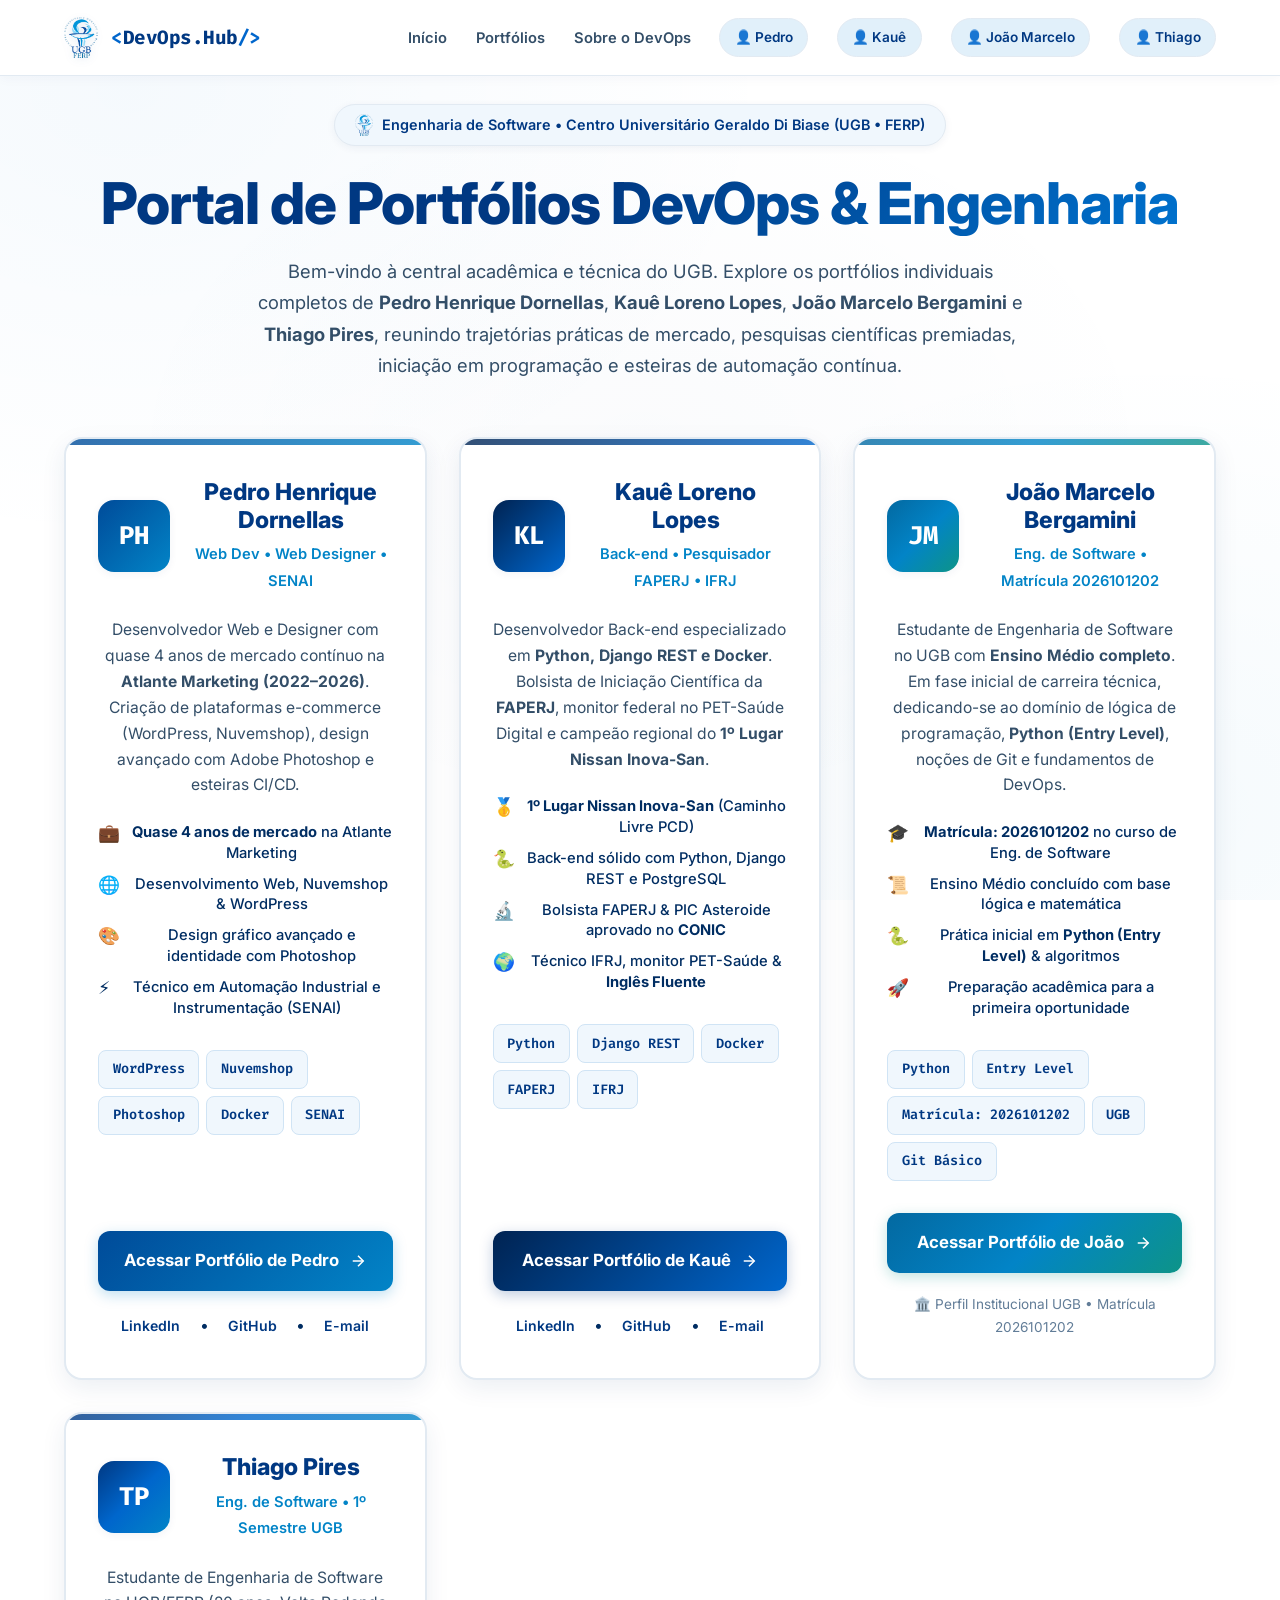
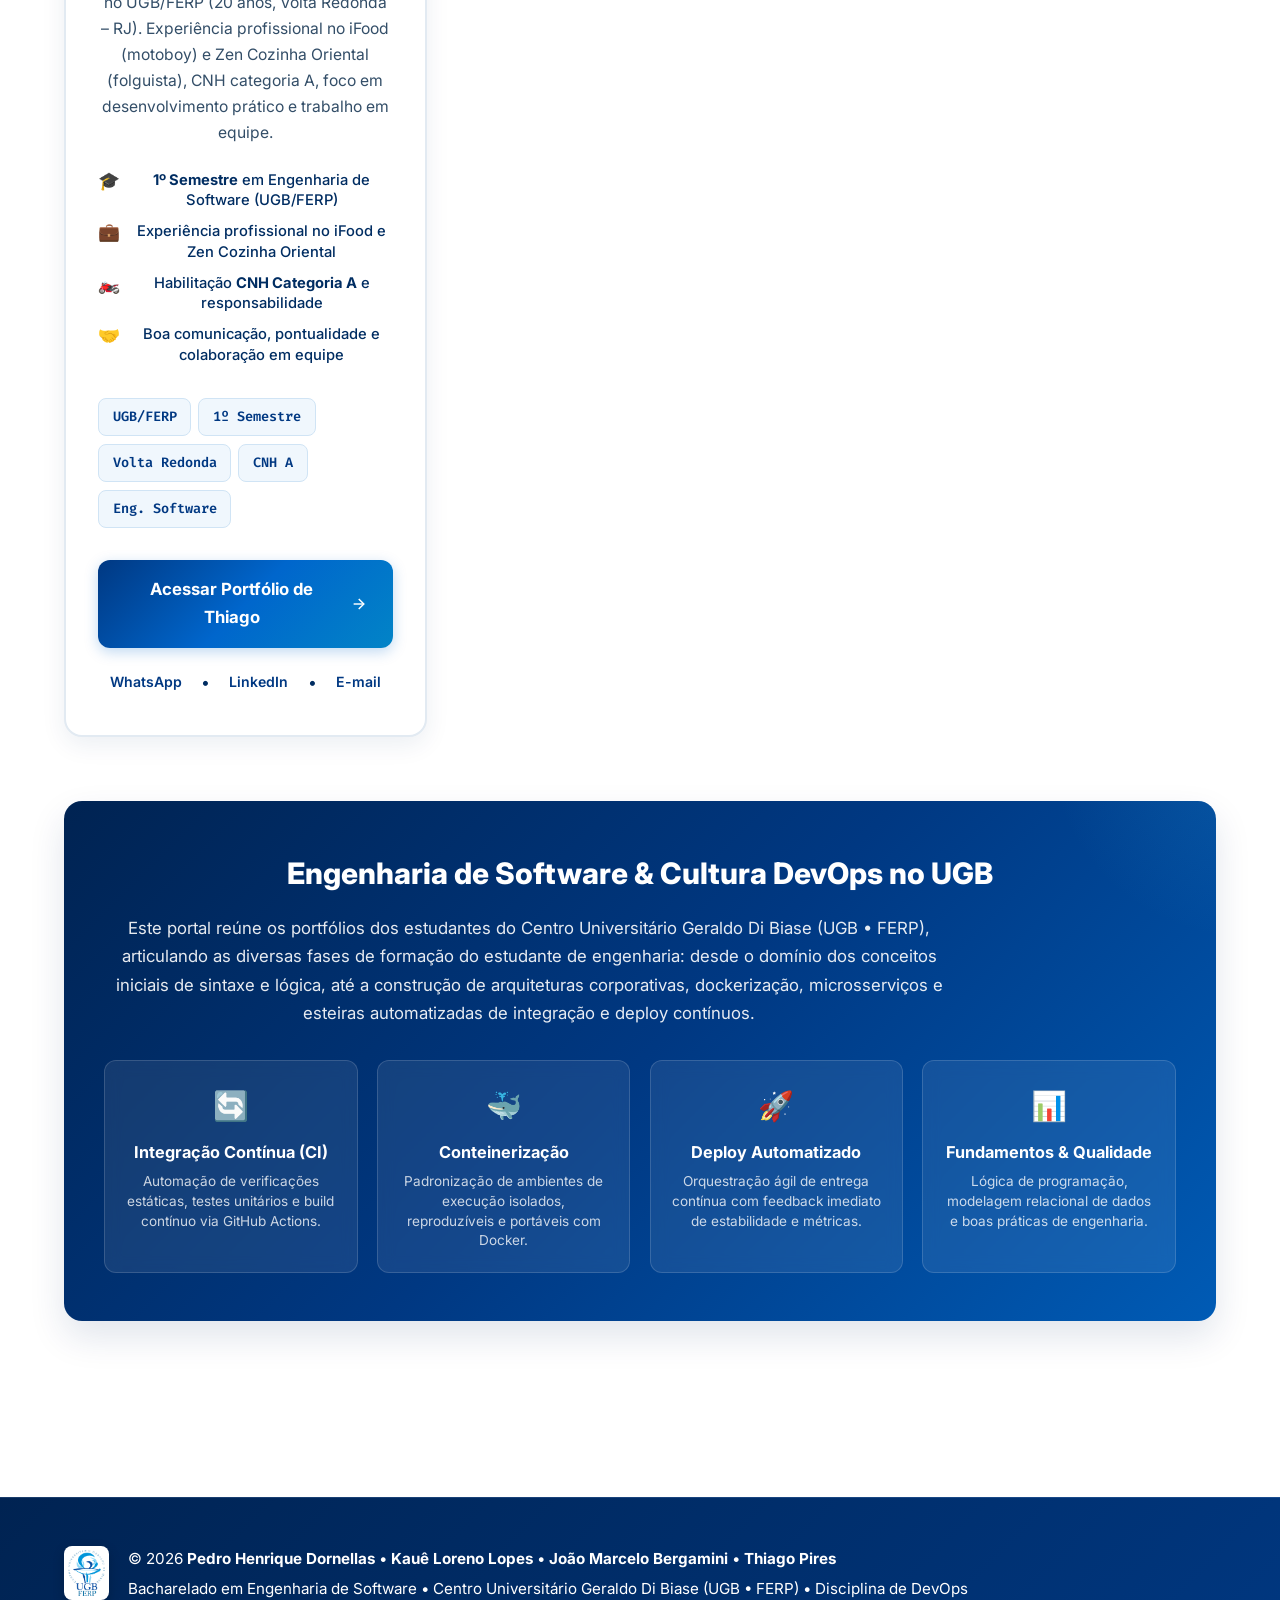
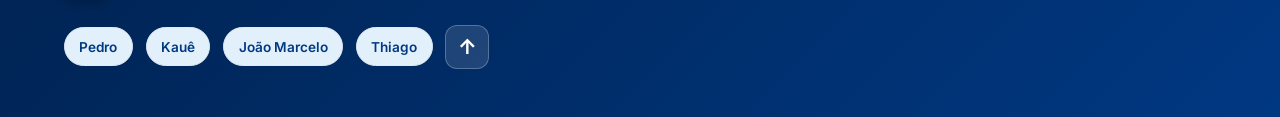
<file: index.html>
<!DOCTYPE html>
<html lang="pt-BR">

<head>
    <meta charset="UTF-8">
    <meta name="viewport" content="width=device-width, initial-scale=1.0">
    <meta name="description"
        content="Portal de Portfólios Acadêmicos e Técnicos de Engenharia de Software & DevOps - Pedro Henrique, Kauê Loreno, João Marcelo e Thiago Pires | UGB FERP">
    <title>Portal de Portfólios • Pedro, Kauê, João Marcelo &amp; Thiago | Eng. Software UGB</title>
    <!-- Google Fonts -->
    <link rel="preconnect" href="https://fonts.googleapis.com">
    <link rel="preconnect" href="https://fonts.gstatic.com" crossorigin>
    <link
        href="https://fonts.googleapis.com/css2?family=Fira+Code:wght@400;500;600;700&family=Inter:wght@300;400;500;600;700;800&display=swap"
        rel="stylesheet">
    <!-- Favicon com Logo UGB -->
    <link rel="icon" type="image/png" href="logo_ugb.png">
    <!-- Folha de Estilos Exclusiva em CSS -->
    <link rel="stylesheet" href="style.css">
</head>

<body>

    <!-- ================= NAVBAR ================= -->
    <header class="header" id="header">
        <nav class="nav container">
            <a href="#portal" class="nav-logo">
                <img src="logo_ugb.png" alt="Logo UGB FERP" class="nav-logo-img">
                <span class="nav-logo-text"><span class="logo-bracket">&lt;</span>DevOps<span class="logo-accent">.Hub</span><span
                        class="logo-bracket">/&gt;</span></span>
            </a>

            <!-- Toggle de Menu Mobile (CSS Puro com Checkbox) -->
            <input type="checkbox" id="nav-toggle" class="nav-toggle-checkbox">
            <label for="nav-toggle" class="nav-toggle-label" aria-label="Abrir Menu">
                <span class="hamburger"></span>
            </label>

            <div class="nav-menu">
                <ul class="nav-list">
                    <li class="nav-item"><a href="#portal" class="nav-link">Início</a></li>
                    <li class="nav-item"><a href="#portfolios" class="nav-link">Portfólios</a></li>
                    <li class="nav-item"><a href="#devops" class="nav-link">Sobre o DevOps</a></li>
                    <li class="nav-item"><a href="http://phdornellas.ugbio.com.br" class="nav-link-switch" title="Acessar portfólio de Pedro Henrique">👤 Pedro</a></li>
                    <li class="nav-item"><a href="http://kaueloreno.ugbio.com.br" class="nav-link-switch" title="Acessar portfólio de Kauê Loreno">👤 Kauê</a></li>
                    <li class="nav-item"><a href="http://joao-marcelo.ugbio.com.br" class="nav-link-switch" title="Acessar portfólio de João Marcelo">👤 João Marcelo</a></li>
                    <li class="nav-item"><a href="http://thiago-pires.ugbio.com.br" class="nav-link-switch" title="Acessar portfólio de Thiago Pires">👤 Thiago</a></li>
                </ul>
            </div>
        </nav>
    </header>

    <main id="portal">
        <!-- ================= PORTAL HERO ================= -->
        <section class="portal-hero">
            <div class="container">
                <div class="portal-header-badge">
                    <img src="logo_ugb.png" alt="Logo UGB" class="badge-logo-img">
                    <span>Engenharia de Software • Centro Universitário Geraldo Di Biase (UGB • FERP)</span>
                </div>
                <h1 class="portal-title">
                    Portal de Portfólios <span class="gradient-text">DevOps &amp; Engenharia</span>
                </h1>
                <p class="portal-subtitle">
                    Bem-vindo à central acadêmica e técnica do UGB. Explore os portfólios individuais completos de
                    <strong>Pedro Henrique Dornellas</strong>, <strong>Kauê Loreno Lopes</strong>, <strong>João Marcelo Bergamini</strong>
                    e <strong>Thiago Pires</strong>, reunindo trajetórias práticas de mercado, pesquisas científicas premiadas,
                    iniciação em programação e esteiras de automação contínua.
                </p>

                <!-- Cards de Seleção dos 4 Alunos -->
                <div class="portal-grid-4" id="portfolios">
                    <!-- Card 1: Pedro Henrique -->
                    <div class="portal-card ph-card">
                        <div>
                            <div class="portal-card-top">
                                <div class="portal-avatar ph-gradient">PH</div>
                                <div class="portal-info">
                                    <h3>Pedro Henrique Dornellas</h3>
                                    <span class="portal-role">Web Dev • Web Designer • SENAI</span>
                                </div>
                            </div>

                            <p class="portal-bio">
                                Desenvolvedor Web e Designer com quase 4 anos de mercado contínuo na <strong>Atlante Marketing (2022–2026)</strong>.
                                Criação de plataformas e-commerce (WordPress, Nuvemshop), design avançado com Adobe Photoshop e esteiras CI/CD.
                            </p>

                            <div class="portal-features-list">
                                <div class="portal-feature-item">
                                    <span class="portal-feature-icon">💼</span>
                                    <span><strong>Quase 4 anos de mercado</strong> na Atlante Marketing</span>
                                </div>
                                <div class="portal-feature-item">
                                    <span class="portal-feature-icon">🌐</span>
                                    <span>Desenvolvimento Web, Nuvemshop &amp; WordPress</span>
                                </div>
                                <div class="portal-feature-item">
                                    <span class="portal-feature-icon">🎨</span>
                                    <span>Design gráfico avançado e identidade com Photoshop</span>
                                </div>
                                <div class="portal-feature-item">
                                    <span class="portal-feature-icon">⚡</span>
                                    <span>Técnico em Automação Industrial e Instrumentação (SENAI)</span>
                                </div>
                            </div>

                            <div class="portal-card-tags">
                                <span class="badge">WordPress</span>
                                <span class="badge">Nuvemshop</span>
                                <span class="badge">Photoshop</span>
                                <span class="badge">Docker</span>
                                <span class="badge">SENAI</span>
                            </div>
                        </div>

                        <div class="portal-actions">
                            <a href="http://phdornellas.ugbio.com.br" class="portal-btn-primary ph-btn">
                                Acessar Portfólio de Pedro
                                <svg class="btn-icon" viewBox="0 0 24 24" fill="none" stroke="currentColor" stroke-width="2">
                                    <line x1="5" y1="12" x2="19" y2="12"></line>
                                    <polyline points="12 5 19 12 12 19"></polyline>
                                </svg>
                            </a>
                            <div class="portal-quick-socials">
                                <a href="https://www.linkedin.com/in/pedro-henrique-dornellas/" target="_blank" rel="noopener noreferrer">LinkedIn</a>
                                <span>•</span>
                                <a href="https://github.com/dornellasz93" target="_blank" rel="noopener noreferrer">GitHub</a>
                                <span>•</span>
                                <a href="mailto:dornellas.profissional@gmail.com">E-mail</a>
                            </div>
                        </div>
                    </div>

                    <!-- Card 2: Kauê Loreno -->
                    <div class="portal-card kl-card">
                        <div>
                            <div class="portal-card-top">
                                <div class="portal-avatar kl-gradient">KL</div>
                                <div class="portal-info">
                                    <h3>Kauê Loreno Lopes</h3>
                                    <span class="portal-role">Back-end • Pesquisador FAPERJ • IFRJ</span>
                                </div>
                            </div>

                            <p class="portal-bio">
                                Desenvolvedor Back-end especializado em <strong>Python, Django REST e Docker</strong>.
                                Bolsista de Iniciação Científica da <strong>FAPERJ</strong>, monitor federal no PET-Saúde Digital e
                                campeão regional do <strong>1º Lugar Nissan Inova-San</strong>.
                            </p>

                            <div class="portal-features-list">
                                <div class="portal-feature-item">
                                    <span class="portal-feature-icon">🥇</span>
                                    <span><strong>1º Lugar Nissan Inova-San</strong> (Caminho Livre PCD)</span>
                                </div>
                                <div class="portal-feature-item">
                                    <span class="portal-feature-icon">🐍</span>
                                    <span>Back-end sólido com Python, Django REST e PostgreSQL</span>
                                </div>
                                <div class="portal-feature-item">
                                    <span class="portal-feature-icon">🔬</span>
                                    <span>Bolsista FAPERJ &amp; PIC Asteroide aprovado no <strong>CONIC</strong></span>
                                </div>
                                <div class="portal-feature-item">
                                    <span class="portal-feature-icon">🌍</span>
                                    <span>Técnico IFRJ, monitor PET-Saúde &amp; <strong>Inglês Fluente</strong></span>
                                </div>
                            </div>

                            <div class="portal-card-tags">
                                <span class="badge">Python</span>
                                <span class="badge">Django REST</span>
                                <span class="badge">Docker</span>
                                <span class="badge">FAPERJ</span>
                                <span class="badge">IFRJ</span>
                            </div>
                        </div>

                        <div class="portal-actions">
                            <a href="http://kaueloreno.ugbio.com.br" class="portal-btn-primary kl-btn">
                                Acessar Portfólio de Kauê
                                <svg class="btn-icon" viewBox="0 0 24 24" fill="none" stroke="currentColor" stroke-width="2">
                                    <line x1="5" y1="12" x2="19" y2="12"></line>
                                    <polyline points="12 5 19 12 12 19"></polyline>
                                </svg>
                            </a>
                            <div class="portal-quick-socials">
                                <a href="https://linkedin.com/in/kaueloreno" target="_blank" rel="noopener noreferrer">LinkedIn</a>
                                <span>•</span>
                                <a href="https://github.com/ArchKeyor" target="_blank" rel="noopener noreferrer">GitHub</a>
                                <span>•</span>
                                <a href="mailto:lorenokaue3p@gmail.com">E-mail</a>
                            </div>
                        </div>
                    </div>

                    <!-- Card 3: João Marcelo Bergamini -->
                    <div class="portal-card jm-card">
                        <div>
                            <div class="portal-card-top">
                                <div class="portal-avatar jm-gradient">JM</div>
                                <div class="portal-info">
                                    <h3>João Marcelo Bergamini</h3>
                                    <span class="portal-role">Eng. de Software • Matrícula 2026101202</span>
                                </div>
                            </div>

                            <p class="portal-bio">
                                Estudante de Engenharia de Software no UGB com <strong>Ensino Médio completo</strong>.
                                Em fase inicial de carreira técnica, dedicando-se ao domínio de lógica de programação,
                                <strong>Python (Entry Level)</strong>, noções de Git e fundamentos de DevOps.
                            </p>

                            <div class="portal-features-list">
                                <div class="portal-feature-item">
                                    <span class="portal-feature-icon">🎓</span>
                                    <span><strong>Matrícula: 2026101202</strong> no curso de Eng. de Software</span>
                                </div>
                                <div class="portal-feature-item">
                                    <span class="portal-feature-icon">📜</span>
                                    <span>Ensino Médio concluído com base lógica e matemática</span>
                                </div>
                                <div class="portal-feature-item">
                                    <span class="portal-feature-icon">🐍</span>
                                    <span>Prática inicial em <strong>Python (Entry Level)</strong> &amp; algoritmos</span>
                                </div>
                                <div class="portal-feature-item">
                                    <span class="portal-feature-icon">🚀</span>
                                    <span>Preparação acadêmica para a primeira oportunidade</span>
                                </div>
                            </div>

                            <div class="portal-card-tags">
                                <span class="badge">Python</span>
                                <span class="badge">Entry Level</span>
                                <span class="badge">Matrícula: 2026101202</span>
                                <span class="badge">UGB</span>
                                <span class="badge">Git Básico</span>
                            </div>
                        </div>

                        <div class="portal-actions">
                            <a href="http://joao-marcelo.ugbio.com.br" class="portal-btn-primary jm-btn">
                                Acessar Portfólio de João
                                <svg class="btn-icon" viewBox="0 0 24 24" fill="none" stroke="currentColor" stroke-width="2">
                                    <line x1="5" y1="12" x2="19" y2="12"></line>
                                    <polyline points="12 5 19 12 12 19"></polyline>
                                </svg>
                            </a>
                            <div class="portal-quick-socials">
                                <span style="font-size: 0.85rem; color: var(--text-muted);">
                                    🏛️ Perfil Institucional UGB • Matrícula 2026101202
                                </span>
                            </div>
                        </div>
                    </div>

                    <!-- Card 4: Thiago Pires -->
                    <div class="portal-card tp-card">
                        <div>
                            <div class="portal-card-top">
                                <div class="portal-avatar tp-gradient">TP</div>
                                <div class="portal-info">
                                    <h3>Thiago Pires</h3>
                                    <span class="portal-role">Eng. de Software • 1º Semestre UGB</span>
                                </div>
                            </div>

                            <p class="portal-bio">
                                Estudante de Engenharia de Software no UGB/FERP (20 anos, Volta Redonda – RJ).
                                Experiência profissional no iFood (motoboy) e Zen Cozinha Oriental (folguista),
                                CNH categoria A, foco em desenvolvimento prático e trabalho em equipe.
                            </p>

                            <div class="portal-features-list">
                                <div class="portal-feature-item">
                                    <span class="portal-feature-icon">🎓</span>
                                    <span><strong>1º Semestre</strong> em Engenharia de Software (UGB/FERP)</span>
                                </div>
                                <div class="portal-feature-item">
                                    <span class="portal-feature-icon">💼</span>
                                    <span>Experiência profissional no iFood e Zen Cozinha Oriental</span>
                                </div>
                                <div class="portal-feature-item">
                                    <span class="portal-feature-icon">🏍️</span>
                                    <span>Habilitação <strong>CNH Categoria A</strong> e responsabilidade</span>
                                </div>
                                <div class="portal-feature-item">
                                    <span class="portal-feature-icon">🤝</span>
                                    <span>Boa comunicação, pontualidade e colaboração em equipe</span>
                                </div>
                            </div>

                            <div class="portal-card-tags">
                                <span class="badge">UGB/FERP</span>
                                <span class="badge">1º Semestre</span>
                                <span class="badge">Volta Redonda</span>
                                <span class="badge">CNH A</span>
                                <span class="badge">Eng. Software</span>
                            </div>
                        </div>

                        <div class="portal-actions">
                            <a href="http://thiago-pires.ugbio.com.br" class="portal-btn-primary tp-btn">
                                Acessar Portfólio de Thiago
                                <svg class="btn-icon" viewBox="0 0 24 24" fill="none" stroke="currentColor" stroke-width="2">
                                    <line x1="5" y1="12" x2="19" y2="12"></line>
                                    <polyline points="12 5 19 12 12 19"></polyline>
                                </svg>
                            </a>
                            <div class="portal-quick-socials">
                                <a href="https://wa.me/5524993180240" target="_blank" rel="noopener noreferrer">WhatsApp</a>
                                <span>•</span>
                                <a href="https://www.linkedin.com/in/thiago-pires" target="_blank" rel="noopener noreferrer">LinkedIn</a>
                                <span>•</span>
                                <a href="mailto:thiagopires1605@gmail.com">E-mail</a>
                            </div>
                        </div>
                    </div>
                </div>

                <!-- Banner de Contexto da Disciplina de DevOps -->
                <div class="portal-devops-overview" id="devops">
                    <div class="portal-devops-content">
                        <h2>Engenharia de Software &amp; Cultura DevOps no UGB</h2>
                        <p>
                            Este portal reúne os portfólios dos estudantes do Centro Universitário Geraldo Di Biase (UGB • FERP),
                            articulando as diversas fases de formação do estudante de engenharia: desde o domínio dos conceitos
                            iniciais de sintaxe e lógica, até a construção de arquiteturas corporativas, dockerização,
                            microsserviços e esteiras automatizadas de integração e deploy contínuos.
                        </p>

                        <div class="portal-devops-pillars">
                            <div class="portal-pillar-card">
                                <div class="portal-pillar-icon">🔄</div>
                                <h4>Integração Contínua (CI)</h4>
                                <p>Automação de verificações estáticas, testes unitários e build contínuo via GitHub Actions.</p>
                            </div>
                            <div class="portal-pillar-card">
                                <div class="portal-pillar-icon">🐳</div>
                                <h4>Conteinerização</h4>
                                <p>Padronização de ambientes de execução isolados, reproduzíveis e portáveis com Docker.</p>
                            </div>
                            <div class="portal-pillar-card">
                                <div class="portal-pillar-icon">🚀</div>
                                <h4>Deploy Automatizado</h4>
                                <p>Orquestração ágil de entrega contínua com feedback imediato de estabilidade e métricas.</p>
                            </div>
                            <div class="portal-pillar-card">
                                <div class="portal-pillar-icon">📊</div>
                                <h4>Fundamentos &amp; Qualidade</h4>
                                <p>Lógica de programação, modelagem relacional de dados e boas práticas de engenharia.</p>
                            </div>
                        </div>
                    </div>
                </div>
            </div>
        </section>
    </main>

    <!-- ================= FOOTER ================= -->
    <footer class="footer">
        <div class="container footer-content">
            <div class="footer-brand">
                <img src="logo_ugb.png" alt="Logo UGB FERP" class="footer-ugb-logo">
                <div class="footer-text">
                    <p>&copy; 2026 <strong>Pedro Henrique Dornellas</strong> • <strong>Kauê Loreno Lopes</strong> • <strong>João Marcelo Bergamini</strong> • <strong>Thiago Pires</strong></p>
                    <p class="footer-sub">Bacharelado em Engenharia de Software • Centro Universitário Geraldo Di Biase (UGB • FERP)
                        • Disciplina de DevOps</p>
                </div>
            </div>
            <div style="display: flex; gap: 0.8rem; align-items: center; flex-wrap: wrap;">
                <a href="http://phdornellas.ugbio.com.br" class="nav-link-switch">Pedro</a>
                <a href="http://kaueloreno.ugbio.com.br" class="nav-link-switch">Kauê</a>
                <a href="http://joao-marcelo.ugbio.com.br" class="nav-link-switch">João Marcelo</a>
                <a href="http://thiago-pires.ugbio.com.br" class="nav-link-switch">Thiago</a>
                <a href="#portal" class="back-to-top" title="Voltar ao Topo" aria-label="Voltar ao Topo">↑</a>
            </div>
        </div>
    </footer>

</body>

</html>
</file>
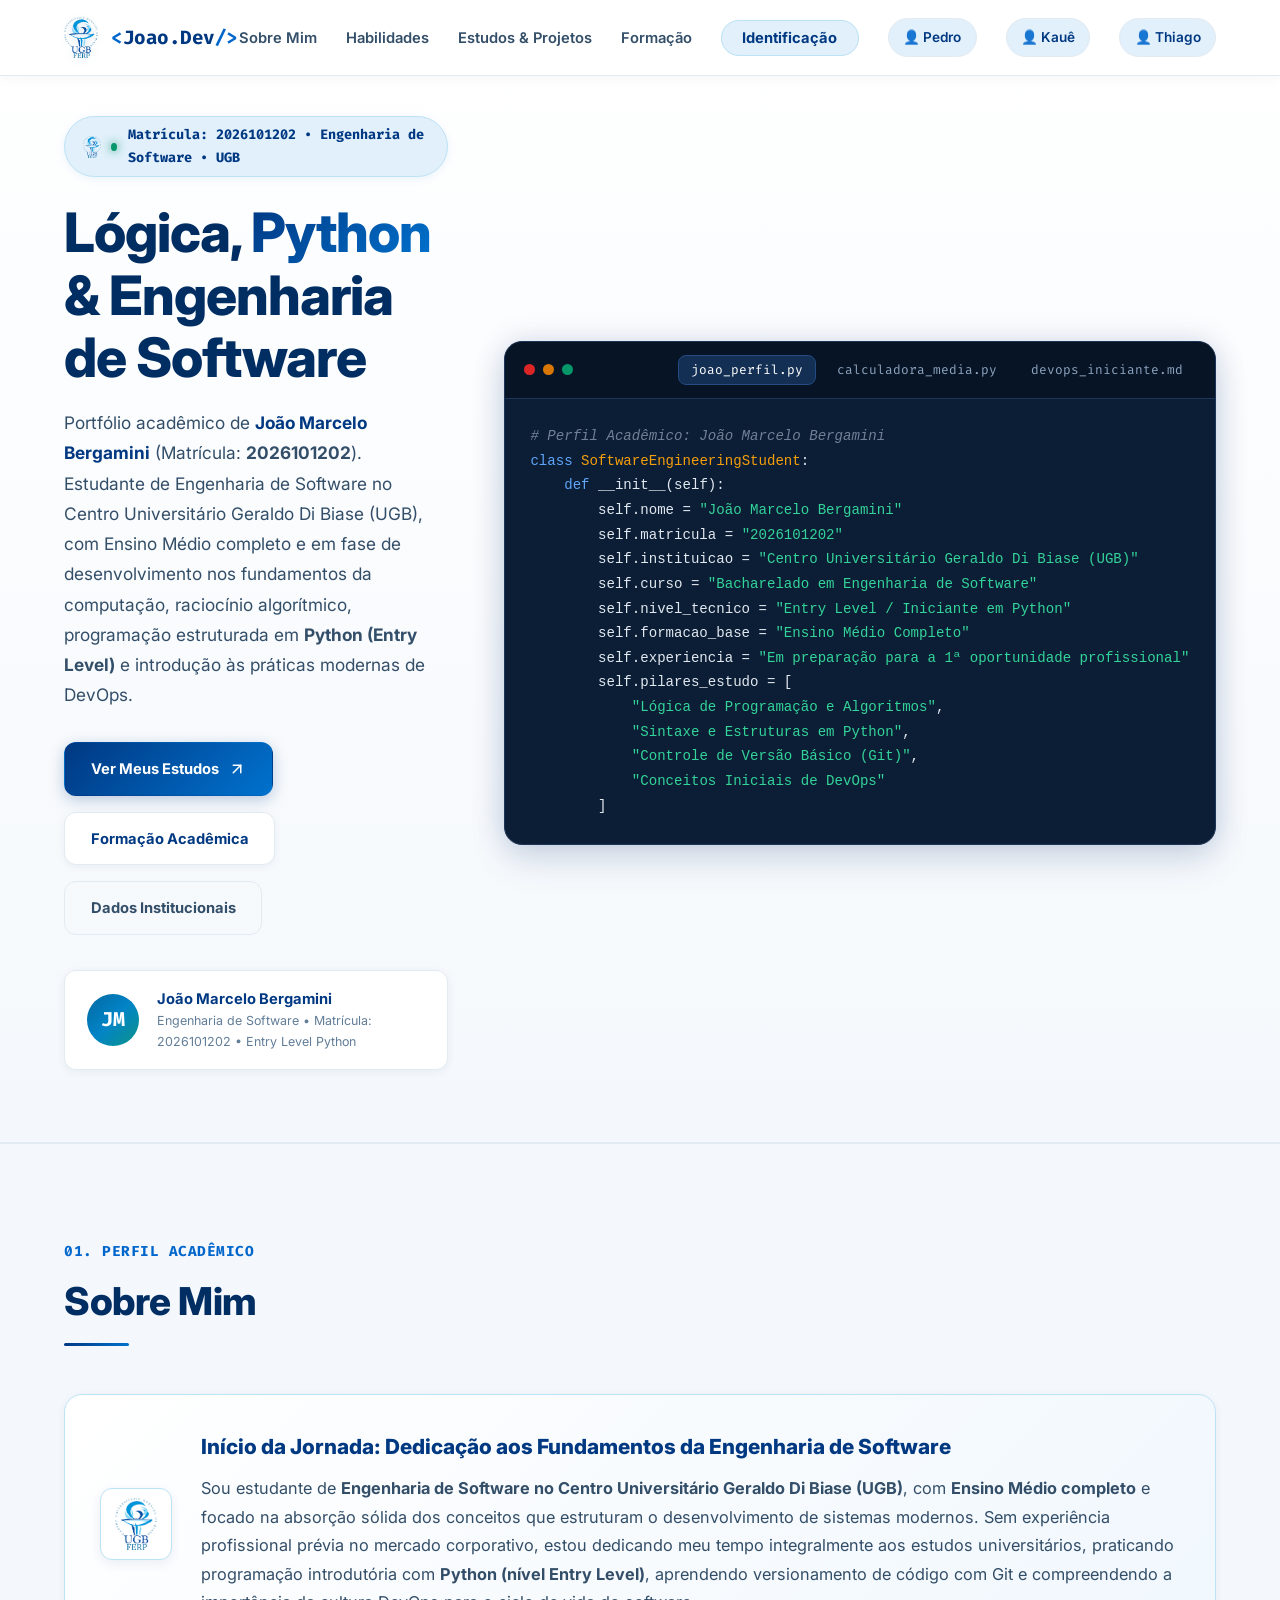
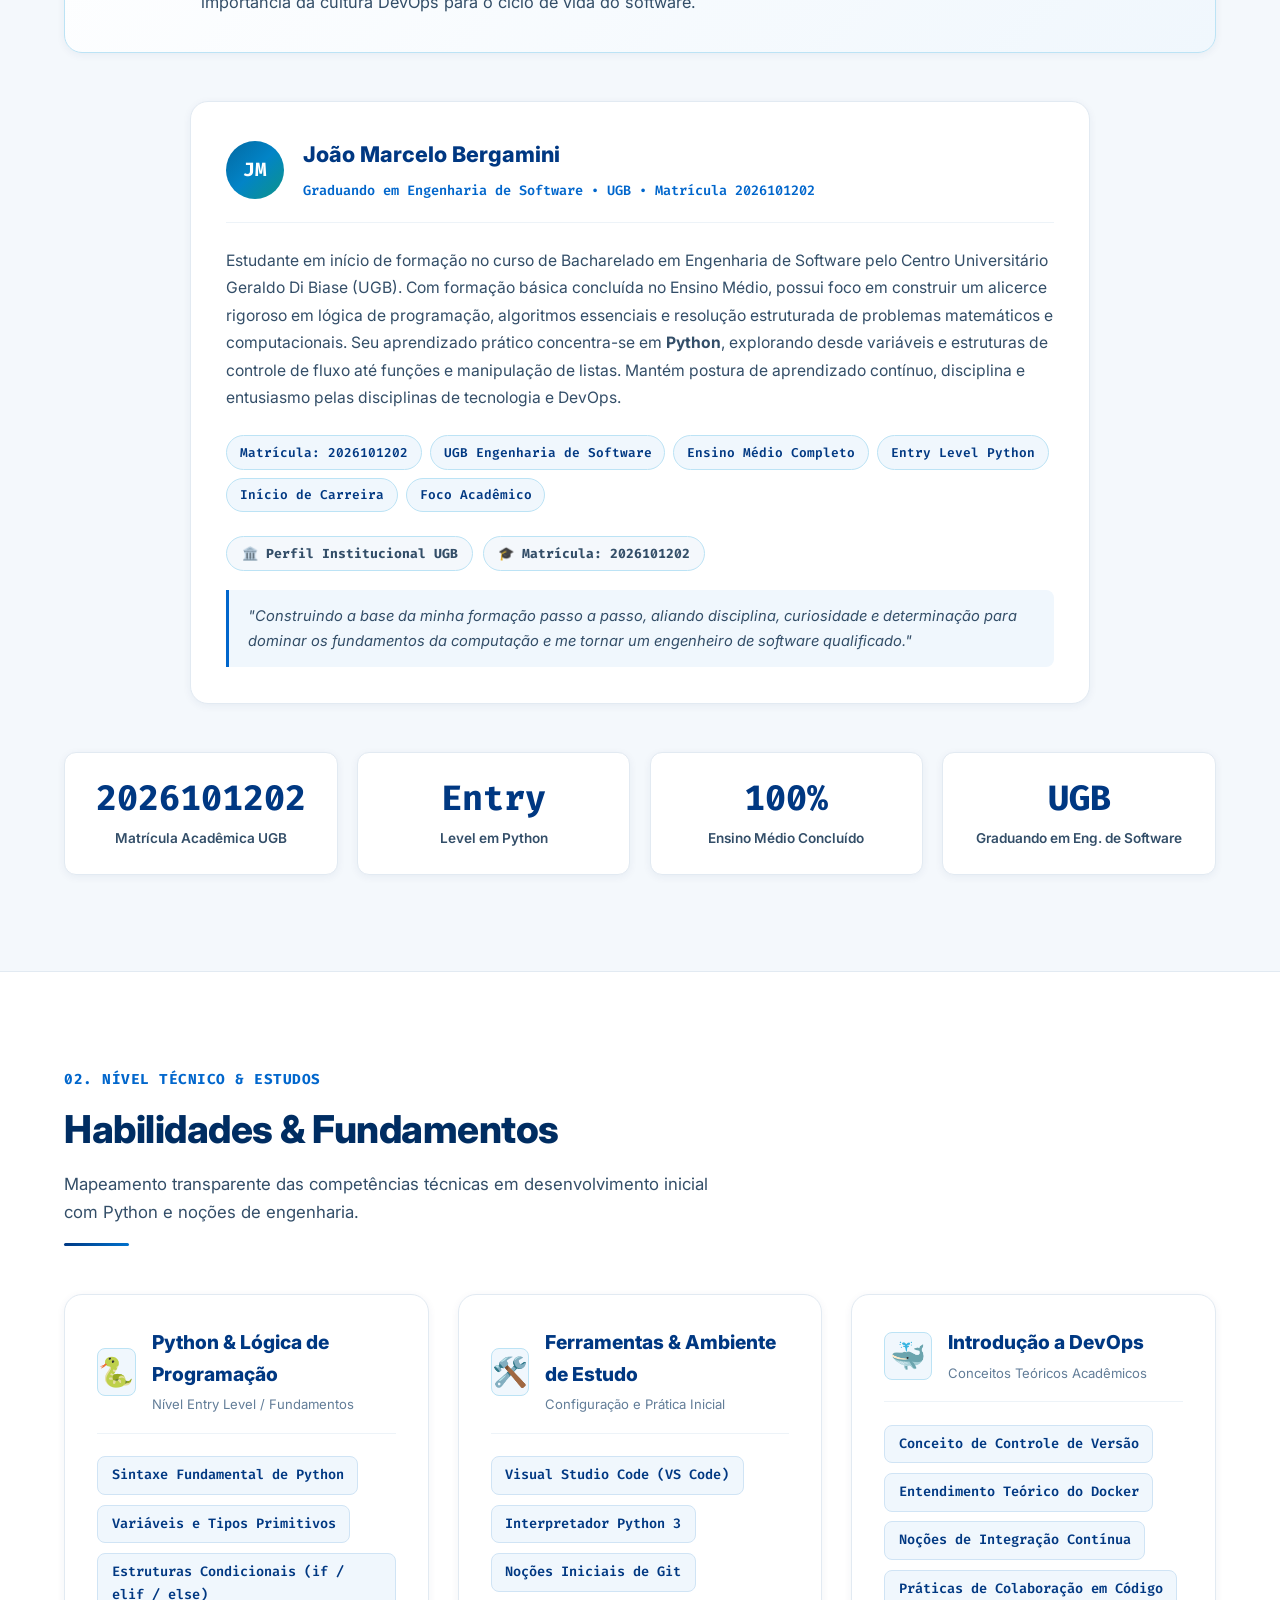
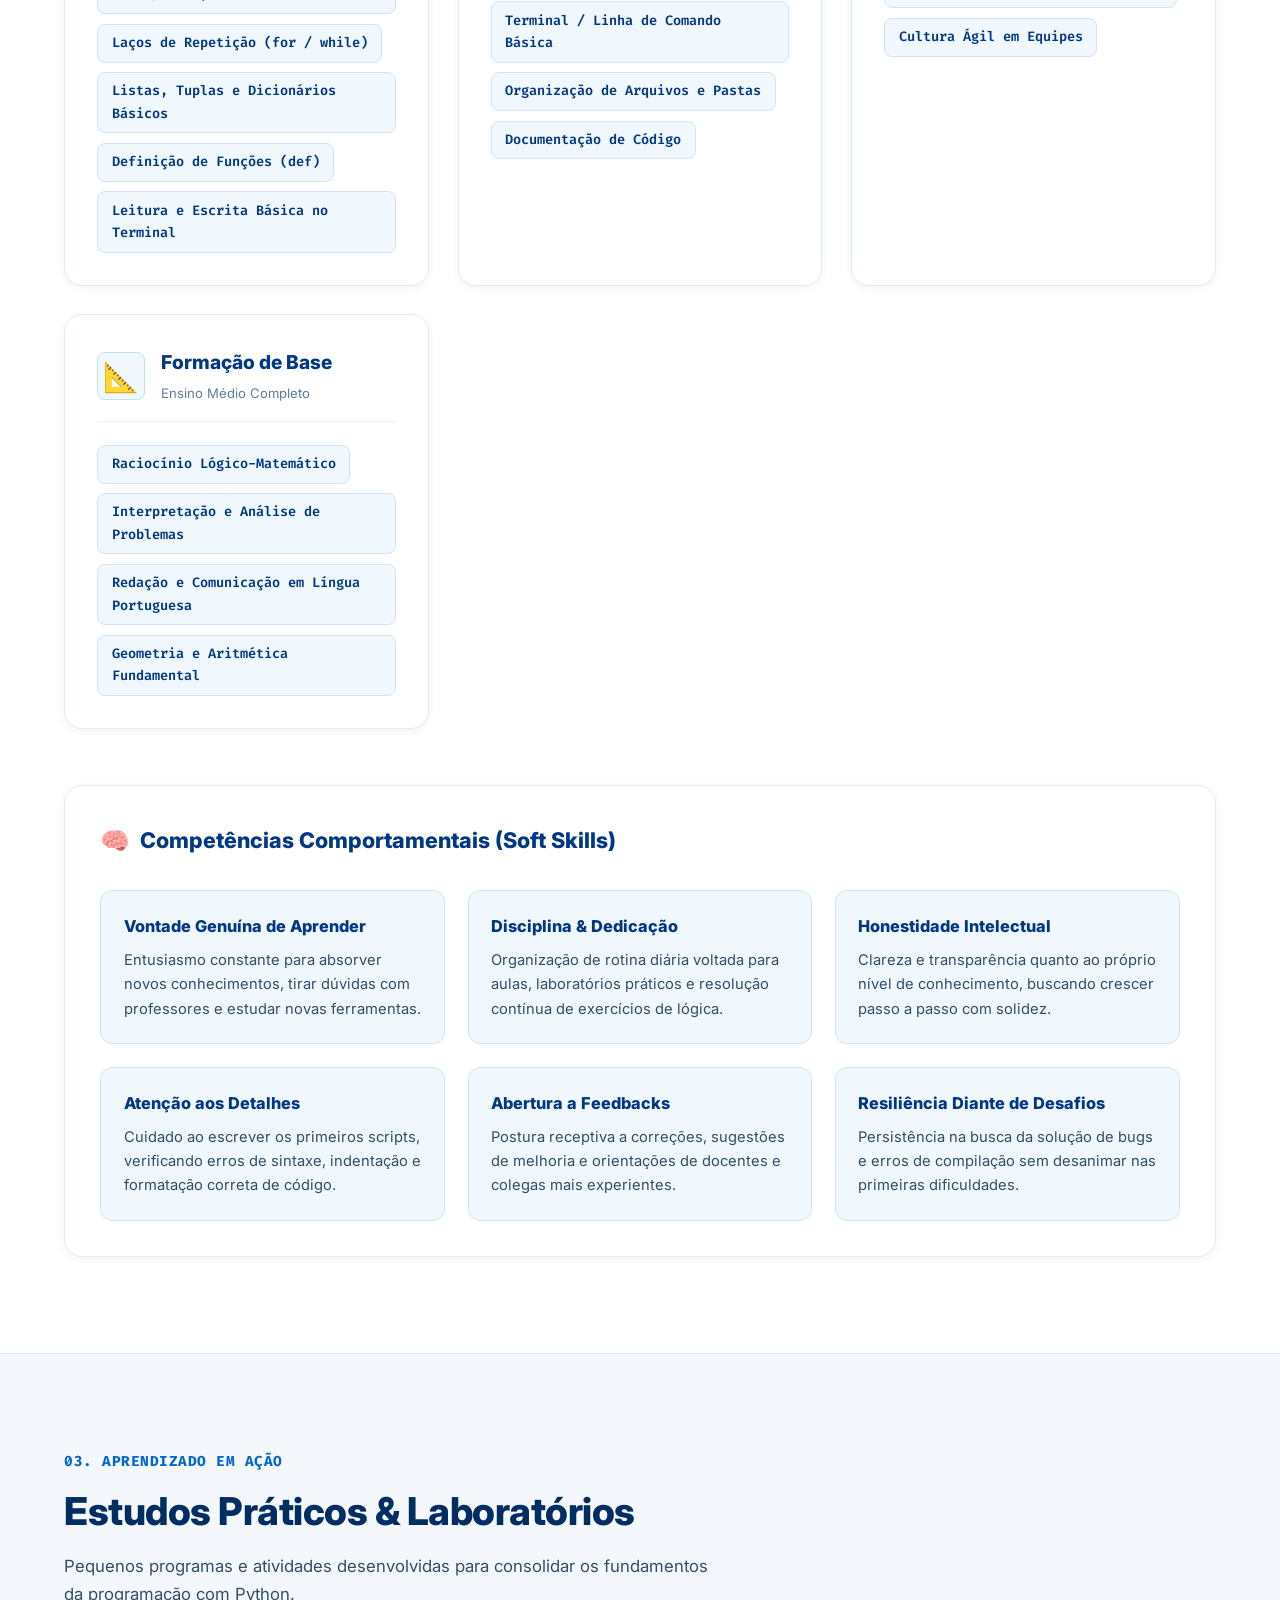
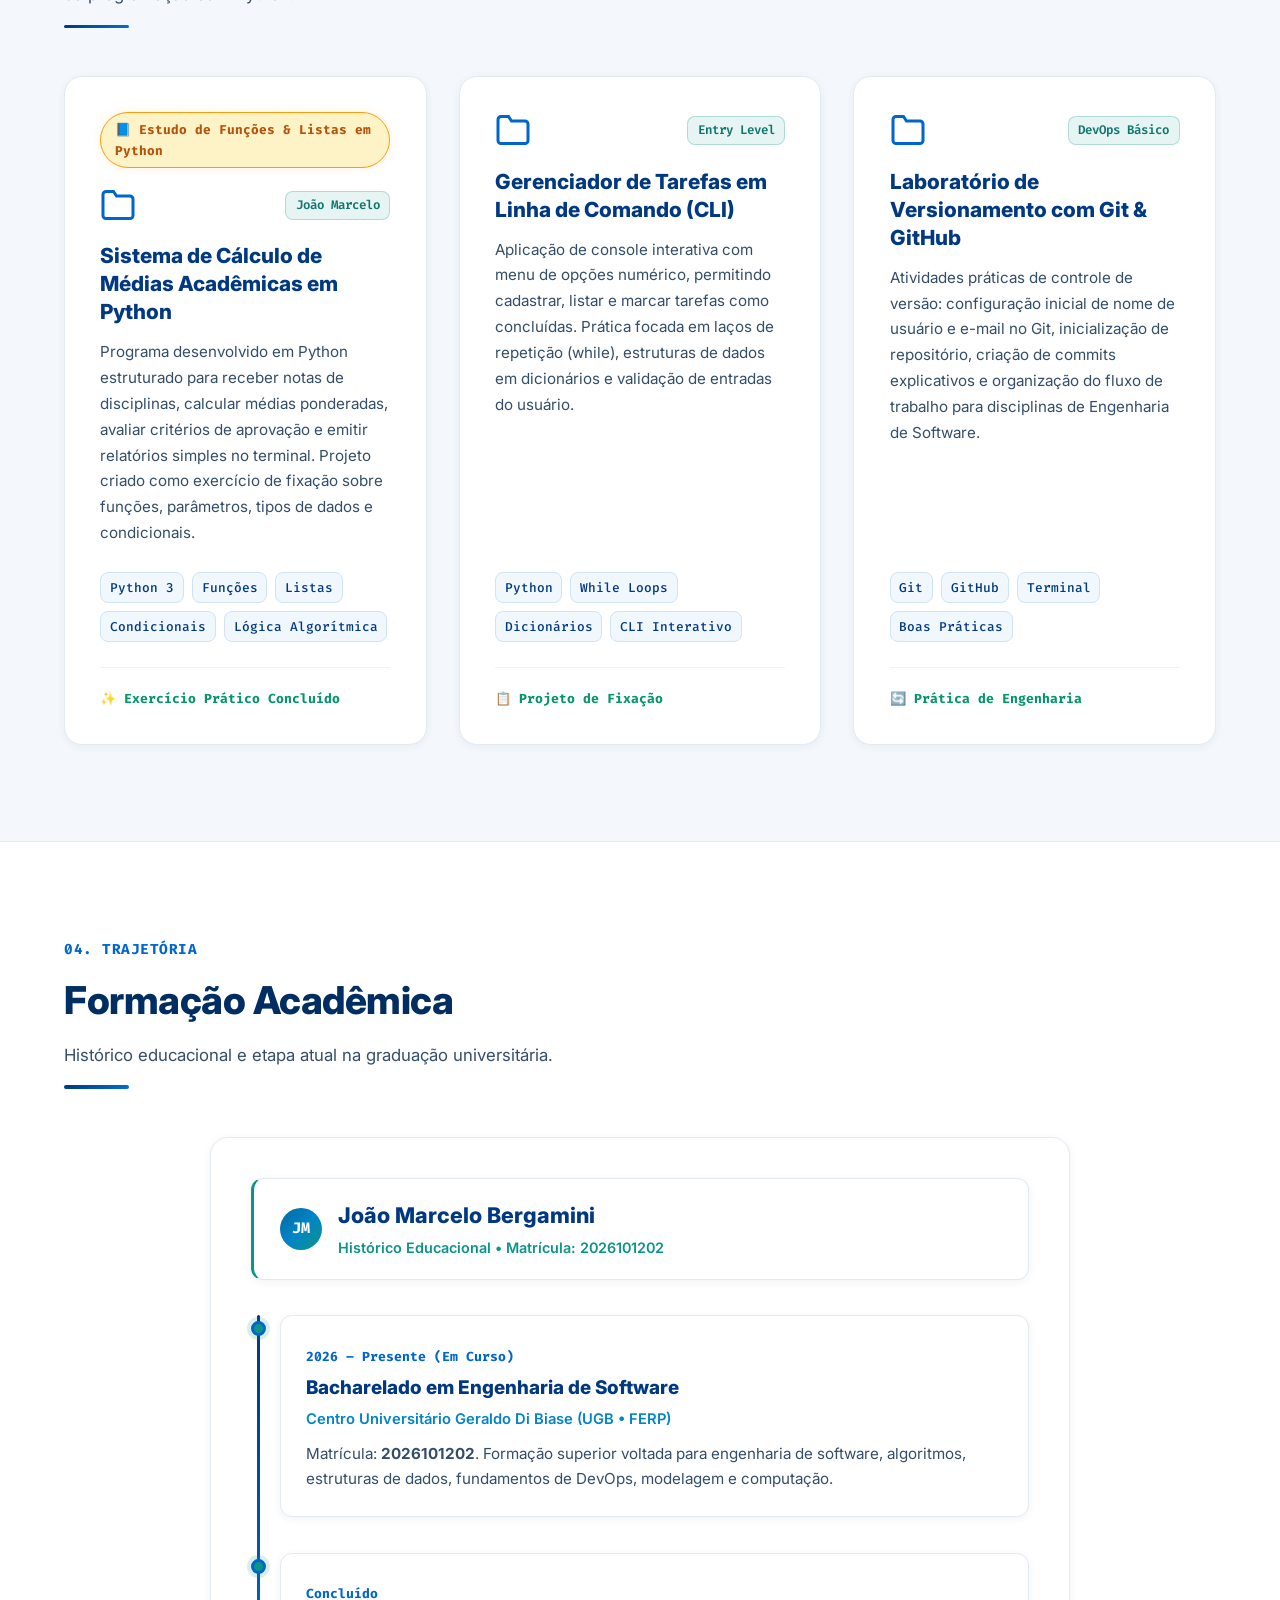
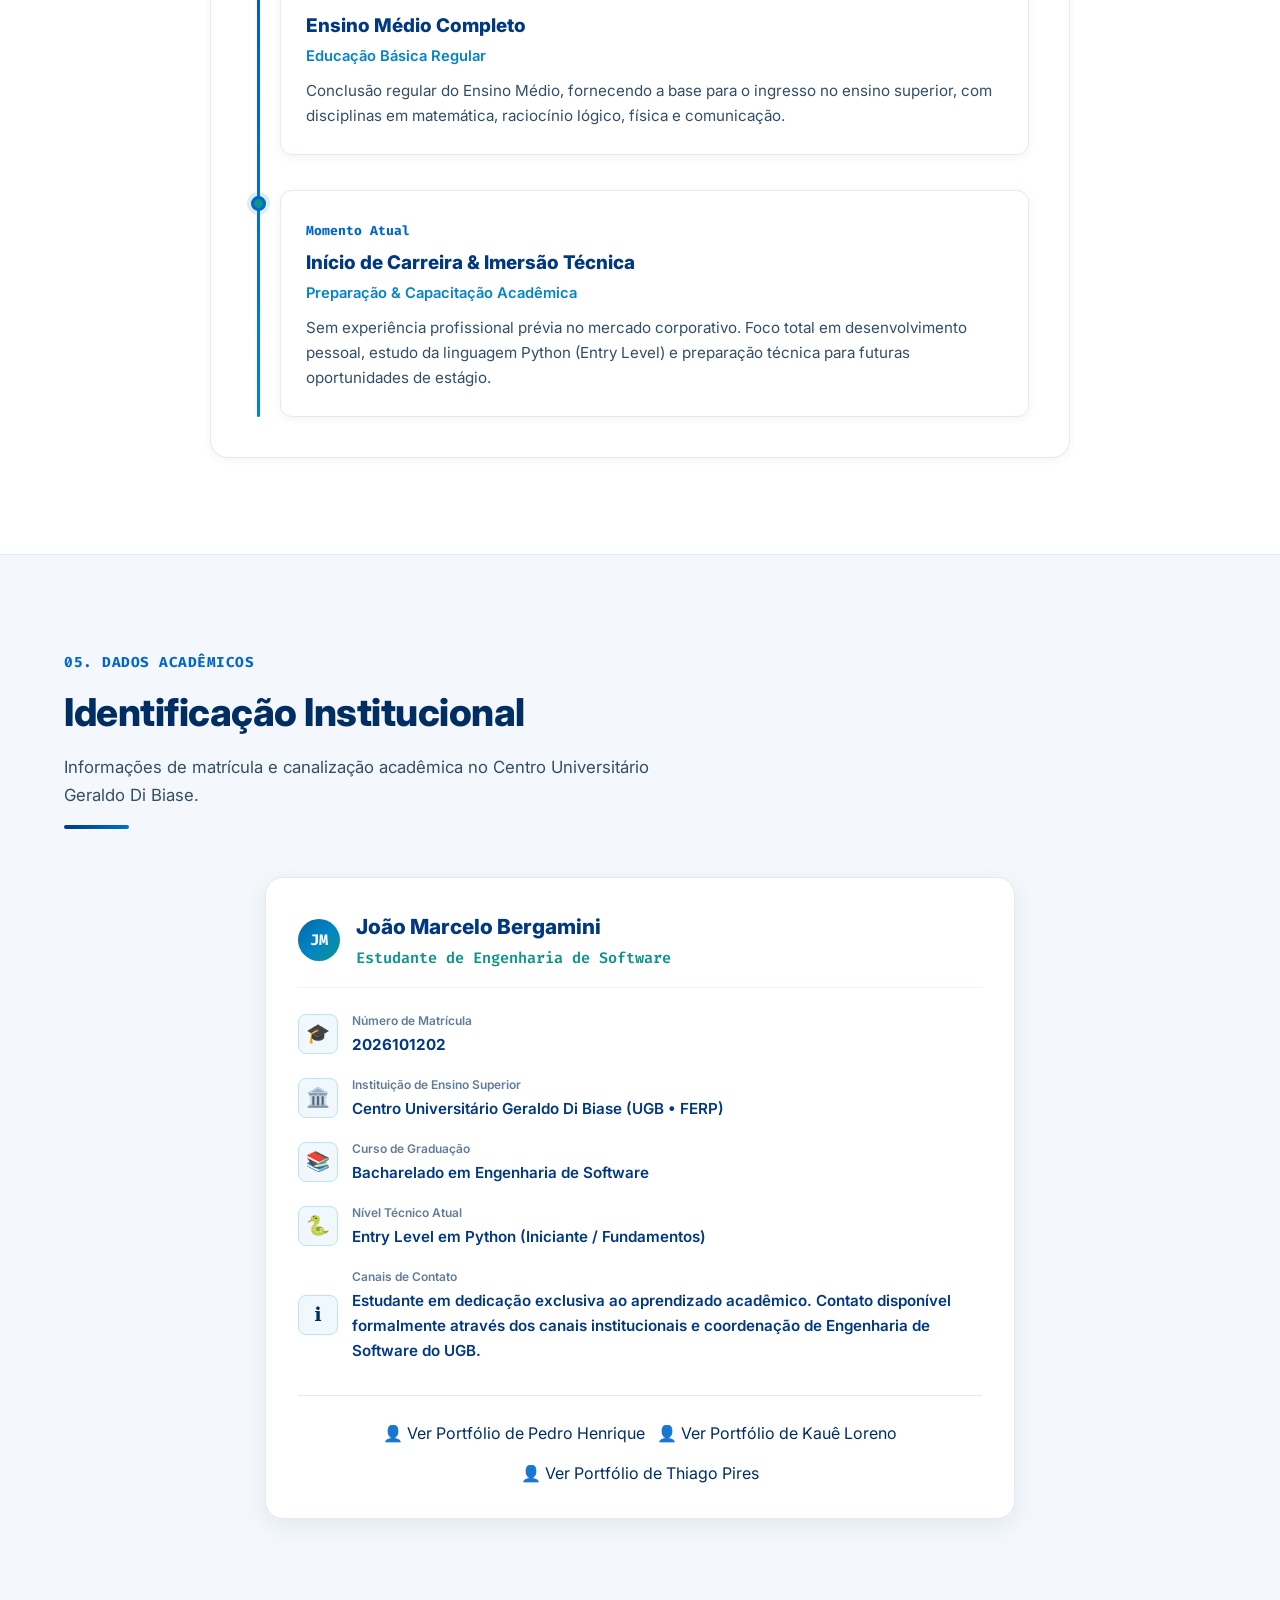
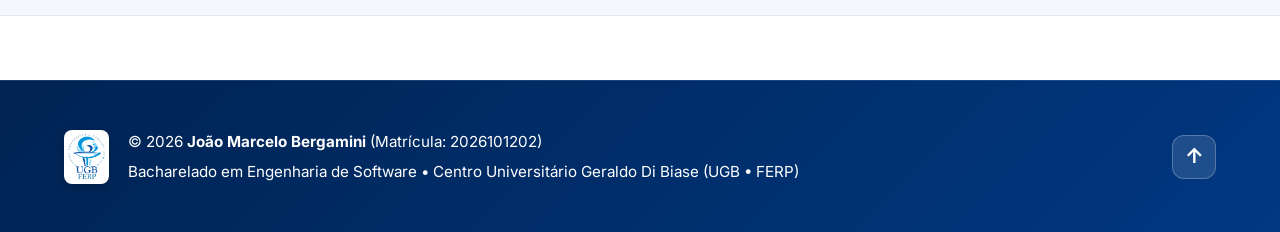
<file: joao/index.html>
<!DOCTYPE html>
<html lang="pt-BR">

<head>
    <meta charset="UTF-8">
    <meta name="viewport" content="width=device-width, initial-scale=1.0">
    <meta name="description"
        content="Portfólio Acadêmico de João Marcelo Bergamini - Matrícula 2026101202 • Estudante de Engenharia de Software | UGB">
    <title>João Marcelo Bergamini • Portfólio de Engenharia de Software | UGB</title>
    <!-- Google Fonts -->
    <link rel="preconnect" href="https://fonts.googleapis.com">
    <link rel="preconnect" href="https://fonts.gstatic.com" crossorigin>
    <link
        href="https://fonts.googleapis.com/css2?family=Fira+Code:wght@400;500;600;700&family=Inter:wght@300;400;500;600;700;800&display=swap"
        rel="stylesheet">
    <!-- Favicon com Logo UGB -->
    <link rel="icon" type="image/png" href="logo_ugb.png">
    <!-- Folha de Estilos Exclusiva em CSS -->
    <link rel="stylesheet" href="style.css">
</head>

<body>

    <!-- ================= NAVBAR ================= -->
    <header class="header" id="header">
        <nav class="nav container">
            <a href="#hero" class="nav-logo">
                <img src="logo_ugb.png" alt="Logo UGB FERP" class="nav-logo-img">
                <span class="nav-logo-text"><span class="logo-bracket">&lt;</span>Joao<span class="logo-accent">.Dev</span><span
                        class="logo-bracket">/&gt;</span></span>
            </a>

            <!-- Toggle de Menu Mobile (CSS Puro com Checkbox) -->
            <input type="checkbox" id="nav-toggle" class="nav-toggle-checkbox">
            <label for="nav-toggle" class="nav-toggle-label" aria-label="Abrir Menu">
                <span class="hamburger"></span>
            </label>

            <div class="nav-menu">
                <ul class="nav-list">
                    <li class="nav-item"><a href="#sobre" class="nav-link">Sobre Mim</a></li>
                    <li class="nav-item"><a href="#habilidades" class="nav-link">Habilidades</a></li>
                    <li class="nav-item"><a href="#projetos" class="nav-link">Estudos &amp; Projetos</a></li>
                    <li class="nav-item"><a href="#formacao" class="nav-link">Formação</a></li>
                    <li class="nav-item"><a href="#identificacao" class="nav-link nav-link-btn">Identificação</a></li>
                    <li class="nav-item"><a href="http://phdornellas.ugbio.com.br" class="nav-link-switch" title="Ver portfólio de Pedro Henrique">👤 Pedro</a></li>
                    <li class="nav-item"><a href="http://kaueloreno.ugbio.com.br" class="nav-link-switch" title="Ver portfólio de Kauê Loreno">👤 Kauê</a></li>
                    <li class="nav-item"><a href="http://thiago-pires.ugbio.com.br" class="nav-link-switch" title="Ver portfólio de Thiago Pires">👤 Thiago</a></li>
                    
                </ul>
            </div>
        </nav>
    </header>

    <main>
        <!-- ================= HERO SECTION ================= -->
        <section class="hero" id="hero">
            <div class="hero-container container">
                <div class="hero-content">
                    <div class="hero-badge">
                        <img src="logo_ugb.png" alt="Logo UGB" class="badge-logo-img">
                        <span class="pulse-dot"></span> Matrícula: 2026101202 • Engenharia de Software • UGB
                    </div>
                    <h1 class="hero-title">
                        Lógica, <span class="gradient-text">Python</span> &amp; Engenharia de Software
                    </h1>
                    <p class="hero-subtitle">
                        Portfólio acadêmico de <strong class="text-highlight">João Marcelo Bergamini</strong> (Matrícula: <strong>2026101202</strong>).
                        Estudante de Engenharia de Software no Centro Universitário Geraldo Di Biase (UGB), com Ensino Médio completo
                        e em fase de desenvolvimento nos fundamentos da computação, raciocínio algorítmico,
                        programação estruturada em <strong>Python (Entry Level)</strong> e introdução às práticas modernas de DevOps.
                    </p>
                    <div class="hero-actions">
                        <a href="#projetos" class="btn btn-primary">
                            Ver Meus Estudos
                            <svg class="btn-icon" viewBox="0 0 24 24" fill="none" stroke="currentColor" stroke-width="2"
                                stroke-linecap="round" stroke-linejoin="round">
                                <line x1="7" y1="17" x2="17" y2="7"></line>
                                <polyline points="7 7 17 7 17 17"></polyline>
                            </svg>
                        </a>
                        <a href="#formacao" class="btn btn-secondary">Formação Acadêmica</a>
                        <a href="#identificacao" class="btn btn-outline">Dados Institucionais</a>
                    </div>

                    <!-- Quick Dev Avatar & Info -->
                    <div class="hero-individual-quick">
                        <div class="duo-avatar jm-avatar">JM</div>
                        <div class="duo-meta">
                            <strong>João Marcelo Bergamini</strong>
                            <span>Engenharia de Software • Matrícula: 2026101202 • Entry Level Python</span>
                        </div>
                    </div>
                </div>

                <div class="hero-visual">
                    <!-- Interactive Terminal with Tabs -->
                    <div class="code-card">
                        <div class="code-card-header">
                            <span class="dot dot-red"></span>
                            <span class="dot dot-yellow"></span>
                            <span class="dot dot-green"></span>
                            <div class="code-tabs">
                                <button type="button" class="code-tab active"
                                    onclick="switchTab(this, 'perfil')">joao_perfil.py</button>
                                <button type="button" class="code-tab"
                                    onclick="switchTab(this, 'algoritmo')">calculadora_media.py</button>
                                <button type="button" class="code-tab"
                                    onclick="switchTab(this, 'estudos')">devops_iniciante.md</button>
                            </div>
                        </div>

                        <!-- Tab 1: Perfil João Marcelo -->
                        <div id="tab-perfil" class="code-tab-content active">
                            <pre class="code-body"><code><span class="token-comment"># Perfil Acadêmico: João Marcelo Bergamini</span>
<span class="token-keyword">class</span> <span class="token-class">SoftwareEngineeringStudent</span>:
    <span class="token-keyword">def</span> <span class="token-function">__init__</span>(self):
        self.nome = <span class="token-string">"João Marcelo Bergamini"</span>
        self.matricula = <span class="token-string">"2026101202"</span>
        self.instituicao = <span class="token-string">"Centro Universitário Geraldo Di Biase (UGB)"</span>
        self.curso = <span class="token-string">"Bacharelado em Engenharia de Software"</span>
        self.nivel_tecnico = <span class="token-string">"Entry Level / Iniciante em Python"</span>
        self.formacao_base = <span class="token-string">"Ensino Médio Completo"</span>
        self.experiencia = <span class="token-string">"Em preparação para a 1ª oportunidade profissional"</span>
        self.pilares_estudo = [
            <span class="token-string">"Lógica de Programação e Algoritmos"</span>,
            <span class="token-string">"Sintaxe e Estruturas em Python"</span>,
            <span class="token-string">"Controle de Versão Básico (Git)"</span>,
            <span class="token-string">"Conceitos Iniciais de DevOps"</span>
        ]</code></pre>
                        </div>

                        <!-- Tab 2: Algoritmo Python -->
                        <div id="tab-algoritmo" class="code-tab-content">
                            <pre class="code-body"><code><span class="token-comment"># Prática de Algoritmos & Funções em Python (Entry Level)</span>
<span class="token-keyword">def</span> <span class="token-function">calcular_situacao_academica</span>(notas):
    <span class="token-string">"""Calcula a média e determina a situação do estudante"""</span>
    <span class="token-keyword">if</span> <span class="token-keyword">not</span> notas:
        <span class="token-keyword">return</span> <span class="token-string">"Sem notas registradas"</span>
    
    media = sum(notas) / len(notas)
    situacao = <span class="token-string">"Aprovado"</span> <span class="token-keyword">if</span> media >= <span class="token-number">6.0</span> <span class="token-keyword">else</span> <span class="token-string">"Exame Final"</span>
    
    <span class="token-keyword">return</span> {
        <span class="token-string">"aluno"</span>: <span class="token-string">"João Marcelo Bergamini"</span>,
        <span class="token-string">"matricula"</span>: <span class="token-string">"2026101202"</span>,
        <span class="token-string">"media"</span>: round(media, <span class="token-number">2</span>),
        <span class="token-string">"status"</span>: situacao
    }

resultado = calcular_situacao_academica([<span class="token-number">8.0</span>, <span class="token-number">7.5</span>, <span class="token-number">9.0</span>])
print(resultado)</code></pre>
                        </div>

                        <!-- Tab 3: Notas de Estudo DevOps -->
                        <div id="tab-estudos" class="code-tab-content">
                            <pre class="code-body"><code><span class="token-comment"># Anotações de Aprendizado: DevOps & Engenharia</span>
<span class="token-keyword">Objetivo</span>: Construção da base técnica inicial
<span class="token-keyword">Conceitos em Aprendizado</span>:
  - Git Básico: clone, status, add, commit, push
  - GitHub: criação e organização de repositórios
  - Docker: entendimento do conceito de containers e imagens
  - Lógica Estruturada: variáveis, condicionais e repetições
  - Boa prática: código limpo, legível e comentado</code></pre>
                        </div>
                    </div>
                </div>
            </div>
        </section>

        <!-- ================= SOBRE MIM ================= -->
        <section class="section sobre" id="sobre">
            <div class="container">
                <div class="section-header">
                    <span class="section-tag">01. Perfil Acadêmico</span>
                    <h2 class="section-title">Sobre Mim</h2>
                    <div class="section-line"></div>
                </div>

                <!-- Resumo & Propósito -->
                <div class="duo-synergy-banner">
                    <div class="synergy-logo-box">
                        <img src="logo_ugb.png" alt="Logo UGB FERP" class="synergy-ugb-logo">
                    </div>
                    <div class="synergy-text">
                        <h3>Início da Jornada: Dedicação aos Fundamentos da Engenharia de Software</h3>
                        <p>
                            Sou estudante de <strong>Engenharia de Software no Centro Universitário Geraldo Di Biase (UGB)</strong>,
                            com <strong>Ensino Médio completo</strong> e focado na absorção sólida dos conceitos que estruturam
                            o desenvolvimento de sistemas modernos. Sem experiência profissional prévia no mercado corporativo,
                            estou dedicando meu tempo integralmente aos estudos universitários, praticando programação introdutória com
                            <strong>Python (nível Entry Level)</strong>, aprendendo versionamento de código com Git e compreendendo a importância
                            da cultura DevOps para o ciclo de vida do software.
                        </p>
                    </div>
                </div>

                <!-- Card de Perfil Detalhado -->
                <div class="individual-profile-showcase">
                    <div class="student-profile-card">
                        <div class="student-card-header">
                            <div class="student-avatar-badge jm-gradient">JM</div>
                            <div>
                                <h3 class="student-name">João Marcelo Bergamini</h3>
                                <span class="student-role">Graduando em Engenharia de Software • UGB • Matrícula 2026101202</span>
                            </div>
                        </div>
                        <div class="student-body">
                            <p class="student-bio">
                                Estudante em início de formação no curso de Bacharelado em Engenharia de Software pelo Centro Universitário Geraldo Di Biase (UGB).
                                Com formação básica concluída no Ensino Médio, possui foco em construir um alicerce rigoroso em lógica de programação,
                                algoritmos essenciais e resolução estruturada de problemas matemáticos e computacionais. Seu aprendizado prático concentra-se
                                em <strong>Python</strong>, explorando desde variáveis e estruturas de controle de fluxo até funções e manipulação de listas.
                                Mantém postura de aprendizado contínuo, disciplina e entusiasmo pelas disciplinas de tecnologia e DevOps.
                            </p>
                            <div class="student-tags">
                                <span class="student-tag">Matrícula: 2026101202</span>
                                <span class="student-tag">UGB Engenharia de Software</span>
                                <span class="student-tag">Ensino Médio Completo</span>
                                <span class="student-tag">Entry Level Python</span>
                                <span class="student-tag">Início de Carreira</span>
                                <span class="student-tag">Foco Acadêmico</span>
                            </div>
                            <div class="student-social-links">
                                <span class="student-social-btn" style="background: var(--bg-secondary); color: var(--text-secondary); cursor: default;">
                                    🏛️ Perfil Institucional UGB
                                </span>
                                <span class="student-social-btn" style="background: var(--bg-secondary); color: var(--text-secondary); cursor: default;">
                                    🎓 Matrícula: 2026101202
                                </span>
                            </div>
                            <div class="student-quote">
                                <em>"Construindo a base da minha formação passo a passo, aliando disciplina, curiosidade e determinação para dominar os fundamentos da computação e me tornar um engenheiro de software qualificado."</em>
                            </div>
                        </div>
                    </div>
                </div>

                <!-- Métricas de Destaque -->
                <div class="sobre-highlights">
                    <div class="highlight-item">
                        <span class="highlight-num">2026101202</span>
                        <span class="highlight-label">Matrícula Acadêmica UGB</span>
                    </div>
                    <div class="highlight-item">
                        <span class="highlight-num">Entry</span>
                        <span class="highlight-label">Level em Python</span>
                    </div>
                    <div class="highlight-item">
                        <span class="highlight-num">100%</span>
                        <span class="highlight-label">Ensino Médio Concluído</span>
                    </div>
                    <div class="highlight-item">
                        <span class="highlight-num">UGB</span>
                        <span class="highlight-label">Graduando em Eng. de Software</span>
                    </div>
                </div>
            </div>
        </section>

        <!-- ================= HABILIDADES & COMPETÊNCIAS ================= -->
        <section class="section habilidades" id="habilidades">
            <div class="container">
                <div class="section-header">
                    <span class="section-tag">02. Nível Técnico &amp; Estudos</span>
                    <h2 class="section-title">Habilidades &amp; Fundamentos</h2>
                    <p class="section-desc">Mapeamento transparente das competências técnicas em desenvolvimento inicial com Python e noções de engenharia.</p>
                    <div class="section-line"></div>
                </div>

                <div class="skills-grid">
                    <!-- Categoria 1: Lógica & Programação Python -->
                    <div class="skill-category">
                        <div class="skill-cat-header">
                            <div class="cat-icon">🐍</div>
                            <div>
                                <h3>Python &amp; Lógica de Programação</h3>
                                <span class="cat-sub">Nível Entry Level / Fundamentos</span>
                            </div>
                        </div>
                        <div class="skill-badges">
                            <span class="badge">Sintaxe Fundamental de Python</span>
                            <span class="badge">Variáveis e Tipos Primitivos</span>
                            <span class="badge">Estruturas Condicionais (if / elif / else)</span>
                            <span class="badge">Laços de Repetição (for / while)</span>
                            <span class="badge">Listas, Tuplas e Dicionários Básicos</span>
                            <span class="badge">Definição de Funções (def)</span>
                            <span class="badge">Leitura e Escrita Básica no Terminal</span>
                        </div>
                    </div>

                    <!-- Categoria 2: Noções de Engenharia & Ferramentas -->
                    <div class="skill-category">
                        <div class="skill-cat-header">
                            <div class="cat-icon">🛠️</div>
                            <div>
                                <h3>Ferramentas &amp; Ambiente de Estudo</h3>
                                <span class="cat-sub">Configuração e Prática Inicial</span>
                            </div>
                        </div>
                        <div class="skill-badges">
                            <span class="badge">Visual Studio Code (VS Code)</span>
                            <span class="badge">Interpretador Python 3</span>
                            <span class="badge">Noções Iniciais de Git</span>
                            <span class="badge">Terminal / Linha de Comando Básica</span>
                            <span class="badge">Organização de Arquivos e Pastas</span>
                            <span class="badge">Documentação de Código</span>
                        </div>
                    </div>

                    <!-- Categoria 3: Fundamentos DevOps -->
                    <div class="skill-category">
                        <div class="skill-cat-header">
                            <div class="cat-icon">🐳</div>
                            <div>
                                <h3>Introdução a DevOps</h3>
                                <span class="cat-sub">Conceitos Teóricos Acadêmicos</span>
                            </div>
                        </div>
                        <div class="skill-badges">
                            <span class="badge">Conceito de Controle de Versão</span>
                            <span class="badge">Entendimento Teórico do Docker</span>
                            <span class="badge">Noções de Integração Contínua</span>
                            <span class="badge">Práticas de Colaboração em Código</span>
                            <span class="badge">Cultura Ágil em Equipes</span>
                        </div>
                    </div>

                    <!-- Categoria 4: Formação Base -->
                    <div class="skill-category">
                        <div class="skill-cat-header">
                            <div class="cat-icon">📐</div>
                            <div>
                                <h3>Formação de Base</h3>
                                <span class="cat-sub">Ensino Médio Completo</span>
                            </div>
                        </div>
                        <div class="skill-badges">
                            <span class="badge">Raciocínio Lógico-Matemático</span>
                            <span class="badge">Interpretação e Análise de Problemas</span>
                            <span class="badge">Redação e Comunicação em Língua Portuguesa</span>
                            <span class="badge">Geometria e Aritmética Fundamental</span>
                        </div>
                    </div>
                </div>

                <!-- Soft Skills Section -->
                <div class="soft-skills-container">
                    <h3 class="soft-skills-title">
                        <span class="soft-icon">🧠</span> Competências Comportamentais (Soft Skills)
                    </h3>
                    <div class="soft-skills-grid">
                        <div class="soft-card">
                            <span class="soft-name">Vontade Genuína de Aprender</span>
                            <p>Entusiasmo constante para absorver novos conhecimentos, tirar dúvidas com professores e estudar novas ferramentas.</p>
                        </div>
                        <div class="soft-card">
                            <span class="soft-name">Disciplina &amp; Dedicação</span>
                            <p>Organização de rotina diária voltada para aulas, laboratórios práticos e resolução contínua de exercícios de lógica.</p>
                        </div>
                        <div class="soft-card">
                            <span class="soft-name">Honestidade Intelectual</span>
                            <p>Clareza e transparência quanto ao próprio nível de conhecimento, buscando crescer passo a passo com solidez.</p>
                        </div>
                        <div class="soft-card">
                            <span class="soft-name">Atenção aos Detalhes</span>
                            <p>Cuidado ao escrever os primeiros scripts, verificando erros de sintaxe, indentação e formatação correta de código.</p>
                        </div>
                        <div class="soft-card">
                            <span class="soft-name">Abertura a Feedbacks</span>
                            <p>Postura receptiva a correções, sugestões de melhoria e orientações de docentes e colegas mais experientes.</p>
                        </div>
                        <div class="soft-card">
                            <span class="soft-name">Resiliência Diante de Desafios</span>
                            <p>Persistência na busca da solução de bugs e erros de compilação sem desanimar nas primeiras dificuldades.</p>
                        </div>
                    </div>
                </div>
            </div>
        </section>

        <!-- ================= PROJETOS ACADÊMICOS & EXERCÍCIOS ================= -->
        <section class="section projetos" id="projetos">
            <div class="container">
                <div class="section-header">
                    <span class="section-tag">03. Aprendizado em Ação</span>
                    <h2 class="section-title">Estudos Práticos &amp; Laboratórios</h2>
                    <p class="section-desc">Pequenos programas e atividades desenvolvidas para consolidar os fundamentos da programação com Python.</p>
                    <div class="section-line"></div>
                </div>

                <div class="projetos-grid">
                    <!-- Projeto 1: Calculadora de Médias Acadêmicas -->
                    <article class="project-card featured-project">
                        <div class="project-badge-award award-gold">📘 Estudo de Funções &amp; Listas em Python</div>
                        <div class="project-header">
                            <div class="project-folder-icon">
                                <svg viewBox="0 0 24 24" fill="none" stroke="currentColor" stroke-width="2">
                                    <path
                                        d="M22 19a2 2 0 0 1-2 2H4a2 2 0 0 1-2-2V5a2 2 0 0 1 2-2h5l2 3h9a2 2 0 0 1 2 2z">
                                    </path>
                                </svg>
                            </div>
                            <span class="project-author-badge jm-tag">João Marcelo</span>
                        </div>
                        <h3 class="project-title">Sistema de Cálculo de Médias Acadêmicas em Python</h3>
                        <p class="project-description">
                            Programa desenvolvido em Python estruturado para receber notas de disciplinas, calcular médias ponderadas,
                            avaliar critérios de aprovação e emitir relatórios simples no terminal. Projeto criado como exercício de fixação
                            sobre funções, parâmetros, tipos de dados e condicionais.
                        </p>
                        <div class="project-techs">
                            <span>Python 3</span>
                            <span>Funções</span>
                            <span>Listas</span>
                            <span>Condicionais</span>
                            <span>Lógica Algorítmica</span>
                        </div>
                        <div class="project-links">
                            <span class="project-status-tag">✨ Exercício Prático Concluído</span>
                        </div>
                    </article>

                    <!-- Projeto 2: Gerenciador de Tarefas no Terminal -->
                    <article class="project-card">
                        <div class="project-header">
                            <div class="project-folder-icon">
                                <svg viewBox="0 0 24 24" fill="none" stroke="currentColor" stroke-width="2">
                                    <path
                                        d="M22 19a2 2 0 0 1-2 2H4a2 2 0 0 1-2-2V5a2 2 0 0 1 2-2h5l2 3h9a2 2 0 0 1 2 2z">
                                    </path>
                                </svg>
                            </div>
                            <span class="project-author-badge jm-tag">Entry Level</span>
                        </div>
                        <h3 class="project-title">Gerenciador de Tarefas em Linha de Comando (CLI)</h3>
                        <p class="project-description">
                            Aplicação de console interativa com menu de opções numérico, permitindo cadastrar, listar e marcar
                            tarefas como concluídas. Prática focada em laços de repetição (while), estruturas de dados em dicionários
                            e validação de entradas do usuário.
                        </p>
                        <div class="project-techs">
                            <span>Python</span>
                            <span>While Loops</span>
                            <span>Dicionários</span>
                            <span>CLI Interativo</span>
                        </div>
                        <div class="project-links">
                            <span class="project-status-tag">📋 Projeto de Fixação</span>
                        </div>
                    </article>

                    <!-- Projeto 3: Práticas de Versionamento Git -->
                    <article class="project-card">
                        <div class="project-header">
                            <div class="project-folder-icon">
                                <svg viewBox="0 0 24 24" fill="none" stroke="currentColor" stroke-width="2">
                                    <path
                                        d="M22 19a2 2 0 0 1-2 2H4a2 2 0 0 1-2-2V5a2 2 0 0 1 2-2h5l2 3h9a2 2 0 0 1 2 2z">
                                    </path>
                                </svg>
                            </div>
                            <span class="project-author-badge jm-tag">DevOps Básico</span>
                        </div>
                        <h3 class="project-title">Laboratório de Versionamento com Git &amp; GitHub</h3>
                        <p class="project-description">
                            Atividades práticas de controle de versão: configuração inicial de nome de usuário e e-mail no Git,
                            inicialização de repositório, criação de commits explicativos e organização do fluxo de trabalho
                            para disciplinas de Engenharia de Software.
                        </p>
                        <div class="project-techs">
                            <span>Git</span>
                            <span>GitHub</span>
                            <span>Terminal</span>
                            <span>Boas Práticas</span>
                        </div>
                        <div class="project-links">
                            <span class="project-status-tag">🔄 Prática de Engenharia</span>
                        </div>
                    </article>
                </div>
            </div>
        </section>

        <!-- ================= FORMAÇÃO ACADÊMICA ================= -->
        <section class="section formacao" id="formacao">
            <div class="container">
                <div class="section-header">
                    <span class="section-tag">04. Trajetória</span>
                    <h2 class="section-title">Formação Acadêmica</h2>
                    <p class="section-desc">Histórico educacional e etapa atual na graduação universitária.</p>
                    <div class="section-line"></div>
                </div>

                <div class="single-timeline-container">
                    <div class="single-timeline-card">
                        <div class="timeline-col-header jm-border">
                            <span class="duo-avatar jm-avatar">JM</span>
                            <div>
                                <h3 style="font-size: 1.35rem; font-weight: 800; color: var(--ugb-navy);">João Marcelo Bergamini</h3>
                                <span style="font-size: 0.9rem; color: #0d9488; font-weight: 600;">Histórico Educacional • Matrícula: 2026101202</span>
                            </div>
                        </div>

                        <div class="timeline">
                            <!-- Item 1: Graduação UGB -->
                            <div class="timeline-item">
                                <div class="timeline-dot jm-dot"></div>
                                <div class="timeline-content">
                                    <span class="timeline-date">2026 – Presente (Em Curso)</span>
                                    <h4 class="timeline-title">Bacharelado em Engenharia de Software</h4>
                                    <h5 class="timeline-institution">Centro Universitário Geraldo Di Biase (UGB • FERP)</h5>
                                    <p class="timeline-desc">
                                        Matrícula: <strong>2026101202</strong>. Formação superior voltada para engenharia de software,
                                        algoritmos, estruturas de dados, fundamentos de DevOps, modelagem e computação.
                                    </p>
                                </div>
                            </div>

                            <!-- Item 2: Ensino Médio -->
                            <div class="timeline-item">
                                <div class="timeline-dot jm-dot"></div>
                                <div class="timeline-content">
                                    <span class="timeline-date">Concluído</span>
                                    <h4 class="timeline-title">Ensino Médio Completo</h4>
                                    <h5 class="timeline-institution">Educação Básica Regular</h5>
                                    <p class="timeline-desc">
                                        Conclusão regular do Ensino Médio, fornecendo a base para o ingresso no ensino superior,
                                        com disciplinas em matemática, raciocínio lógico, física e comunicação.
                                    </p>
                                </div>
                            </div>

                            <!-- Item 3: Estágio da Carreira -->
                            <div class="timeline-item">
                                <div class="timeline-dot jm-dot"></div>
                                <div class="timeline-content">
                                    <span class="timeline-date">Momento Atual</span>
                                    <h4 class="timeline-title">Início de Carreira &amp; Imersão Técnica</h4>
                                    <h5 class="timeline-institution">Preparação &amp; Capacitação Acadêmica</h5>
                                    <p class="timeline-desc">
                                        Sem experiência profissional prévia no mercado corporativo. Foco total em desenvolvimento pessoal,
                                        estudo da linguagem Python (Entry Level) e preparação técnica para futuras oportunidades de estágio.
                                    </p>
                                </div>
                            </div>
                        </div>
                    </div>
                </div>
            </div>
        </section>

        <!-- ================= IDENTIFICAÇÃO INSTITUCIONAL ================= -->
        <section class="section contato" id="identificacao">
            <div class="container">
                <div class="section-header">
                    <span class="section-tag">05. Dados Acadêmicos</span>
                    <h2 class="section-title">Identificação Institucional</h2>
                    <p class="section-desc">Informações de matrícula e canalização acadêmica no Centro Universitário Geraldo Di Biase.</p>
                    <div class="section-line"></div>
                </div>

                <div class="single-timeline-container">
                    <div class="contact-card" style="max-width: 750px; margin: 0 auto; box-shadow: var(--shadow-md);">
                        <div class="contact-card-top">
                            <div class="duo-avatar jm-avatar">JM</div>
                            <div>
                                <h4 style="font-size: 1.3rem;">João Marcelo Bergamini</h4>
                                <span style="font-size: 0.95rem; color: #0d9488; font-weight: 600;">Estudante de Engenharia de Software</span>
                            </div>
                        </div>

                        <div class="contact-items">
                            <div class="contact-item">
                                <span class="c-icon">🎓</span>
                                <div>
                                    <small>Número de Matrícula</small>
                                    <p><strong>2026101202</strong></p>
                                </div>
                            </div>

                            <div class="contact-item">
                                <span class="c-icon">🏛️</span>
                                <div>
                                    <small>Instituição de Ensino Superior</small>
                                    <p>Centro Universitário Geraldo Di Biase (UGB • FERP)</p>
                                </div>
                            </div>

                            <div class="contact-item">
                                <span class="c-icon">📚</span>
                                <div>
                                    <small>Curso de Graduação</small>
                                    <p>Bacharelado em Engenharia de Software</p>
                                </div>
                            </div>

                            <div class="contact-item">
                                <span class="c-icon">🐍</span>
                                <div>
                                    <small>Nível Técnico Atual</small>
                                    <p>Entry Level em Python (Iniciante / Fundamentos)</p>
                                </div>
                            </div>

                            <div class="contact-item">
                                <span class="c-icon">ℹ️</span>
                                <div>
                                    <small>Canais de Contato</small>
                                    <p>Estudante em dedicação exclusiva ao aprendizado acadêmico. Contato disponível formalmente através dos canais institucionais e coordenação de Engenharia de Software do UGB.</p>
                                </div>
                            </div>
                        </div>

                        <!-- Botões de Navegação entre Colegas -->
                        <div style="margin-top: 2rem; padding-top: 1.5rem; border-top: 1px solid var(--border-color); display: flex; flex-wrap: wrap; gap: 0.8rem; justify-content: center;">
                            <a href="http://phdornellas.ugbio.com.br" class="portal-btn-secondary">
                                👤 Ver Portfólio de Pedro Henrique
                            </a>
                            <a href="http://kaueloreno.ugbio.com.br" class="portal-btn-secondary">
                                👤 Ver Portfólio de Kauê Loreno
                            </a>
                            <a href="http://thiago-pires.ugbio.com.br" class="portal-btn-secondary">
                                👤 Ver Portfólio de Thiago Pires
                            </a>
                            
                        </div>
                    </div>
                </div>
            </div>
        </section>
    </main>

    <!-- ================= FOOTER ================= -->
    <footer class="footer">
        <div class="container footer-content">
            <div class="footer-brand">
                <img src="logo_ugb.png" alt="Logo UGB FERP" class="footer-ugb-logo">
                <div class="footer-text">
                    <p>&copy; 2026 <strong>João Marcelo Bergamini</strong> (Matrícula: 2026101202)</p>
                    <p class="footer-sub">Bacharelado em Engenharia de Software • Centro Universitário Geraldo Di Biase (UGB • FERP)</p>
                </div>
            </div>
            <div style="display: flex; align-items: center; gap: 0.8rem;">
                
                <a href="#hero" class="back-to-top" title="Voltar ao Topo" aria-label="Voltar ao Topo">↑</a>
            </div>
        </div>
    </footer>

    <!-- Scripts de Interatividade -->
    <script>
        // Terminal Tab Switcher
        function switchTab(btn, tabId) {
            document.querySelectorAll('.code-tab').forEach(tab => tab.classList.remove('active'));
            document.querySelectorAll('.code-tab-content').forEach(content => content.classList.remove('active'));

            const selectedContent = document.getElementById('tab-' + tabId);
            if (selectedContent) {
                selectedContent.classList.add('active');
            }
            if (btn) {
                btn.classList.add('active');
            }
        }
    </script>

</body>

</html>
</file>
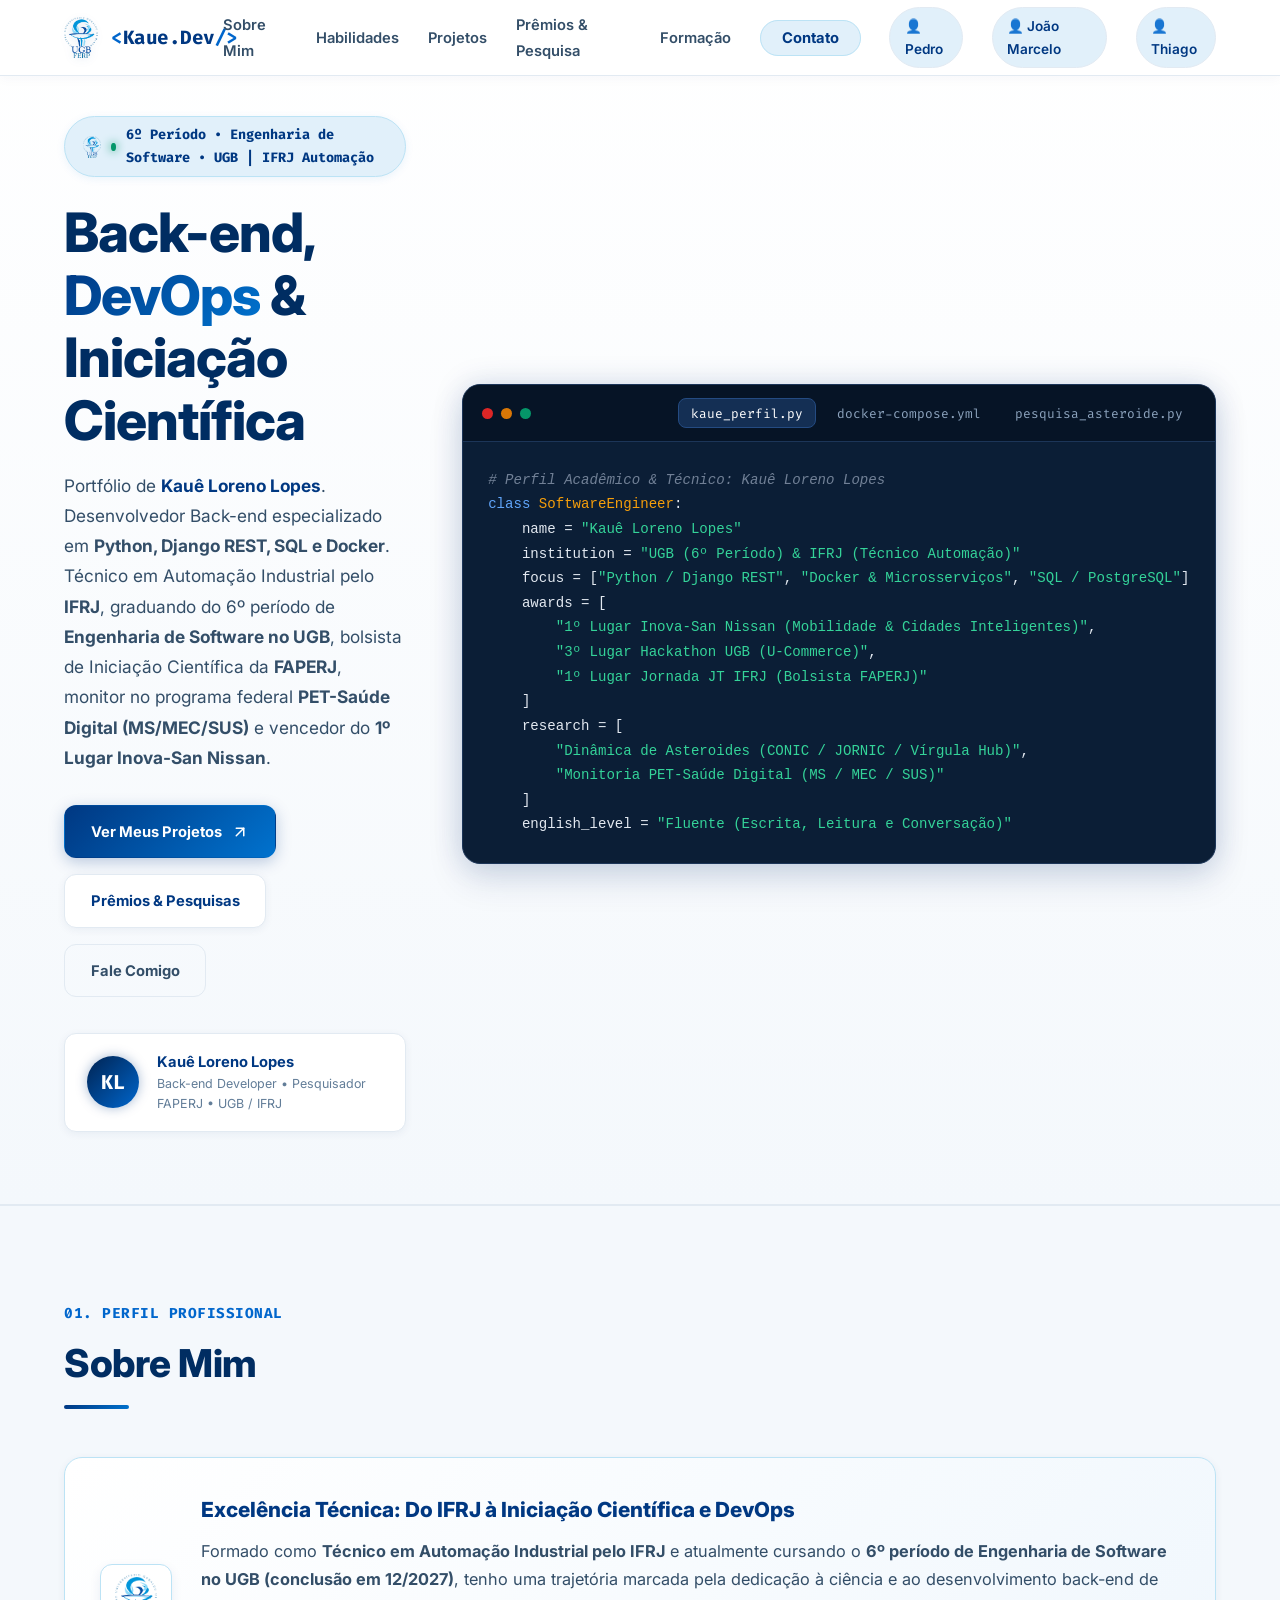
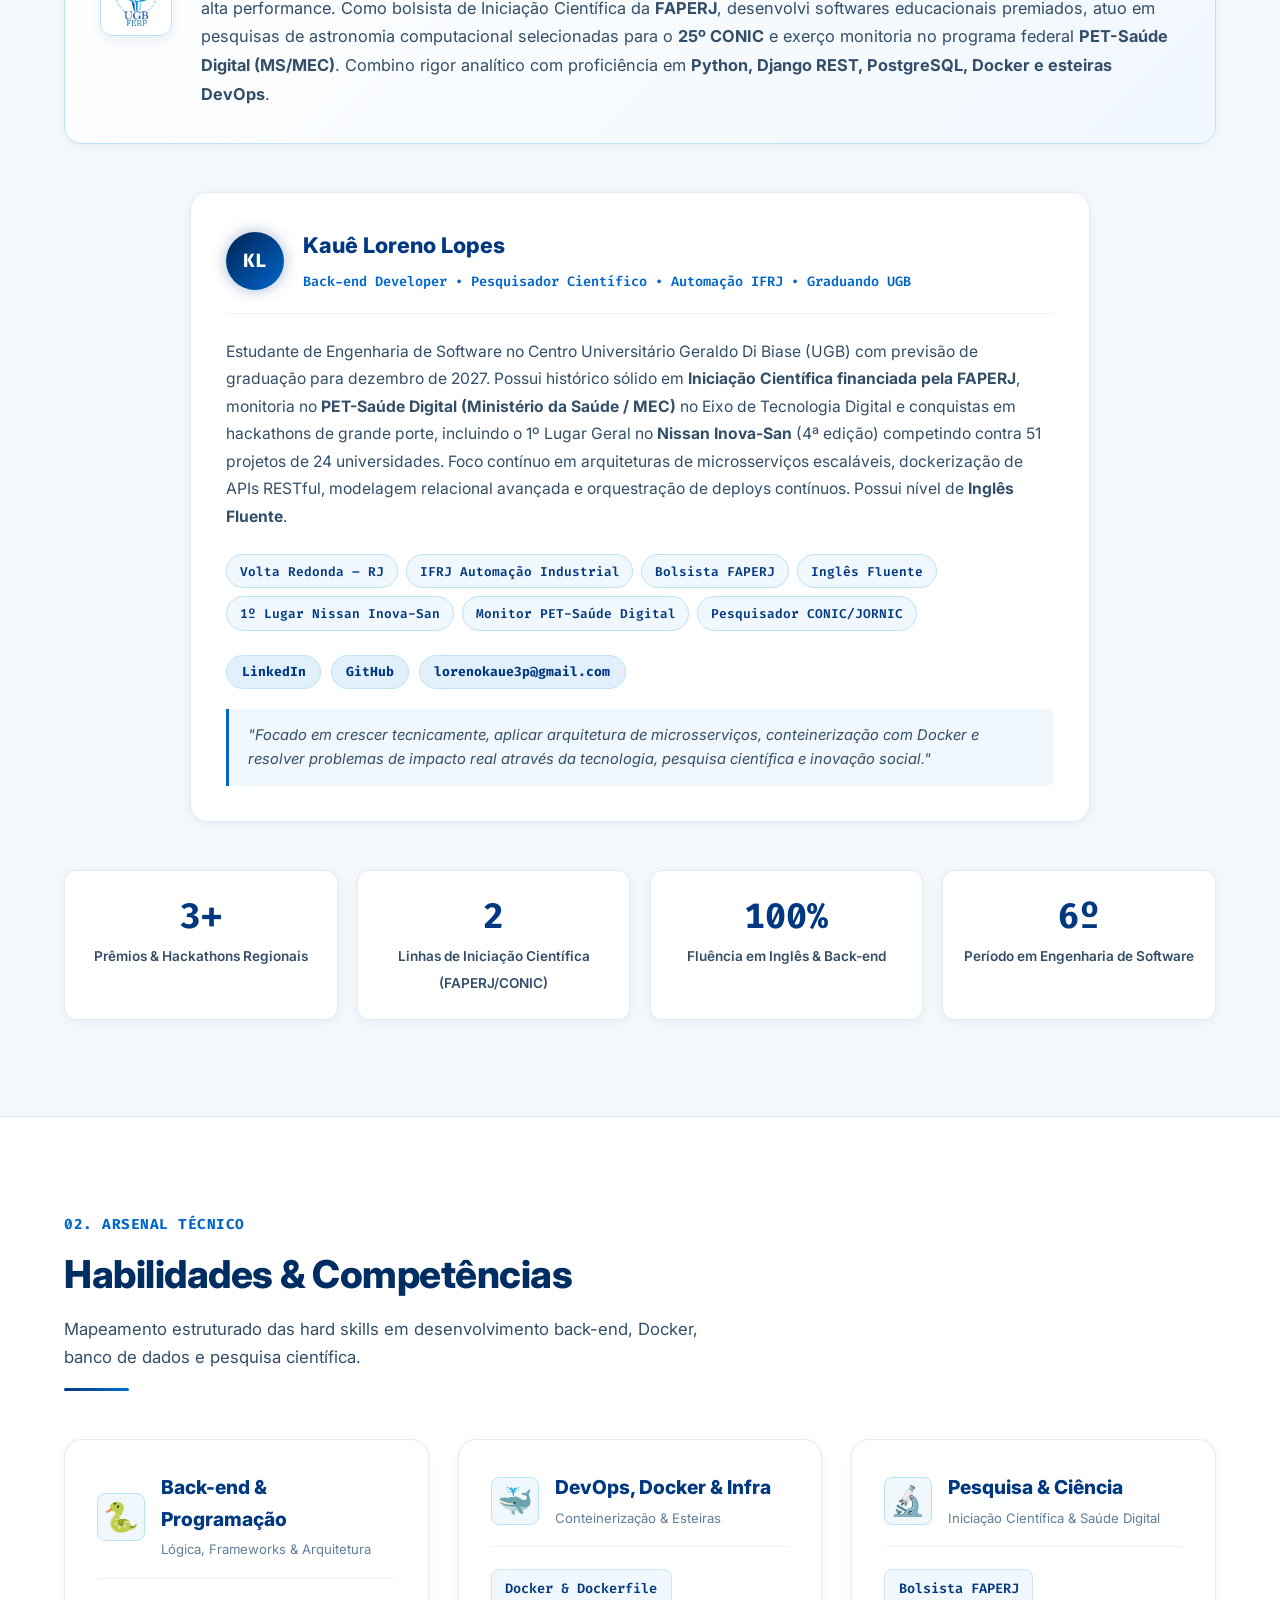
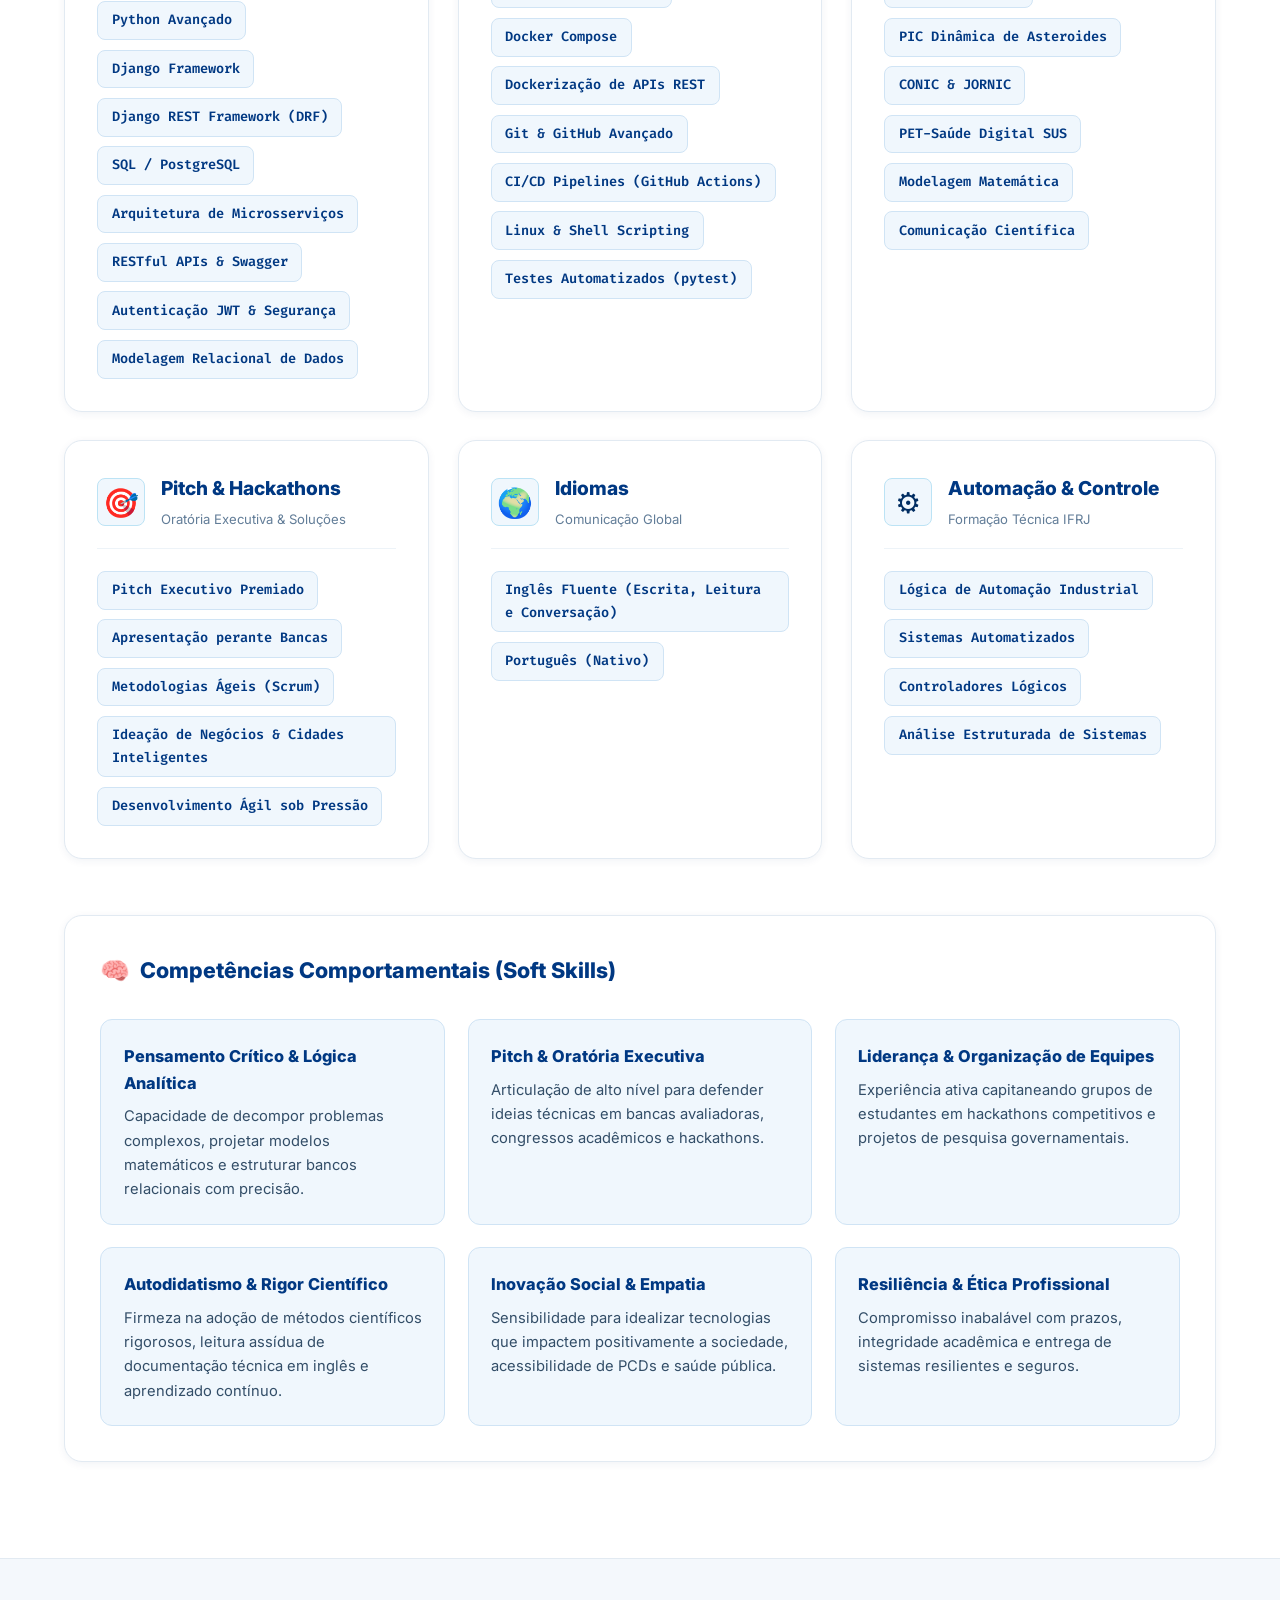
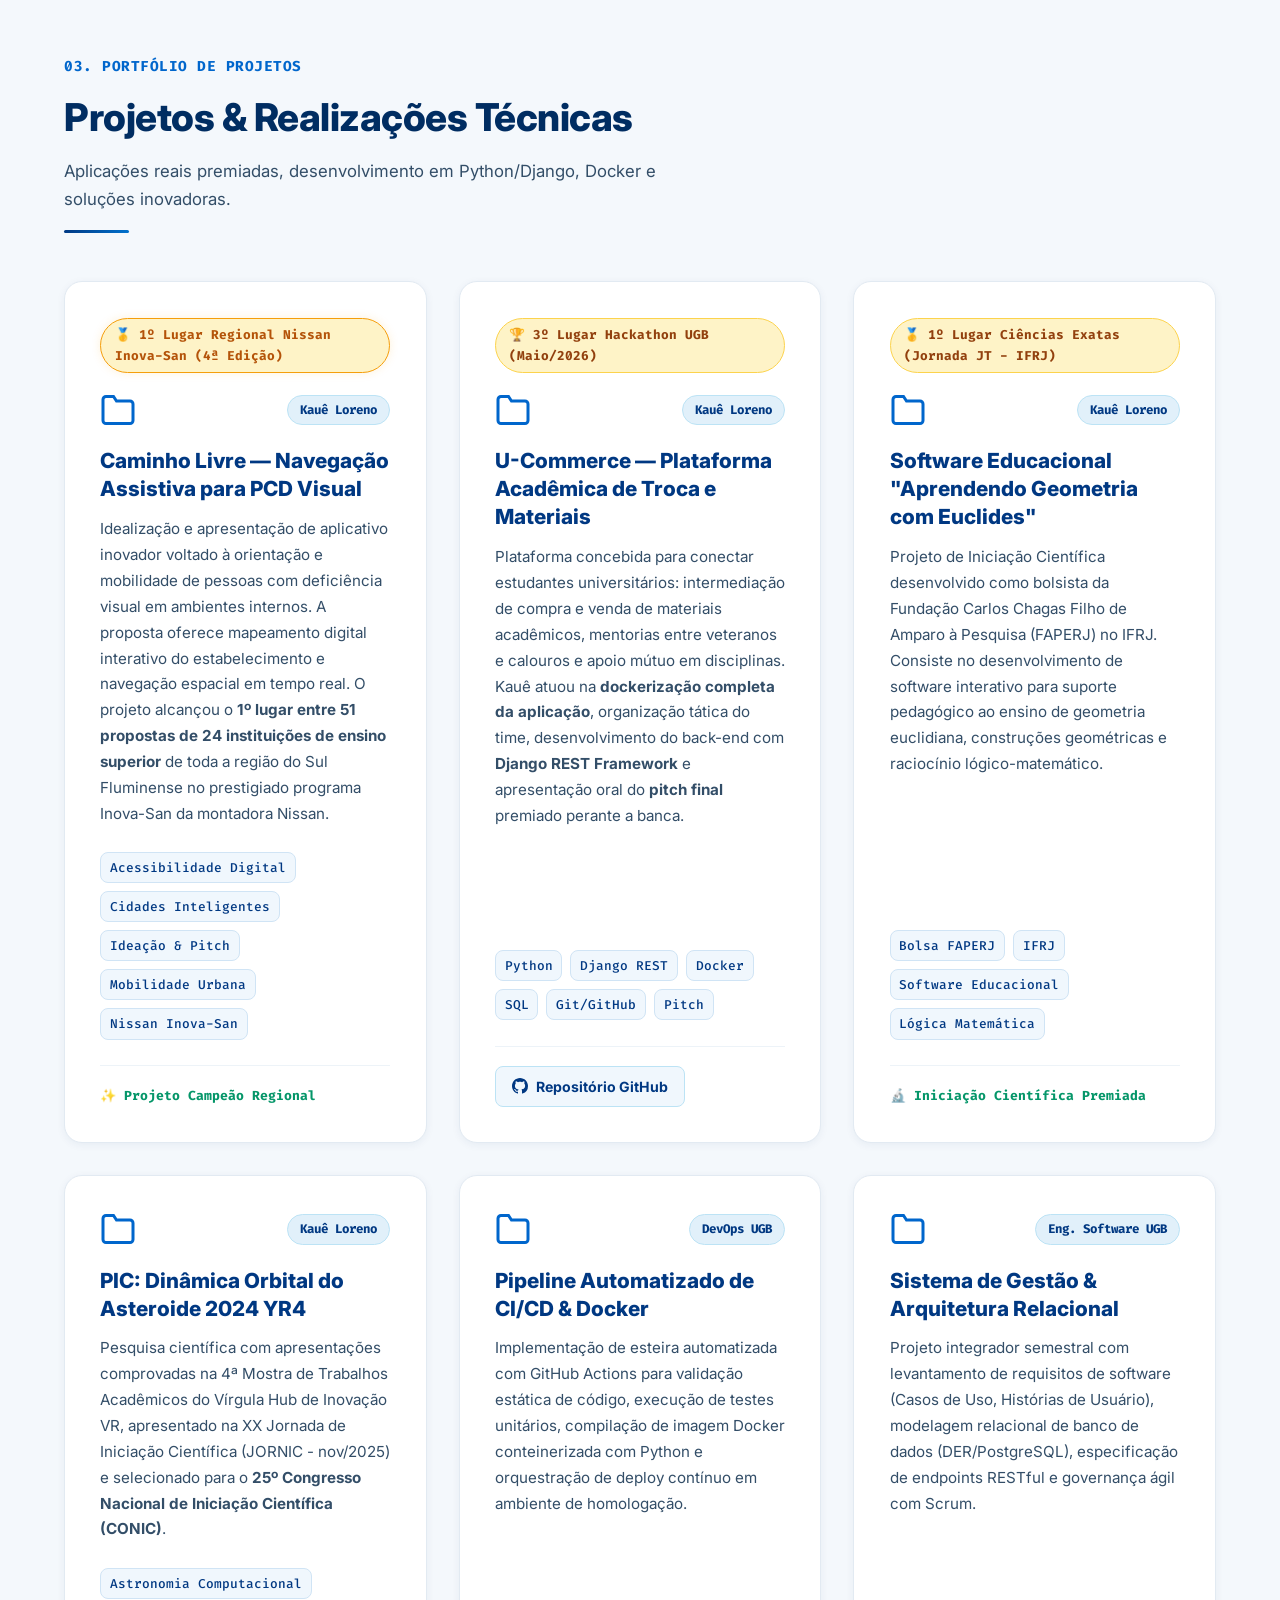
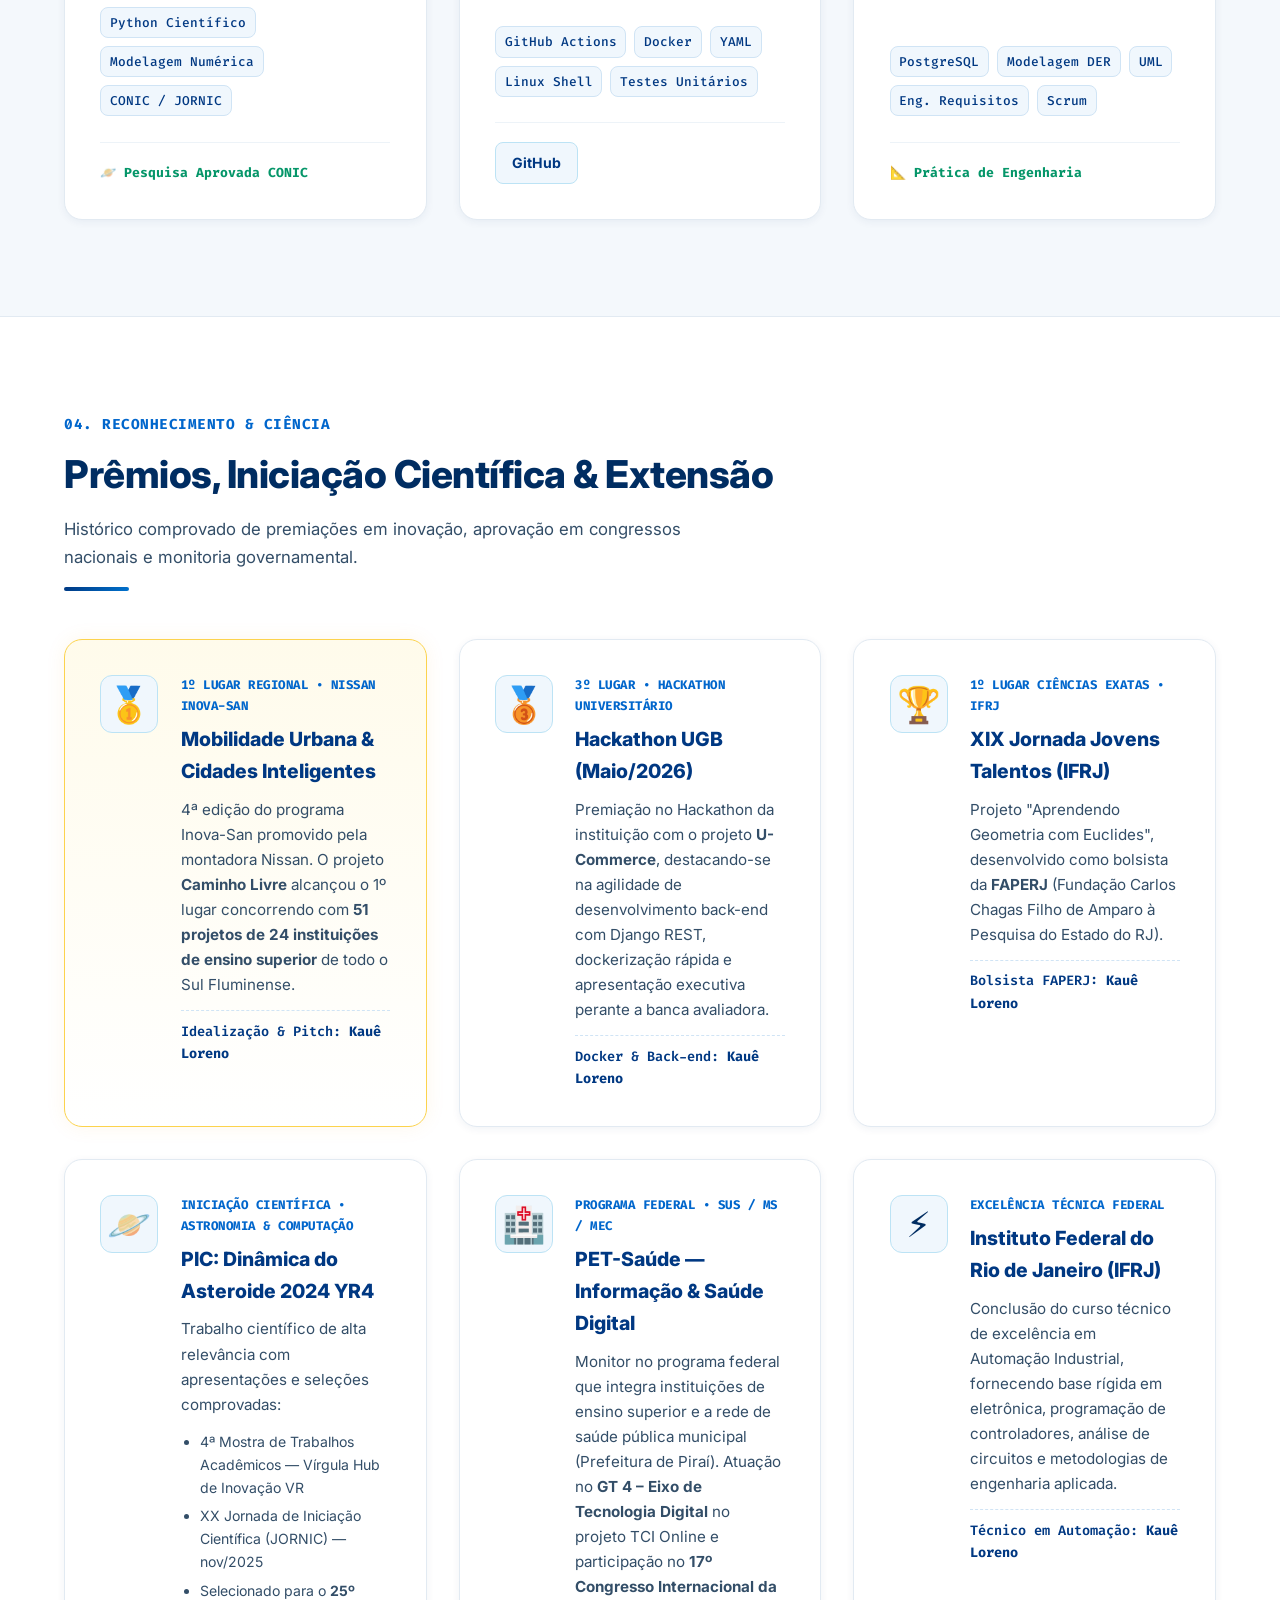
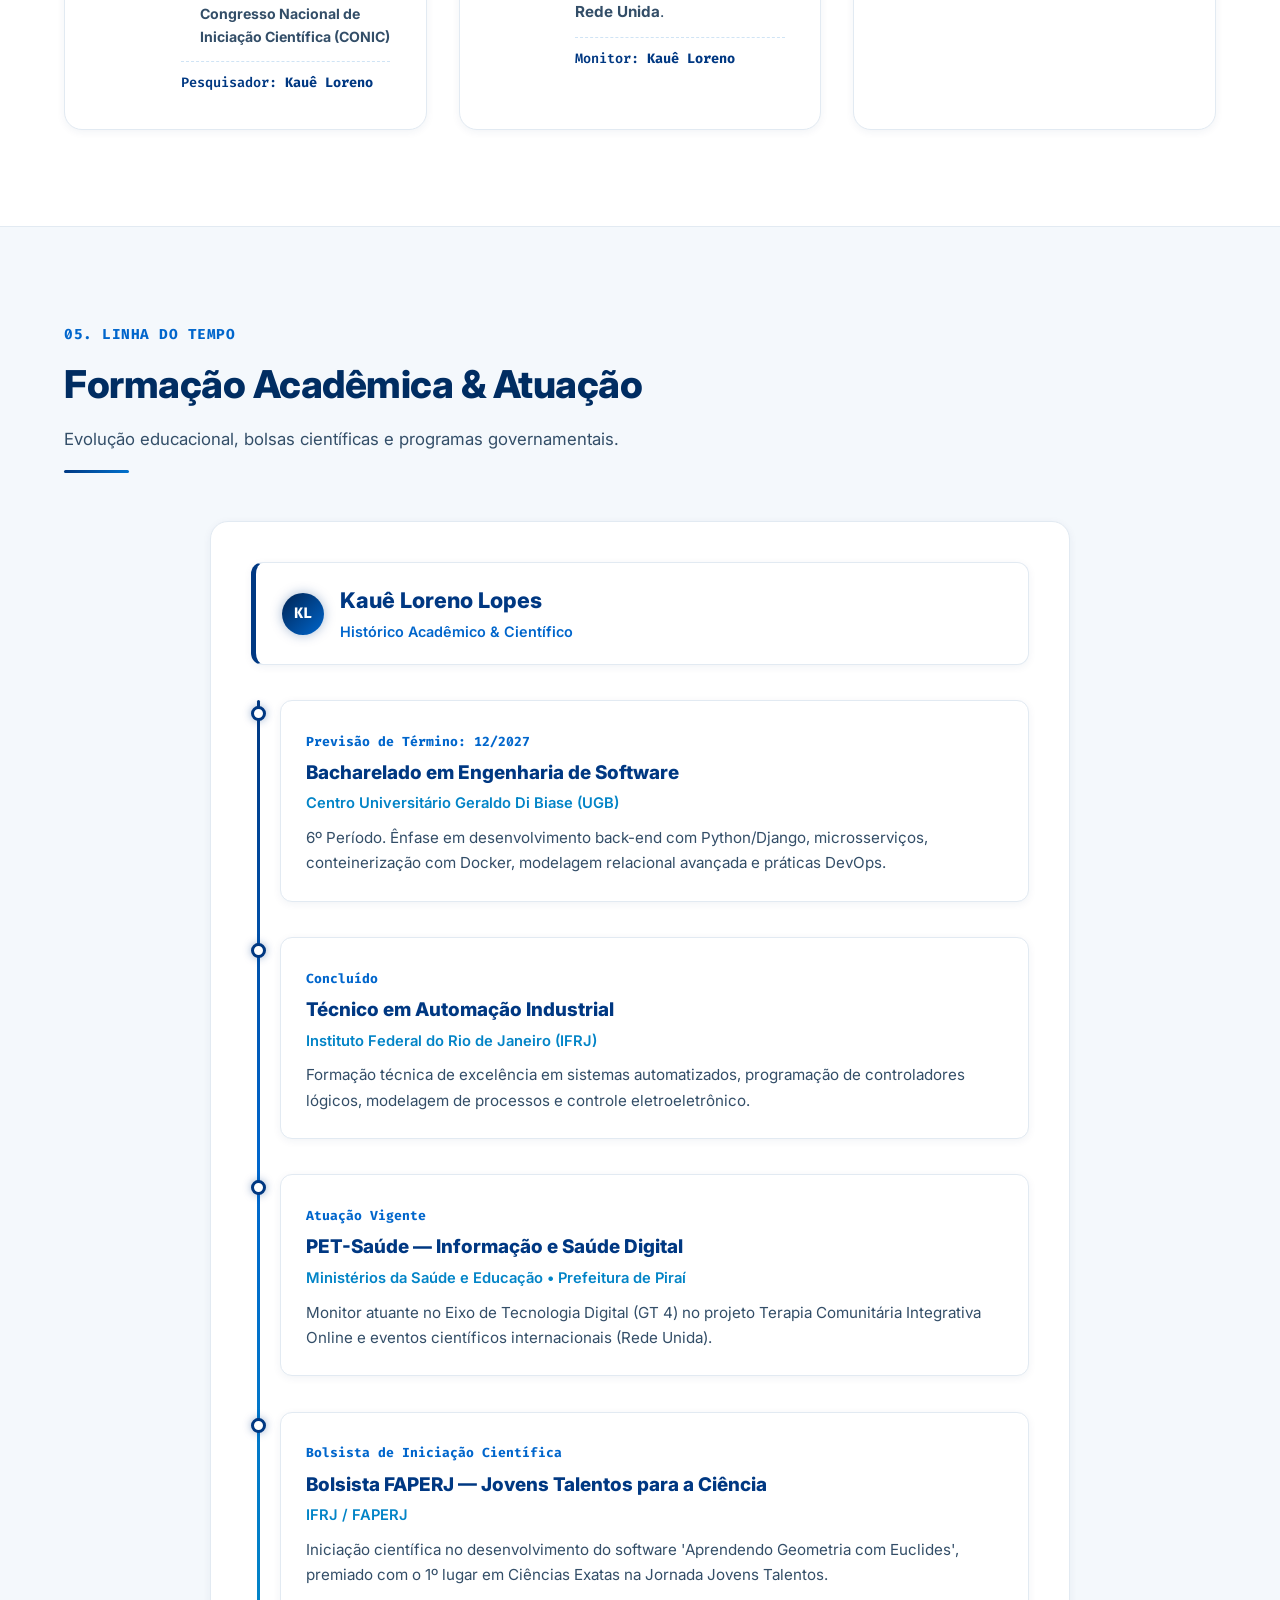
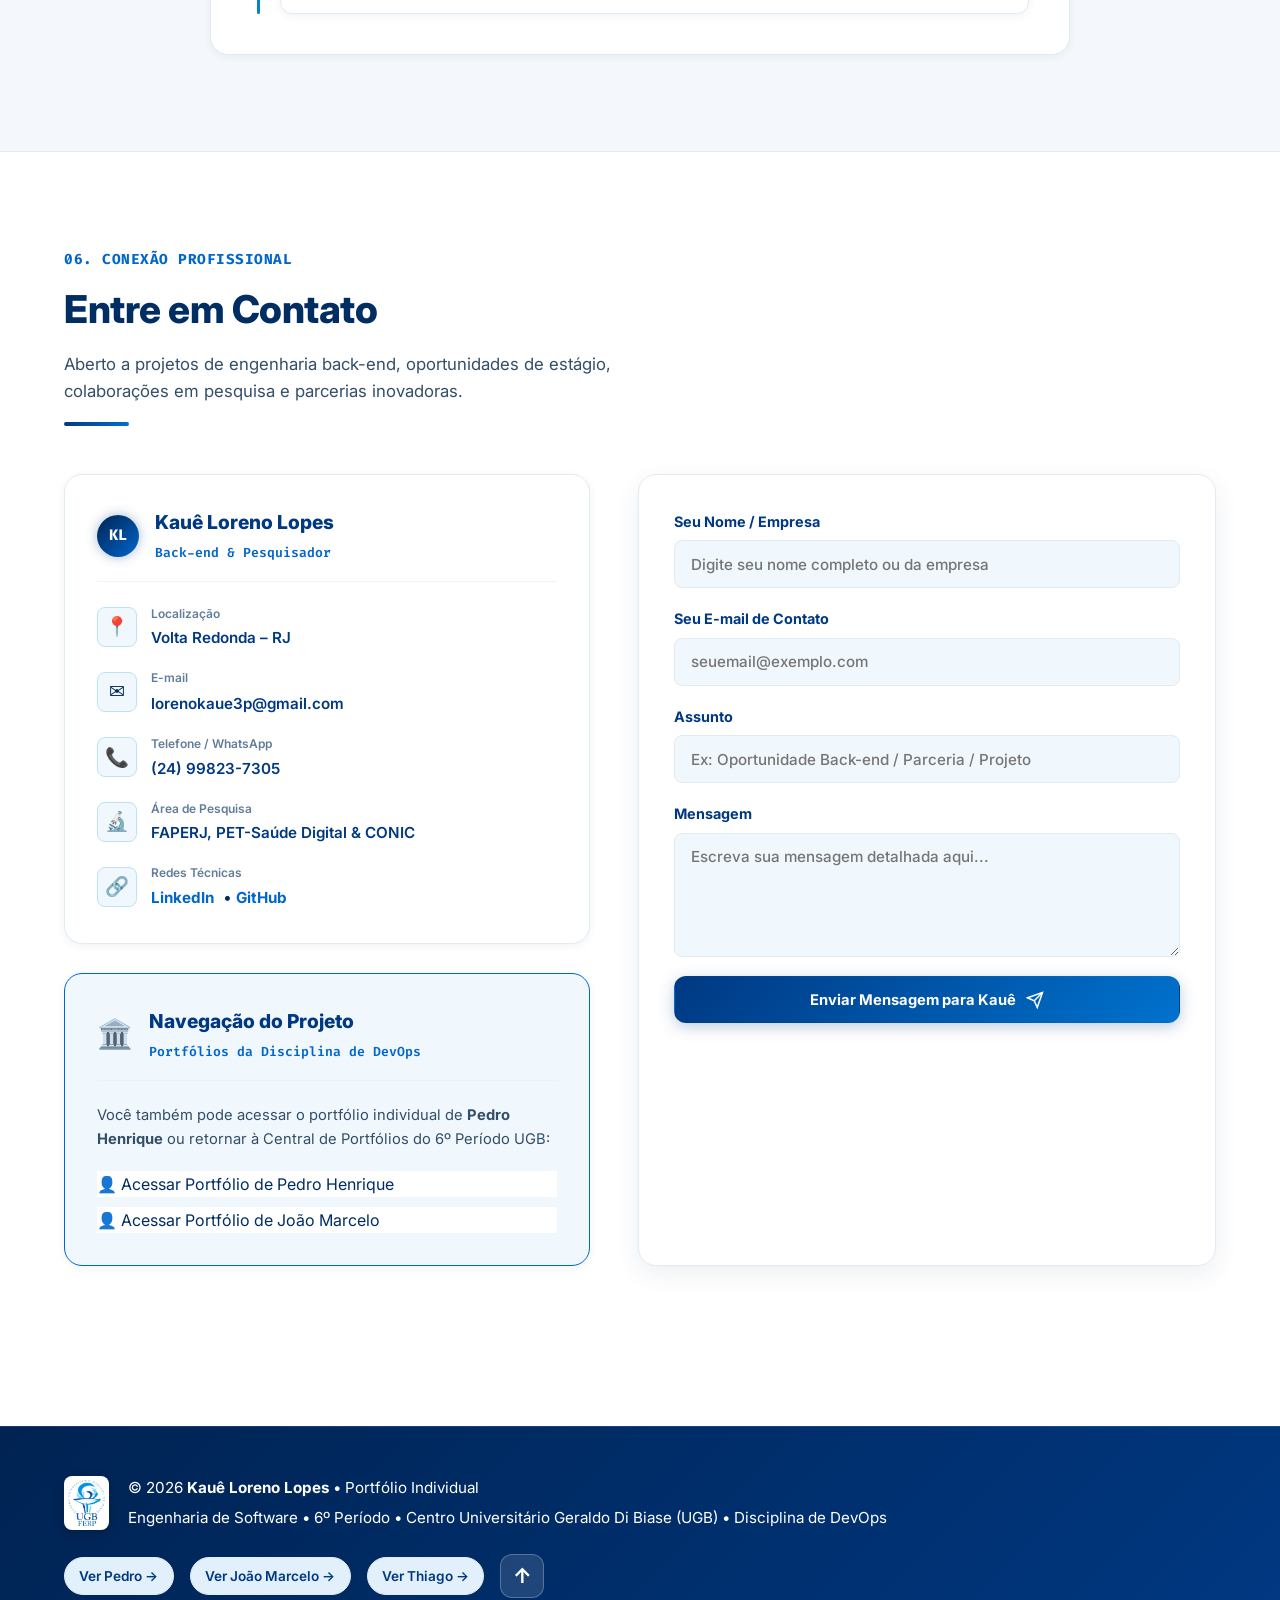
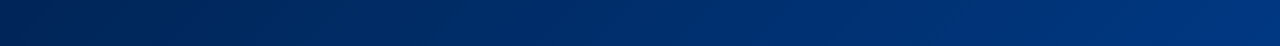
<file: kaue/index.html>
<!DOCTYPE html>
<html lang="pt-BR">

<head>
    <meta charset="UTF-8">
    <meta name="viewport" content="width=device-width, initial-scale=1.0">
    <meta name="description"
        content="Portfólio Acadêmico e Técnico de Kauê Loreno Lopes - Engenharia de Software, Back-end, Docker & Iniciação Científica | 6º Período UGB">
    <title>Kauê Loreno Lopes • Portfólio de Eng. Software, Back-end & DevOps</title>
    <!-- Google Fonts -->
    <link rel="preconnect" href="https://fonts.googleapis.com">
    <link rel="preconnect" href="https://fonts.gstatic.com" crossorigin>
    <link
        href="https://fonts.googleapis.com/css2?family=Fira+Code:wght@400;500;600;700&family=Inter:wght@300;400;500;600;700;800&display=swap"
        rel="stylesheet">
    <!-- Favicon com Logo UGB -->
    <link rel="icon" type="image/png" href="logo_ugb.png">
    <!-- Folha de Estilos Exclusiva em CSS -->
    <link rel="stylesheet" href="style.css">
</head>

<body>

    <!-- ================= NAVBAR ================= -->
    <header class="header" id="header">
        <nav class="nav container">
            <a href="#hero" class="nav-logo">
                <img src="logo_ugb.png" alt="Logo UGB FERP" class="nav-logo-img">
                <span class="nav-logo-text"><span class="logo-bracket">&lt;</span>Kaue<span class="logo-accent">.Dev</span><span
                        class="logo-bracket">/&gt;</span></span>
            </a>

            <!-- Toggle de Menu Mobile (CSS Puro com Checkbox) -->
            <input type="checkbox" id="nav-toggle" class="nav-toggle-checkbox">
            <label for="nav-toggle" class="nav-toggle-label" aria-label="Abrir Menu">
                <span class="hamburger"></span>
            </label>

            <div class="nav-menu">
                <ul class="nav-list">
                    <li class="nav-item"><a href="#sobre" class="nav-link">Sobre Mim</a></li>
                    <li class="nav-item"><a href="#habilidades" class="nav-link">Habilidades</a></li>
                    <li class="nav-item"><a href="#projetos" class="nav-link">Projetos</a></li>
                    <li class="nav-item"><a href="#destaques" class="nav-link">Prêmios &amp; Pesquisa</a></li>
                    <li class="nav-item"><a href="#formacao" class="nav-link">Formação</a></li>
                    <li class="nav-item"><a href="#contato" class="nav-link nav-link-btn">Contato</a></li>
                    <li class="nav-item"><a href="http://phdornellas.ugbio.com.br" class="nav-link-switch" title="Ver portfólio de Pedro Henrique">👤 Pedro</a></li>
                    <li class="nav-item"><a href="http://joao-marcelo.ugbio.com.br" class="nav-link-switch" title="Ver portfólio de João Marcelo">👤 João Marcelo</a></li>
                    <li class="nav-item"><a href="http://thiago-pires.ugbio.com.br" class="nav-link-switch" title="Ver portfólio de Thiago Pires">👤 Thiago</a></li>
                    
                </ul>
            </div>
        </nav>
    </header>

    <main>
        <!-- ================= HERO SECTION ================= -->
        <section class="hero" id="hero">
            <div class="hero-container container">
                <div class="hero-content">
                    <div class="hero-badge">
                        <img src="logo_ugb.png" alt="Logo UGB" class="badge-logo-img">
                        <span class="pulse-dot"></span> 6º Período • Engenharia de Software • UGB | IFRJ Automação
                    </div>
                    <h1 class="hero-title">
                        Back-end, <span class="gradient-text">DevOps</span> &amp; Iniciação Científica
                    </h1>
                    <p class="hero-subtitle">
                        Portfólio de <strong class="text-highlight">Kauê Loreno Lopes</strong>. Desenvolvedor Back-end especializado
                        em <strong>Python, Django REST, SQL e Docker</strong>. Técnico em Automação Industrial pelo <strong>IFRJ</strong>,
                        graduando do 6º período de <strong>Engenharia de Software no UGB</strong>, bolsista de Iniciação Científica da
                        <strong>FAPERJ</strong>, monitor no programa federal <strong>PET-Saúde Digital (MS/MEC/SUS)</strong> e vencedor do
                        <strong>1º Lugar Inova-San Nissan</strong>.
                    </p>
                    <div class="hero-actions">
                        <a href="#projetos" class="btn btn-primary">
                            Ver Meus Projetos
                            <svg class="btn-icon" viewBox="0 0 24 24" fill="none" stroke="currentColor" stroke-width="2"
                                stroke-linecap="round" stroke-linejoin="round">
                                <line x1="7" y1="17" x2="17" y2="7"></line>
                                <polyline points="7 7 17 7 17 17"></polyline>
                            </svg>
                        </a>
                        <a href="#destaques" class="btn btn-secondary">Prêmios &amp; Pesquisas</a>
                        <a href="#contato" class="btn btn-outline">Fale Comigo</a>
                    </div>

                    <!-- Quick Dev Avatar & Info -->
                    <div class="hero-individual-quick">
                        <div class="duo-avatar kl-avatar">KL</div>
                        <div class="duo-meta">
                            <strong>Kauê Loreno Lopes</strong>
                            <span>Back-end Developer • Pesquisador FAPERJ • UGB / IFRJ</span>
                        </div>
                    </div>
                </div>

                <div class="hero-visual">
                    <!-- Interactive Terminal with Tabs -->
                    <div class="code-card">
                        <div class="code-card-header">
                            <span class="dot dot-red"></span>
                            <span class="dot dot-yellow"></span>
                            <span class="dot dot-green"></span>
                            <div class="code-tabs">
                                <button type="button" class="code-tab active"
                                    onclick="switchTab(this, 'perfil')">kaue_perfil.py</button>
                                <button type="button" class="code-tab"
                                    onclick="switchTab(this, 'docker')">docker-compose.yml</button>
                                <button type="button" class="code-tab"
                                    onclick="switchTab(this, 'pesquisa')">pesquisa_asteroide.py</button>
                            </div>
                        </div>

                        <!-- Tab 1: Perfil Kaue -->
                        <div id="tab-perfil" class="code-tab-content active">
                            <pre class="code-body"><code><span class="token-comment"># Perfil Acadêmico & Técnico: Kauê Loreno Lopes</span>
<span class="token-keyword">class</span> <span class="token-class">SoftwareEngineer</span>:
    name = <span class="token-string">"Kauê Loreno Lopes"</span>
    institution = <span class="token-string">"UGB (6º Período) & IFRJ (Técnico Automação)"</span>
    focus = [<span class="token-string">"Python / Django REST"</span>, <span class="token-string">"Docker & Microsserviços"</span>, <span class="token-string">"SQL / PostgreSQL"</span>]
    awards = [
        <span class="token-string">"1º Lugar Inova-San Nissan (Mobilidade & Cidades Inteligentes)"</span>,
        <span class="token-string">"3º Lugar Hackathon UGB (U-Commerce)"</span>,
        <span class="token-string">"1º Lugar Jornada JT IFRJ (Bolsista FAPERJ)"</span>
    ]
    research = [
        <span class="token-string">"Dinâmica de Asteroides (CONIC / JORNIC / Vírgula Hub)"</span>,
        <span class="token-string">"Monitoria PET-Saúde Digital (MS / MEC / SUS)"</span>
    ]
    english_level = <span class="token-string">"Fluente (Escrita, Leitura e Conversação)"</span></code></pre>
                        </div>

                        <!-- Tab 2: Docker Compose -->
                        <div id="tab-docker" class="code-tab-content">
                            <pre class="code-body"><code><span class="token-comment"># Conteinerização & Microsserviços - Kauê Loreno</span>
<span class="token-key">version</span>: <span class="token-string">"3.8"</span>
<span class="token-key">services</span>:
  <span class="token-key">api_backend</span>:
    <span class="token-key">build</span>: <span class="token-string">"."</span>
    <span class="token-key">command</span>: <span class="token-string">"gunicorn config.wsgi:application --bind 0.0.0.0:8000"</span>
    <span class="token-key">ports</span>:
      - <span class="token-string">"8000:8000"</span>
    <span class="token-key">environment</span>:
      - <span class="token-string">DJANGO_SETTINGS_MODULE=config.production</span>
      - <span class="token-string">DB_ENGINE=django.db.backends.postgresql</span>
    <span class="token-key">depends_on</span>:
      - <span class="token-string">postgres_db</span>
  <span class="token-key">postgres_db</span>:
    <span class="token-key">image</span>: <span class="token-string">"postgres:15-alpine"</span>
    <span class="token-key">environment</span>:
      <span class="token-key">POSTGRES_DB</span>: <span class="token-string">"kaue_devops"</span></code></pre>
                        </div>

                        <!-- Tab 3: Pesquisa Asteroide -->
                        <div id="tab-pesquisa" class="code-tab-content">
                            <pre class="code-body"><code><span class="token-comment"># PIC: Dinâmica Orbital do Asteroide 2024 YR4</span>
<span class="token-comment"># Selecionado para o 25º Congresso Nacional (CONIC)</span>
<span class="token-keyword">import</span> numpy <span class="token-keyword">as</span> np

<span class="token-keyword">def</span> <span class="token-function">model_orbital_trajectory</span>(semi_major_axis, eccentricity):
    perihelion = semi_major_axis * (<span class="token-number">1.0</span> - eccentricity)
    aphelion = semi_major_axis * (<span class="token-number">1.0</span> + eccentricity)
    <span class="token-keyword">return</span> {
        <span class="token-string">"congresso"</span>: <span class="token-string">"25º CONIC & JORNIC 2025"</span>,
        <span class="token-string">"evento"</span>: <span class="token-string">"Vírgula Hub de Inovação VR"</span>,
        <span class="token-string">"status"</span>: <span class="token-string">"Pesquisa em Astronomia Computacional Aprovada"</span>
    }</code></pre>
                        </div>
                    </div>
                </div>
            </div>
        </section>

        <!-- ================= SOBRE MIM ================= -->
        <section class="section sobre" id="sobre">
            <div class="container">
                <div class="section-header">
                    <span class="section-tag">01. Perfil Profissional</span>
                    <h2 class="section-title">Sobre Mim</h2>
                    <div class="section-line"></div>
                </div>

                <!-- Resumo & Base Científica -->
                <div class="duo-synergy-banner">
                    <div class="synergy-logo-box">
                        <img src="logo_ugb.png" alt="Logo UGB FERP" class="synergy-ugb-logo">
                    </div>
                    <div class="synergy-text">
                        <h3>Excelência Técnica: Do IFRJ à Iniciação Científica e DevOps</h3>
                        <p>
                            Formado como <strong>Técnico em Automação Industrial pelo IFRJ</strong> e atualmente cursando o
                            <strong>6º período de Engenharia de Software no UGB (conclusão em 12/2027)</strong>, tenho uma trajetória marcada
                            pela dedicação à ciência e ao desenvolvimento back-end de alta performance. Como bolsista de Iniciação Científica da
                            <strong>FAPERJ</strong>, desenvolvi softwares educacionais premiados, atuo em pesquisas de astronomia computacional
                            selecionadas para o <strong>25º CONIC</strong> e exerço monitoria no programa federal <strong>PET-Saúde Digital (MS/MEC)</strong>.
                            Combino rigor analítico com proficiência em <strong>Python, Django REST, PostgreSQL, Docker e esteiras DevOps</strong>.
                        </p>
                    </div>
                </div>

                <!-- Card de Perfil Detalhado -->
                <div class="individual-profile-showcase">
                    <div class="student-profile-card">
                        <div class="student-card-header">
                            <div class="student-avatar-badge kl-gradient">KL</div>
                            <div>
                                <h3 class="student-name">Kauê Loreno Lopes</h3>
                                <span class="student-role">Back-end Developer • Pesquisador Científico • Automação IFRJ • Graduando UGB</span>
                            </div>
                        </div>
                        <div class="student-body">
                            <p class="student-bio">
                                Estudante de Engenharia de Software no Centro Universitário Geraldo Di Biase (UGB) com previsão de graduação para
                                dezembro de 2027. Possui histórico sólido em <strong>Iniciação Científica financiada pela FAPERJ</strong>, monitoria
                                no <strong>PET-Saúde Digital (Ministério da Saúde / MEC)</strong> no Eixo de Tecnologia Digital e conquistas em hackathons
                                de grande porte, incluindo o 1º Lugar Geral no <strong>Nissan Inova-San</strong> (4ª edição) competindo contra 51 projetos
                                de 24 universidades. Foco contínuo em arquiteturas de microsserviços escaláveis, dockerização de APIs RESTful,
                                modelagem relacional avançada e orquestração de deploys contínuos. Possui nível de <strong>Inglês Fluente</strong>.
                            </p>
                            <div class="student-tags">
                                <span class="student-tag">Volta Redonda – RJ</span>
                                <span class="student-tag">IFRJ Automação Industrial</span>
                                <span class="student-tag">Bolsista FAPERJ</span>
                                <span class="student-tag">Inglês Fluente</span>
                                <span class="student-tag">1º Lugar Nissan Inova-San</span>
                                <span class="student-tag">Monitor PET-Saúde Digital</span>
                                <span class="student-tag">Pesquisador CONIC/JORNIC</span>
                            </div>
                            <div class="student-social-links">
                                <a href="https://linkedin.com/in/kaueloreno" target="_blank" rel="noopener noreferrer"
                                    class="student-social-btn" title="LinkedIn de Kauê Loreno">
                                    LinkedIn
                                </a>
                                <a href="https://github.com/ArchKeyor" target="_blank" rel="noopener noreferrer"
                                    class="student-social-btn" title="GitHub de Kauê Loreno">
                                    GitHub
                                </a>
                                <a href="mailto:lorenokaue3p@gmail.com" class="student-social-btn"
                                    title="E-mail de Kauê Loreno">
                                    lorenokaue3p@gmail.com
                                </a>
                            </div>
                            <div class="student-quote">
                                <em>"Focado em crescer tecnicamente, aplicar arquitetura de microsserviços, conteinerização com Docker e resolver
                                    problemas de impacto real através da tecnologia, pesquisa científica e inovação social."</em>
                            </div>
                        </div>
                    </div>
                </div>

                <!-- Métricas de Destaque -->
                <div class="sobre-highlights">
                    <div class="highlight-item">
                        <span class="highlight-num">3+</span>
                        <span class="highlight-label">Prêmios &amp; Hackathons Regionais</span>
                    </div>
                    <div class="highlight-item">
                        <span class="highlight-num">2</span>
                        <span class="highlight-label">Linhas de Iniciação Científica (FAPERJ/CONIC)</span>
                    </div>
                    <div class="highlight-item">
                        <span class="highlight-num">100%</span>
                        <span class="highlight-label">Fluência em Inglês &amp; Back-end</span>
                    </div>
                    <div class="highlight-item">
                        <span class="highlight-num">6º</span>
                        <span class="highlight-label">Período em Engenharia de Software</span>
                    </div>
                </div>
            </div>
        </section>

        <!-- ================= HABILIDADES & TECNOLOGIAS ================= -->
        <section class="section habilidades" id="habilidades">
            <div class="container">
                <div class="section-header">
                    <span class="section-tag">02. Arsenal Técnico</span>
                    <h2 class="section-title">Habilidades &amp; Competências</h2>
                    <p class="section-desc">Mapeamento estruturado das hard skills em desenvolvimento back-end, Docker, banco de dados e pesquisa científica.</p>
                    <div class="section-line"></div>
                </div>

                <div class="skills-grid">
                    <!-- Categoria 1: Back-end & Linguagens -->
                    <div class="skill-category">
                        <div class="skill-cat-header">
                            <div class="cat-icon">🐍</div>
                            <div>
                                <h3>Back-end &amp; Programação</h3>
                                <span class="cat-sub">Lógica, Frameworks &amp; Arquitetura</span>
                            </div>
                        </div>
                        <div class="skill-badges">
                            <span class="badge">Python Avançado</span>
                            <span class="badge">Django Framework</span>
                            <span class="badge">Django REST Framework (DRF)</span>
                            <span class="badge">SQL / PostgreSQL</span>
                            <span class="badge">Arquitetura de Microsserviços</span>
                            <span class="badge">RESTful APIs &amp; Swagger</span>
                            <span class="badge">Autenticação JWT &amp; Segurança</span>
                            <span class="badge">Modelagem Relacional de Dados</span>
                        </div>
                    </div>

                    <!-- Categoria 2: DevOps, Docker & Infraestrutura -->
                    <div class="skill-category">
                        <div class="skill-cat-header">
                            <div class="cat-icon">🐳</div>
                            <div>
                                <h3>DevOps, Docker &amp; Infra</h3>
                                <span class="cat-sub">Conteinerização &amp; Esteiras</span>
                            </div>
                        </div>
                        <div class="skill-badges">
                            <span class="badge">Docker &amp; Dockerfile</span>
                            <span class="badge">Docker Compose</span>
                            <span class="badge">Dockerização de APIs REST</span>
                            <span class="badge">Git &amp; GitHub Avançado</span>
                            <span class="badge">CI/CD Pipelines (GitHub Actions)</span>
                            <span class="badge">Linux &amp; Shell Scripting</span>
                            <span class="badge">Testes Automatizados (pytest)</span>
                        </div>
                    </div>

                    <!-- Categoria 3: Pesquisa & Computação Científica -->
                    <div class="skill-category">
                        <div class="skill-cat-header">
                            <div class="cat-icon">🔬</div>
                            <div>
                                <h3>Pesquisa &amp; Ciência</h3>
                                <span class="cat-sub">Iniciação Científica &amp; Saúde Digital</span>
                            </div>
                        </div>
                        <div class="skill-badges">
                            <span class="badge">Bolsista FAPERJ</span>
                            <span class="badge">PIC Dinâmica de Asteroides</span>
                            <span class="badge">CONIC &amp; JORNIC</span>
                            <span class="badge">PET-Saúde Digital SUS</span>
                            <span class="badge">Modelagem Matemática</span>
                            <span class="badge">Comunicação Científica</span>
                        </div>
                    </div>

                    <!-- Categoria 4: Apresentação & Pitch -->
                    <div class="skill-category">
                        <div class="skill-cat-header">
                            <div class="cat-icon">🎯</div>
                            <div>
                                <h3>Pitch &amp; Hackathons</h3>
                                <span class="cat-sub">Oratória Executiva &amp; Soluções</span>
                            </div>
                        </div>
                        <div class="skill-badges">
                            <span class="badge">Pitch Executivo Premiado</span>
                            <span class="badge">Apresentação perante Bancas</span>
                            <span class="badge">Metodologias Ágeis (Scrum)</span>
                            <span class="badge">Ideação de Negócios &amp; Cidades Inteligentes</span>
                            <span class="badge">Desenvolvimento Ágil sob Pressão</span>
                        </div>
                    </div>

                    <!-- Categoria 5: Idiomas -->
                    <div class="skill-category">
                        <div class="skill-cat-header">
                            <div class="cat-icon">🌍</div>
                            <div>
                                <h3>Idiomas</h3>
                                <span class="cat-sub">Comunicação Global</span>
                            </div>
                        </div>
                        <div class="skill-badges">
                            <span class="badge">Inglês Fluente (Escrita, Leitura e Conversação)</span>
                            <span class="badge">Português (Nativo)</span>
                        </div>
                    </div>

                    <!-- Categoria 6: Automação & Sistemas -->
                    <div class="skill-category">
                        <div class="skill-cat-header">
                            <div class="cat-icon">⚙️</div>
                            <div>
                                <h3>Automação &amp; Controle</h3>
                                <span class="cat-sub">Formação Técnica IFRJ</span>
                            </div>
                        </div>
                        <div class="skill-badges">
                            <span class="badge">Lógica de Automação Industrial</span>
                            <span class="badge">Sistemas Automatizados</span>
                            <span class="badge">Controladores Lógicos</span>
                            <span class="badge">Análise Estruturada de Sistemas</span>
                        </div>
                    </div>
                </div>

                <!-- Soft Skills Section -->
                <div class="soft-skills-container">
                    <h3 class="soft-skills-title">
                        <span class="soft-icon">🧠</span> Competências Comportamentais (Soft Skills)
                    </h3>
                    <div class="soft-skills-grid">
                        <div class="soft-card">
                            <span class="soft-name">Pensamento Crítico &amp; Lógica Analítica</span>
                            <p>Capacidade de decompor problemas complexos, projetar modelos matemáticos e estruturar bancos relacionais com precisão.</p>
                        </div>
                        <div class="soft-card">
                            <span class="soft-name">Pitch &amp; Oratória Executiva</span>
                            <p>Articulação de alto nível para defender ideias técnicas em bancas avaliadoras, congressos acadêmicos e hackathons.</p>
                        </div>
                        <div class="soft-card">
                            <span class="soft-name">Liderança &amp; Organização de Equipes</span>
                            <p>Experiência ativa capitaneando grupos de estudantes em hackathons competitivos e projetos de pesquisa governamentais.</p>
                        </div>
                        <div class="soft-card">
                            <span class="soft-name">Autodidatismo &amp; Rigor Científico</span>
                            <p>Firmeza na adoção de métodos científicos rigorosos, leitura assídua de documentação técnica em inglês e aprendizado contínuo.</p>
                        </div>
                        <div class="soft-card">
                            <span class="soft-name">Inovação Social &amp; Empatia</span>
                            <p>Sensibilidade para idealizar tecnologias que impactem positivamente a sociedade, acessibilidade de PCDs e saúde pública.</p>
                        </div>
                        <div class="soft-card">
                            <span class="soft-name">Resiliência &amp; Ética Profissional</span>
                            <p>Compromisso inabalável com prazos, integridade acadêmica e entrega de sistemas resilientes e seguros.</p>
                        </div>
                    </div>
                </div>
            </div>
        </section>

        <!-- ================= PROJETOS ACADÊMICOS & PRÁTICOS ================= -->
        <section class="section projetos" id="projetos">
            <div class="container">
                <div class="section-header">
                    <span class="section-tag">03. Portfólio de Projetos</span>
                    <h2 class="section-title">Projetos &amp; Realizações Técnicas</h2>
                    <p class="section-desc">Aplicações reais premiadas, desenvolvimento em Python/Django, Docker e soluções inovadoras.</p>
                    <div class="section-line"></div>
                </div>

                <div class="projetos-grid">
                    <!-- Projeto 1: Caminho Livre (Nissan Inova-San) -->
                    <article class="project-card featured-project">
                        <div class="project-badge-award award-gold">🥇 1º Lugar Regional Nissan Inova-San (4ª Edição)</div>
                        <div class="project-header">
                            <div class="project-folder-icon">
                                <svg viewBox="0 0 24 24" fill="none" stroke="currentColor" stroke-width="2">
                                    <path
                                        d="M22 19a2 2 0 0 1-2 2H4a2 2 0 0 1-2-2V5a2 2 0 0 1 2-2h5l2 3h9a2 2 0 0 1 2 2z">
                                    </path>
                                </svg>
                            </div>
                            <span class="project-author-badge kl-tag">Kauê Loreno</span>
                        </div>
                        <h3 class="project-title">Caminho Livre — Navegação Assistiva para PCD Visual</h3>
                        <p class="project-description">
                            Idealização e apresentação de aplicativo inovador voltado à orientação e mobilidade de pessoas com deficiência
                            visual em ambientes internos. A proposta oferece mapeamento digital interativo do estabelecimento e navegação
                            espacial em tempo real. O projeto alcançou o <strong>1º lugar entre 51 propostas de 24 instituições de ensino superior</strong>
                            de toda a região do Sul Fluminense no prestigiado programa Inova-San da montadora Nissan.
                        </p>
                        <div class="project-techs">
                            <span>Acessibilidade Digital</span>
                            <span>Cidades Inteligentes</span>
                            <span>Ideação &amp; Pitch</span>
                            <span>Mobilidade Urbana</span>
                            <span>Nissan Inova-San</span>
                        </div>
                        <div class="project-links">
                            <span class="project-status-tag">✨ Projeto Campeão Regional</span>
                        </div>
                    </article>

                    <!-- Projeto 2: U-Commerce (Hackathon UGB) -->
                    <article class="project-card featured-project">
                        <div class="project-badge-award">🏆 3º Lugar Hackathon UGB (Maio/2026)</div>
                        <div class="project-header">
                            <div class="project-folder-icon">
                                <svg viewBox="0 0 24 24" fill="none" stroke="currentColor" stroke-width="2">
                                    <path
                                        d="M22 19a2 2 0 0 1-2 2H4a2 2 0 0 1-2-2V5a2 2 0 0 1 2-2h5l2 3h9a2 2 0 0 1 2 2z">
                                    </path>
                                </svg>
                            </div>
                            <span class="project-author-badge kl-tag">Kauê Loreno</span>
                        </div>
                        <h3 class="project-title">U-Commerce — Plataforma Acadêmica de Troca e Materiais</h3>
                        <p class="project-description">
                            Plataforma concebida para conectar estudantes universitários: intermediação de compra e venda de materiais
                            acadêmicos, mentorias entre veteranos e calouros e apoio mútuo em disciplinas. Kauê atuou na
                            <strong>dockerização completa da aplicação</strong>, organização tática do time, desenvolvimento do back-end com
                            <strong>Django REST Framework</strong> e apresentação oral do <strong>pitch final</strong> premiado perante a banca.
                        </p>
                        <div class="project-techs">
                            <span>Python</span>
                            <span>Django REST</span>
                            <span>Docker</span>
                            <span>SQL</span>
                            <span>Git/GitHub</span>
                            <span>Pitch</span>
                        </div>
                        <div class="project-links">
                            <a href="https://github.com/ArchKeyor" target="_blank" rel="noopener noreferrer"
                                class="project-btn">
                                <svg viewBox="0 0 24 24" fill="currentColor">
                                    <path
                                        d="M12 0C5.37 0 0 5.37 0 12c0 5.31 3.435 9.795 8.205 11.385.6.105.825-.255.825-.57 0-.285-.015-1.23-.015-2.235-3.015.555-3.795-.735-4.035-1.41-.135-.345-.72-1.41-1.23-1.695-.42-.225-1.02-.78-.015-.795.945-.015 1.62.87 1.845 1.23 1.08 1.815 2.805 1.305 3.495.99.105-.78.42-1.305.765-1.605-2.67-.3-5.46-1.335-5.46-5.925 0-1.305.465-2.385 1.23-3.225-.12-.3-.54-1.53.12-3.18 0 0 1.005-.315 3.3 1.23.96-.27 1.98-.405 3-.405s2.04.135 3 .405c2.295-1.56 3.3-1.23 3.3-1.23.66 1.65.24 2.88.12 3.18.765.84 1.23 1.905 1.23 3.225 0 4.605-2.805 5.625-5.475 5.925.435.375.81 1.095.81 2.22 0 1.605-.015 2.895-.015 3.3 0 .315.225.69.825.57A12.02 12.02 0 0024 12c0-6.63-5.37-12-12-12z" />
                                </svg>
                                Repositório GitHub
                            </a>
                        </div>
                    </article>

                    <!-- Projeto 3: Geometria com Euclides (IFRJ - FAPERJ) -->
                    <article class="project-card">
                        <div class="project-badge-award">🥇 1º Lugar Ciências Exatas (Jornada JT - IFRJ)</div>
                        <div class="project-header">
                            <div class="project-folder-icon">
                                <svg viewBox="0 0 24 24" fill="none" stroke="currentColor" stroke-width="2">
                                    <path
                                        d="M22 19a2 2 0 0 1-2 2H4a2 2 0 0 1-2-2V5a2 2 0 0 1 2-2h5l2 3h9a2 2 0 0 1 2 2z">
                                    </path>
                                </svg>
                            </div>
                            <span class="project-author-badge kl-tag">Kauê Loreno</span>
                        </div>
                        <h3 class="project-title">Software Educacional "Aprendendo Geometria com Euclides"</h3>
                        <p class="project-description">
                            Projeto de Iniciação Científica desenvolvido como bolsista da Fundação Carlos Chagas Filho de Amparo à Pesquisa (FAPERJ)
                            no IFRJ. Consiste no desenvolvimento de software interativo para suporte pedagógico ao ensino de geometria euclidiana,
                            construções geométricas e raciocínio lógico-matemático.
                        </p>
                        <div class="project-techs">
                            <span>Bolsa FAPERJ</span>
                            <span>IFRJ</span>
                            <span>Software Educacional</span>
                            <span>Lógica Matemática</span>
                        </div>
                        <div class="project-links">
                            <span class="project-status-tag">🔬 Iniciação Científica Premiada</span>
                        </div>
                    </article>

                    <!-- Projeto 4: PIC Dinâmica do Asteroide 2024 YR4 -->
                    <article class="project-card">
                        <div class="project-header">
                            <div class="project-folder-icon">
                                <svg viewBox="0 0 24 24" fill="none" stroke="currentColor" stroke-width="2">
                                    <path
                                        d="M22 19a2 2 0 0 1-2 2H4a2 2 0 0 1-2-2V5a2 2 0 0 1 2-2h5l2 3h9a2 2 0 0 1 2 2z">
                                    </path>
                                </svg>
                            </div>
                            <span class="project-author-badge kl-tag">Kauê Loreno</span>
                        </div>
                        <h3 class="project-title">PIC: Dinâmica Orbital do Asteroide 2024 YR4</h3>
                        <p class="project-description">
                            Pesquisa científica com apresentações comprovadas na 4ª Mostra de Trabalhos Acadêmicos do Vírgula Hub de Inovação VR,
                            apresentado na XX Jornada de Iniciação Científica (JORNIC - nov/2025) e selecionado para o <strong>25º Congresso Nacional
                            de Iniciação Científica (CONIC)</strong>.
                        </p>
                        <div class="project-techs">
                            <span>Astronomia Computacional</span>
                            <span>Python Científico</span>
                            <span>Modelagem Numérica</span>
                            <span>CONIC / JORNIC</span>
                        </div>
                        <div class="project-links">
                            <span class="project-status-tag">🪐 Pesquisa Aprovada CONIC</span>
                        </div>
                    </article>

                    <!-- Projeto 5: Pipeline Automatizado DevOps CI/CD -->
                    <article class="project-card">
                        <div class="project-header">
                            <div class="project-folder-icon">
                                <svg viewBox="0 0 24 24" fill="none" stroke="currentColor" stroke-width="2">
                                    <path
                                        d="M22 19a2 2 0 0 1-2 2H4a2 2 0 0 1-2-2V5a2 2 0 0 1 2-2h5l2 3h9a2 2 0 0 1 2 2z">
                                    </path>
                                </svg>
                            </div>
                            <span class="project-author-badge kl-tag">DevOps UGB</span>
                        </div>
                        <h3 class="project-title">Pipeline Automatizado de CI/CD &amp; Docker</h3>
                        <p class="project-description">
                            Implementação de esteira automatizada com GitHub Actions para validação estática de código, execução de testes unitários,
                            compilação de imagem Docker conteinerizada com Python e orquestração de deploy contínuo em ambiente de homologação.
                        </p>
                        <div class="project-techs">
                            <span>GitHub Actions</span>
                            <span>Docker</span>
                            <span>YAML</span>
                            <span>Linux Shell</span>
                            <span>Testes Unitários</span>
                        </div>
                        <div class="project-links">
                            <a href="https://github.com/ArchKeyor" target="_blank" rel="noopener noreferrer"
                                class="project-btn">
                                GitHub
                            </a>
                        </div>
                    </article>

                    <!-- Projeto 6: Sistema de Gestão & Arquitetura Relacional -->
                    <article class="project-card">
                        <div class="project-header">
                            <div class="project-folder-icon">
                                <svg viewBox="0 0 24 24" fill="none" stroke="currentColor" stroke-width="2">
                                    <path
                                        d="M22 19a2 2 0 0 1-2 2H4a2 2 0 0 1-2-2V5a2 2 0 0 1 2-2h5l2 3h9a2 2 0 0 1 2 2z">
                                    </path>
                                </svg>
                            </div>
                            <span class="project-author-badge kl-tag">Eng. Software UGB</span>
                        </div>
                        <h3 class="project-title">Sistema de Gestão &amp; Arquitetura Relacional</h3>
                        <p class="project-description">
                            Projeto integrador semestral com levantamento de requisitos de software (Casos de Uso, Histórias de Usuário),
                            modelagem relacional de banco de dados (DER/PostgreSQL), especificação de endpoints RESTful e governança ágil com Scrum.
                        </p>
                        <div class="project-techs">
                            <span>PostgreSQL</span>
                            <span>Modelagem DER</span>
                            <span>UML</span>
                            <span>Eng. Requisitos</span>
                            <span>Scrum</span>
                        </div>
                        <div class="project-links">
                            <span class="project-status-tag">📐 Prática de Engenharia</span>
                        </div>
                    </article>
                </div>
            </div>
        </section>

        <!-- ================= PRÊMIOS, PESQUISA & DESTAQUES ================= -->
        <section class="section destaques" id="destaques">
            <div class="container">
                <div class="section-header">
                    <span class="section-tag">04. Reconhecimento &amp; Ciência</span>
                    <h2 class="section-title">Prêmios, Iniciação Científica &amp; Extensão</h2>
                    <p class="section-desc">Histórico comprovado de premiações em inovação, aprovação em congressos nacionais e monitoria governamental.</p>
                    <div class="section-line"></div>
                </div>

                <div class="destaques-grid">
                    <!-- Destaque 1: Inova-San Nissan -->
                    <div class="destaque-card highlight-glow">
                        <div class="destaque-trophy">🥇</div>
                        <div class="destaque-content">
                            <span class="destaque-tag">1º Lugar Regional • Nissan Inova-San</span>
                            <h3 class="destaque-title">Mobilidade Urbana &amp; Cidades Inteligentes</h3>
                            <p class="destaque-desc">
                                4ª edição do programa Inova-San promovido pela montadora Nissan. O projeto
                                <strong>Caminho Livre</strong> alcançou o 1º lugar concorrendo com <strong>51 projetos
                                    de 24 instituições de ensino superior</strong> de todo o Sul Fluminense.
                            </p>
                            <span class="destaque-author">Idealização &amp; Pitch: <strong>Kauê Loreno</strong></span>
                        </div>
                    </div>

                    <!-- Destaque 2: Hackathon UGB -->
                    <div class="destaque-card">
                        <div class="destaque-trophy">🥉</div>
                        <div class="destaque-content">
                            <span class="destaque-tag">3º Lugar • Hackathon Universitário</span>
                            <h3 class="destaque-title">Hackathon UGB (Maio/2026)</h3>
                            <p class="destaque-desc">
                                Premiação no Hackathon da instituição com o projeto <strong>U-Commerce</strong>,
                                destacando-se na agilidade de desenvolvimento back-end com Django REST, dockerização rápida e
                                apresentação executiva perante a banca avaliadora.
                            </p>
                            <span class="destaque-author">Docker &amp; Back-end: <strong>Kauê Loreno</strong></span>
                        </div>
                    </div>

                    <!-- Destaque 3: XIX Jornada JT IFRJ -->
                    <div class="destaque-card">
                        <div class="destaque-trophy">🏆</div>
                        <div class="destaque-content">
                            <span class="destaque-tag">1º Lugar Ciências Exatas • IFRJ</span>
                            <h3 class="destaque-title">XIX Jornada Jovens Talentos (IFRJ)</h3>
                            <p class="destaque-desc">
                                Projeto "Aprendendo Geometria com Euclides", desenvolvido como bolsista da
                                <strong>FAPERJ</strong> (Fundação Carlos Chagas Filho de Amparo à Pesquisa do Estado do RJ).
                            </p>
                            <span class="destaque-author">Bolsista FAPERJ: <strong>Kauê Loreno</strong></span>
                        </div>
                    </div>

                    <!-- Destaque 4: PIC Dinâmica do Asteroide 2024 YR4 -->
                    <div class="destaque-card">
                        <div class="destaque-trophy">🪐</div>
                        <div class="destaque-content">
                            <span class="destaque-tag">Iniciação Científica • Astronomia &amp; Computação</span>
                            <h3 class="destaque-title">PIC: Dinâmica do Asteroide 2024 YR4</h3>
                            <p class="destaque-desc">
                                Trabalho científico de alta relevância com apresentações e seleções comprovadas:
                            </p>
                            <ul class="destaque-sublist">
                                <li>4ª Mostra de Trabalhos Acadêmicos — Vírgula Hub de Inovação VR</li>
                                <li>XX Jornada de Iniciação Científica (JORNIC) — nov/2025</li>
                                <li>Selecionado para o <strong>25º Congresso Nacional de Iniciação Científica (CONIC)</strong></li>
                            </ul>
                            <span class="destaque-author">Pesquisador: <strong>Kauê Loreno</strong></span>
                        </div>
                    </div>

                    <!-- Destaque 5: PET-Saúde Digital -->
                    <div class="destaque-card">
                        <div class="destaque-trophy">🏥</div>
                        <div class="destaque-content">
                            <span class="destaque-tag">Programa Federal • SUS / MS / MEC</span>
                            <h3 class="destaque-title">PET-Saúde — Informação &amp; Saúde Digital</h3>
                            <p class="destaque-desc">
                                Monitor no programa federal que integra instituições de ensino superior e a rede de
                                saúde pública municipal (Prefeitura de Piraí). Atuação no <strong>GT 4 – Eixo de
                                    Tecnologia Digital</strong> no projeto TCI Online e participação no <strong>17º
                                    Congresso Internacional da Rede Unida</strong>.
                            </p>
                            <span class="destaque-author">Monitor: <strong>Kauê Loreno</strong></span>
                        </div>
                    </div>

                    <!-- Destaque 6: Formação IFRJ Automação -->
                    <div class="destaque-card">
                        <div class="destaque-trophy">⚡</div>
                        <div class="destaque-content">
                            <span class="destaque-tag">Excelência Técnica Federal</span>
                            <h3 class="destaque-title">Instituto Federal do Rio de Janeiro (IFRJ)</h3>
                            <p class="destaque-desc">
                                Conclusão do curso técnico de excelência em Automação Industrial, fornecendo base rígida em eletrônica,
                                programação de controladores, análise de circuitos e metodologias de engenharia aplicada.
                            </p>
                            <span class="destaque-author">Técnico em Automação: <strong>Kauê Loreno</strong></span>
                        </div>
                    </div>
                </div>
            </div>
        </section>

        <!-- ================= FORMAÇÃO ACADÊMICA & TRAJETÓRIA ================= -->
        <section class="section formacao" id="formacao">
            <div class="container">
                <div class="section-header">
                    <span class="section-tag">05. Linha do Tempo</span>
                    <h2 class="section-title">Formação Acadêmica &amp; Atuação</h2>
                    <p class="section-desc">Evolução educacional, bolsas científicas e programas governamentais.</p>
                    <div class="section-line"></div>
                </div>

                <div class="single-timeline-container">
                    <div class="single-timeline-card">
                        <div class="timeline-col-header kl-border">
                            <span class="duo-avatar kl-avatar">KL</span>
                            <div>
                                <h3 style="font-size: 1.35rem; font-weight: 800; color: var(--ugb-navy);">Kauê Loreno Lopes</h3>
                                <span style="font-size: 0.9rem; color: var(--ugb-royal); font-weight: 600;">Histórico Acadêmico &amp; Científico</span>
                            </div>
                        </div>

                        <div class="timeline">
                            <!-- Item 1: Graduação UGB -->
                            <div class="timeline-item">
                                <div class="timeline-dot kl-dot"></div>
                                <div class="timeline-content">
                                    <span class="timeline-date">Previsão de Término: 12/2027</span>
                                    <h4 class="timeline-title">Bacharelado em Engenharia de Software</h4>
                                    <h5 class="timeline-institution">Centro Universitário Geraldo Di Biase (UGB)</h5>
                                    <p class="timeline-desc">
                                        6º Período. Ênfase em desenvolvimento back-end com Python/Django, microsserviços,
                                        conteinerização com Docker, modelagem relacional avançada e práticas DevOps.
                                    </p>
                                </div>
                            </div>

                            <!-- Item 2: IFRJ Automação -->
                            <div class="timeline-item">
                                <div class="timeline-dot kl-dot"></div>
                                <div class="timeline-content">
                                    <span class="timeline-date">Concluído</span>
                                    <h4 class="timeline-title">Técnico em Automação Industrial</h4>
                                    <h5 class="timeline-institution">Instituto Federal do Rio de Janeiro (IFRJ)</h5>
                                    <p class="timeline-desc">
                                        Formação técnica de excelência em sistemas automatizados, programação de controladores lógicos,
                                        modelagem de processos e controle eletroeletrônico.
                                    </p>
                                </div>
                            </div>

                            <!-- Item 3: PET-Saúde Digital -->
                            <div class="timeline-item">
                                <div class="timeline-dot kl-dot"></div>
                                <div class="timeline-content">
                                    <span class="timeline-date">Atuação Vigente</span>
                                    <h4 class="timeline-title">PET-Saúde — Informação e Saúde Digital</h4>
                                    <h5 class="timeline-institution">Ministérios da Saúde e Educação • Prefeitura de Piraí</h5>
                                    <p class="timeline-desc">
                                        Monitor atuante no Eixo de Tecnologia Digital (GT 4) no projeto Terapia Comunitária Integrativa Online
                                        e eventos científicos internacionais (Rede Unida).
                                    </p>
                                </div>
                            </div>

                            <!-- Item 4: Bolsista FAPERJ -->
                            <div class="timeline-item">
                                <div class="timeline-dot kl-dot"></div>
                                <div class="timeline-content">
                                    <span class="timeline-date">Bolsista de Iniciação Científica</span>
                                    <h4 class="timeline-title">Bolsista FAPERJ — Jovens Talentos para a Ciência</h4>
                                    <h5 class="timeline-institution">IFRJ / FAPERJ</h5>
                                    <p class="timeline-desc">
                                        Iniciação científica no desenvolvimento do software 'Aprendendo Geometria com Euclides', premiado com o
                                        1º lugar em Ciências Exatas na Jornada Jovens Talentos.
                                    </p>
                                </div>
                            </div>
                        </div>
                    </div>
                </div>
            </div>
        </section>

        <!-- ================= CONTATO ================= -->
        <section class="section contato" id="contato">
            <div class="container">
                <div class="section-header">
                    <span class="section-tag">06. Conexão Profissional</span>
                    <h2 class="section-title">Entre em Contato</h2>
                    <p class="section-desc">Aberto a projetos de engenharia back-end, oportunidades de estágio, colaborações em pesquisa e parcerias inovadoras.</p>
                    <div class="section-line"></div>
                </div>

                <div class="contato-grid">
                    <!-- Card de Contato de Kaue -->
                    <div class="contato-cards-container">
                        <div class="contact-card">
                            <div class="contact-card-top">
                                <div class="duo-avatar kl-avatar">KL</div>
                                <div>
                                    <h4>Kauê Loreno Lopes</h4>
                                    <span>Back-end &amp; Pesquisador</span>
                                </div>
                            </div>
                            <div class="contact-items">
                                <div class="contact-item">
                                    <span class="c-icon">📍</span>
                                    <div>
                                        <small>Localização</small>
                                        <p>Volta Redonda – RJ</p>
                                    </div>
                                </div>
                                <div class="contact-item">
                                    <span class="c-icon">✉️</span>
                                    <div>
                                        <small>E-mail</small>
                                        <a href="mailto:lorenokaue3p@gmail.com">lorenokaue3p@gmail.com</a>
                                    </div>
                                </div>
                                <div class="contact-item">
                                    <span class="c-icon">📞</span>
                                    <div>
                                        <small>Telefone / WhatsApp</small>
                                        <a href="tel:+5524998237305">(24) 99823-7305</a>
                                    </div>
                                </div>
                                <div class="contact-item">
                                    <span class="c-icon">🔬</span>
                                    <div>
                                        <small>Área de Pesquisa</small>
                                        <p>FAPERJ, PET-Saúde Digital &amp; CONIC</p>
                                    </div>
                                </div>
                                <div class="contact-item">
                                    <span class="c-icon">🔗</span>
                                    <div>
                                        <small>Redes Técnicas</small>
                                        <div class="contact-links-inline">
                                            <a href="https://linkedin.com/in/kaueloreno" target="_blank"
                                                rel="noopener noreferrer">LinkedIn</a> •
                                            <a href="https://github.com/ArchKeyor" target="_blank"
                                                rel="noopener noreferrer">GitHub</a>
                                        </div>
                                    </div>
                                </div>
                            </div>
                        </div>

                        <!-- Card de Navegação Rápida -->
                        <div class="contact-card" style="background: var(--ugb-ice-light); border-color: var(--ugb-royal);">
                            <div class="contact-card-top">
                                <span style="font-size: 1.8rem;">🏛️</span>
                                <div>
                                    <h4 style="color: var(--ugb-navy);">Navegação do Projeto</h4>
                                    <span>Portfólios da Disciplina de DevOps</span>
                                </div>
                            </div>
                            <p style="font-size: 0.92rem; color: var(--text-secondary); margin-bottom: 1.2rem;">
                                Você também pode acessar o portfólio individual de <strong>Pedro Henrique</strong> ou retornar à Central de Portfólios do 6º Período UGB:
                            </p>
                            <div style="display: flex; flex-direction: column; gap: 0.6rem;">
                                <a href="http://phdornellas.ugbio.com.br" class="portal-btn-secondary" style="background: #ffffff;">
                                    👤 Acessar Portfólio de Pedro Henrique
                                </a>
                                <a href="http://joao-marcelo.ugbio.com.br" class="portal-btn-secondary" style="background: #ffffff;">
                                    👤 Acessar Portfólio de João Marcelo
                                </a>
                                
                            </div>
                        </div>
                    </div>

                    <!-- Formulário de Contato -->
                    <div class="contato-form-container">
                        <form class="contato-form" action="mailto:lorenokaue3p@gmail.com" method="POST"
                            enctype="text/plain">
                            <div class="form-group">
                                <label for="nome">Seu Nome / Empresa</label>
                                <input type="text" id="nome" name="nome"
                                    placeholder="Digite seu nome completo ou da empresa" required>
                            </div>
                            <div class="form-group">
                                <label for="email">Seu E-mail de Contato</label>
                                <input type="email" id="email" name="email" placeholder="seuemail@exemplo.com" required>
                            </div>
                            <div class="form-group">
                                <label for="assunto">Assunto</label>
                                <input type="text" id="assunto" name="assunto"
                                    placeholder="Ex: Oportunidade Back-end / Parceria / Projeto" required>
                            </div>
                            <div class="form-group">
                                <label for="mensagem">Mensagem</label>
                                <textarea id="mensagem" name="mensagem" rows="5"
                                    placeholder="Escreva sua mensagem detalhada aqui..." required></textarea>
                            </div>
                            <button type="submit" class="btn btn-primary btn-block">
                                Enviar Mensagem para Kauê
                                <svg class="btn-icon" viewBox="0 0 24 24" fill="none" stroke="currentColor"
                                    stroke-width="2">
                                    <line x1="22" y1="2" x2="11" y2="13"></line>
                                    <polygon points="22 2 15 22 11 13 2 9 22 2"></polygon>
                                </svg>
                            </button>
                        </form>
                    </div>
                </div>
            </div>
        </section>
    </main>

    <!-- ================= FOOTER ================= -->
    <footer class="footer">
        <div class="container footer-content">
            <div class="footer-brand">
                <img src="logo_ugb.png" alt="Logo UGB FERP" class="footer-ugb-logo">
                <div class="footer-text">
                    <p>&copy; 2026 <strong>Kauê Loreno Lopes</strong> • Portfólio Individual</p>
                    <p class="footer-sub">Engenharia de Software • 6º Período • Centro Universitário Geraldo Di Biase (UGB)
                        • Disciplina de DevOps</p>
                </div>
            </div>
            <div style="display: flex; align-items: center; gap: 1rem;">
                <a href="http://phdornellas.ugbio.com.br" class="nav-link-switch" title="Ver portfólio de Pedro">Ver Pedro →</a>
                <a href="http://joao-marcelo.ugbio.com.br" class="nav-link-switch" title="Ver portfólio de João Marcelo">Ver João Marcelo →</a>
                <a href="http://thiago-pires.ugbio.com.br" class="nav-link-switch" title="Ver portfólio de Thiago Pires">Ver Thiago →</a>
                <a href="#hero" class="back-to-top" title="Voltar ao Topo" aria-label="Voltar ao Topo">↑</a>
            </div>
        </div>
    </footer>

    <!-- Scripts de Interatividade -->
    <script>
        // Terminal Tab Switcher
        function switchTab(btn, tabId) {
            document.querySelectorAll('.code-tab').forEach(tab => tab.classList.remove('active'));
            document.querySelectorAll('.code-tab-content').forEach(content => content.classList.remove('active'));

            const selectedContent = document.getElementById('tab-' + tabId);
            if (selectedContent) {
                selectedContent.classList.add('active');
            }
            if (btn) {
                btn.classList.add('active');
            }
        }
    </script>

</body>

</html>
</file>
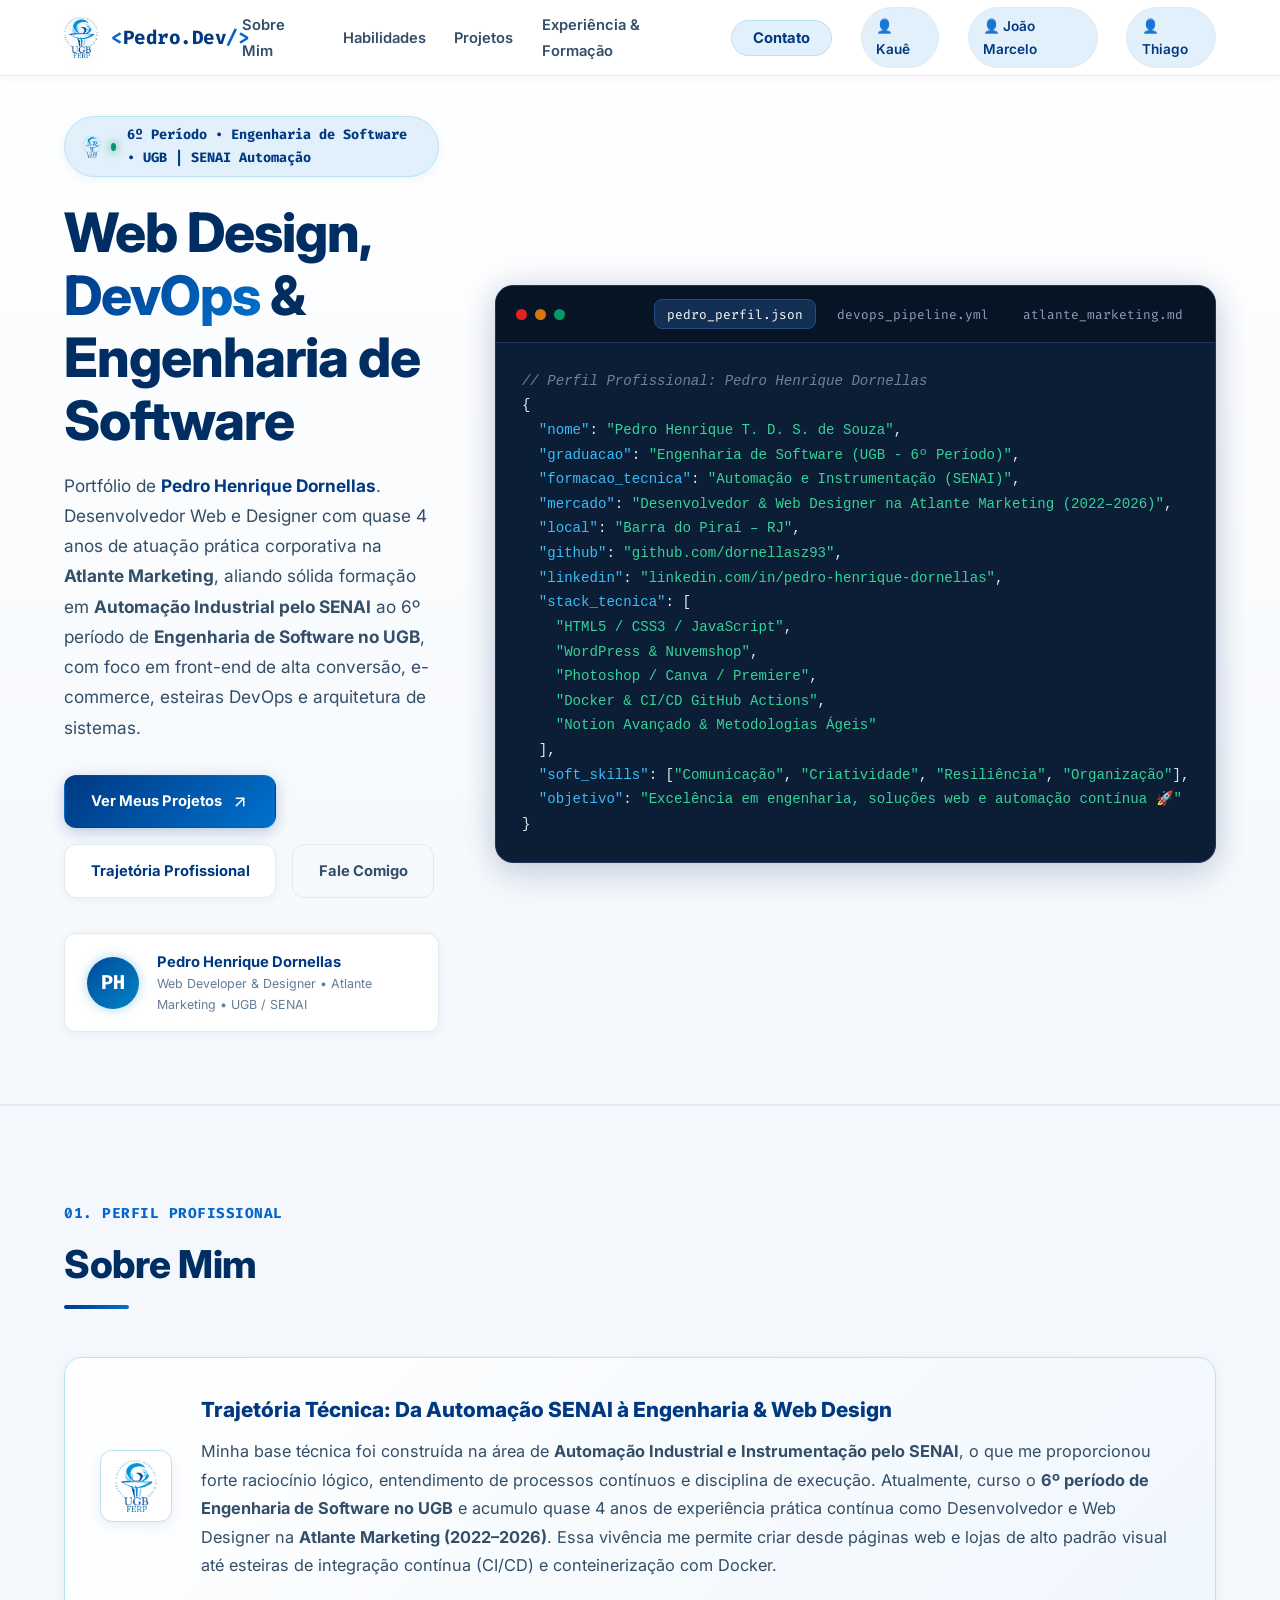
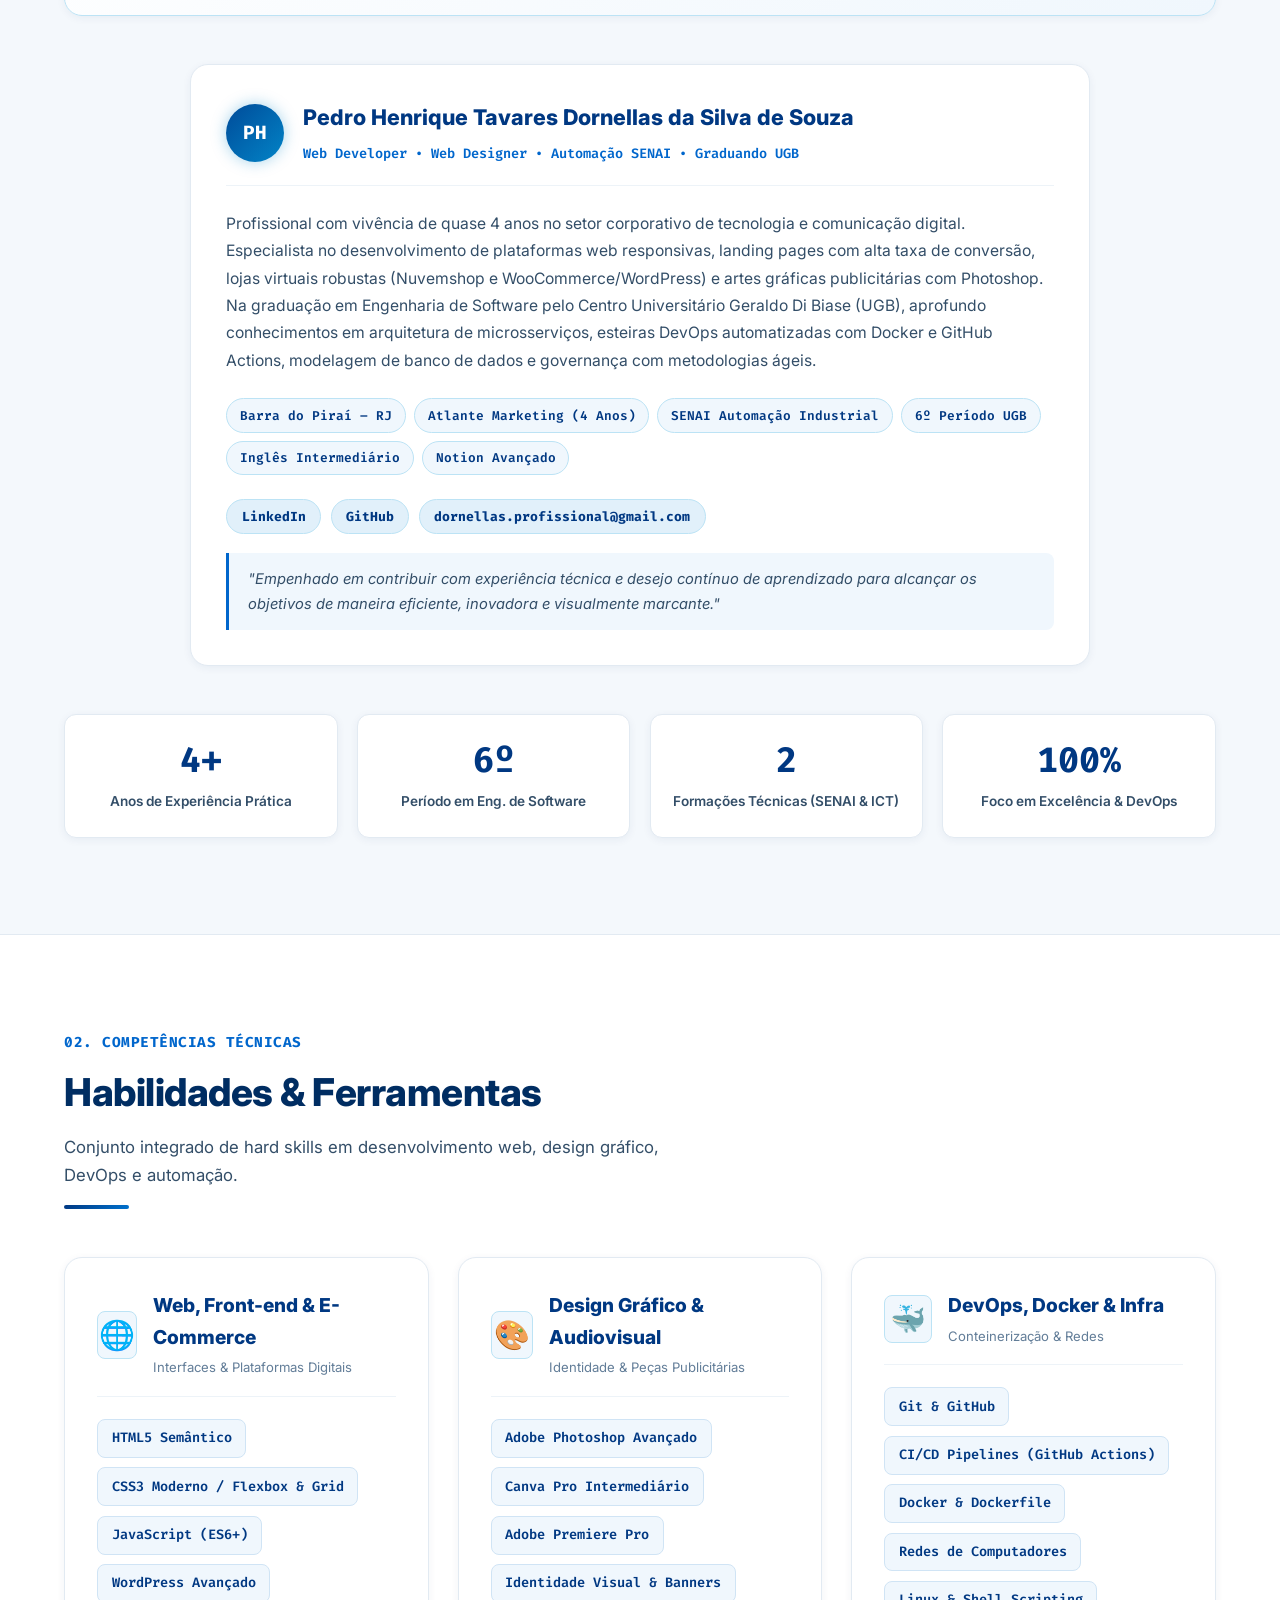
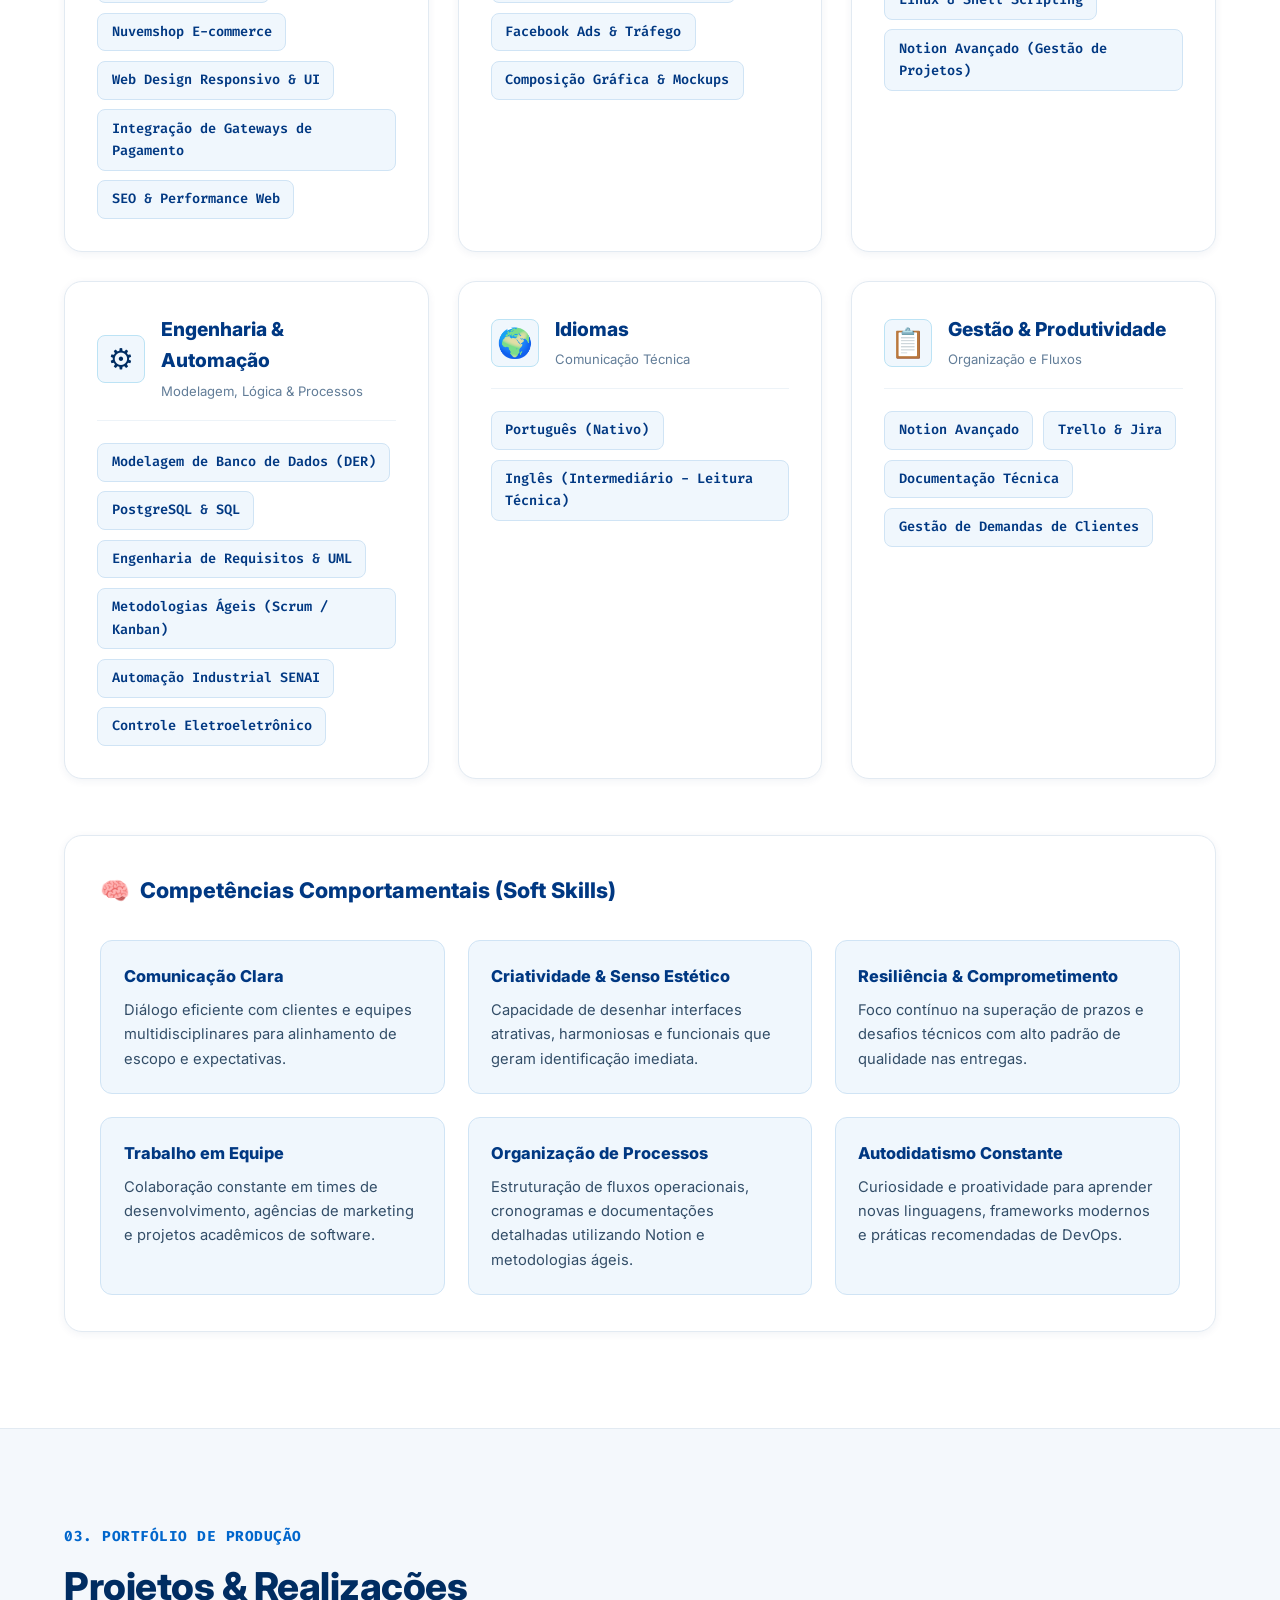
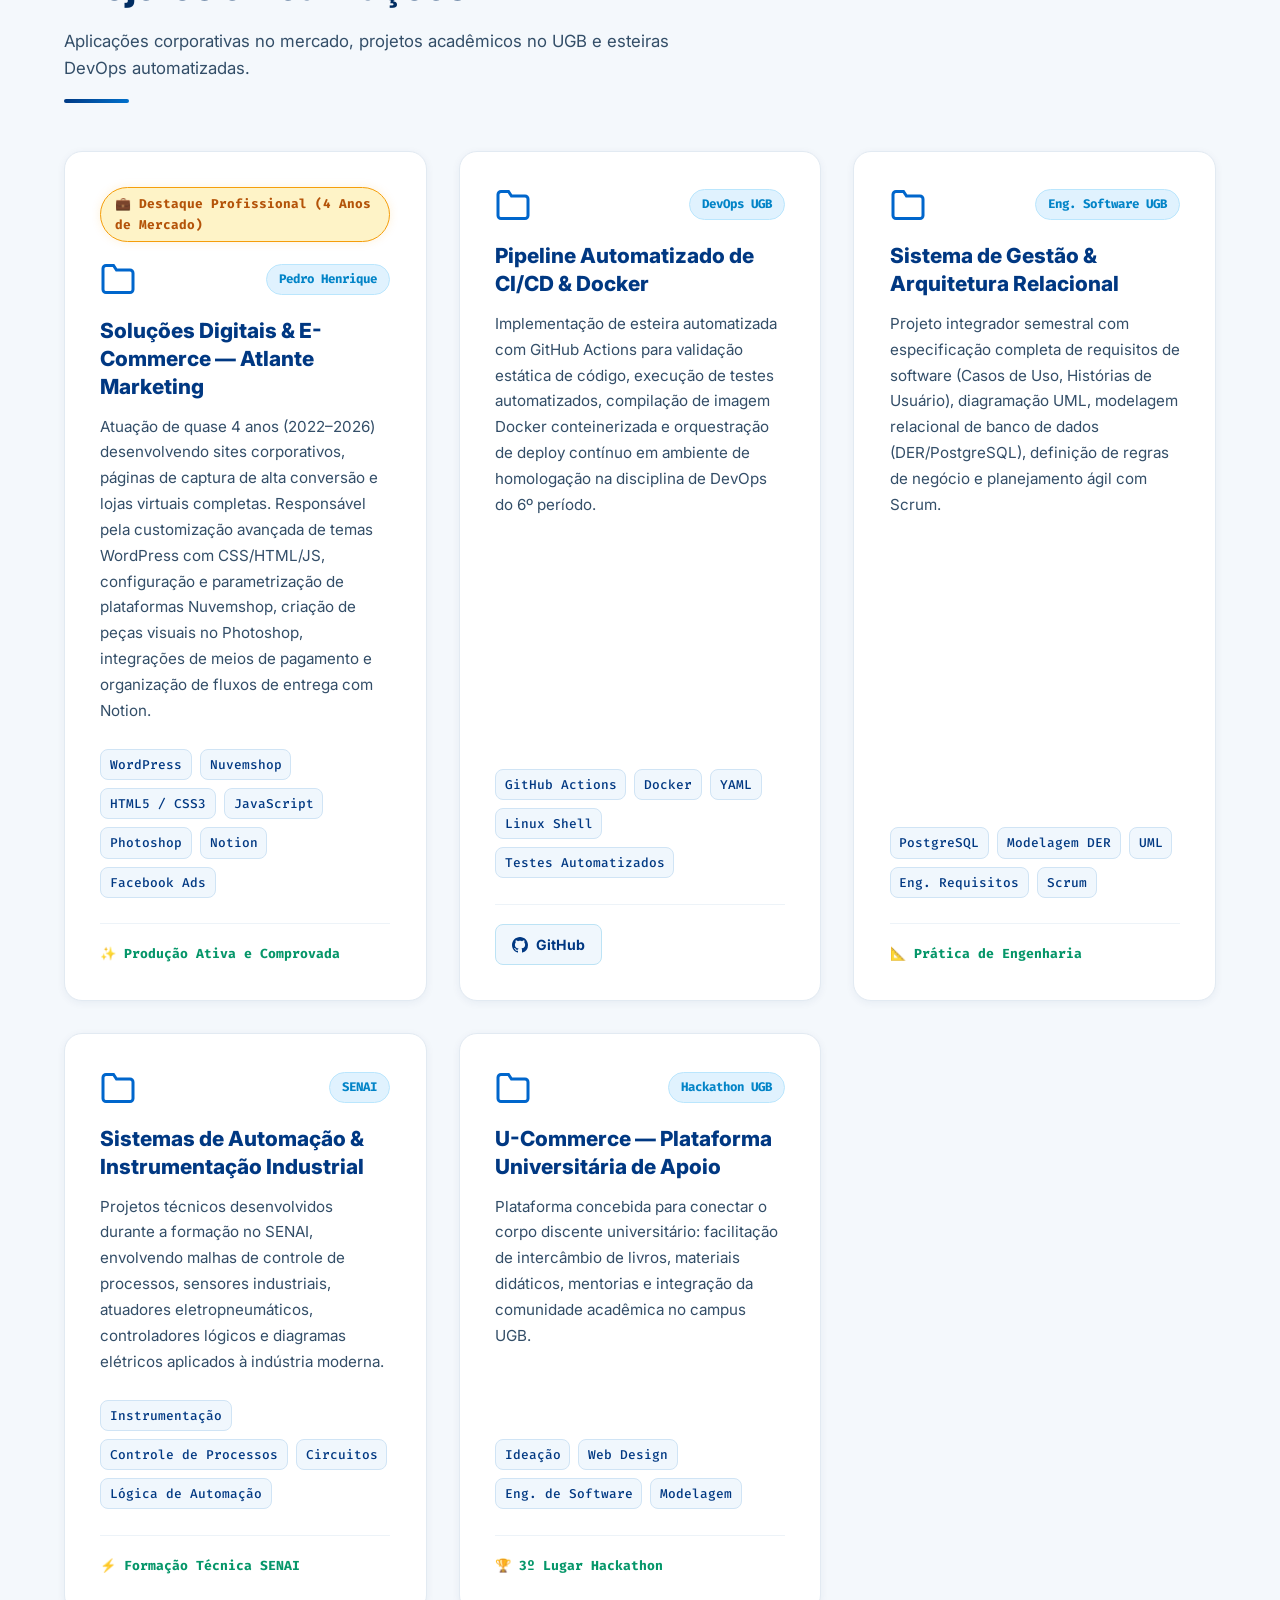
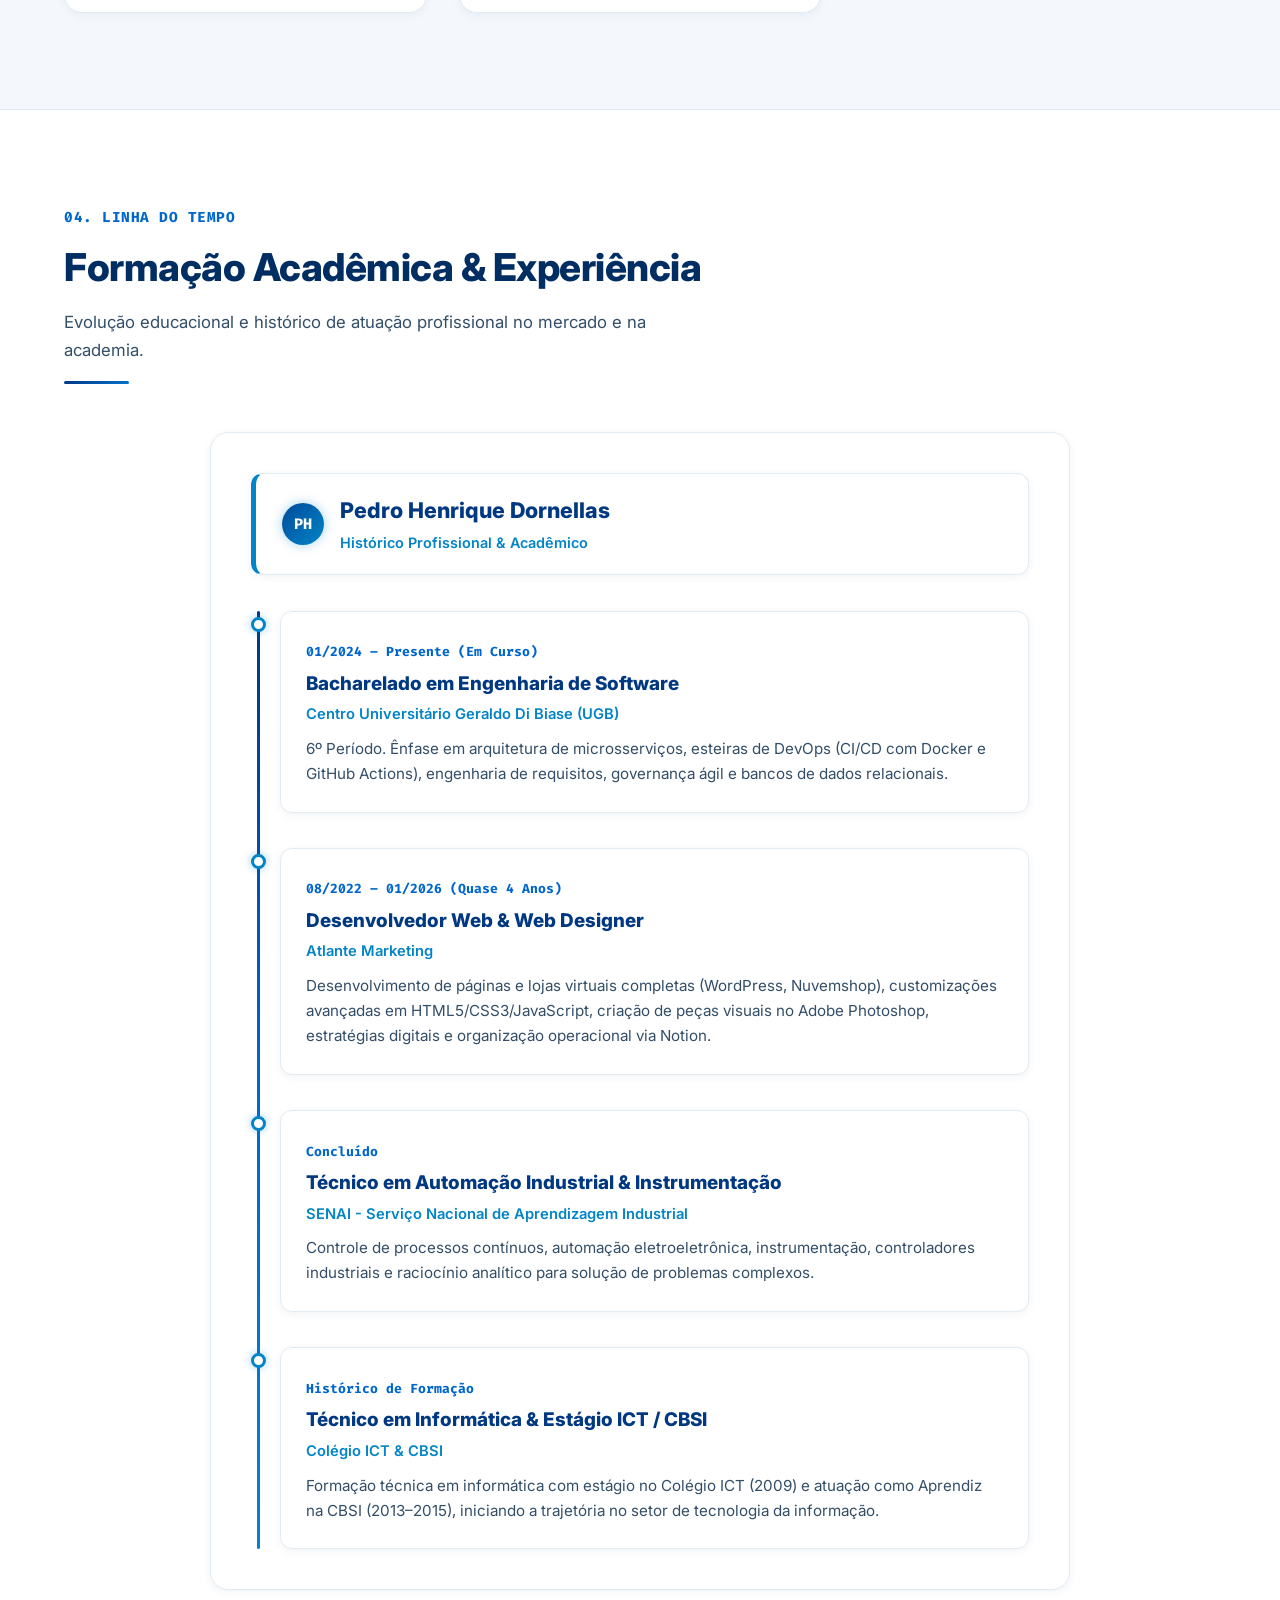
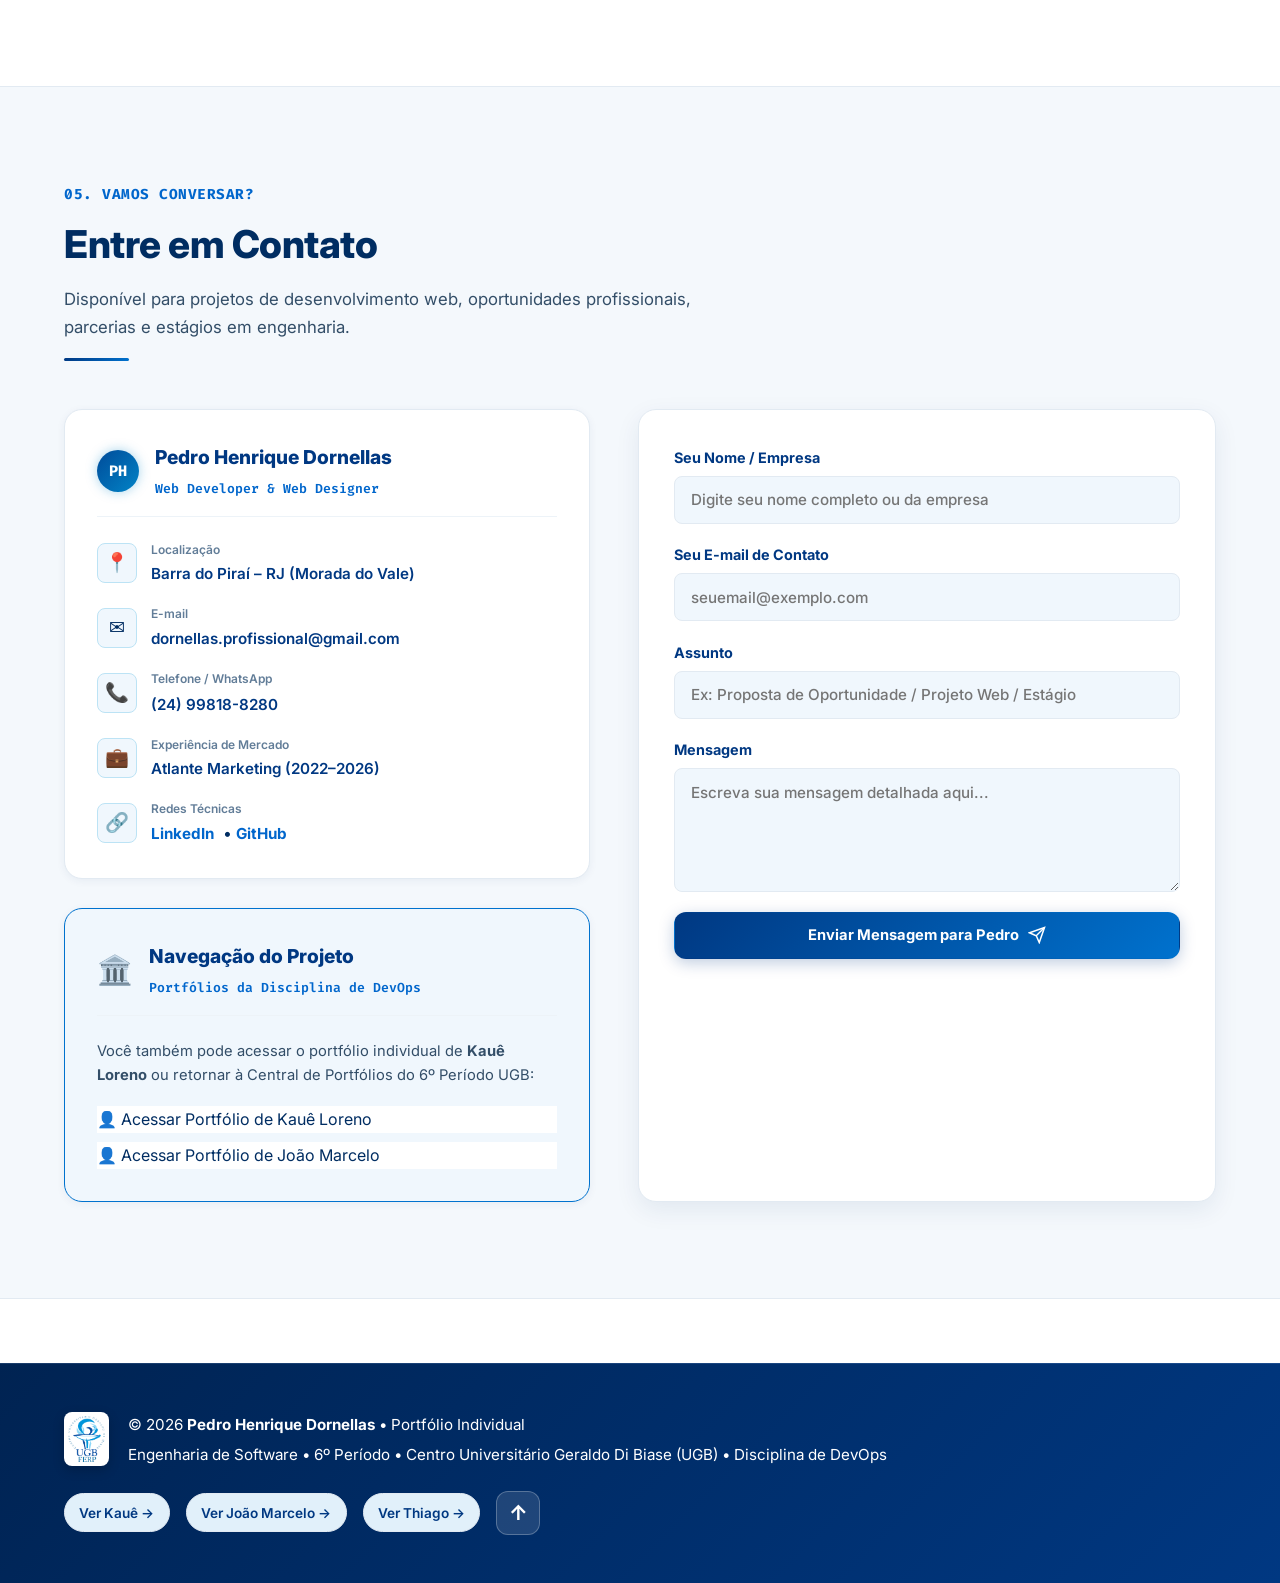
<file: pedro/index.html>
<!DOCTYPE html>
<html lang="pt-BR">

<head>
    <meta charset="UTF-8">
    <meta name="viewport" content="width=device-width, initial-scale=1.0">
    <meta name="description"
        content="Portfólio Profissional e Acadêmico de Pedro Henrique Dornellas - Engenharia de Software, Web Design & DevOps | 6º Período UGB">
    <title>Pedro Henrique Dornellas • Portfólio de Eng. Software, Web Design & DevOps</title>
    <!-- Google Fonts -->
    <link rel="preconnect" href="https://fonts.googleapis.com">
    <link rel="preconnect" href="https://fonts.gstatic.com" crossorigin>
    <link
        href="https://fonts.googleapis.com/css2?family=Fira+Code:wght@400;500;600;700&family=Inter:wght@300;400;500;600;700;800&display=swap"
        rel="stylesheet">
    <!-- Favicon com Logo UGB -->
    <link rel="icon" type="image/png" href="logo_ugb.png">
    <!-- Folha de Estilos Exclusiva em CSS -->
    <link rel="stylesheet" href="style.css">
</head>

<body>

    <!-- ================= NAVBAR ================= -->
    <header class="header" id="header">
        <nav class="nav container">
            <a href="#hero" class="nav-logo">
                <img src="logo_ugb.png" alt="Logo UGB FERP" class="nav-logo-img">
                <span class="nav-logo-text"><span class="logo-bracket">&lt;</span>Pedro<span class="logo-accent">.Dev</span><span
                        class="logo-bracket">/&gt;</span></span>
            </a>

            <!-- Toggle de Menu Mobile (CSS Puro com Checkbox) -->
            <input type="checkbox" id="nav-toggle" class="nav-toggle-checkbox">
            <label for="nav-toggle" class="nav-toggle-label" aria-label="Abrir Menu">
                <span class="hamburger"></span>
            </label>

            <div class="nav-menu">
                <ul class="nav-list">
                    <li class="nav-item"><a href="#sobre" class="nav-link">Sobre Mim</a></li>
                    <li class="nav-item"><a href="#habilidades" class="nav-link">Habilidades</a></li>
                    <li class="nav-item"><a href="#projetos" class="nav-link">Projetos</a></li>
                    <li class="nav-item"><a href="#formacao" class="nav-link">Experiência &amp; Formação</a></li>
                    <li class="nav-item"><a href="#contato" class="nav-link nav-link-btn">Contato</a></li>
                    <li class="nav-item"><a href="http://kaueloreno.ugbio.com.br" class="nav-link-switch" title="Ver portfólio de Kauê Loreno">👤 Kauê</a></li>
                    <li class="nav-item"><a href="http://joao-marcelo.ugbio.com.br" class="nav-link-switch" title="Ver portfólio de João Marcelo">👤 João Marcelo</a></li>
                    <li class="nav-item"><a href="http://thiago-pires.ugbio.com.br" class="nav-link-switch" title="Ver portfólio de Thiago Pires">👤 Thiago</a></li>
                    
                </ul>
            </div>
        </nav>
    </header>

    <main>
        <!-- ================= HERO SECTION ================= -->
        <section class="hero" id="hero">
            <div class="hero-container container">
                <div class="hero-content">
                    <div class="hero-badge">
                        <img src="logo_ugb.png" alt="Logo UGB" class="badge-logo-img">
                        <span class="pulse-dot"></span> 6º Período • Engenharia de Software • UGB | SENAI Automação
                    </div>
                    <h1 class="hero-title">
                        Web Design, <span class="gradient-text">DevOps</span> &amp; Engenharia de Software
                    </h1>
                    <p class="hero-subtitle">
                        Portfólio de <strong class="text-highlight">Pedro Henrique Dornellas</strong>. Desenvolvedor Web e Designer
                        com quase 4 anos de atuação prática corporativa na <strong>Atlante Marketing</strong>, aliando sólida formação em
                        <strong>Automação Industrial pelo SENAI</strong> ao 6º período de <strong>Engenharia de Software no UGB</strong>,
                        com foco em front-end de alta conversão, e-commerce, esteiras DevOps e arquitetura de sistemas.
                    </p>
                    <div class="hero-actions">
                        <a href="#projetos" class="btn btn-primary">
                            Ver Meus Projetos
                            <svg class="btn-icon" viewBox="0 0 24 24" fill="none" stroke="currentColor" stroke-width="2"
                                stroke-linecap="round" stroke-linejoin="round">
                                <line x1="7" y1="17" x2="17" y2="7"></line>
                                <polyline points="7 7 17 7 17 17"></polyline>
                            </svg>
                        </a>
                        <a href="#formacao" class="btn btn-secondary">Trajetória Profissional</a>
                        <a href="#contato" class="btn btn-outline">Fale Comigo</a>
                    </div>

                    <!-- Quick Dev Avatar & Info -->
                    <div class="hero-individual-quick">
                        <div class="duo-avatar ph-avatar">PH</div>
                        <div class="duo-meta">
                            <strong>Pedro Henrique Dornellas</strong>
                            <span>Web Developer &amp; Designer • Atlante Marketing • UGB / SENAI</span>
                        </div>
                    </div>
                </div>

                <div class="hero-visual">
                    <!-- Interactive Terminal with Tabs -->
                    <div class="code-card">
                        <div class="code-card-header">
                            <span class="dot dot-red"></span>
                            <span class="dot dot-yellow"></span>
                            <span class="dot dot-green"></span>
                            <div class="code-tabs">
                                <button type="button" class="code-tab active"
                                    onclick="switchTab(this, 'perfil')">pedro_perfil.json</button>
                                <button type="button" class="code-tab"
                                    onclick="switchTab(this, 'devops')">devops_pipeline.yml</button>
                                <button type="button" class="code-tab"
                                    onclick="switchTab(this, 'atlante')">atlante_marketing.md</button>
                            </div>
                        </div>

                        <!-- Tab 1: Perfil Pedro -->
                        <div id="tab-perfil" class="code-tab-content active">
                            <pre class="code-body"><code><span class="token-comment">// Perfil Profissional: Pedro Henrique Dornellas</span>
{
  <span class="token-key">"nome"</span>: <span class="token-string">"Pedro Henrique T. D. S. de Souza"</span>,
  <span class="token-key">"graduacao"</span>: <span class="token-string">"Engenharia de Software (UGB - 6º Período)"</span>,
  <span class="token-key">"formacao_tecnica"</span>: <span class="token-string">"Automação e Instrumentação (SENAI)"</span>,
  <span class="token-key">"mercado"</span>: <span class="token-string">"Desenvolvedor & Web Designer na Atlante Marketing (2022–2026)"</span>,
  <span class="token-key">"local"</span>: <span class="token-string">"Barra do Piraí – RJ"</span>,
  <span class="token-key">"github"</span>: <span class="token-string">"github.com/dornellasz93"</span>,
  <span class="token-key">"linkedin"</span>: <span class="token-string">"linkedin.com/in/pedro-henrique-dornellas"</span>,
  <span class="token-key">"stack_tecnica"</span>: [
    <span class="token-string">"HTML5 / CSS3 / JavaScript"</span>,
    <span class="token-string">"WordPress & Nuvemshop"</span>,
    <span class="token-string">"Photoshop / Canva / Premiere"</span>,
    <span class="token-string">"Docker & CI/CD GitHub Actions"</span>,
    <span class="token-string">"Notion Avançado & Metodologias Ágeis"</span>
  ],
  <span class="token-key">"soft_skills"</span>: [<span class="token-string">"Comunicação"</span>, <span class="token-string">"Criatividade"</span>, <span class="token-string">"Resiliência"</span>, <span class="token-string">"Organização"</span>],
  <span class="token-key">"objetivo"</span>: <span class="token-string">"Excelência em engenharia, soluções web e automação contínua 🚀"</span>
}</code></pre>
                        </div>

                        <!-- Tab 2: DevOps Pipeline -->
                        <div id="tab-devops" class="code-tab-content">
                            <pre class="code-body"><code><span class="token-comment"># Pipeline de CI/CD - Pedro Henrique DevOps</span>
<span class="token-key">name</span>: <span class="token-string">"Pedro Henrique CI/CD Workflow"</span>
<span class="token-key">on</span>:
  <span class="token-key">push</span>:
    <span class="token-key">branches</span>: [<span class="token-string">"main"</span>]
<span class="token-key">jobs</span>:
  <span class="token-key">build_and_deploy</span>:
    <span class="token-key">runs-on</span>: <span class="token-string">ubuntu-latest</span>
    <span class="token-key">steps</span>:
      - <span class="token-key">name</span>: <span class="token-string">"Checkout do Código"</span>
        <span class="token-key">uses</span>: <span class="token-string">actions/checkout@v4</span>
      - <span class="token-key">name</span>: <span class="token-string">"Validação de Sintaxe & Qualidade"</span>
        <span class="token-key">run</span>: <span class="token-string">npm test --if-present</span>
      - <span class="token-key">name</span>: <span class="token-string">"Compilar Container Docker"</span>
        <span class="token-key">run</span>: <span class="token-string">docker build -t ph-portfolio:latest .</span>
      - <span class="token-key">name</span>: <span class="token-string">"Deploy Homologado"</span>
        <span class="token-key">run</span>: <span class="token-string">echo "Deploy com Docker finalizado com 100% de sucesso!"</span></code></pre>
                        </div>

                        <!-- Tab 3: Atlante Marketing -->
                        <div id="tab-atlante" class="code-tab-content">
                            <pre class="code-body"><code><span class="token-comment"># Atuação Profissional: Atlante Marketing</span>
<span class="token-keyword">Empresa</span>: Atlante Marketing
<span class="token-keyword">Período</span>: 08/2022 a 01/2026 (~4 anos de mercado)
<span class="token-keyword">Cargo</span>: Desenvolvedor Web & Designer
<span class="token-keyword">Entregas</span>:
  - Desenvolvimento e manutenção de sites institucionais WordPress
  - Configuração de lojas virtuais completas em Nuvemshop
  - Criação de banners publicitários e identidade visual no Photoshop
  - Gestão de demandas e documentação de processos no Notion
  - Otimização de layouts responsivos para mobile e desktop</code></pre>
                        </div>
                    </div>
                </div>
            </div>
        </section>

        <!-- ================= SOBRE MIM ================= -->
        <section class="section sobre" id="sobre">
            <div class="container">
                <div class="section-header">
                    <span class="section-tag">01. Perfil Profissional</span>
                    <h2 class="section-title">Sobre Mim</h2>
                    <div class="section-line"></div>
                </div>

                <!-- Resumo & Trajetória -->
                <div class="duo-synergy-banner">
                    <div class="synergy-logo-box">
                        <img src="logo_ugb.png" alt="Logo UGB FERP" class="synergy-ugb-logo">
                    </div>
                    <div class="synergy-text">
                        <h3>Trajetória Técnica: Da Automação SENAI à Engenharia &amp; Web Design</h3>
                        <p>
                            Minha base técnica foi construída na área de <strong>Automação Industrial e Instrumentação pelo SENAI</strong>,
                            o que me proporcionou forte raciocínio lógico, entendimento de processos contínuos e disciplina de execução.
                            Atualmente, curso o <strong>6º período de Engenharia de Software no UGB</strong> e acumulo quase 4 anos de experiência
                            prática contínua como Desenvolvedor e Web Designer na <strong>Atlante Marketing (2022–2026)</strong>.
                            Essa vivência me permite criar desde páginas web e lojas de alto padrão visual até esteiras de integração contínua (CI/CD)
                            e conteinerização com Docker.
                        </p>
                    </div>
                </div>

                <!-- Card de Perfil Detalhado -->
                <div class="individual-profile-showcase">
                    <div class="student-profile-card">
                        <div class="student-card-header">
                            <div class="student-avatar-badge ph-gradient">PH</div>
                            <div>
                                <h3 class="student-name">Pedro Henrique Tavares Dornellas da Silva de Souza</h3>
                                <span class="student-role">Web Developer • Web Designer • Automação SENAI • Graduando UGB</span>
                            </div>
                        </div>
                        <div class="student-body">
                            <p class="student-bio">
                                Profissional com vivência de quase 4 anos no setor corporativo de tecnologia e comunicação digital.
                                Especialista no desenvolvimento de plataformas web responsivas, landing pages com alta taxa de conversão,
                                lojas virtuais robustas (Nuvemshop e WooCommerce/WordPress) e artes gráficas publicitárias com Photoshop.
                                Na graduação em Engenharia de Software pelo Centro Universitário Geraldo Di Biase (UGB), aprofundo conhecimentos
                                em arquitetura de microsserviços, esteiras DevOps automatizadas com Docker e GitHub Actions, modelagem de banco de dados
                                e governança com metodologias ágeis.
                            </p>
                            <div class="student-tags">
                                <span class="student-tag">Barra do Piraí – RJ</span>
                                <span class="student-tag">Atlante Marketing (4 Anos)</span>
                                <span class="student-tag">SENAI Automação Industrial</span>
                                <span class="student-tag">6º Período UGB</span>
                                <span class="student-tag">Inglês Intermediário</span>
                                <span class="student-tag">Notion Avançado</span>
                            </div>
                            <div class="student-social-links">
                                <a href="https://www.linkedin.com/in/pedro-henrique-dornellas/" target="_blank"
                                    rel="noopener noreferrer" class="student-social-btn"
                                    title="LinkedIn de Pedro Henrique">
                                    LinkedIn
                                </a>
                                <a href="https://github.com/dornellasz93" target="_blank" rel="noopener noreferrer"
                                    class="student-social-btn" title="GitHub de Pedro Henrique">
                                    GitHub
                                </a>
                                <a href="mailto:dornellas.profissional@gmail.com" class="student-social-btn"
                                    title="E-mail de Pedro Henrique">
                                    dornellas.profissional@gmail.com
                                </a>
                            </div>
                            <div class="student-quote">
                                <em>"Empenhado em contribuir com experiência técnica e desejo contínuo de aprendizado
                                    para alcançar os objetivos de maneira eficiente, inovadora e visualmente marcante."</em>
                            </div>
                        </div>
                    </div>
                </div>

                <!-- Métricas de Destaque -->
                <div class="sobre-highlights">
                    <div class="highlight-item">
                        <span class="highlight-num">4+</span>
                        <span class="highlight-label">Anos de Experiência Prática</span>
                    </div>
                    <div class="highlight-item">
                        <span class="highlight-num">6º</span>
                        <span class="highlight-label">Período em Eng. de Software</span>
                    </div>
                    <div class="highlight-item">
                        <span class="highlight-num">2</span>
                        <span class="highlight-label">Formações Técnicas (SENAI &amp; ICT)</span>
                    </div>
                    <div class="highlight-item">
                        <span class="highlight-num">100%</span>
                        <span class="highlight-label">Foco em Excelência &amp; DevOps</span>
                    </div>
                </div>
            </div>
        </section>

        <!-- ================= HABILIDADES & TECNOLOGIAS ================= -->
        <section class="section habilidades" id="habilidades">
            <div class="container">
                <div class="section-header">
                    <span class="section-tag">02. Competências Técnicas</span>
                    <h2 class="section-title">Habilidades &amp; Ferramentas</h2>
                    <p class="section-desc">Conjunto integrado de hard skills em desenvolvimento web, design gráfico, DevOps e automação.</p>
                    <div class="section-line"></div>
                </div>

                <div class="skills-grid">
                    <!-- Categoria 1: Web, Front-end & E-Commerce -->
                    <div class="skill-category">
                        <div class="skill-cat-header">
                            <div class="cat-icon">🌐</div>
                            <div>
                                <h3>Web, Front-end &amp; E-Commerce</h3>
                                <span class="cat-sub">Interfaces &amp; Plataformas Digitais</span>
                            </div>
                        </div>
                        <div class="skill-badges">
                            <span class="badge">HTML5 Semântico</span>
                            <span class="badge">CSS3 Moderno / Flexbox &amp; Grid</span>
                            <span class="badge">JavaScript (ES6+)</span>
                            <span class="badge">WordPress Avançado</span>
                            <span class="badge">Nuvemshop E-commerce</span>
                            <span class="badge">Web Design Responsivo &amp; UI</span>
                            <span class="badge">Integração de Gateways de Pagamento</span>
                            <span class="badge">SEO &amp; Performance Web</span>
                        </div>
                    </div>

                    <!-- Categoria 2: Design Gráfico & Criação Visual -->
                    <div class="skill-category">
                        <div class="skill-cat-header">
                            <div class="cat-icon">🎨</div>
                            <div>
                                <h3>Design Gráfico &amp; Audiovisual</h3>
                                <span class="cat-sub">Identidade &amp; Peças Publicitárias</span>
                            </div>
                        </div>
                        <div class="skill-badges">
                            <span class="badge">Adobe Photoshop Avançado</span>
                            <span class="badge">Canva Pro Intermediário</span>
                            <span class="badge">Adobe Premiere Pro</span>
                            <span class="badge">Identidade Visual &amp; Banners</span>
                            <span class="badge">Facebook Ads &amp; Tráfego</span>
                            <span class="badge">Composição Gráfica &amp; Mockups</span>
                        </div>
                    </div>

                    <!-- Categoria 3: DevOps, Docker & Infraestrutura -->
                    <div class="skill-category">
                        <div class="skill-cat-header">
                            <div class="cat-icon">🐳</div>
                            <div>
                                <h3>DevOps, Docker &amp; Infra</h3>
                                <span class="cat-sub">Conteinerização &amp; Redes</span>
                            </div>
                        </div>
                        <div class="skill-badges">
                            <span class="badge">Git &amp; GitHub</span>
                            <span class="badge">CI/CD Pipelines (GitHub Actions)</span>
                            <span class="badge">Docker &amp; Dockerfile</span>
                            <span class="badge">Redes de Computadores</span>
                            <span class="badge">Linux &amp; Shell Scripting</span>
                            <span class="badge">Notion Avançado (Gestão de Projetos)</span>
                        </div>
                    </div>

                    <!-- Categoria 4: Engenharia & Banco de Dados -->
                    <div class="skill-category">
                        <div class="skill-cat-header">
                            <div class="cat-icon">⚙️</div>
                            <div>
                                <h3>Engenharia &amp; Automação</h3>
                                <span class="cat-sub">Modelagem, Lógica &amp; Processos</span>
                            </div>
                        </div>
                        <div class="skill-badges">
                            <span class="badge">Modelagem de Banco de Dados (DER)</span>
                            <span class="badge">PostgreSQL &amp; SQL</span>
                            <span class="badge">Engenharia de Requisitos &amp; UML</span>
                            <span class="badge">Metodologias Ágeis (Scrum / Kanban)</span>
                            <span class="badge">Automação Industrial SENAI</span>
                            <span class="badge">Controle Eletroeletrônico</span>
                        </div>
                    </div>

                    <!-- Categoria 5: Idiomas -->
                    <div class="skill-category">
                        <div class="skill-cat-header">
                            <div class="cat-icon">🌍</div>
                            <div>
                                <h3>Idiomas</h3>
                                <span class="cat-sub">Comunicação Técnica</span>
                            </div>
                        </div>
                        <div class="skill-badges">
                            <span class="badge">Português (Nativo)</span>
                            <span class="badge">Inglês (Intermediário - Leitura Técnica)</span>
                        </div>
                    </div>

                    <!-- Categoria 6: Ferramentas de Gestão -->
                    <div class="skill-category">
                        <div class="skill-cat-header">
                            <div class="cat-icon">📋</div>
                            <div>
                                <h3>Gestão &amp; Produtividade</h3>
                                <span class="cat-sub">Organização e Fluxos</span>
                            </div>
                        </div>
                        <div class="skill-badges">
                            <span class="badge">Notion Avançado</span>
                            <span class="badge">Trello &amp; Jira</span>
                            <span class="badge">Documentação Técnica</span>
                            <span class="badge">Gestão de Demandas de Clientes</span>
                        </div>
                    </div>
                </div>

                <!-- Soft Skills Section -->
                <div class="soft-skills-container">
                    <h3 class="soft-skills-title">
                        <span class="soft-icon">🧠</span> Competências Comportamentais (Soft Skills)
                    </h3>
                    <div class="soft-skills-grid">
                        <div class="soft-card">
                            <span class="soft-name">Comunicação Clara</span>
                            <p>Diálogo eficiente com clientes e equipes multidisciplinares para alinhamento de escopo e expectativas.</p>
                        </div>
                        <div class="soft-card">
                            <span class="soft-name">Criatividade &amp; Senso Estético</span>
                            <p>Capacidade de desenhar interfaces atrativas, harmoniosas e funcionais que geram identificação imediata.</p>
                        </div>
                        <div class="soft-card">
                            <span class="soft-name">Resiliência &amp; Comprometimento</span>
                            <p>Foco contínuo na superação de prazos e desafios técnicos com alto padrão de qualidade nas entregas.</p>
                        </div>
                        <div class="soft-card">
                            <span class="soft-name">Trabalho em Equipe</span>
                            <p>Colaboração constante em times de desenvolvimento, agências de marketing e projetos acadêmicos de software.</p>
                        </div>
                        <div class="soft-card">
                            <span class="soft-name">Organização de Processos</span>
                            <p>Estruturação de fluxos operacionais, cronogramas e documentações detalhadas utilizando Notion e metodologias ágeis.</p>
                        </div>
                        <div class="soft-card">
                            <span class="soft-name">Autodidatismo Constante</span>
                            <p>Curiosidade e proatividade para aprender novas linguagens, frameworks modernos e práticas recomendadas de DevOps.</p>
                        </div>
                    </div>
                </div>
            </div>
        </section>

        <!-- ================= PROJETOS ACADÊMICOS & PROFISSIONAIS ================= -->
        <section class="section projetos" id="projetos">
            <div class="container">
                <div class="section-header">
                    <span class="section-tag">03. Portfólio de Produção</span>
                    <h2 class="section-title">Projetos &amp; Realizações</h2>
                    <p class="section-desc">Aplicações corporativas no mercado, projetos acadêmicos no UGB e esteiras DevOps automatizadas.</p>
                    <div class="section-line"></div>
                </div>

                <div class="projetos-grid">
                    <!-- Projeto 1: Desenvolvimento Web & E-Commerce (Atlante Marketing) -->
                    <article class="project-card featured-project">
                        <div class="project-badge-award award-gold">💼 Destaque Profissional (4 Anos de Mercado)</div>
                        <div class="project-header">
                            <div class="project-folder-icon">
                                <svg viewBox="0 0 24 24" fill="none" stroke="currentColor" stroke-width="2">
                                    <path
                                        d="M22 19a2 2 0 0 1-2 2H4a2 2 0 0 1-2-2V5a2 2 0 0 1 2-2h5l2 3h9a2 2 0 0 1 2 2z">
                                    </path>
                                </svg>
                            </div>
                            <span class="project-author-badge ph-tag">Pedro Henrique</span>
                        </div>
                        <h3 class="project-title">Soluções Digitais &amp; E-Commerce — Atlante Marketing</h3>
                        <p class="project-description">
                            Atuação de quase 4 anos (2022–2026) desenvolvendo sites corporativos, páginas de captura de alta conversão
                            e lojas virtuais completas. Responsável pela customização avançada de temas WordPress com CSS/HTML/JS,
                            configuração e parametrização de plataformas Nuvemshop, criação de peças visuais no Photoshop,
                            integrações de meios de pagamento e organização de fluxos de entrega com Notion.
                        </p>
                        <div class="project-techs">
                            <span>WordPress</span>
                            <span>Nuvemshop</span>
                            <span>HTML5 / CSS3</span>
                            <span>JavaScript</span>
                            <span>Photoshop</span>
                            <span>Notion</span>
                            <span>Facebook Ads</span>
                        </div>
                        <div class="project-links">
                            <span class="project-status-tag">✨ Produção Ativa e Comprovada</span>
                        </div>
                    </article>

                    <!-- Projeto 2: Pipeline Automatizado DevOps CI/CD -->
                    <article class="project-card">
                        <div class="project-header">
                            <div class="project-folder-icon">
                                <svg viewBox="0 0 24 24" fill="none" stroke="currentColor" stroke-width="2">
                                    <path
                                        d="M22 19a2 2 0 0 1-2 2H4a2 2 0 0 1-2-2V5a2 2 0 0 1 2-2h5l2 3h9a2 2 0 0 1 2 2z">
                                    </path>
                                </svg>
                            </div>
                            <span class="project-author-badge ph-tag">DevOps UGB</span>
                        </div>
                        <h3 class="project-title">Pipeline Automatizado de CI/CD &amp; Docker</h3>
                        <p class="project-description">
                            Implementação de esteira automatizada com GitHub Actions para validação estática de código,
                            execução de testes automatizados, compilação de imagem Docker conteinerizada e orquestração
                            de deploy contínuo em ambiente de homologação na disciplina de DevOps do 6º período.
                        </p>
                        <div class="project-techs">
                            <span>GitHub Actions</span>
                            <span>Docker</span>
                            <span>YAML</span>
                            <span>Linux Shell</span>
                            <span>Testes Automatizados</span>
                        </div>
                        <div class="project-links">
                            <a href="https://github.com/dornellasz93" target="_blank" rel="noopener noreferrer"
                                class="project-btn">
                                <svg viewBox="0 0 24 24" fill="currentColor">
                                    <path
                                        d="M12 0C5.37 0 0 5.37 0 12c0 5.31 3.435 9.795 8.205 11.385.6.105.825-.255.825-.57 0-.285-.015-1.23-.015-2.235-3.015.555-3.795-.735-4.035-1.41-.135-.345-.72-1.41-1.23-1.695-.42-.225-1.02-.78-.015-.795.945-.015 1.62.87 1.845 1.23 1.08 1.815 2.805 1.305 3.495.99.105-.78.42-1.305.765-1.605-2.67-.3-5.46-1.335-5.46-5.925 0-1.305.465-2.385 1.23-3.225-.12-.3-.54-1.53.12-3.18 0 0 1.005-.315 3.3 1.23.96-.27 1.98-.405 3-.405s2.04.135 3 .405c2.295-1.56 3.3-1.23 3.3-1.23.66 1.65.24 2.88.12 3.18.765.84 1.23 1.905 1.23 3.225 0 4.605-2.805 5.625-5.475 5.925.435.375.81 1.095.81 2.22 0 1.605-.015 2.895-.015 3.3 0 .315.225.69.825.57A12.02 12.02 0 0024 12c0-6.63-5.37-12-12-12z" />
                                </svg>
                                GitHub
                            </a>
                        </div>
                    </article>

                    <!-- Projeto 3: Sistema de Gestão & Modelagem Relacional -->
                    <article class="project-card">
                        <div class="project-header">
                            <div class="project-folder-icon">
                                <svg viewBox="0 0 24 24" fill="none" stroke="currentColor" stroke-width="2">
                                    <path
                                        d="M22 19a2 2 0 0 1-2 2H4a2 2 0 0 1-2-2V5a2 2 0 0 1 2-2h5l2 3h9a2 2 0 0 1 2 2z">
                                    </path>
                                </svg>
                            </div>
                            <span class="project-author-badge ph-tag">Eng. Software UGB</span>
                        </div>
                        <h3 class="project-title">Sistema de Gestão &amp; Arquitetura Relacional</h3>
                        <p class="project-description">
                            Projeto integrador semestral com especificação completa de requisitos de software (Casos de Uso,
                            Histórias de Usuário), diagramação UML, modelagem relacional de banco de dados (DER/PostgreSQL),
                            definição de regras de negócio e planejamento ágil com Scrum.
                        </p>
                        <div class="project-techs">
                            <span>PostgreSQL</span>
                            <span>Modelagem DER</span>
                            <span>UML</span>
                            <span>Eng. Requisitos</span>
                            <span>Scrum</span>
                        </div>
                        <div class="project-links">
                            <span class="project-status-tag">📐 Prática de Engenharia</span>
                        </div>
                    </article>

                    <!-- Projeto 4: Automação Industrial SENAI -->
                    <article class="project-card">
                        <div class="project-header">
                            <div class="project-folder-icon">
                                <svg viewBox="0 0 24 24" fill="none" stroke="currentColor" stroke-width="2">
                                    <path
                                        d="M22 19a2 2 0 0 1-2 2H4a2 2 0 0 1-2-2V5a2 2 0 0 1 2-2h5l2 3h9a2 2 0 0 1 2 2z">
                                    </path>
                                </svg>
                            </div>
                            <span class="project-author-badge ph-tag">SENAI</span>
                        </div>
                        <h3 class="project-title">Sistemas de Automação &amp; Instrumentação Industrial</h3>
                        <p class="project-description">
                            Projetos técnicos desenvolvidos durante a formação no SENAI, envolvendo malhas de controle de processos,
                            sensores industriais, atuadores eletropneumáticos, controladores lógicos e diagramas elétricos aplicados à indústria moderna.
                        </p>
                        <div class="project-techs">
                            <span>Instrumentação</span>
                            <span>Controle de Processos</span>
                            <span>Circuitos</span>
                            <span>Lógica de Automação</span>
                        </div>
                        <div class="project-links">
                            <span class="project-status-tag">⚡ Formação Técnica SENAI</span>
                        </div>
                    </article>

                    <!-- Projeto 5: U-Commerce -->
                    <article class="project-card">
                        <div class="project-header">
                            <div class="project-folder-icon">
                                <svg viewBox="0 0 24 24" fill="none" stroke="currentColor" stroke-width="2">
                                    <path
                                        d="M22 19a2 2 0 0 1-2 2H4a2 2 0 0 1-2-2V5a2 2 0 0 1 2-2h5l2 3h9a2 2 0 0 1 2 2z">
                                    </path>
                                </svg>
                            </div>
                            <span class="project-author-badge ph-tag">Hackathon UGB</span>
                        </div>
                        <h3 class="project-title">U-Commerce — Plataforma Universitária de Apoio</h3>
                        <p class="project-description">
                            Plataforma concebida para conectar o corpo discente universitário: facilitação de intercâmbio de livros,
                            materiais didáticos, mentorias e integração da comunidade acadêmica no campus UGB.
                        </p>
                        <div class="project-techs">
                            <span>Ideação</span>
                            <span>Web Design</span>
                            <span>Eng. de Software</span>
                            <span>Modelagem</span>
                        </div>
                        <div class="project-links">
                            <span class="project-status-tag">🏆 3º Lugar Hackathon</span>
                        </div>
                    </article>
                </div>
            </div>
        </section>

        <!-- ================= FORMAÇÃO ACADÊMICA & TRAJETÓRIA ================= -->
        <section class="section formacao" id="formacao">
            <div class="container">
                <div class="section-header">
                    <span class="section-tag">04. Linha do Tempo</span>
                    <h2 class="section-title">Formação Acadêmica &amp; Experiência</h2>
                    <p class="section-desc">Evolução educacional e histórico de atuação profissional no mercado e na academia.</p>
                    <div class="section-line"></div>
                </div>

                <div class="single-timeline-container">
                    <div class="single-timeline-card">
                        <div class="timeline-col-header ph-border">
                            <span class="duo-avatar ph-avatar">PH</span>
                            <div>
                                <h3 style="font-size: 1.35rem; font-weight: 800; color: var(--ugb-navy);">Pedro Henrique Dornellas</h3>
                                <span style="font-size: 0.9rem; color: var(--ugb-sky); font-weight: 600;">Histórico Profissional &amp; Acadêmico</span>
                            </div>
                        </div>

                        <div class="timeline">
                            <!-- Item 1: Graduação UGB -->
                            <div class="timeline-item">
                                <div class="timeline-dot ph-dot"></div>
                                <div class="timeline-content">
                                    <span class="timeline-date">01/2024 – Presente (Em Curso)</span>
                                    <h4 class="timeline-title">Bacharelado em Engenharia de Software</h4>
                                    <h5 class="timeline-institution">Centro Universitário Geraldo Di Biase (UGB)</h5>
                                    <p class="timeline-desc">
                                        6º Período. Ênfase em arquitetura de microsserviços, esteiras de DevOps (CI/CD com Docker e GitHub Actions),
                                        engenharia de requisitos, governança ágil e bancos de dados relacionais.
                                    </p>
                                </div>
                            </div>

                            <!-- Item 2: Atlante Marketing -->
                            <div class="timeline-item">
                                <div class="timeline-dot ph-dot"></div>
                                <div class="timeline-content">
                                    <span class="timeline-date">08/2022 – 01/2026 (Quase 4 Anos)</span>
                                    <h4 class="timeline-title">Desenvolvedor Web &amp; Web Designer</h4>
                                    <h5 class="timeline-institution">Atlante Marketing</h5>
                                    <p class="timeline-desc">
                                        Desenvolvimento de páginas e lojas virtuais completas (WordPress, Nuvemshop), customizações avançadas em HTML5/CSS3/JavaScript,
                                        criação de peças visuais no Adobe Photoshop, estratégias digitais e organização operacional via Notion.
                                    </p>
                                </div>
                            </div>

                            <!-- Item 3: SENAI Automação -->
                            <div class="timeline-item">
                                <div class="timeline-dot ph-dot"></div>
                                <div class="timeline-content">
                                    <span class="timeline-date">Concluído</span>
                                    <h4 class="timeline-title">Técnico em Automação Industrial &amp; Instrumentação</h4>
                                    <h5 class="timeline-institution">SENAI - Serviço Nacional de Aprendizagem Industrial</h5>
                                    <p class="timeline-desc">
                                        Controle de processos contínuos, automação eletroeletrônica, instrumentação, controladores industriais
                                        e raciocínio analítico para solução de problemas complexos.
                                    </p>
                                </div>
                            </div>

                            <!-- Item 4: Histórico Anterior -->
                            <div class="timeline-item">
                                <div class="timeline-dot ph-dot"></div>
                                <div class="timeline-content">
                                    <span class="timeline-date">Histórico de Formação</span>
                                    <h4 class="timeline-title">Técnico em Informática &amp; Estágio ICT / CBSI</h4>
                                    <h5 class="timeline-institution">Colégio ICT &amp; CBSI</h5>
                                    <p class="timeline-desc">
                                        Formação técnica em informática com estágio no Colégio ICT (2009) e atuação como Aprendiz na CBSI (2013–2015),
                                        iniciando a trajetória no setor de tecnologia da informação.
                                    </p>
                                </div>
                            </div>
                        </div>
                    </div>
                </div>
            </div>
        </section>

        <!-- ================= CONTATO ================= -->
        <section class="section contato" id="contato">
            <div class="container">
                <div class="section-header">
                    <span class="section-tag">05. Vamos Conversar?</span>
                    <h2 class="section-title">Entre em Contato</h2>
                    <p class="section-desc">Disponível para projetos de desenvolvimento web, oportunidades profissionais, parcerias e estágios em engenharia.</p>
                    <div class="section-line"></div>
                </div>

                <div class="contato-grid">
                    <!-- Card de Contato de Pedro -->
                    <div class="contato-cards-container">
                        <div class="contact-card">
                            <div class="contact-card-top">
                                <div class="duo-avatar ph-avatar">PH</div>
                                <div>
                                    <h4>Pedro Henrique Dornellas</h4>
                                    <span>Web Developer &amp; Web Designer</span>
                                </div>
                            </div>
                            <div class="contact-items">
                                <div class="contact-item">
                                    <span class="c-icon">📍</span>
                                    <div>
                                        <small>Localização</small>
                                        <p>Barra do Piraí – RJ (Morada do Vale)</p>
                                    </div>
                                </div>
                                <div class="contact-item">
                                    <span class="c-icon">✉️</span>
                                    <div>
                                        <small>E-mail</small>
                                        <a href="mailto:dornellas.profissional@gmail.com">dornellas.profissional@gmail.com</a>
                                    </div>
                                </div>
                                <div class="contact-item">
                                    <span class="c-icon">📞</span>
                                    <div>
                                        <small>Telefone / WhatsApp</small>
                                        <a href="tel:+5524998188280">(24) 99818-8280</a>
                                    </div>
                                </div>
                                <div class="contact-item">
                                    <span class="c-icon">💼</span>
                                    <div>
                                        <small>Experiência de Mercado</small>
                                        <p>Atlante Marketing (2022–2026)</p>
                                    </div>
                                </div>
                                <div class="contact-item">
                                    <span class="c-icon">🔗</span>
                                    <div>
                                        <small>Redes Técnicas</small>
                                        <div class="contact-links-inline">
                                            <a href="https://www.linkedin.com/in/pedro-henrique-dornellas/"
                                                target="_blank" rel="noopener noreferrer">LinkedIn</a> •
                                            <a href="https://github.com/dornellasz93" target="_blank"
                                                rel="noopener noreferrer">GitHub</a>
                                        </div>
                                    </div>
                                </div>
                            </div>
                        </div>

                        <!-- Card de Navegação Rápida -->
                        <div class="contact-card" style="background: var(--ugb-ice-light); border-color: var(--ugb-cyan);">
                            <div class="contact-card-top">
                                <span style="font-size: 1.8rem;">🏛️</span>
                                <div>
                                    <h4 style="color: var(--ugb-navy);">Navegação do Projeto</h4>
                                    <span>Portfólios da Disciplina de DevOps</span>
                                </div>
                            </div>
                            <p style="font-size: 0.92rem; color: var(--text-secondary); margin-bottom: 1.2rem;">
                                Você também pode acessar o portfólio individual de <strong>Kauê Loreno</strong> ou retornar à Central de Portfólios do 6º Período UGB:
                            </p>
                            <div style="display: flex; flex-direction: column; gap: 0.6rem;">
                                <a href="http://kaueloreno.ugbio.com.br" class="portal-btn-secondary" style="background: #ffffff;">
                                    👤 Acessar Portfólio de Kauê Loreno
                                </a>
                                <a href="http://joao-marcelo.ugbio.com.br" class="portal-btn-secondary" style="background: #ffffff;">
                                    👤 Acessar Portfólio de João Marcelo
                                </a>
                                
                            </div>
                        </div>
                    </div>

                    <!-- Formulário de Contato -->
                    <div class="contato-form-container">
                        <form class="contato-form" action="mailto:dornellas.profissional@gmail.com" method="POST"
                            enctype="text/plain">
                            <div class="form-group">
                                <label for="nome">Seu Nome / Empresa</label>
                                <input type="text" id="nome" name="nome"
                                    placeholder="Digite seu nome completo ou da empresa" required>
                            </div>
                            <div class="form-group">
                                <label for="email">Seu E-mail de Contato</label>
                                <input type="email" id="email" name="email" placeholder="seuemail@exemplo.com" required>
                            </div>
                            <div class="form-group">
                                <label for="assunto">Assunto</label>
                                <input type="text" id="assunto" name="assunto"
                                    placeholder="Ex: Proposta de Oportunidade / Projeto Web / Estágio" required>
                            </div>
                            <div class="form-group">
                                <label for="mensagem">Mensagem</label>
                                <textarea id="mensagem" name="mensagem" rows="5"
                                    placeholder="Escreva sua mensagem detalhada aqui..." required></textarea>
                            </div>
                            <button type="submit" class="btn btn-primary btn-block">
                                Enviar Mensagem para Pedro
                                <svg class="btn-icon" viewBox="0 0 24 24" fill="none" stroke="currentColor"
                                    stroke-width="2">
                                    <line x1="22" y1="2" x2="11" y2="13"></line>
                                    <polygon points="22 2 15 22 11 13 2 9 22 2"></polygon>
                                </svg>
                            </button>
                        </form>
                    </div>
                </div>
            </div>
        </section>
    </main>

    <!-- ================= FOOTER ================= -->
    <footer class="footer">
        <div class="container footer-content">
            <div class="footer-brand">
                <img src="logo_ugb.png" alt="Logo UGB FERP" class="footer-ugb-logo">
                <div class="footer-text">
                    <p>&copy; 2026 <strong>Pedro Henrique Dornellas</strong> • Portfólio Individual</p>
                    <p class="footer-sub">Engenharia de Software • 6º Período • Centro Universitário Geraldo Di Biase (UGB)
                        • Disciplina de DevOps</p>
                </div>
            </div>
            <div style="display: flex; align-items: center; gap: 1rem;">
                <a href="http://kaueloreno.ugbio.com.br" class="nav-link-switch" title="Ver portfólio de Kauê">Ver Kauê →</a>
                <a href="http://joao-marcelo.ugbio.com.br" class="nav-link-switch" title="Ver portfólio de João Marcelo">Ver João Marcelo →</a>
                <a href="http://thiago-pires.ugbio.com.br" class="nav-link-switch" title="Ver portfólio de Thiago Pires">Ver Thiago →</a>
                <a href="#hero" class="back-to-top" title="Voltar ao Topo" aria-label="Voltar ao Topo">↑</a>
            </div>
        </div>
    </footer>

    <!-- Scripts de Interatividade -->
    <script>
        // Terminal Tab Switcher
        function switchTab(btn, tabId) {
            document.querySelectorAll('.code-tab').forEach(tab => tab.classList.remove('active'));
            document.querySelectorAll('.code-tab-content').forEach(content => content.classList.remove('active'));

            const selectedContent = document.getElementById('tab-' + tabId);
            if (selectedContent) {
                selectedContent.classList.add('active');
            }
            if (btn) {
                btn.classList.add('active');
            }
        }
    </script>

</body>

</html>
</file>
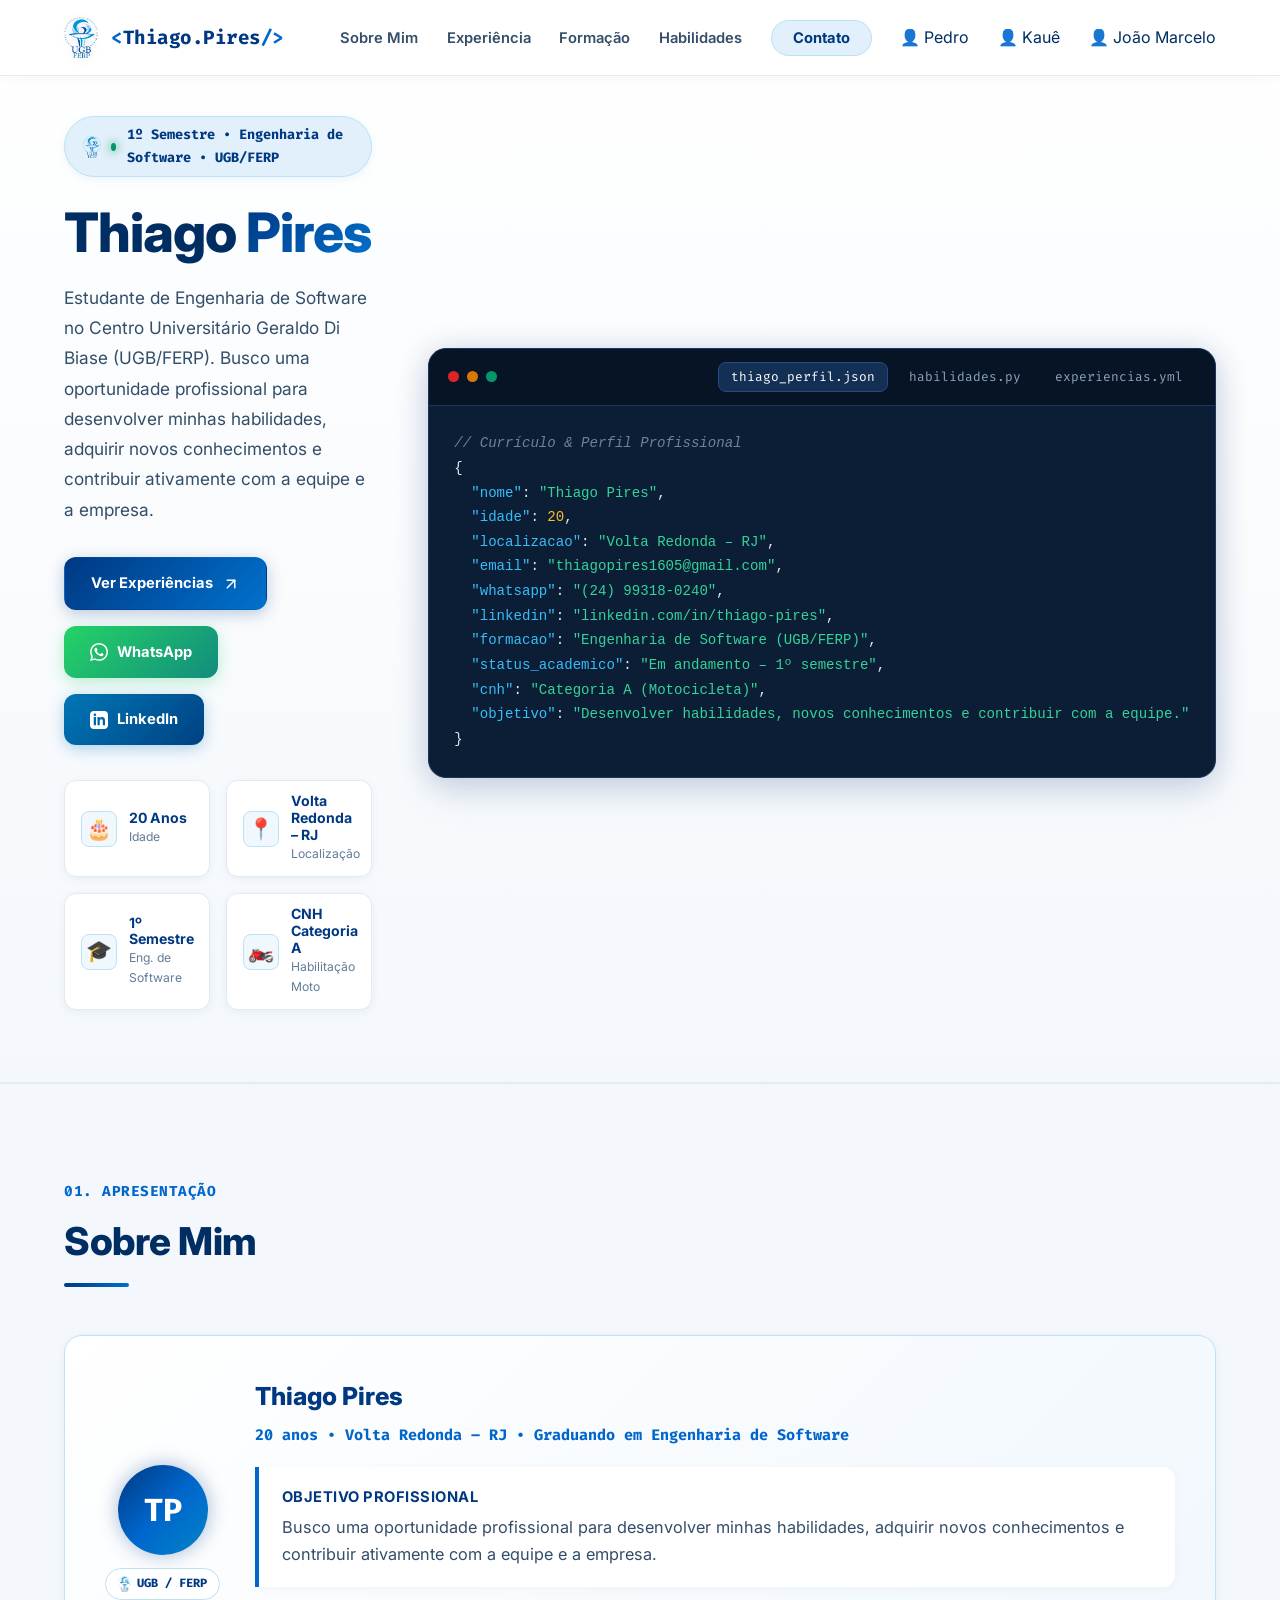
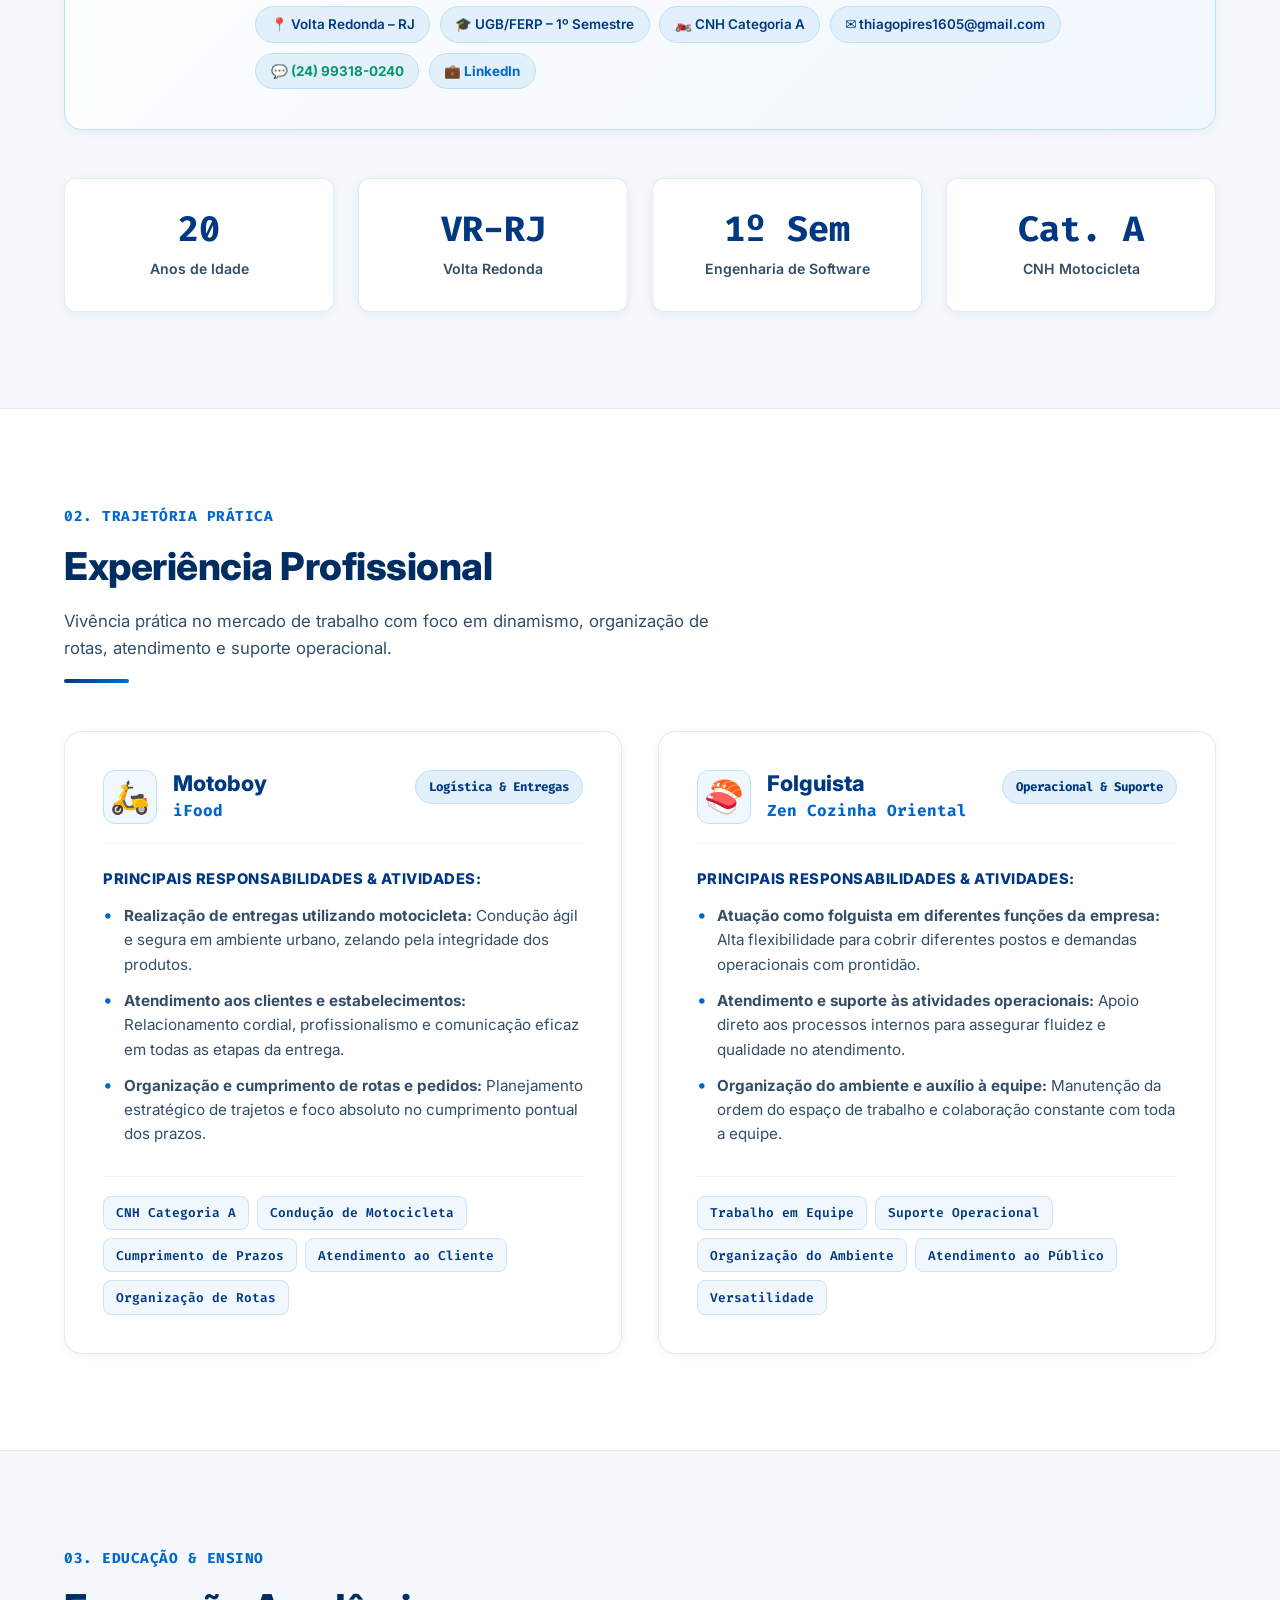
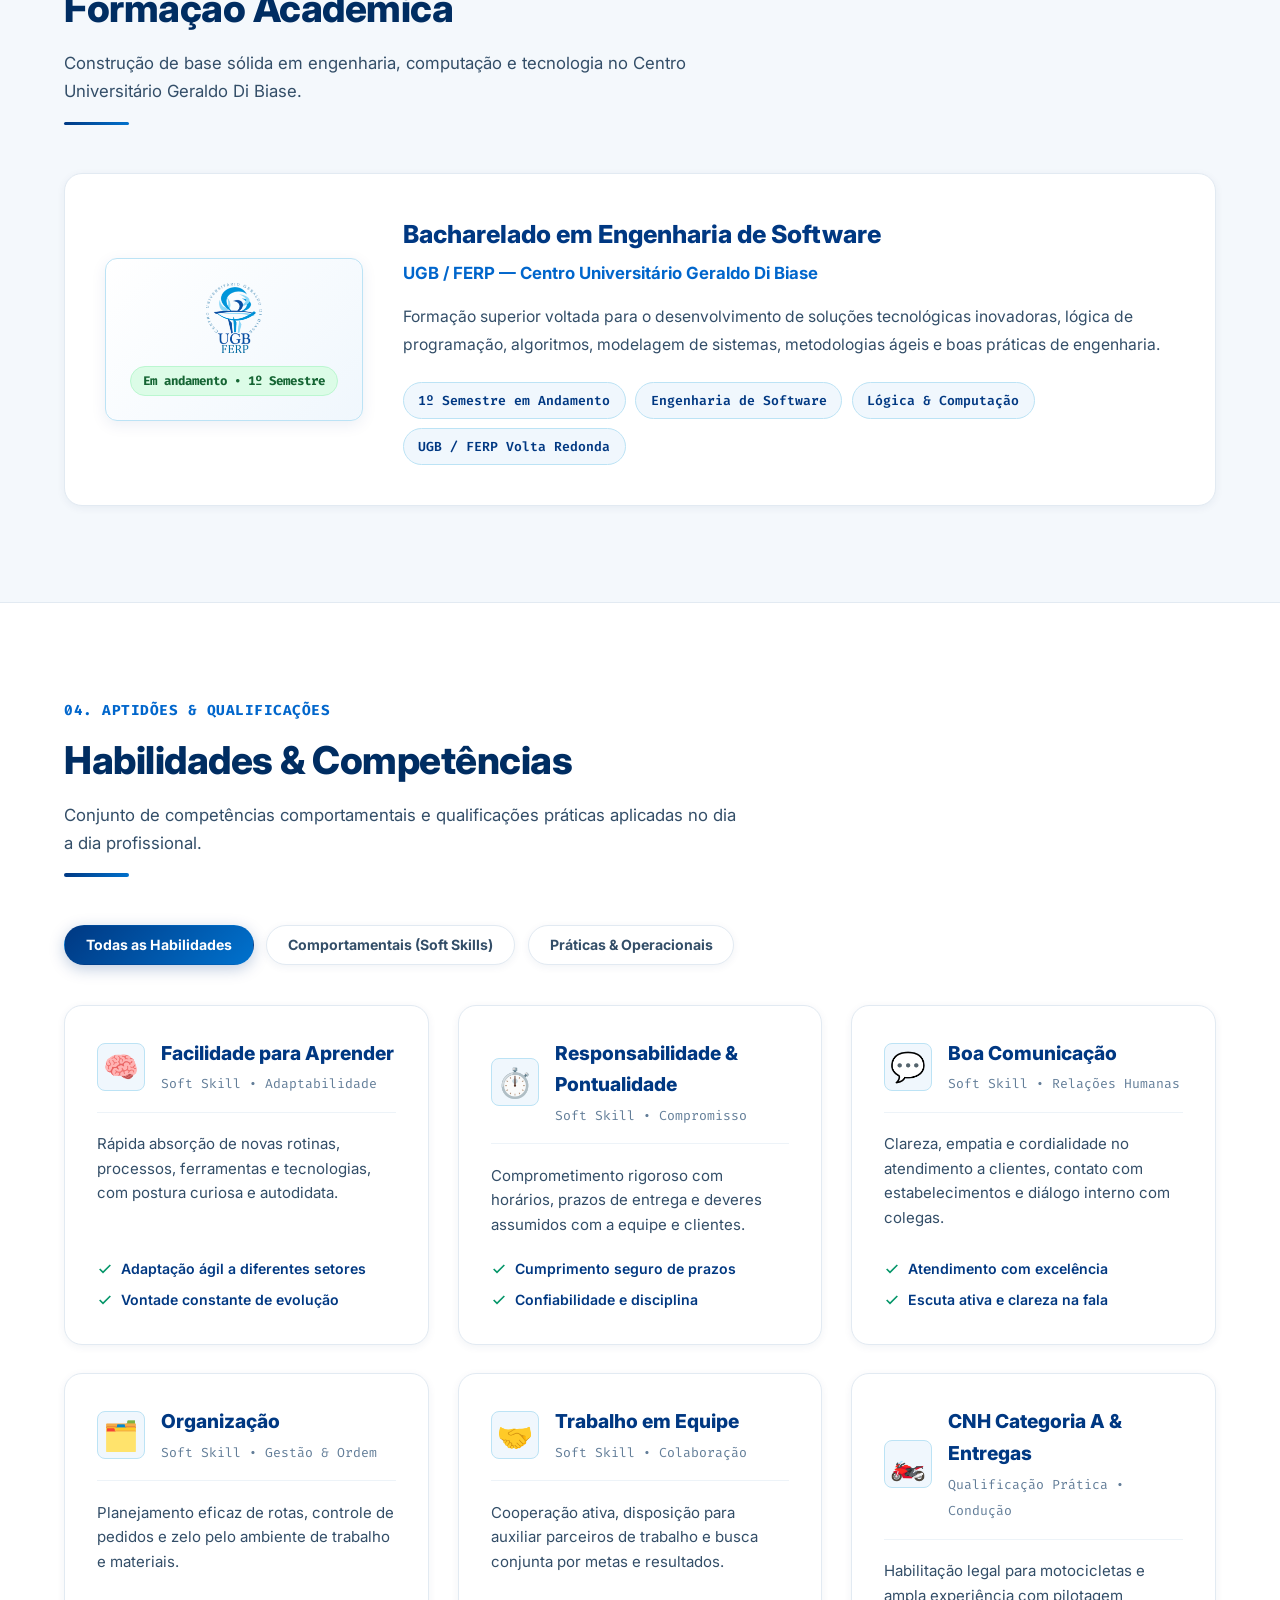
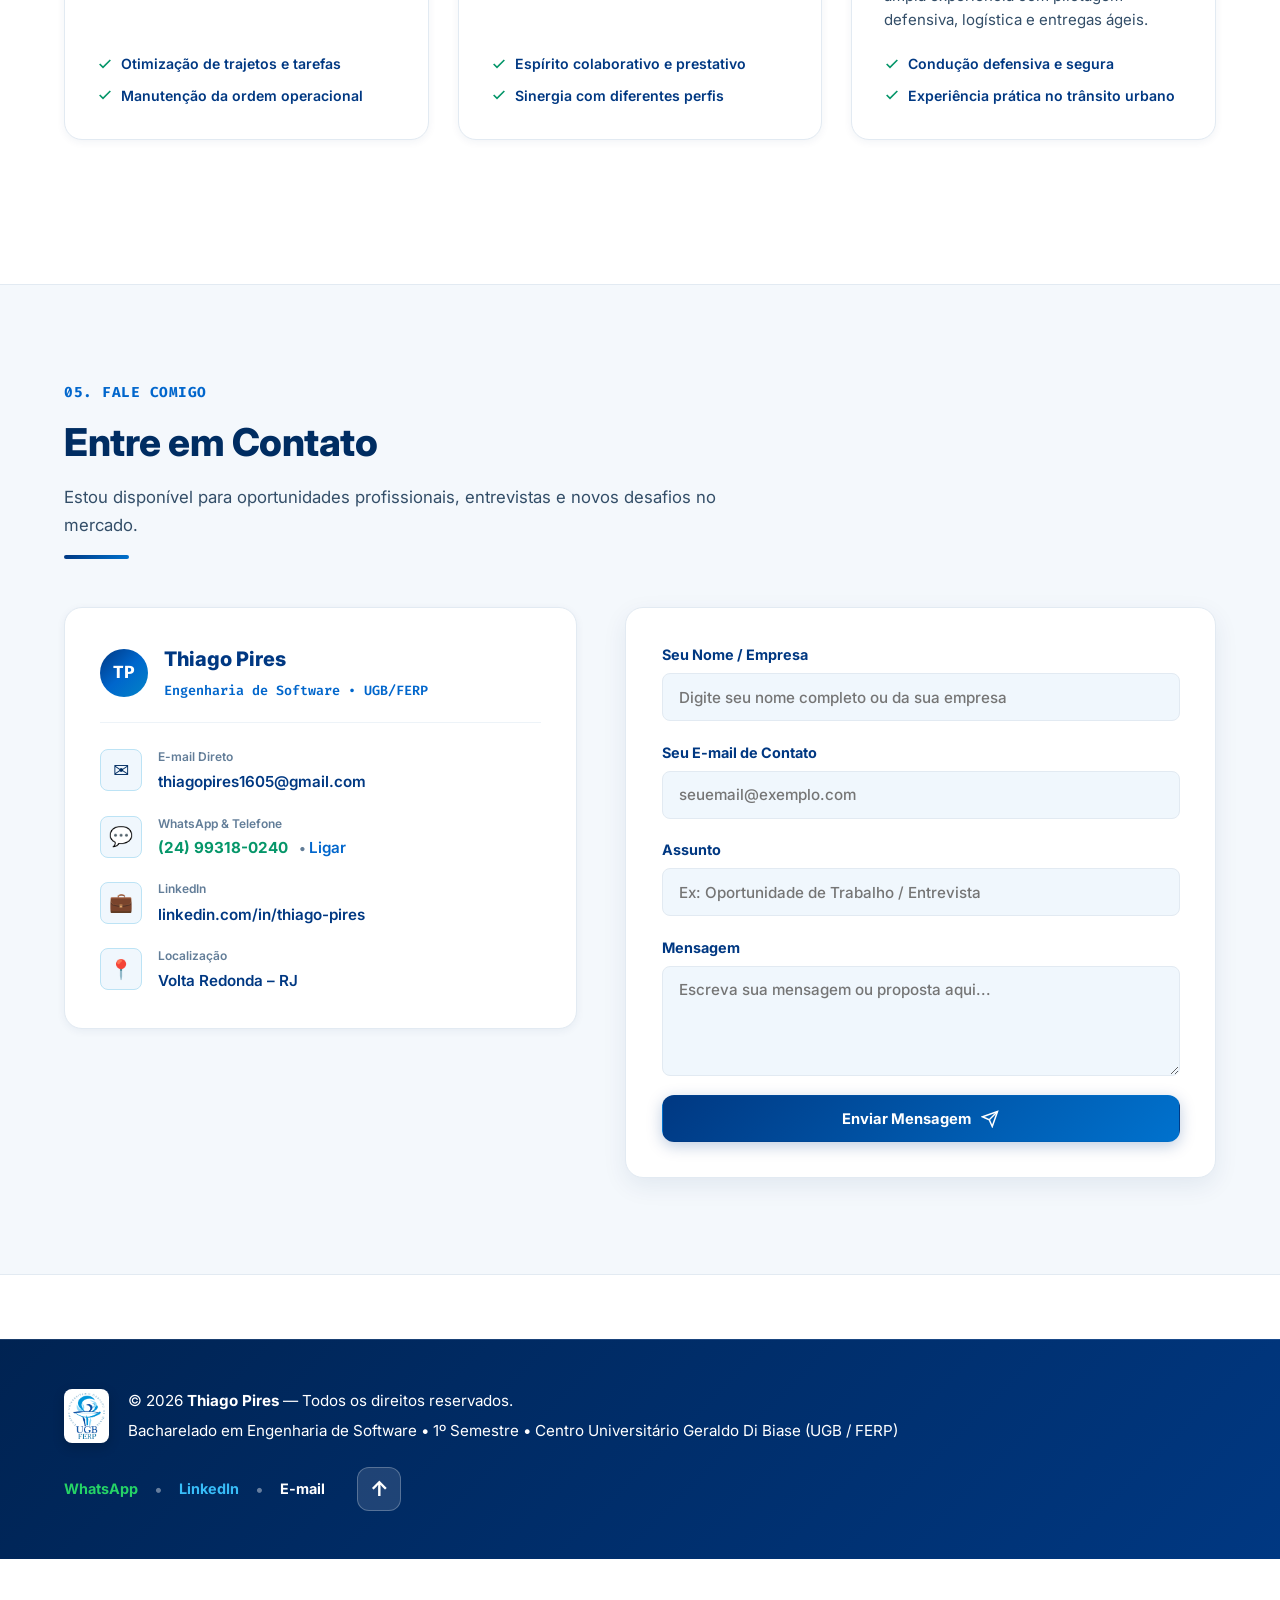
<file: thiago/index.html>
<!DOCTYPE html>
<html lang="pt-BR">

<head>
    <meta charset="UTF-8">
    <meta name="viewport" content="width=device-width, initial-scale=1.0">
    <meta name="description"
        content="Portfólio Profissional e Acadêmico de Thiago Pires - Estudante de Engenharia de Software no UGB/FERP | Volta Redonda - RJ">
    <title>Thiago Pires • Portfólio Profissional &amp; Acadêmico | UGB/FERP</title>
    <!-- Google Fonts -->
    <link rel="preconnect" href="https://fonts.googleapis.com">
    <link rel="preconnect" href="https://fonts.gstatic.com" crossorigin>
    <link
        href="https://fonts.googleapis.com/css2?family=Fira+Code:wght@400;500;600;700&family=Inter:wght@300;400;500;600;700;800&display=swap"
        rel="stylesheet">
    <!-- Favicon com Logo UGB -->
    <link rel="icon" type="image/png" href="logo_ugb.png">
    <!-- Folha de Estilos Exclusiva em CSS -->
    <link rel="stylesheet" href="style.css">
</head>

<body>

    <!-- ================= NAVBAR ================= -->
    <header class="header" id="header">
        <nav class="nav container">
            <a href="#hero" class="nav-logo">
                <img src="logo_ugb.png" alt="Logo UGB FERP" class="nav-logo-img">
                <span class="nav-logo-text"><span class="logo-bracket">&lt;</span>Thiago<span
                        class="logo-accent">.Pires</span><span class="logo-bracket">/&gt;</span></span>
            </a>

            <!-- Toggle de Menu Mobile (CSS Puro com Checkbox) -->
            <input type="checkbox" id="nav-toggle" class="nav-toggle-checkbox">
            <label for="nav-toggle" class="nav-toggle-label" aria-label="Abrir Menu">
                <span class="hamburger"></span>
            </label>

            <div class="nav-menu">
                <ul class="nav-list">
                    <li class="nav-item"><a href="#sobre" class="nav-link">Sobre Mim</a></li>
                    <li class="nav-item"><a href="#experiencia" class="nav-link">Experiência</a></li>
                    <li class="nav-item"><a href="#formacao" class="nav-link">Formação</a></li>
                    <li class="nav-item"><a href="#habilidades" class="nav-link">Habilidades</a></li>
                    <li class="nav-item"><a href="#contato" class="nav-link nav-link-btn">Contato</a></li>
                    <li class="nav-item"><a href="http://phdornellas.ugbio.com.br" class="nav-link-switch" title="Ver portfólio de Pedro Henrique">👤 Pedro</a></li>
                    <li class="nav-item"><a href="http://kaueloreno.ugbio.com.br" class="nav-link-switch" title="Ver portfólio de Kauê Loreno">👤 Kauê</a></li>
                    <li class="nav-item"><a href="http://joao-marcelo.ugbio.com.br" class="nav-link-switch" title="Ver portfólio de João Marcelo">👤 João Marcelo</a></li>
                    
                </ul>
            </div>
        </nav>
    </header>

    <main>
        <!-- ================= HERO SECTION ================= -->
        <section class="hero" id="hero">
            <div class="hero-container container">
                <div class="hero-content">
                    <div class="hero-badge">
                        <img src="logo_ugb.png" alt="Logo UGB" class="badge-logo-img">
                        <span class="pulse-dot"></span> 1º Semestre • Engenharia de Software • UGB/FERP
                    </div>
                    <h1 class="hero-title">
                        Thiago <span class="gradient-text">Pires</span>
                    </h1>
                    <p class="hero-subtitle">
                        Estudante de Engenharia de Software no Centro Universitário Geraldo Di Biase (UGB/FERP). Busco
                        uma oportunidade profissional para desenvolver minhas habilidades, adquirir novos conhecimentos
                        e contribuir ativamente com a equipe e a empresa.
                    </p>
                    <div class="hero-actions">
                        <a href="#experiencia" class="btn btn-primary">
                            Ver Experiências
                            <svg class="btn-icon" viewBox="0 0 24 24" fill="none" stroke="currentColor" stroke-width="2"
                                stroke-linecap="round" stroke-linejoin="round">
                                <line x1="7" y1="17" x2="17" y2="7"></line>
                                <polyline points="7 7 17 7 17 17"></polyline>
                            </svg>
                        </a>
                        <a href="https://wa.me/5524993180240" target="_blank" rel="noopener noreferrer"
                            class="btn btn-whatsapp" title="Conversar no WhatsApp">
                            <svg class="btn-icon" viewBox="0 0 24 24" fill="currentColor">
                                <path
                                    d="M.057 24l1.687-6.163c-1.041-1.804-1.588-3.849-1.587-5.946.003-6.556 5.338-11.891 11.893-11.891 3.181.001 6.167 1.24 8.413 3.488 2.245 2.248 3.481 5.236 3.48 8.414-.003 6.557-5.338 11.892-11.893 11.892-1.99-.001-3.951-.5-5.688-1.448l-6.305 1.654zm6.597-3.807c1.676.995 3.276 1.591 5.392 1.592 5.448 0 9.886-4.434 9.889-9.885.002-5.462-4.415-9.89-9.881-9.892-5.452 0-9.887 4.434-9.889 9.884-.001 2.225.651 3.891 1.746 5.634l-.999 3.648 3.742-.981zm11.387-5.464c-.074-.124-.272-.198-.57-.347-.297-.149-1.758-.868-2.031-.967-.272-.099-.47-.149-.669.149-.198.297-.768.967-.941 1.165-.173.198-.347.223-.644.074-.297-.149-1.255-.462-2.39-1.475-.883-.788-1.48-1.761-1.653-2.059-.173-.297-.018-.458.13-.606.134-.133.297-.347.446-.521.151-.172.2-.296.3-.495.099-.198.05-.372-.025-.521-.075-.148-.669-1.611-.916-2.206-.242-.579-.487-.501-.669-.51l-.57-.01c-.198 0-.52.074-.792.372s-1.04 1.016-1.04 2.479 1.065 2.876 1.213 3.074c.149.198 2.095 3.2 5.076 4.487.709.306 1.263.489 1.694.626.712.226 1.36.194 1.872.118.571-.085 1.758-.719 2.006-1.413.248-.695.248-1.29.173-1.414z" />
                            </svg>
                            WhatsApp
                        </a>
                        <a href="https://www.linkedin.com/in/thiago-pires" target="_blank" rel="noopener noreferrer"
                            class="btn btn-linkedin" title="Ver Perfil LinkedIn">
                            <svg class="btn-icon" viewBox="0 0 24 24" fill="currentColor">
                                <path
                                    d="M19 0h-14c-2.761 0-5 2.239-5 5v14c0 2.761 2.239 5 5 5h14c2.762 0 5-2.239 5-5v-14c0-2.761-2.238-5-5-5zm-11 19h-3v-11h3v11zm-1.5-12.268c-.966 0-1.75-.79-1.75-1.764s.784-1.764 1.75-1.764 1.75.79 1.75 1.764-.783 1.764-1.75 1.764zm13.5 12.268h-3v-5.604c0-3.368-4-3.113-4 0v5.604h-3v-11h3v1.765c1.396-2.586 7-2.777 7 2.476v6.759z" />
                            </svg>
                            LinkedIn
                        </a>
                    </div>

                    <!-- Quick Meta Badges -->
                    <div class="hero-quick-stats">
                        <div class="quick-stat-card">
                            <div class="quick-stat-icon">🎂</div>
                            <div class="quick-stat-meta">
                                <strong>20 Anos</strong>
                                <span>Idade</span>
                            </div>
                        </div>
                        <div class="quick-stat-card">
                            <div class="quick-stat-icon">📍</div>
                            <div class="quick-stat-meta">
                                <strong>Volta Redonda – RJ</strong>
                                <span>Localização</span>
                            </div>
                        </div>
                        <div class="quick-stat-card">
                            <div class="quick-stat-icon">🎓</div>
                            <div class="quick-stat-meta">
                                <strong>1º Semestre</strong>
                                <span>Eng. de Software</span>
                            </div>
                        </div>
                        <div class="quick-stat-card">
                            <div class="quick-stat-icon">🏍️</div>
                            <div class="quick-stat-meta">
                                <strong>CNH Categoria A</strong>
                                <span>Habilitação Moto</span>
                            </div>
                        </div>
                    </div>
                </div>

                <div class="hero-visual">
                    <!-- Interactive Terminal with Tabs -->
                    <div class="code-card">
                        <div class="code-card-header">
                            <span class="dot dot-red"></span>
                            <span class="dot dot-yellow"></span>
                            <span class="dot dot-green"></span>
                            <div class="code-tabs">
                                <button type="button" class="code-tab active"
                                    onclick="switchTab(this, 'perfil')">thiago_perfil.json</button>
                                <button type="button" class="code-tab"
                                    onclick="switchTab(this, 'habilidades')">habilidades.py</button>
                                <button type="button" class="code-tab"
                                    onclick="switchTab(this, 'experiencias')">experiencias.yml</button>
                            </div>
                        </div>

                        <!-- Tab 1: Thiago JSON -->
                        <div id="tab-perfil" class="code-tab-content active">
                            <pre class="code-body"><code><span class="token-comment">// Currículo & Perfil Profissional</span>
{
  <span class="token-key">"nome"</span>: <span class="token-string">"Thiago Pires"</span>,
  <span class="token-key">"idade"</span>: <span class="token-number">20</span>,
  <span class="token-key">"localizacao"</span>: <span class="token-string">"Volta Redonda – RJ"</span>,
  <span class="token-key">"email"</span>: <span class="token-string">"thiagopires1605@gmail.com"</span>,
  <span class="token-key">"whatsapp"</span>: <span class="token-string">"(24) 99318-0240"</span>,
  <span class="token-key">"linkedin"</span>: <span class="token-string">"linkedin.com/in/thiago-pires"</span>,
  <span class="token-key">"formacao"</span>: <span class="token-string">"Engenharia de Software (UGB/FERP)"</span>,
  <span class="token-key">"status_academico"</span>: <span class="token-string">"Em andamento – 1º semestre"</span>,
  <span class="token-key">"cnh"</span>: <span class="token-string">"Categoria A (Motocicleta)"</span>,
  <span class="token-key">"objetivo"</span>: <span class="token-string">"Desenvolver habilidades, novos conhecimentos e contribuir com a equipe."</span>
}</code></pre>
                        </div>

                        <!-- Tab 2: Habilidades Python -->
                        <div id="tab-habilidades" class="code-tab-content">
                            <pre class="code-body"><code><span class="token-comment"># Competências & Habilidades</span>
<span class="token-keyword">class</span> <span class="token-class">PerfilThiagoPires</span>:
    <span class="token-keyword">def</span> __init__(self):
        self.soft_skills = [
            <span class="token-string">"Facilidade para aprender"</span>,
            <span class="token-string">"Responsabilidade e pontualidade"</span>,
            <span class="token-string">"Boa comunicação"</span>,
            <span class="token-string">"Organização"</span>,
            <span class="token-string">"Trabalho em equipe"</span>
        ]
        self.qualificacoes = [
            <span class="token-string">"CNH Categoria A"</span>,
            <span class="token-string">"Experiência com motocicleta e entregas"</span>,
            <span class="token-string">"Atendimento a clientes e estabelecimentos"</span>
        ]
        self.contato = {
            <span class="token-string">"email"</span>: <span class="token-string">"thiagopires1605@gmail.com"</span>,
            <span class="token-string">"whatsapp"</span>: <span class="token-string">"(24) 99318-0240"</span>
        }</code></pre>
                        </div>

                        <!-- Tab 3: Experiencias YAML -->
                        <div id="tab-experiencias" class="code-tab-content">
                            <pre class="code-body"><code><span class="token-comment"># Trajetória Profissional</span>
<span class="token-key">experiencias</span>:
  - <span class="token-key">empresa</span>: <span class="token-string">"iFood"</span>
    <span class="token-key">funcao</span>: <span class="token-string">"Motoboy"</span>
    <span class="token-key">atividades</span>:
      - <span class="token-string">"Entregas utilizando motocicleta"</span>
      - <span class="token-string">"Atendimento aos clientes e estabelecimentos"</span>
      - <span class="token-string">"Organização e cumprimento de rotas"</span>
  - <span class="token-key">empresa</span>: <span class="token-string">"Zen Cozinha Oriental"</span>
    <span class="token-key">funcao</span>: <span class="token-string">"Folguista"</span>
    <span class="token-key">atividades</span>:
      - <span class="token-string">"Atuação em diferentes funções operacionais"</span>
      - <span class="token-string">"Atendimento e suporte às rotinas"</span>
      - <span class="token-string">"Organização e auxílio à equipe"</span></code></pre>
                        </div>
                    </div>
                </div>
            </div>
        </section>

        <!-- ================= SOBRE MIM ================= -->
        <section class="section sobre" id="sobre">
            <div class="container">
                <div class="section-header">
                    <span class="section-tag">01. Apresentação</span>
                    <h2 class="section-title">Sobre Mim</h2>
                    <div class="section-line"></div>
                </div>

                <!-- Card Principal de Apresentação -->
                <div class="profile-main-card">
                    <div class="profile-avatar-box">
                        <div class="tp-avatar-large">TP</div>
                        <div class="ugb-pill">
                            <img src="logo_ugb.png" alt="Logo UGB">
                            <span>UGB / FERP</span>
                        </div>
                    </div>
                    <div class="profile-info">
                        <h3>Thiago Pires</h3>
                        <span class="profile-role">20 anos • Volta Redonda – RJ • Graduando em Engenharia de
                            Software</span>

                        <div class="profile-objective-box">
                            <strong>Objetivo Profissional</strong>
                            <p>
                                Busco uma oportunidade profissional para desenvolver minhas habilidades, adquirir novos
                                conhecimentos e contribuir ativamente com a equipe e a empresa.
                            </p>
                        </div>

                        <div class="profile-pills">
                            <span class="profile-pill">📍 Volta Redonda – RJ</span>
                            <span class="profile-pill">🎓 UGB/FERP – 1º Semestre</span>
                            <span class="profile-pill">🏍️ CNH Categoria A</span>
                            <a href="mailto:thiagopires1605@gmail.com" class="profile-pill"
                                style="color: var(--ugb-navy); text-decoration: none;">✉️ thiagopires1605@gmail.com</a>
                            <a href="https://wa.me/5524993180240" target="_blank" rel="noopener noreferrer"
                                class="profile-pill" style="color: var(--accent-emerald); font-weight: 700;">💬 (24)
                                99318-0240</a>
                            <a href="https://www.linkedin.com/in/thiago-pires" target="_blank" rel="noopener noreferrer"
                                class="profile-pill" style="color: var(--ugb-royal); font-weight: 700;">💼 LinkedIn</a>
                        </div>
                    </div>
                </div>

                <!-- Métricas & Destaques -->
                <div class="sobre-highlights">
                    <div class="highlight-item">
                        <span class="highlight-num">20</span>
                        <span class="highlight-label">Anos de Idade</span>
                    </div>
                    <div class="highlight-item">
                        <span class="highlight-num">VR-RJ</span>
                        <span class="highlight-label">Volta Redonda</span>
                    </div>
                    <div class="highlight-item">
                        <span class="highlight-num">1º Sem</span>
                        <span class="highlight-label">Engenharia de Software</span>
                    </div>
                    <div class="highlight-item">
                        <span class="highlight-num">Cat. A</span>
                        <span class="highlight-label">CNH Motocicleta</span>
                    </div>
                </div>
            </div>
        </section>

        <!-- ================= EXPERIÊNCIA PROFISSIONAL ================= -->
        <section class="section experiencia" id="experiencia">
            <div class="container">
                <div class="section-header">
                    <span class="section-tag">02. Trajetória Prática</span>
                    <h2 class="section-title">Experiência Profissional</h2>
                    <p class="section-desc">Vivência prática no mercado de trabalho com foco em dinamismo, organização
                        de rotas, atendimento e suporte operacional.</p>
                    <div class="section-line"></div>
                </div>

                <div class="experiencias-grid">
                    <!-- Experiência 1: Motoboy - iFood -->
                    <article class="exp-card">
                        <div class="exp-card-header">
                            <div class="exp-company-meta">
                                <div class="exp-icon">🛵</div>
                                <div>
                                    <h3 class="exp-title">Motoboy</h3>
                                    <span class="exp-company">iFood</span>
                                </div>
                            </div>
                            <span class="exp-type-badge">Logística &amp; Entregas</span>
                        </div>

                        <div class="exp-activities-title">Principais Responsabilidades &amp; Atividades:</div>
                        <ul class="exp-activities-list">
                            <li>
                                <span class="exp-bullet">•</span>
                                <span><strong>Realização de entregas utilizando motocicleta:</strong> Condução ágil e
                                    segura em ambiente urbano, zelando pela integridade dos produtos.</span>
                            </li>
                            <li>
                                <span class="exp-bullet">•</span>
                                <span><strong>Atendimento aos clientes e estabelecimentos:</strong> Relacionamento
                                    cordial, profissionalismo e comunicação eficaz em todas as etapas da entrega.</span>
                            </li>
                            <li>
                                <span class="exp-bullet">•</span>
                                <span><strong>Organização e cumprimento de rotas e pedidos:</strong> Planejamento
                                    estratégico de trajetos e foco absoluto no cumprimento pontual dos prazos.</span>
                            </li>
                        </ul>

                        <div class="exp-badges">
                            <span class="exp-tag">CNH Categoria A</span>
                            <span class="exp-tag">Condução de Motocicleta</span>
                            <span class="exp-tag">Cumprimento de Prazos</span>
                            <span class="exp-tag">Atendimento ao Cliente</span>
                            <span class="exp-tag">Organização de Rotas</span>
                        </div>
                    </article>

                    <!-- Experiência 2: Folguista - Zen Cozinha Oriental -->
                    <article class="exp-card">
                        <div class="exp-card-header">
                            <div class="exp-company-meta">
                                <div class="exp-icon">🍣</div>
                                <div>
                                    <h3 class="exp-title">Folguista</h3>
                                    <span class="exp-company">Zen Cozinha Oriental</span>
                                </div>
                            </div>
                            <span class="exp-type-badge">Operacional &amp; Suporte</span>
                        </div>

                        <div class="exp-activities-title">Principais Responsabilidades &amp; Atividades:</div>
                        <ul class="exp-activities-list">
                            <li>
                                <span class="exp-bullet">•</span>
                                <span><strong>Atuação como folguista em diferentes funções da empresa:</strong> Alta
                                    flexibilidade para cobrir diferentes postos e demandas operacionais com
                                    prontidão.</span>
                            </li>
                            <li>
                                <span class="exp-bullet">•</span>
                                <span><strong>Atendimento e suporte às atividades operacionais:</strong> Apoio direto
                                    aos processos internos para assegurar fluidez e qualidade no atendimento.</span>
                            </li>
                            <li>
                                <span class="exp-bullet">•</span>
                                <span><strong>Organização do ambiente e auxílio à equipe:</strong> Manutenção da ordem
                                    do espaço de trabalho e colaboração constante com toda a equipe.</span>
                            </li>
                        </ul>

                        <div class="exp-badges">
                            <span class="exp-tag">Trabalho em Equipe</span>
                            <span class="exp-tag">Suporte Operacional</span>
                            <span class="exp-tag">Organização do Ambiente</span>
                            <span class="exp-tag">Atendimento ao Público</span>
                            <span class="exp-tag">Versatilidade</span>
                        </div>
                    </article>
                </div>
            </div>
        </section>

        <!-- ================= FORMAÇÃO ACADÊMICA ================= -->
        <section class="section formacao" id="formacao">
            <div class="container">
                <div class="section-header">
                    <span class="section-tag">03. Educação &amp; Ensino</span>
                    <h2 class="section-title">Formação Acadêmica</h2>
                    <p class="section-desc">Construção de base sólida em engenharia, computação e tecnologia no Centro
                        Universitário Geraldo Di Biase.</p>
                    <div class="section-line"></div>
                </div>

                <div class="formacao-card">
                    <div class="formacao-logo-box">
                        <img src="logo_ugb.png" alt="Logo UGB FERP" class="formacao-ugb-logo">
                        <span class="formacao-status-tag">Em andamento • 1º Semestre</span>
                    </div>

                    <div class="formacao-details">
                        <h3>Bacharelado em Engenharia de Software</h3>
                        <span class="formacao-institution">UGB / FERP — Centro Universitário Geraldo Di Biase</span>
                        <p class="formacao-desc">
                            Formação superior voltada para o desenvolvimento de soluções tecnológicas inovadoras, lógica
                            de programação, algoritmos, modelagem de sistemas, metodologias ágeis e boas práticas de
                            engenharia.
                        </p>
                        <div class="formacao-highlights">
                            <span class="formacao-pill">1º Semestre em Andamento</span>
                            <span class="formacao-pill">Engenharia de Software</span>
                            <span class="formacao-pill">Lógica &amp; Computação</span>
                            <span class="formacao-pill">UGB / FERP Volta Redonda</span>
                        </div>
                    </div>
                </div>
            </div>
        </section>

        <!-- ================= HABILIDADES & COMPETÊNCIAS ================= -->
        <section class="section habilidades" id="habilidades">
            <div class="container">
                <div class="section-header">
                    <span class="section-tag">04. Aptidões &amp; Qualificações</span>
                    <h2 class="section-title">Habilidades &amp; Competências</h2>
                    <p class="section-desc">Conjunto de competências comportamentais e qualificações práticas aplicadas
                        no dia a dia profissional.</p>
                    <div class="section-line"></div>
                </div>

                <!-- Filtros de Habilidades -->
                <div class="skills-filter-bar">
                    <button type="button" class="filter-btn active" onclick="filterSkills(this, 'all')">Todas as
                        Habilidades</button>
                    <button type="button" class="filter-btn" onclick="filterSkills(this, 'soft')">Comportamentais (Soft
                        Skills)</button>
                    <button type="button" class="filter-btn" onclick="filterSkills(this, 'praticas')">Práticas &amp;
                        Operacionais</button>
                </div>

                <div class="skills-grid">
                    <!-- Habilidade 1: Facilidade para aprender -->
                    <div class="skill-card" data-category="soft">
                        <div class="skill-header">
                            <div class="skill-icon">🧠</div>
                            <div class="skill-header-meta">
                                <h3>Facilidade para Aprender</h3>
                                <span>Soft Skill • Adaptabilidade</span>
                            </div>
                        </div>
                        <p class="skill-desc">Rápida absorção de novas rotinas, processos, ferramentas e tecnologias,
                            com postura curiosa e autodidata.</p>
                        <div class="skill-points">
                            <div class="skill-point-item">
                                <svg viewBox="0 0 24 24" fill="none" stroke="currentColor" stroke-width="2.5">
                                    <polyline points="20 6 9 17 4 12"></polyline>
                                </svg>
                                <span>Adaptação ágil a diferentes setores</span>
                            </div>
                            <div class="skill-point-item">
                                <svg viewBox="0 0 24 24" fill="none" stroke="currentColor" stroke-width="2.5">
                                    <polyline points="20 6 9 17 4 12"></polyline>
                                </svg>
                                <span>Vontade constante de evolução</span>
                            </div>
                        </div>
                    </div>

                    <!-- Habilidade 2: Responsabilidade e pontualidade -->
                    <div class="skill-card" data-category="soft">
                        <div class="skill-header">
                            <div class="skill-icon">⏱️</div>
                            <div class="skill-header-meta">
                                <h3>Responsabilidade &amp; Pontualidade</h3>
                                <span>Soft Skill • Compromisso</span>
                            </div>
                        </div>
                        <p class="skill-desc">Comprometimento rigoroso com horários, prazos de entrega e deveres
                            assumidos com a equipe e clientes.</p>
                        <div class="skill-points">
                            <div class="skill-point-item">
                                <svg viewBox="0 0 24 24" fill="none" stroke="currentColor" stroke-width="2.5">
                                    <polyline points="20 6 9 17 4 12"></polyline>
                                </svg>
                                <span>Cumprimento seguro de prazos</span>
                            </div>
                            <div class="skill-point-item">
                                <svg viewBox="0 0 24 24" fill="none" stroke="currentColor" stroke-width="2.5">
                                    <polyline points="20 6 9 17 4 12"></polyline>
                                </svg>
                                <span>Confiabilidade e disciplina</span>
                            </div>
                        </div>
                    </div>

                    <!-- Habilidade 3: Boa comunicação -->
                    <div class="skill-card" data-category="soft">
                        <div class="skill-header">
                            <div class="skill-icon">💬</div>
                            <div class="skill-header-meta">
                                <h3>Boa Comunicação</h3>
                                <span>Soft Skill • Relações Humanas</span>
                            </div>
                        </div>
                        <p class="skill-desc">Clareza, empatia e cordialidade no atendimento a clientes, contato com
                            estabelecimentos e diálogo interno com colegas.</p>
                        <div class="skill-points">
                            <div class="skill-point-item">
                                <svg viewBox="0 0 24 24" fill="none" stroke="currentColor" stroke-width="2.5">
                                    <polyline points="20 6 9 17 4 12"></polyline>
                                </svg>
                                <span>Atendimento com excelência</span>
                            </div>
                            <div class="skill-point-item">
                                <svg viewBox="0 0 24 24" fill="none" stroke="currentColor" stroke-width="2.5">
                                    <polyline points="20 6 9 17 4 12"></polyline>
                                </svg>
                                <span>Escuta ativa e clareza na fala</span>
                            </div>
                        </div>
                    </div>

                    <!-- Habilidade 4: Organização -->
                    <div class="skill-card" data-category="soft">
                        <div class="skill-header">
                            <div class="skill-icon">🗂️</div>
                            <div class="skill-header-meta">
                                <h3>Organização</h3>
                                <span>Soft Skill • Gestão &amp; Ordem</span>
                            </div>
                        </div>
                        <p class="skill-desc">Planejamento eficaz de rotas, controle de pedidos e zelo pelo ambiente de
                            trabalho e materiais.</p>
                        <div class="skill-points">
                            <div class="skill-point-item">
                                <svg viewBox="0 0 24 24" fill="none" stroke="currentColor" stroke-width="2.5">
                                    <polyline points="20 6 9 17 4 12"></polyline>
                                </svg>
                                <span>Otimização de trajetos e tarefas</span>
                            </div>
                            <div class="skill-point-item">
                                <svg viewBox="0 0 24 24" fill="none" stroke="currentColor" stroke-width="2.5">
                                    <polyline points="20 6 9 17 4 12"></polyline>
                                </svg>
                                <span>Manutenção da ordem operacional</span>
                            </div>
                        </div>
                    </div>

                    <!-- Habilidade 5: Trabalho em equipe -->
                    <div class="skill-card" data-category="soft">
                        <div class="skill-header">
                            <div class="skill-icon">🤝</div>
                            <div class="skill-header-meta">
                                <h3>Trabalho em Equipe</h3>
                                <span>Soft Skill • Colaboração</span>
                            </div>
                        </div>
                        <p class="skill-desc">Cooperação ativa, disposição para auxiliar parceiros de trabalho e busca
                            conjunta por metas e resultados.</p>
                        <div class="skill-points">
                            <div class="skill-point-item">
                                <svg viewBox="0 0 24 24" fill="none" stroke="currentColor" stroke-width="2.5">
                                    <polyline points="20 6 9 17 4 12"></polyline>
                                </svg>
                                <span>Espírito colaborativo e prestativo</span>
                            </div>
                            <div class="skill-point-item">
                                <svg viewBox="0 0 24 24" fill="none" stroke="currentColor" stroke-width="2.5">
                                    <polyline points="20 6 9 17 4 12"></polyline>
                                </svg>
                                <span>Sinergia com diferentes perfis</span>
                            </div>
                        </div>
                    </div>

                    <!-- Habilidade 6: CNH Categoria A & Entregas -->
                    <div class="skill-card" data-category="praticas">
                        <div class="skill-header">
                            <div class="skill-icon">🏍️</div>
                            <div class="skill-header-meta">
                                <h3>CNH Categoria A &amp; Entregas</h3>
                                <span>Qualificação Prática • Condução</span>
                            </div>
                        </div>
                        <p class="skill-desc">Habilitação legal para motocicletas e ampla experiência com pilotagem
                            defensiva, logística e entregas ágeis.</p>
                        <div class="skill-points">
                            <div class="skill-point-item">
                                <svg viewBox="0 0 24 24" fill="none" stroke="currentColor" stroke-width="2.5">
                                    <polyline points="20 6 9 17 4 12"></polyline>
                                </svg>
                                <span>Condução defensiva e segura</span>
                            </div>
                            <div class="skill-point-item">
                                <svg viewBox="0 0 24 24" fill="none" stroke="currentColor" stroke-width="2.5">
                                    <polyline points="20 6 9 17 4 12"></polyline>
                                </svg>
                                <span>Experiência prática no trânsito urbano</span>
                            </div>
                        </div>
                    </div>
                </div>
            </div>
        </section>

        <!-- ================= CONTATO ================= -->
        <section class="section contato" id="contato">
            <div class="container">
                <div class="section-header">
                    <span class="section-tag">05. Fale Comigo</span>
                    <h2 class="section-title">Entre em Contato</h2>
                    <p class="section-desc">Estou disponível para oportunidades profissionais, entrevistas e novos
                        desafios no mercado.</p>
                    <div class="section-line"></div>
                </div>

                <div class="contato-grid">
                    <!-- Informações de Contato -->
                    <div class="contato-cards-container">
                        <div class="contact-card">
                            <div class="contact-card-top">
                                <div class="tp-avatar-sm">TP</div>
                                <div>
                                    <h4>Thiago Pires</h4>
                                    <span>Engenharia de Software • UGB/FERP</span>
                                </div>
                            </div>
                            <div class="contact-items">
                                <div class="contact-item">
                                    <span class="c-icon">✉️</span>
                                    <div>
                                        <small>E-mail Direto</small>
                                        <a href="mailto:thiagopires1605@gmail.com">thiagopires1605@gmail.com</a>
                                    </div>
                                </div>
                                <div class="contact-item">
                                    <span class="c-icon">💬</span>
                                    <div>
                                        <small>WhatsApp &amp; Telefone</small>
                                        <p>
                                            <a href="https://wa.me/5524993180240" target="_blank"
                                                rel="noopener noreferrer"
                                                style="color: var(--accent-emerald); font-weight: 700;">(24)
                                                99318-0240</a>
                                            <span
                                                style="color: var(--text-muted); font-size: 0.85rem; margin-left: 0.4rem;">•
                                                <a href="tel:+5524993180240"
                                                    style="color: var(--ugb-royal);">Ligar</a></span>
                                        </p>
                                    </div>
                                </div>
                                <div class="contact-item">
                                    <span class="c-icon">💼</span>
                                    <div>
                                        <small>LinkedIn</small>
                                        <a href="https://www.linkedin.com/in/thiago-pires-2039652a4/" target="_blank"
                                            rel="noopener noreferrer">linkedin.com/in/thiago-pires</a>
                                    </div>
                                </div>
                                <div class="contact-item">
                                    <span class="c-icon">📍</span>
                                    <div>
                                        <small>Localização</small>
                                        <p>Volta Redonda – RJ</p>
                                    </div>
                                </div>
                            </div>
                        </div>
                    </div>

                    <!-- Formulário de Contato -->
                    <div class="contato-form-container">
                        <form class="contato-form" onsubmit="handleFormSubmit(event)">
                            <div class="form-group">
                                <label for="nome">Seu Nome / Empresa</label>
                                <input type="text" id="nome" name="nome"
                                    placeholder="Digite seu nome completo ou da sua empresa" required>
                            </div>
                            <div class="form-group">
                                <label for="email">Seu E-mail de Contato</label>
                                <input type="email" id="email" name="email" placeholder="seuemail@exemplo.com" required>
                            </div>
                            <div class="form-group">
                                <label for="assunto">Assunto</label>
                                <input type="text" id="assunto" name="assunto"
                                    placeholder="Ex: Oportunidade de Trabalho / Entrevista" required>
                            </div>
                            <div class="form-group">
                                <label for="mensagem">Mensagem</label>
                                <textarea id="mensagem" name="mensagem" rows="4"
                                    placeholder="Escreva sua mensagem ou proposta aqui..." required></textarea>
                            </div>
                            <button type="submit" class="btn btn-primary btn-block">
                                Enviar Mensagem
                                <svg class="btn-icon" viewBox="0 0 24 24" fill="none" stroke="currentColor"
                                    stroke-width="2">
                                    <line x1="22" y1="2" x2="11" y2="13"></line>
                                    <polygon points="22 2 15 22 11 13 2 9 22 2"></polygon>
                                </svg>
                            </button>
                        </form>
                    </div>
                </div>
            </div>
        </section>
    </main>

    <!-- ================= FOOTER ================= -->
    <footer class="footer">
        <div class="container footer-content">
            <div class="footer-brand">
                <img src="logo_ugb.png" alt="Logo UGB FERP" class="footer-ugb-logo">
                <div class="footer-text">
                    <p>&copy; 2026 <strong>Thiago Pires</strong> — Todos os direitos reservados.</p>
                    <p class="footer-sub">Bacharelado em Engenharia de Software • 1º Semestre • Centro Universitário
                        Geraldo Di Biase (UGB / FERP)</p>
                </div>
            </div>
            <div style="display: flex; gap: 1rem; align-items: center;">
                <a href="https://wa.me/5524993180240" target="_blank" rel="noopener noreferrer"
                    style="color: #25D366; font-weight: 700; font-size: 0.9rem;" title="WhatsApp">WhatsApp</a>
                <span style="color: rgba(255,255,255,0.4)">•</span>
                <a href="https://www.linkedin.com/in/thiago-pires" target="_blank" rel="noopener noreferrer"
                    style="color: #38bdf8; font-weight: 700; font-size: 0.9rem;" title="LinkedIn">LinkedIn</a>
                <span style="color: rgba(255,255,255,0.4)">•</span>
                <a href="mailto:thiagopires1605@gmail.com" style="color: #ffffff; font-weight: 700; font-size: 0.9rem;"
                    title="E-mail">E-mail</a>
                <a href="#hero" class="back-to-top" title="Voltar ao Topo" aria-label="Voltar ao Topo"
                    style="margin-left: 1rem;">↑</a>
            </div>
        </div>
    </footer>

    <!-- Scripts de Interatividade -->
    <script>
        // Terminal Tab Switcher
        function switchTab(btn, tabId) {
            document.querySelectorAll('.code-tab').forEach(tab => tab.classList.remove('active'));
            document.querySelectorAll('.code-tab-content').forEach(content => content.classList.remove('active'));

            const selectedContent = document.getElementById('tab-' + tabId);
            if (selectedContent) {
                selectedContent.classList.add('active');
            }
            if (btn) {
                btn.classList.add('active');
            }
        }

        // Skills Filter
        function filterSkills(btn, category) {
            document.querySelectorAll('.filter-btn').forEach(b => b.classList.remove('active'));
            if (btn) {
                btn.classList.add('active');
            }

            const cards = document.querySelectorAll('.skill-card');
            cards.forEach(card => {
                const cardCat = card.getAttribute('data-category');
                if (category === 'all' || cardCat === category) {
                    card.style.display = 'flex';
                } else {
                    card.style.display = 'none';
                }
            });
        }

        // Handle Contact Form Submission
        function handleFormSubmit(e) {
            e.preventDefault();
            const nome = document.getElementById('nome').value;
            const email = document.getElementById('email').value;
            const assunto = document.getElementById('assunto').value;
            const mensagem = document.getElementById('mensagem').value;

            // Open mailto with filled parameters as fallback
            const mailtoUrl = `mailto:thiagopires1605@gmail.com?subject=${encodeURIComponent(assunto + ' - Contato de ' + nome)}&body=${encodeURIComponent('Nome: ' + nome + '\nE-mail: ' + email + '\n\nMensagem:\n' + mensagem)}`;
            window.location.href = mailtoUrl;

            alert('Obrigado pelo contato, ' + nome + '! O seu cliente de e-mail foi acionado para envio direto a thiagopires1605@gmail.com.');
            e.target.reset();
        }
    </script>

</body>

</html>
</file>
<file: style.css>
/* ==========================================================================
   PORTFÓLIO DA DUPLA - ENGENHARIA DE SOFTWARE & DEVOPS
   Integrantes: Pedro Henrique Dornellas & Kauê Loreno Lopes
   Instituição: Centro Universitário Geraldo Di Biase (UGB • FERP)
   Tema: Branco e Cores Oficiais da Identidade Visual UGB FERP
   ========================================================================== */

/* ---------------- VARIÁVEIS CSS (DESIGN TOKENS) ---------------- */
:root {
    /* Superfícies & Fundos (Branco e Tons Claros Suaves) */
    --bg-primary: #ffffff;
    --bg-secondary: #f4f8fc;
    --bg-surface: #ffffff;
    --bg-card: #ffffff;
    --bg-card-hover: #f0f7fd;
    --bg-card-alt: #eaf3fb;
    --bg-glass: rgba(255, 255, 255, 0.94);

    /* Bordas */
    --border-color: #e2eaf2;
    --border-subtle: #edf3f8;
    --border-hover: #0072ce;
    --border-focus: #003882;

    /* Tipografia (Alto Contraste e Legibilidade em Fundo Branco) */
    --text-primary: #002d62;      /* Azul Marinho Profundo da Logo */
    --text-secondary: #334e68;    /* Azul Ardósia Elegante */
    --text-muted: #627d98;        /* Azul Acinzentado */
    --text-on-dark: #ffffff;      /* Branco Puro */

    /* Paleta Oficial da Logo UGB FERP */
    --ugb-navy: #003882;          /* Azul Marinho Principal */
    --ugb-navy-dark: #002352;     /* Azul Marinho Escuro */
    --ugb-royal: #0066cc;         /* Azul Royal Médio */
    --ugb-cyan: #0072ce;          /* Azul Vivo / Ciano Médio */
    --ugb-sky: #0284c7;           /* Azul Céu */
    --ugb-sky-light: #38bdf8;     /* Azul Claro da Chama */
    --ugb-ice: #e1f0fa;           /* Azul Gelo Suave */
    --ugb-ice-light: #f0f7fd;     /* Azul Gelo Muito Claro */
    --ugb-ice-tint: rgba(0, 114, 206, 0.08);

    /* Acentos & Status */
    --accent-blue: #0066cc;
    --accent-navy: #003882;
    --accent-cyan: #0284c7;
    --accent-emerald: #059669;
    --accent-amber: #d97706;
    --accent-gold: #b45309;
    --accent-red: #dc2626;

    /* Cores Temáticas dos Estudantes (Harmonizadas com a Logo) */
    --ph-color: #0284c7;
    --ph-gradient: linear-gradient(135deg, #004b99 0%, #0284c7 100%);
    --kl-color: #003882;
    --kl-gradient: linear-gradient(135deg, #002352 0%, #0066cc 100%);
    --duo-gradient: linear-gradient(135deg, #003882 0%, #0066cc 50%, #0284c7 100%);

    /* Gradientes */
    --gradient-primary: linear-gradient(135deg, #003882 0%, #0072ce 100%);
    --gradient-royal: linear-gradient(135deg, #0066cc 0%, #0284c7 100%);
    --gradient-subtle: linear-gradient(135deg, #f0f7fd 0%, #e1f0fa 100%);
    --gradient-card: linear-gradient(180deg, #ffffff 0%, #f8fbfe 100%);

    /* Fontes */
    --font-main: 'Inter', system-ui, -apple-system, sans-serif;
    --font-code: 'Fira Code', monospace;

    /* Sombras Elegantes para Tema Branco/Claro */
    --shadow-sm: 0 2px 8px rgba(0, 45, 98, 0.06);
    --shadow-md: 0 8px 24px rgba(0, 45, 98, 0.08);
    --shadow-lg: 0 16px 36px rgba(0, 45, 98, 0.12);
    --shadow-glow: 0 0 25px rgba(0, 114, 206, 0.18);
    --shadow-glow-blue: 0 0 30px rgba(0, 102, 204, 0.2);

    /* Raios de Borda */
    --radius-sm: 8px;
    --radius-md: 12px;
    --radius-lg: 18px;
    --radius-full: 9999px;

    --transition: all 0.3s cubic-bezier(0.4, 0, 0.2, 1);
    --header-height: 76px;
}

/* ---------------- RESET & BASE ---------------- */
*, *::before, *::after {
    margin: 0;
    padding: 0;
    box-sizing: border-box;
}

html {
    scroll-behavior: smooth;
    font-size: 16px;
    scroll-padding-top: calc(var(--header-height) + 1.5rem);
}

body {
    background-color: var(--bg-primary);
    color: var(--text-primary);
    font-family: var(--font-main);
    line-height: 1.65;
    overflow-x: hidden;
    background-image: 
        radial-gradient(at 10% 10%, rgba(0, 114, 206, 0.04) 0px, transparent 40%),
        radial-gradient(at 90% 90%, rgba(2, 132, 199, 0.04) 0px, transparent 40%),
        radial-gradient(at 50% 50%, rgba(0, 56, 130, 0.02) 0px, transparent 60%);
    background-attachment: fixed;
}

a {
    color: inherit;
    text-decoration: none;
    transition: var(--transition);
}

ul {
    list-style: none;
}

img, svg {
    display: block;
    max-width: 100%;
}

.container {
    width: 100%;
    max-width: 1200px;
    margin-left: auto;
    margin-right: auto;
    padding-left: 1.5rem;
    padding-right: 1.5rem;
}

.gradient-text {
    background: var(--gradient-primary);
    -webkit-background-clip: text;
    -webkit-text-fill-color: transparent;
    display: inline-block;
}

.text-highlight {
    color: var(--ugb-navy);
    font-weight: 700;
}

/* ---------------- CABEÇALHO / NAVBAR ---------------- */
.header {
    position: fixed;
    top: 0;
    left: 0;
    width: 100%;
    height: var(--header-height);
    background-color: var(--bg-glass);
    backdrop-filter: blur(16px);
    -webkit-backdrop-filter: blur(16px);
    border-bottom: 1px solid var(--border-color);
    box-shadow: 0 2px 12px rgba(0, 45, 98, 0.04);
    z-index: 1000;
}

.nav {
    height: 100%;
    display: flex;
    align-items: center;
    justify-content: space-between;
}

.nav-logo {
    display: flex;
    align-items: center;
    gap: 0.85rem;
    font-family: var(--font-code);
    font-size: 1.2rem;
    font-weight: 700;
    color: var(--ugb-navy);
    letter-spacing: -0.5px;
}

.nav-logo-img {
    height: 42px;
    width: auto;
    object-fit: contain;
    filter: drop-shadow(0 2px 4px rgba(0, 56, 130, 0.15));
    transition: var(--transition);
}

.nav-logo:hover .nav-logo-img {
    transform: scale(1.05);
}

.nav-logo-text {
    display: flex;
    align-items: center;
}

.logo-bracket {
    color: var(--ugb-royal);
}

.logo-accent {
    color: var(--ugb-navy);
    font-weight: 800;
}

.nav-list {
    display: flex;
    align-items: center;
    gap: 1.8rem;
}

.nav-link {
    font-size: 0.92rem;
    font-weight: 600;
    color: var(--text-secondary);
    position: relative;
    padding: 0.4rem 0;
}

.nav-link::after {
    content: '';
    position: absolute;
    bottom: 0;
    left: 0;
    width: 0%;
    height: 2.5px;
    background: var(--gradient-primary);
    border-radius: var(--radius-full);
    transition: var(--transition);
}

.nav-link:hover {
    color: var(--ugb-navy);
}

.nav-link:hover::after {
    width: 100%;
}

.nav-link-btn {
    padding: 0.5rem 1.3rem !important;
    background: var(--ugb-ice) !important;
    color: var(--ugb-navy) !important;
    border: 1px solid #bce3f5 !important;
    border-radius: var(--radius-full) !important;
    font-weight: 700 !important;
}

.nav-link-btn::after {
    display: none;
}

.nav-link-btn:hover {
    background: var(--gradient-primary) !important;
    color: #ffffff !important;
    border-color: transparent !important;
    box-shadow: 0 4px 15px rgba(0, 56, 130, 0.25);
    transform: translateY(-2px);
}

/* Menu Mobile (CSS Checkbox Hack) */
.nav-toggle-checkbox {
    display: none;
}

.nav-toggle-label {
    display: none;
    cursor: pointer;
    padding: 0.5rem;
    z-index: 1001;
}

.hamburger {
    display: block;
    width: 24px;
    height: 2.5px;
    background-color: var(--ugb-navy);
    position: relative;
    transition: var(--transition);
    border-radius: 2px;
}

.hamburger::before,
.hamburger::after {
    content: '';
    position: absolute;
    width: 24px;
    height: 2.5px;
    background-color: var(--ugb-navy);
    transition: var(--transition);
    border-radius: 2px;
}

.hamburger::before { top: -8px; }
.hamburger::after { top: 8px; }

/* ---------------- HERO SECTION ---------------- */
.hero {
    min-height: 92vh;
    display: flex;
    align-items: center;
    padding-top: calc(var(--header-height) + 2.5rem);
    padding-bottom: 4.5rem;
    position: relative;
    background: linear-gradient(180deg, #ffffff 0%, #f4f8fc 100%);
    border-bottom: 1px solid var(--border-color);
}

.hero-container {
    display: grid;
    grid-template-columns: 1.15fr 1fr;
    gap: 3.5rem;
    align-items: center;
}

.hero-badge {
    display: inline-flex;
    align-items: center;
    gap: 0.65rem;
    background: var(--ugb-ice);
    border: 1px solid #bce3f5;
    color: var(--ugb-navy);
    padding: 0.45rem 1.15rem;
    border-radius: var(--radius-full);
    font-size: 0.85rem;
    font-weight: 700;
    margin-bottom: 1.5rem;
    font-family: var(--font-code);
    box-shadow: 0 2px 8px rgba(0, 114, 206, 0.08);
}

.badge-logo-img {
    height: 22px;
    width: auto;
    object-fit: contain;
}

.pulse-dot {
    width: 8px;
    height: 8px;
    background-color: var(--accent-emerald);
    border-radius: 50%;
    box-shadow: 0 0 10px var(--accent-emerald);
    animation: pulse 2s infinite ease-in-out;
}

@keyframes pulse {
    0%, 100% { opacity: 1; transform: scale(1); }
    50% { opacity: 0.4; transform: scale(1.25); }
}

.hero-title {
    font-size: clamp(2.3rem, 4.5vw, 3.4rem);
    font-weight: 800;
    line-height: 1.15;
    letter-spacing: -1px;
    color: var(--text-primary);
    margin-bottom: 1.2rem;
}

.hero-subtitle {
    font-size: 1.08rem;
    color: var(--text-secondary);
    margin-bottom: 2rem;
    max-width: 580px;
    line-height: 1.75;
}

.hero-actions {
    display: flex;
    gap: 1rem;
    margin-bottom: 2.2rem;
    flex-wrap: wrap;
}

/* Duo Quick Avatars in Hero */
.hero-duo-quick {
    display: flex;
    gap: 1.2rem;
    flex-wrap: wrap;
}

.duo-quick-card {
    display: flex;
    align-items: center;
    gap: 0.85rem;
    background: #ffffff;
    border: 1px solid var(--border-color);
    padding: 0.75rem 1.2rem;
    border-radius: var(--radius-md);
    box-shadow: var(--shadow-sm);
    transition: var(--transition);
}

.duo-quick-card:hover {
    border-color: var(--ugb-royal);
    transform: translateY(-2px);
    box-shadow: var(--shadow-md);
}

.duo-avatar {
    width: 42px;
    height: 42px;
    border-radius: 50%;
    display: flex;
    align-items: center;
    justify-content: center;
    font-weight: 800;
    font-size: 0.95rem;
    color: #ffffff;
    font-family: var(--font-code);
    flex-shrink: 0;
}

.ph-avatar {
    background: var(--ph-gradient);
    box-shadow: 0 0 12px rgba(2, 132, 199, 0.35);
}

.kl-avatar {
    background: var(--kl-gradient);
    box-shadow: 0 0 12px rgba(0, 56, 130, 0.35);
}

.duo-meta {
    display: flex;
    flex-direction: column;
}

.duo-meta strong {
    font-size: 0.92rem;
    color: var(--ugb-navy);
}

.duo-meta span {
    font-size: 0.78rem;
    color: var(--text-muted);
}

/* ---------------- TERMINAL / CODE CARD HERO ---------------- */
.code-card {
    background-color: #0b1e36;
    border: 1px solid #1c3558;
    border-radius: var(--radius-lg);
    box-shadow: var(--shadow-lg), 0 0 30px rgba(0, 56, 130, 0.15);
    overflow: hidden;
    position: relative;
    transition: var(--transition);
}

.code-card:hover {
    border-color: var(--ugb-royal);
    box-shadow: var(--shadow-lg), var(--shadow-glow);
}

.code-card-header {
    background-color: #061426;
    padding: 0.8rem 1.2rem;
    display: flex;
    align-items: center;
    gap: 0.5rem;
    border-bottom: 1px solid #1c3558;
}

.dot {
    width: 11px;
    height: 11px;
    border-radius: 50%;
}

.dot-red { background-color: var(--accent-red); }
.dot-yellow { background-color: var(--accent-amber); }
.dot-green { background-color: var(--accent-emerald); }

.code-tabs {
    display: flex;
    gap: 0.5rem;
    margin-left: auto;
}

.code-tab {
    background: transparent;
    border: 1px solid transparent;
    color: #8da4be;
    font-family: var(--font-code);
    font-size: 0.8rem;
    padding: 0.35rem 0.75rem;
    border-radius: var(--radius-sm);
    cursor: pointer;
    transition: var(--transition);
}

.code-tab:hover {
    color: #ffffff;
    background-color: rgba(255, 255, 255, 0.08);
}

.code-tab.active {
    color: #ffffff;
    background-color: #142f54;
    border-color: #244b82;
}

.code-tab-content {
    display: none;
}

.code-tab-content.active {
    display: block;
    animation: fadeIn 0.3s ease;
}

@keyframes fadeIn {
    from { opacity: 0; transform: translateY(4px); }
    to { opacity: 1; transform: translateY(0); }
}

.code-body {
    padding: 1.6rem;
    font-family: var(--font-code);
    font-size: 0.88rem;
    line-height: 1.75;
    overflow-x: auto;
    color: #e2e8f0;
}

.token-key { color: #38bdf8; }
.token-string { color: #34d399; }
.token-number { color: #fbbf24; }
.token-keyword { color: #60a5fa; }
.token-class { color: #f59e0b; }
.token-comment { color: #718096; font-style: italic; }

/* ---------------- BOTÕES ---------------- */
.btn {
    display: inline-flex;
    align-items: center;
    justify-content: center;
    gap: 0.6rem;
    padding: 0.85rem 1.6rem;
    font-weight: 700;
    font-size: 0.92rem;
    border-radius: var(--radius-md);
    cursor: pointer;
    transition: var(--transition);
    border: 1px solid transparent;
    font-family: var(--font-main);
}

.btn-primary {
    background: var(--gradient-primary);
    color: #ffffff;
    box-shadow: 0 4px 15px rgba(0, 56, 130, 0.25);
}

.btn-primary:hover {
    transform: translateY(-2px);
    box-shadow: 0 8px 25px rgba(0, 56, 130, 0.35);
    color: #ffffff;
}

.btn-secondary {
    background-color: #ffffff;
    border: 1.5px solid var(--border-color);
    color: var(--ugb-navy);
    box-shadow: var(--shadow-sm);
}

.btn-secondary:hover {
    background-color: var(--ugb-ice-light);
    border-color: var(--ugb-royal);
    color: var(--ugb-navy);
    transform: translateY(-2px);
    box-shadow: var(--shadow-md);
}

.btn-outline {
    background-color: transparent;
    border: 1.5px solid var(--border-color);
    color: var(--text-secondary);
}

.btn-outline:hover {
    border-color: var(--ugb-royal);
    color: var(--ugb-navy);
    background-color: var(--ugb-ice-light);
}

.btn-icon {
    width: 18px;
    height: 18px;
    transition: transform 0.2s ease;
}

.btn:hover .btn-icon {
    transform: translate(2px, -2px);
}

.btn-block {
    width: 100%;
}

/* ---------------- SEÇÕES GENÉRICAS ---------------- */
.section {
    padding: 6rem 0;
    position: relative;
}

.section:nth-of-type(even) {
    background-color: var(--bg-secondary);
    border-top: 1px solid var(--border-color);
    border-bottom: 1px solid var(--border-color);
}

.section-header {
    margin-bottom: 3rem;
}

.section-tag {
    font-family: var(--font-code);
    color: var(--ugb-royal);
    font-size: 0.9rem;
    font-weight: 700;
    display: block;
    margin-bottom: 0.4rem;
    text-transform: uppercase;
    letter-spacing: 0.5px;
}

.section-title {
    font-size: clamp(1.9rem, 3.5vw, 2.4rem);
    font-weight: 800;
    letter-spacing: -0.5px;
    color: var(--text-primary);
    margin-bottom: 0.6rem;
}

.section-desc {
    color: var(--text-secondary);
    font-size: 1.05rem;
    max-width: 650px;
    margin-bottom: 1rem;
}

.section-line {
    width: 65px;
    height: 3.5px;
    background: var(--gradient-primary);
    border-radius: var(--radius-full);
}

/* ---------------- SOBRE A DUPLA ---------------- */
.duo-synergy-banner {
    display: flex;
    gap: 1.8rem;
    background: linear-gradient(135deg, #ffffff 0%, var(--ugb-ice-light) 100%);
    border: 1px solid #bce3f5;
    border-radius: var(--radius-lg);
    padding: 2.2rem;
    margin-bottom: 3rem;
    align-items: center;
    box-shadow: var(--shadow-sm);
}

.synergy-logo-box {
    background: #ffffff;
    border: 1px solid #bce3f5;
    width: 72px;
    height: 72px;
    display: flex;
    align-items: center;
    justify-content: center;
    border-radius: var(--radius-md);
    flex-shrink: 0;
    box-shadow: 0 4px 12px rgba(0, 56, 130, 0.08);
}

.synergy-ugb-logo {
    height: 52px;
    width: auto;
    object-fit: contain;
}

.synergy-text h3 {
    font-size: 1.3rem;
    font-weight: 800;
    color: var(--ugb-navy);
    margin-bottom: 0.6rem;
}

.synergy-text p {
    color: var(--text-secondary);
    font-size: 1.02rem;
    line-height: 1.75;
}

.students-profiles-grid {
    display: grid;
    grid-template-columns: repeat(2, 1fr);
    gap: 2rem;
    margin-bottom: 3rem;
}

.student-profile-card {
    background-color: #ffffff;
    border: 1px solid var(--border-color);
    border-radius: var(--radius-lg);
    padding: 2.2rem;
    box-shadow: var(--shadow-sm);
    transition: var(--transition);
    display: flex;
    flex-direction: column;
}

.student-profile-card:hover {
    border-color: var(--ugb-royal);
    transform: translateY(-5px);
    box-shadow: var(--shadow-md);
}

.student-card-header {
    display: flex;
    align-items: center;
    gap: 1.2rem;
    margin-bottom: 1.5rem;
    padding-bottom: 1.2rem;
    border-bottom: 1px solid var(--border-subtle);
}

.student-avatar-badge {
    width: 58px;
    height: 58px;
    border-radius: 50%;
    display: flex;
    align-items: center;
    justify-content: center;
    font-weight: 800;
    font-size: 1.2rem;
    color: #ffffff;
    font-family: var(--font-code);
    flex-shrink: 0;
}

.ph-gradient {
    background: var(--ph-gradient);
    box-shadow: 0 0 15px rgba(2, 132, 199, 0.35);
}

.kl-gradient {
    background: var(--kl-gradient);
    box-shadow: 0 0 15px rgba(0, 56, 130, 0.35);
}

.student-name {
    font-size: 1.35rem;
    font-weight: 800;
    color: var(--ugb-navy);
    margin-bottom: 0.2rem;
}

.student-role {
    font-size: 0.85rem;
    color: var(--ugb-royal);
    font-weight: 600;
    font-family: var(--font-code);
}

.student-bio {
    color: var(--text-secondary);
    font-size: 0.98rem;
    line-height: 1.75;
    margin-bottom: 1.5rem;
    flex-grow: 1;
}

.student-tags {
    display: flex;
    flex-wrap: wrap;
    gap: 0.5rem;
    margin-bottom: 1.5rem;
}

.student-tag {
    background: var(--ugb-ice-light);
    border: 1px solid #bce3f5;
    padding: 0.35rem 0.8rem;
    border-radius: var(--radius-full);
    font-size: 0.8rem;
    font-weight: 600;
    color: var(--ugb-navy);
    font-family: var(--font-code);
}

.student-social-links {
    display: flex;
    gap: 0.6rem;
    margin-bottom: 1.2rem;
}

.student-social-btn {
    display: inline-flex;
    align-items: center;
    gap: 0.4rem;
    font-size: 0.82rem;
    font-family: var(--font-code);
    font-weight: 700;
    color: var(--ugb-navy);
    background: var(--ugb-ice);
    border: 1px solid #bce3f5;
    padding: 0.35rem 0.9rem;
    border-radius: var(--radius-full);
    transition: var(--transition);
}

.student-social-btn:hover {
    background: var(--gradient-primary);
    color: #ffffff;
    border-color: transparent;
    box-shadow: 0 2px 10px rgba(0, 56, 130, 0.25);
    transform: translateY(-2px);
}

.student-quote {
    background: var(--ugb-ice-light);
    border-left: 3.5px solid var(--ugb-royal);
    padding: 0.9rem 1.2rem;
    border-radius: 0 var(--radius-sm) var(--radius-sm) 0;
    font-size: 0.92rem;
    color: var(--text-secondary);
    font-style: italic;
}

.sobre-highlights {
    display: grid;
    grid-template-columns: repeat(4, 1fr);
    gap: 1.2rem;
}

.highlight-item {
    background-color: #ffffff;
    border: 1px solid var(--border-color);
    padding: 1.5rem 1.2rem;
    border-radius: var(--radius-md);
    text-align: center;
    box-shadow: var(--shadow-sm);
    transition: var(--transition);
}

.highlight-item:hover {
    border-color: var(--ugb-royal);
    transform: translateY(-3px);
    box-shadow: var(--shadow-md);
}

.highlight-num {
    display: block;
    font-size: 2.2rem;
    font-weight: 800;
    color: var(--ugb-navy);
    font-family: var(--font-code);
    line-height: 1.2;
    margin-bottom: 0.3rem;
}

.highlight-label {
    font-size: 0.85rem;
    color: var(--text-secondary);
    font-weight: 600;
}

/* ---------------- HABILIDADES & FILTROS ---------------- */
.skills-filter-bar {
    display: flex;
    gap: 0.8rem;
    margin-bottom: 2.5rem;
    flex-wrap: wrap;
}

.filter-btn {
    background-color: #ffffff;
    border: 1.5px solid var(--border-color);
    color: var(--text-secondary);
    padding: 0.65rem 1.3rem;
    border-radius: var(--radius-full);
    font-size: 0.88rem;
    font-weight: 700;
    cursor: pointer;
    transition: var(--transition);
    font-family: var(--font-main);
    box-shadow: var(--shadow-sm);
}

.filter-btn:hover {
    color: var(--ugb-navy);
    border-color: var(--ugb-royal);
    background-color: var(--ugb-ice-light);
}

.filter-btn.active {
    background: var(--gradient-primary);
    color: #ffffff;
    border-color: transparent;
    box-shadow: 0 4px 15px rgba(0, 56, 130, 0.25);
}

.skills-grid {
    display: grid;
    grid-template-columns: repeat(auto-fit, minmax(320px, 1fr));
    gap: 1.8rem;
    margin-bottom: 3.5rem;
}

.skill-category {
    background-color: #ffffff;
    border: 1px solid var(--border-color);
    border-radius: var(--radius-lg);
    padding: 2rem;
    box-shadow: var(--shadow-sm);
    transition: var(--transition);
    display: flex;
    flex-direction: column;
}

.skill-category:hover {
    border-color: var(--ugb-royal);
    transform: translateY(-5px);
    box-shadow: var(--shadow-md);
}

.skill-cat-header {
    display: flex;
    align-items: center;
    gap: 1rem;
    margin-bottom: 1.4rem;
    padding-bottom: 1rem;
    border-bottom: 1px solid var(--border-subtle);
}

.cat-icon {
    font-size: 1.8rem;
    background: var(--ugb-ice-light);
    width: 48px;
    height: 48px;
    display: flex;
    align-items: center;
    justify-content: center;
    border-radius: var(--radius-sm);
    border: 1px solid #bce3f5;
}

.skill-cat-header h3 {
    font-size: 1.2rem;
    font-weight: 800;
    color: var(--ugb-navy);
}

.cat-sub {
    font-size: 0.82rem;
    color: var(--text-muted);
}

.skill-badges {
    display: flex;
    flex-wrap: wrap;
    gap: 0.6rem;
}

.badge {
    background: var(--ugb-ice-light);
    border: 1px solid #d0e4f5;
    color: var(--ugb-navy);
    padding: 0.45rem 0.85rem;
    border-radius: var(--radius-sm);
    font-size: 0.85rem;
    font-weight: 600;
    font-family: var(--font-code);
    transition: var(--transition);
}

.badge small {
    color: var(--ugb-royal);
    font-size: 0.75rem;
    margin-left: 0.3rem;
}

.badge[data-who="kl"] small { color: var(--ugb-navy); font-weight: 700; }
.badge[data-who="ph"] small { color: var(--ugb-sky); font-weight: 700; }
.badge[data-who="duo"] small { color: var(--accent-emerald); font-weight: 700; }

.badge:hover {
    background: #ffffff;
    color: var(--ugb-navy);
    border-color: var(--ugb-royal);
    box-shadow: 0 2px 8px rgba(0, 114, 206, 0.15);
}

/* Soft Skills Box */
.soft-skills-container {
    background: #ffffff;
    border: 1px solid var(--border-color);
    border-radius: var(--radius-lg);
    padding: 2.2rem;
    box-shadow: var(--shadow-sm);
}

.soft-skills-title {
    font-size: 1.35rem;
    font-weight: 800;
    color: var(--ugb-navy);
    margin-bottom: 1.8rem;
    display: flex;
    align-items: center;
    gap: 0.6rem;
}

.soft-icon {
    font-size: 1.5rem;
}

.soft-skills-grid {
    display: grid;
    grid-template-columns: repeat(auto-fit, minmax(280px, 1fr));
    gap: 1.4rem;
}

.soft-card {
    background: var(--ugb-ice-light);
    border: 1px solid #d0e4f5;
    padding: 1.4rem;
    border-radius: var(--radius-md);
    transition: var(--transition);
}

.soft-card:hover {
    border-color: var(--ugb-royal);
    background: #ffffff;
    transform: translateY(-3px);
    box-shadow: var(--shadow-sm);
}

.soft-name {
    display: block;
    font-size: 1.02rem;
    font-weight: 800;
    color: var(--ugb-navy);
    margin-bottom: 0.5rem;
}

.soft-card p {
    font-size: 0.92rem;
    color: var(--text-secondary);
    line-height: 1.65;
}

/* ---------------- PROJETOS ---------------- */
.projetos-grid {
    display: grid;
    grid-template-columns: repeat(auto-fit, minmax(340px, 1fr));
    gap: 2rem;
}

.project-card {
    background-color: #ffffff;
    border: 1px solid var(--border-color);
    border-radius: var(--radius-lg);
    padding: 2.2rem;
    display: flex;
    flex-direction: column;
    box-shadow: var(--shadow-sm);
    transition: var(--transition);
    position: relative;
}

.project-card:hover {
    border-color: var(--ugb-royal);
    transform: translateY(-8px);
    box-shadow: var(--shadow-lg), 0 0 20px rgba(0, 114, 206, 0.12);
}

.project-badge-award {
    background: #fef3c7;
    color: #92400e;
    border: 1px solid #fcd34d;
    font-size: 0.8rem;
    font-weight: 700;
    padding: 0.35rem 0.85rem;
    border-radius: var(--radius-full);
    margin-bottom: 1.2rem;
    display: inline-block;
    width: fit-content;
    font-family: var(--font-code);
}

.award-gold {
    background: #fef3c7;
    color: #b45309;
    border-color: #f59e0b;
    box-shadow: 0 0 10px rgba(245, 158, 11, 0.15);
}

.project-header {
    display: flex;
    justify-content: space-between;
    align-items: center;
    margin-bottom: 1.2rem;
}

.project-folder-icon svg {
    width: 36px;
    height: 36px;
    color: var(--ugb-royal);
}

.project-author-badge {
    font-size: 0.78rem;
    font-weight: 700;
    padding: 0.25rem 0.75rem;
    border-radius: var(--radius-full);
    font-family: var(--font-code);
}

.kl-tag {
    background: var(--ugb-ice);
    color: var(--ugb-navy);
    border: 1px solid #bce3f5;
}

.ph-tag {
    background: #e0f2fe;
    color: var(--ugb-sky);
    border: 1px solid #bae6fd;
}

.duo-tag {
    background: #dcfce7;
    color: #166534;
    border: 1px solid #bbf7d0;
}

.project-title {
    font-size: 1.3rem;
    font-weight: 800;
    margin-bottom: 0.8rem;
    color: var(--ugb-navy);
    line-height: 1.35;
}

.project-description {
    font-size: 0.95rem;
    color: var(--text-secondary);
    line-height: 1.7;
    margin-bottom: 1.6rem;
    flex-grow: 1;
}

.project-techs {
    display: flex;
    flex-wrap: wrap;
    gap: 0.5rem;
    margin-bottom: 1.6rem;
}

.project-techs span {
    font-size: 0.8rem;
    font-family: var(--font-code);
    color: var(--ugb-navy);
    background: var(--ugb-ice-light);
    border: 1px solid #d0e4f5;
    padding: 0.25rem 0.55rem;
    border-radius: var(--radius-sm);
    font-weight: 500;
}

.project-links {
    display: flex;
    align-items: center;
    justify-content: space-between;
    padding-top: 1.2rem;
    border-top: 1px solid var(--border-subtle);
}

.project-btn {
    display: inline-flex;
    align-items: center;
    gap: 0.5rem;
    font-size: 0.88rem;
    font-weight: 700;
    color: var(--ugb-navy);
    padding: 0.5rem 1rem;
    background-color: var(--ugb-ice-light);
    border: 1px solid #bce3f5;
    border-radius: var(--radius-sm);
    transition: var(--transition);
}

.project-btn svg {
    width: 16px;
    height: 16px;
}

.project-btn:hover {
    color: #ffffff;
    border-color: transparent;
    background-color: var(--ugb-navy);
}

.project-status-tag {
    font-size: 0.82rem;
    color: var(--accent-emerald);
    font-family: var(--font-code);
    font-weight: 700;
}

/* ---------------- DESTAQUES, PRÊMIOS & PESQUISA ---------------- */
.destaques-grid {
    display: grid;
    grid-template-columns: repeat(auto-fit, minmax(340px, 1fr));
    gap: 2rem;
}

.destaque-card {
    background-color: #ffffff;
    border: 1px solid var(--border-color);
    border-radius: var(--radius-lg);
    padding: 2.2rem;
    display: flex;
    gap: 1.4rem;
    align-items: flex-start;
    box-shadow: var(--shadow-sm);
    transition: var(--transition);
}

.destaque-card:hover {
    border-color: var(--ugb-royal);
    transform: translateY(-5px);
    box-shadow: var(--shadow-md);
}

.highlight-glow {
    border-color: #fcd34d;
    background: linear-gradient(180deg, #fffbeb 0%, #ffffff 100%);
    box-shadow: 0 0 20px rgba(245, 158, 11, 0.08);
}

.destaque-trophy {
    font-size: 2.2rem;
    background: var(--ugb-ice-light);
    border: 1px solid #bce3f5;
    width: 58px;
    height: 58px;
    display: flex;
    align-items: center;
    justify-content: center;
    border-radius: var(--radius-md);
    flex-shrink: 0;
}

.destaque-content {
    flex-grow: 1;
}

.destaque-tag {
    display: block;
    font-size: 0.78rem;
    font-family: var(--font-code);
    font-weight: 700;
    color: var(--ugb-royal);
    margin-bottom: 0.4rem;
    text-transform: uppercase;
    letter-spacing: 0.5px;
}

.destaque-title {
    font-size: 1.22rem;
    font-weight: 800;
    color: var(--ugb-navy);
    margin-bottom: 0.6rem;
}

.destaque-desc {
    font-size: 0.95rem;
    color: var(--text-secondary);
    line-height: 1.65;
    margin-bottom: 0.8rem;
}

.destaque-sublist {
    margin-bottom: 0.8rem;
    padding-left: 1.2rem;
}

.destaque-sublist li {
    font-size: 0.88rem;
    color: var(--text-secondary);
    list-style-type: disc;
    margin-bottom: 0.3rem;
}

.destaque-author {
    display: block;
    font-size: 0.85rem;
    color: var(--ugb-navy);
    font-family: var(--font-code);
    font-weight: 600;
    padding-top: 0.6rem;
    border-top: 1px dashed #d0e4f5;
}

/* ---------------- FORMAÇÃO & LINHA DO TEMPO DA DUPLA ---------------- */
.duo-timeline-grid {
    display: grid;
    grid-template-columns: repeat(2, 1fr);
    gap: 3rem;
}

.timeline-column {
    display: flex;
    flex-direction: column;
}

.timeline-col-header {
    display: flex;
    align-items: center;
    gap: 1rem;
    background: #ffffff;
    border: 1px solid var(--border-color);
    padding: 1.2rem 1.6rem;
    border-radius: var(--radius-md);
    margin-bottom: 2.2rem;
    box-shadow: var(--shadow-sm);
}

.ph-border { border-left: 5px solid var(--ugb-sky); }
.kl-border { border-left: 5px solid var(--ugb-navy); }

.timeline-col-header h3 {
    font-size: 1.25rem;
    font-weight: 800;
    color: var(--ugb-navy);
}

.timeline {
    position: relative;
    padding-left: 1.8rem;
}

.timeline::before {
    content: '';
    position: absolute;
    top: 0;
    bottom: 0;
    left: 6px;
    width: 3px;
    background: linear-gradient(180deg, var(--ugb-navy) 0%, var(--ugb-royal) 50%, var(--ugb-sky) 100%);
    border-radius: var(--radius-full);
}

.timeline-item {
    position: relative;
    margin-bottom: 2.2rem;
}

.timeline-item:last-child {
    margin-bottom: 0;
}

.timeline-dot {
    position: absolute;
    top: 6px;
    left: -1.8rem;
    width: 15px;
    height: 15px;
    border-radius: 50%;
    background-color: #ffffff;
    border: 3.5px solid var(--ugb-royal);
    box-shadow: 0 0 8px rgba(0, 102, 204, 0.4);
}

.ph-dot {
    border-color: var(--ugb-sky);
    box-shadow: 0 0 8px rgba(2, 132, 199, 0.4);
}

.kl-dot {
    border-color: var(--ugb-navy);
    box-shadow: 0 0 8px rgba(0, 56, 130, 0.4);
}

.timeline-content {
    background-color: #ffffff;
    border: 1px solid var(--border-color);
    border-radius: var(--radius-md);
    padding: 1.6rem;
    box-shadow: var(--shadow-sm);
    transition: var(--transition);
}

.timeline-content:hover {
    border-color: var(--ugb-royal);
    transform: translateX(4px);
    box-shadow: var(--shadow-md);
}

.timeline-date {
    display: inline-block;
    font-family: var(--font-code);
    font-size: 0.82rem;
    color: var(--ugb-royal);
    font-weight: 700;
    margin-bottom: 0.3rem;
}

.timeline-title {
    font-size: 1.18rem;
    font-weight: 800;
    color: var(--ugb-navy);
    margin-bottom: 0.2rem;
}

.timeline-institution {
    font-size: 0.92rem;
    font-weight: 600;
    color: var(--ugb-sky);
    margin-bottom: 0.6rem;
}

.timeline-desc {
    font-size: 0.95rem;
    color: var(--text-secondary);
    line-height: 1.65;
}

/* ---------------- CONTATO ---------------- */
.contato-grid {
    display: grid;
    grid-template-columns: 1fr 1.1fr;
    gap: 3rem;
}

.contato-cards-container {
    display: flex;
    flex-direction: column;
    gap: 1.8rem;
}

.contact-card {
    background-color: #ffffff;
    border: 1px solid var(--border-color);
    border-radius: var(--radius-lg);
    padding: 2rem;
    box-shadow: var(--shadow-sm);
    transition: var(--transition);
}

.contact-card:hover {
    border-color: var(--ugb-royal);
    transform: translateY(-3px);
    box-shadow: var(--shadow-md);
}

.contact-card-top {
    display: flex;
    align-items: center;
    gap: 1rem;
    margin-bottom: 1.4rem;
    padding-bottom: 1rem;
    border-bottom: 1px solid var(--border-subtle);
}

.contact-card-top h4 {
    font-size: 1.2rem;
    font-weight: 800;
    color: var(--ugb-navy);
}

.contact-card-top span {
    font-size: 0.82rem;
    color: var(--ugb-royal);
    font-family: var(--font-code);
    font-weight: 600;
}

.contact-items {
    display: flex;
    flex-direction: column;
    gap: 1.1rem;
}

.contact-item {
    display: flex;
    align-items: center;
    gap: 0.9rem;
}

.c-icon {
    font-size: 1.2rem;
    background: var(--ugb-ice-light);
    border: 1px solid #bce3f5;
    width: 40px;
    height: 40px;
    display: flex;
    align-items: center;
    justify-content: center;
    border-radius: var(--radius-sm);
    flex-shrink: 0;
}

.contact-item small {
    display: block;
    font-size: 0.75rem;
    color: var(--text-muted);
    font-weight: 600;
    margin-bottom: 0.1rem;
}

.contact-item p,
.contact-item a {
    font-size: 0.95rem;
    font-weight: 600;
    color: var(--ugb-navy);
}

.contact-item a:hover {
    color: var(--ugb-royal);
    text-decoration: underline;
}

.contact-links-inline a {
    color: var(--ugb-royal);
    font-weight: 700;
    margin-right: 0.3rem;
}

.contact-links-inline a:hover {
    text-decoration: underline;
}

/* Formulário de Contato */
.contato-form-container {
    background-color: #ffffff;
    border: 1px solid var(--border-color);
    border-radius: var(--radius-lg);
    padding: 2.2rem;
    box-shadow: var(--shadow-md);
}

.contato-form {
    display: flex;
    flex-direction: column;
    gap: 1.2rem;
}

.form-group {
    display: flex;
    flex-direction: column;
    gap: 0.4rem;
}

.form-group label {
    font-size: 0.9rem;
    font-weight: 700;
    color: var(--ugb-navy);
}

.form-group input,
.form-group textarea,
.form-select {
    width: 100%;
    padding: 0.85rem 1rem;
    background-color: var(--ugb-ice-light);
    border: 1.5px solid var(--border-color);
    border-radius: var(--radius-sm);
    color: var(--text-primary);
    font-family: var(--font-main);
    font-size: 0.95rem;
    font-weight: 500;
    transition: var(--transition);
}

.form-select {
    cursor: pointer;
}

.form-group input:focus,
.form-group textarea:focus,
.form-select:focus {
    outline: none;
    border-color: var(--ugb-royal);
    background-color: #ffffff;
    box-shadow: 0 0 0 3.5px rgba(0, 114, 206, 0.15);
}

.form-group textarea {
    resize: vertical;
    min-height: 110px;
}

/* ---------------- RODAPÉ (FOOTER) ---------------- */
.footer {
    background: linear-gradient(135deg, #002352 0%, #003882 100%);
    color: #ffffff;
    border-top: 1px solid rgba(255, 255, 255, 0.1);
    padding: 3rem 0;
    margin-top: 4rem;
}

.footer-content {
    display: flex;
    align-items: center;
    justify-content: space-between;
    flex-wrap: wrap;
    gap: 1.5rem;
}

.footer-brand {
    display: flex;
    align-items: center;
    gap: 1.2rem;
}

.footer-ugb-logo {
    height: 54px;
    width: auto;
    object-fit: contain;
    background: #ffffff;
    padding: 4px;
    border-radius: var(--radius-sm);
    box-shadow: 0 4px 12px rgba(0, 0, 0, 0.2);
}

.footer-text p {
    font-size: 0.95rem;
    color: #ffffff;
}

.footer-sub {
    font-size: 0.84rem;
    color: #bce3f5;
    margin-top: 0.3rem;
}

.back-to-top {
    display: flex;
    align-items: center;
    justify-content: center;
    width: 44px;
    height: 44px;
    background-color: rgba(255, 255, 255, 0.12);
    border: 1px solid rgba(255, 255, 255, 0.25);
    border-radius: var(--radius-md);
    color: #ffffff;
    font-size: 1.3rem;
    font-weight: bold;
    transition: var(--transition);
}

.back-to-top:hover {
    background-color: #ffffff;
    color: var(--ugb-navy);
    transform: translateY(-3px);
    box-shadow: 0 4px 15px rgba(0, 0, 0, 0.2);
}

/* ==========================================================================
   RESPONSIVIDADE (MEDIA QUERIES)
   ========================================================================== */

@media screen and (max-width: 1024px) {
    .hero-container {
        grid-template-columns: 1fr;
        gap: 3rem;
    }

    .hero-content {
        text-align: center;
    }

    .hero-badge,
    .hero-subtitle,
    .hero-actions,
    .hero-duo-quick {
        margin-left: auto;
        margin-right: auto;
        justify-content: center;
    }

    .students-profiles-grid,
    .duo-timeline-grid,
    .contato-grid {
        grid-template-columns: 1fr;
        gap: 2.5rem;
    }

    .sobre-highlights {
        grid-template-columns: repeat(2, 1fr);
    }
}

@media screen and (max-width: 768px) {
    .nav-toggle-label {
        display: block;
    }

    .nav-menu {
        position: fixed;
        top: var(--header-height);
        left: 0;
        width: 100%;
        background-color: #ffffff;
        border-bottom: 1px solid var(--border-color);
        box-shadow: 0 10px 25px rgba(0, 45, 98, 0.1);
        padding: 1.5rem 0;
        clip-path: polygon(0 0, 100% 0, 100% 0, 0 0);
        transition: clip-path 0.35s ease-in-out;
    }

    .nav-toggle-checkbox:checked ~ .nav-menu {
        clip-path: polygon(0 0, 100% 0, 100% 100%, 0 100%);
    }

    /* Transformação do botão Hamburger em X quando ativo */
    .nav-toggle-checkbox:checked + .nav-toggle-label .hamburger {
        background-color: transparent;
    }

    .nav-toggle-checkbox:checked + .nav-toggle-label .hamburger::before {
        transform: rotate(45deg);
        top: 0;
    }

    .nav-toggle-checkbox:checked + .nav-toggle-label .hamburger::after {
        transform: rotate(-45deg);
        top: 0;
    }

    .nav-list {
        flex-direction: column;
        gap: 1.2rem;
    }

    .duo-synergy-banner {
        flex-direction: column;
        text-align: center;
        gap: 1rem;
    }

    .sobre-highlights {
        grid-template-columns: 1fr;
    }

    .projetos-grid,
    .destaques-grid,
    .skills-grid {
        grid-template-columns: 1fr;
    }

    .footer-content {
        flex-direction: column;
        text-align: center;
    }

    .footer-brand {
        flex-direction: column;
        text-align: center;
    }
}


/* ==========================================================================
   ESTILOS PARA PORTAL CENTRAL & PORTFÓLIOS INDIVIDUAIS
   ========================================================================== */

/* Botão de Alternância entre Portfólios na Navbar */
.nav-link-switch {
    background: var(--ugb-ice);
    color: var(--ugb-navy);
    padding: 0.45rem 0.9rem;
    border-radius: var(--radius-full);
    font-size: 0.85rem;
    font-weight: 600;
    display: inline-flex;
    align-items: center;
    gap: 0.4rem;
    border: 1px solid var(--border-color);
    transition: var(--transition);
}

.nav-link-switch:hover {
    background: var(--ugb-navy);
    color: #ffffff;
    border-color: var(--ugb-navy);
    transform: translateY(-2px);
    box-shadow: var(--shadow-sm);
}

/* Quick Hero Individual */
.hero-individual-quick {
    display: flex;
    align-items: center;
    gap: 1.1rem;
    padding: 1rem 1.4rem;
    background: var(--bg-card);
    border: 1px solid var(--border-color);
    border-radius: var(--radius-md);
    box-shadow: var(--shadow-sm);
    width: fit-content;
    margin-top: 2rem;
}

.hero-individual-quick .duo-avatar {
    width: 52px;
    height: 52px;
    font-size: 1.25rem;
}

/* Timeline Individual (Largura Otimizada e Centralizada) */
.single-timeline-container {
    max-width: 860px;
    margin: 0 auto;
}

.single-timeline-card {
    background: var(--bg-card);
    border: 1px solid var(--border-color);
    border-radius: var(--radius-lg);
    padding: 2.5rem;
    box-shadow: var(--shadow-sm);
}

/* Profile Showcase Card Individual */
.individual-profile-showcase {
    max-width: 900px;
    margin: 0 auto 3rem;
}

/* ==========================================================================
   PORTAL CENTRAL (INDEX.HTML NA RAIZ)
   ========================================================================== */

.portal-hero {
    padding: 6.5rem 0 3rem;
    text-align: center;
}

.portal-header-badge {
    display: inline-flex;
    align-items: center;
    gap: 0.6rem;
    padding: 0.5rem 1.25rem;
    background: var(--ugb-ice-light);
    border: 1px solid var(--border-color);
    border-radius: var(--radius-full);
    font-size: 0.9rem;
    font-weight: 600;
    color: var(--ugb-navy);
    margin-bottom: 1.5rem;
    box-shadow: var(--shadow-sm);
}

.portal-header-badge .badge-logo-img {
    height: 22px;
    width: auto;
}

.portal-title {
    font-size: clamp(2.3rem, 4.8vw, 3.6rem);
    font-weight: 800;
    line-height: 1.15;
    letter-spacing: -0.02em;
    color: var(--ugb-navy);
    margin-bottom: 1.25rem;
}

.portal-subtitle {
    max-width: 780px;
    margin: 0 auto 3.5rem;
    font-size: 1.15rem;
    color: var(--text-secondary);
    line-height: 1.7;
}

.portal-grid {
    display: grid;
    grid-template-columns: repeat(2, 1fr);
    gap: 2.5rem;
    margin-bottom: 4rem;
}

.portal-card {
    background: var(--bg-card);
    border: 2px solid var(--border-color);
    border-radius: var(--radius-lg);
    padding: 2.5rem 2rem;
    box-shadow: var(--shadow-md);
    transition: var(--transition);
    position: relative;
    overflow: hidden;
    display: flex;
    flex-direction: column;
    justify-content: space-between;
}

.portal-card::before {
    content: '';
    position: absolute;
    top: 0;
    left: 0;
    right: 0;
    height: 6px;
    background: var(--gradient-primary);
    opacity: 0.8;
}

.portal-card.ph-card::before {
    background: var(--ph-gradient);
}

.portal-card.kl-card::before {
    background: var(--kl-gradient);
}

.portal-card:hover {
    transform: translateY(-8px);
    box-shadow: var(--shadow-lg);
    border-color: var(--ugb-cyan);
}

.portal-card-top {
    display: flex;
    align-items: center;
    gap: 1.2rem;
    margin-bottom: 1.5rem;
}

.portal-avatar {
    width: 72px;
    height: 72px;
    border-radius: 16px;
    display: flex;
    align-items: center;
    justify-content: center;
    font-family: var(--font-code);
    font-size: 1.6rem;
    font-weight: 800;
    color: #ffffff;
    box-shadow: var(--shadow-sm);
    flex-shrink: 0;
}

.portal-info h3 {
    font-size: 1.45rem;
    font-weight: 800;
    color: var(--ugb-navy);
    line-height: 1.2;
    margin-bottom: 0.35rem;
}

.portal-info .portal-role {
    font-size: 0.92rem;
    font-weight: 600;
    color: var(--ugb-sky);
}

.portal-bio {
    font-size: 0.98rem;
    color: var(--text-secondary);
    line-height: 1.65;
    margin-bottom: 1.5rem;
}

.portal-features-list {
    margin-bottom: 2rem;
    display: flex;
    flex-direction: column;
    gap: 0.65rem;
}

.portal-feature-item {
    display: flex;
    align-items: flex-start;
    gap: 0.65rem;
    font-size: 0.92rem;
    color: var(--text-primary);
    font-weight: 500;
    line-height: 1.4;
}

.portal-feature-icon {
    font-size: 1.1rem;
    line-height: 1;
    margin-top: 2px;
}

.portal-card-tags {
    display: flex;
    flex-wrap: wrap;
    gap: 0.45rem;
    margin-bottom: 2rem;
}

.portal-actions {
    display: flex;
    flex-direction: column;
    gap: 0.8rem;
    margin-top: auto;
}

.portal-btn-primary {
    display: flex;
    align-items: center;
    justify-content: center;
    gap: 0.6rem;
    padding: 1rem 1.6rem;
    font-size: 1.05rem;
    font-weight: 700;
    border-radius: var(--radius-md);
    background: var(--gradient-primary);
    color: #ffffff;
    box-shadow: 0 4px 14px rgba(0, 56, 130, 0.25);
    transition: var(--transition);
}

.portal-btn-primary:hover {
    box-shadow: 0 6px 20px rgba(0, 56, 130, 0.35);
    transform: translateY(-2px);
    color: #ffffff;
}

.portal-btn-primary.ph-btn {
    background: var(--ph-gradient);
    box-shadow: 0 4px 14px rgba(2, 132, 199, 0.25);
}

.portal-btn-primary.ph-btn:hover {
    box-shadow: 0 6px 20px rgba(2, 132, 199, 0.35);
}

.portal-btn-primary.kl-btn {
    background: var(--kl-gradient);
    box-shadow: 0 4px 14px rgba(0, 56, 130, 0.25);
}

.portal-btn-primary.kl-btn:hover {
    box-shadow: 0 6px 20px rgba(0, 56, 130, 0.35);
}

.portal-quick-socials {
    display: flex;
    gap: 1.2rem;
    justify-content: center;
    margin-top: 0.5rem;
}

.portal-quick-socials a {
    font-size: 0.88rem;
    font-weight: 600;
    color: var(--ugb-navy);
    display: inline-flex;
    align-items: center;
    gap: 0.3rem;
}

.portal-quick-socials a:hover {
    color: var(--ugb-sky);
    text-decoration: underline;
}

/* Banner de Contexto DevOps UGB */
.portal-devops-overview {
    background: linear-gradient(135deg, #002352 0%, #003882 50%, #005bb5 100%);
    border-radius: var(--radius-lg);
    padding: 3rem 2.5rem;
    color: #ffffff;
    margin-bottom: 4rem;
    box-shadow: var(--shadow-lg);
    position: relative;
    overflow: hidden;
}

.portal-devops-overview::after {
    content: '';
    position: absolute;
    top: -50%;
    right: -20%;
    width: 400px;
    height: 400px;
    background: radial-gradient(circle, rgba(56, 189, 248, 0.15) 0%, transparent 70%);
    pointer-events: none;
}

.portal-devops-content h2 {
    font-size: 1.85rem;
    font-weight: 800;
    margin-bottom: 1rem;
    color: #ffffff;
}

.portal-devops-content p {
    font-size: 1.05rem;
    color: rgba(255, 255, 255, 0.9);
    line-height: 1.7;
    max-width: 850px;
    margin-bottom: 2rem;
}

.portal-devops-pillars {
    display: grid;
    grid-template-columns: repeat(4, 1fr);
    gap: 1.2rem;
}

.portal-pillar-card {
    background: rgba(255, 255, 255, 0.08);
    border: 1px solid rgba(255, 255, 255, 0.15);
    border-radius: var(--radius-md);
    padding: 1.3rem;
    backdrop-filter: blur(8px);
}

.portal-pillar-icon {
    font-size: 1.8rem;
    margin-bottom: 0.6rem;
}

.portal-pillar-card h4 {
    font-size: 1.02rem;
    font-weight: 700;
    color: #ffffff;
    margin-bottom: 0.4rem;
}

.portal-pillar-card p {
    font-size: 0.85rem;
    color: rgba(255, 255, 255, 0.78);
    line-height: 1.45;
    margin-bottom: 0;
}

@media (max-width: 992px) {
    .portal-grid {
        grid-template-columns: 1fr;
    }
    .portal-devops-pillars {
        grid-template-columns: repeat(2, 1fr);
    }
}

@media (max-width: 600px) {
    .portal-devops-pillars {
        grid-template-columns: 1fr;
    }
}


/* ==========================================================================
   ESTILOS PARA JOÃO MARCELO BERGAMINI (JM)
   ========================================================================== */
:root {
    --jm-gradient: linear-gradient(135deg, #0369a1 0%, #0284c7 50%, #0d9488 100%);
}

.jm-avatar {
    background: var(--jm-gradient) !important;
    color: #ffffff !important;
}

.jm-gradient {
    background: var(--jm-gradient) !important;
    color: #ffffff !important;
}

.jm-tag {
    background: rgba(13, 148, 136, 0.1);
    color: #0f766e;
    border: 1px solid rgba(13, 148, 136, 0.25);
    padding: 0.2rem 0.6rem;
    border-radius: var(--radius-sm);
    font-size: 0.78rem;
    font-weight: 600;
}

.jm-dot {
    background-color: #0d9488 !important;
    box-shadow: 0 0 0 4px rgba(13, 148, 136, 0.15) !important;
}

.jm-border {
    border-left: 3px solid #0d9488 !important;
}

.portal-card.jm-card::before {
    background: var(--jm-gradient);
}

.portal-btn-primary.jm-btn {
    background: var(--jm-gradient);
    box-shadow: 0 4px 14px rgba(13, 148, 136, 0.25);
}

.portal-btn-primary.jm-btn:hover {
    box-shadow: 0 6px 20px rgba(13, 148, 136, 0.35);
}

/* Otimização da grid do portal para 3 cards */
.portal-grid-3 {
    display: grid;
    grid-template-columns: repeat(auto-fit, minmax(320px, 1fr));
    gap: 2rem;
    margin-bottom: 4rem;
}


/* ==========================================================================
   ESTILOS PARA THIAGO PIRES (TP) NO PORTAL
   ========================================================================== */
:root {
    --tp-gradient: linear-gradient(135deg, #003882 0%, #0066cc 50%, #0284c7 100%);
}

.tp-avatar {
    background: var(--tp-gradient) !important;
    color: #ffffff !important;
}

.tp-gradient {
    background: var(--tp-gradient) !important;
    color: #ffffff !important;
}

.portal-card.tp-card::before {
    background: var(--tp-gradient);
}

.portal-btn-primary.tp-btn {
    background: var(--tp-gradient);
    box-shadow: 0 4px 14px rgba(0, 102, 204, 0.25);
}

.portal-btn-primary.tp-btn:hover {
    box-shadow: 0 6px 20px rgba(0, 102, 204, 0.35);
}

.portal-grid-4 {
    display: grid;
    grid-template-columns: repeat(auto-fit, minmax(280px, 1fr));
    gap: 2rem;
    margin-bottom: 4rem;
}
</file>
<file: joao/style.css>
/* ==========================================================================
   PORTFÓLIO DA DUPLA - ENGENHARIA DE SOFTWARE & DEVOPS
   Integrantes: Pedro Henrique Dornellas & Kauê Loreno Lopes
   Instituição: Centro Universitário Geraldo Di Biase (UGB • FERP)
   Tema: Branco e Cores Oficiais da Identidade Visual UGB FERP
   ========================================================================== */

/* ---------------- VARIÁVEIS CSS (DESIGN TOKENS) ---------------- */
:root {
    /* Superfícies & Fundos (Branco e Tons Claros Suaves) */
    --bg-primary: #ffffff;
    --bg-secondary: #f4f8fc;
    --bg-surface: #ffffff;
    --bg-card: #ffffff;
    --bg-card-hover: #f0f7fd;
    --bg-card-alt: #eaf3fb;
    --bg-glass: rgba(255, 255, 255, 0.94);

    /* Bordas */
    --border-color: #e2eaf2;
    --border-subtle: #edf3f8;
    --border-hover: #0072ce;
    --border-focus: #003882;

    /* Tipografia (Alto Contraste e Legibilidade em Fundo Branco) */
    --text-primary: #002d62;      /* Azul Marinho Profundo da Logo */
    --text-secondary: #334e68;    /* Azul Ardósia Elegante */
    --text-muted: #627d98;        /* Azul Acinzentado */
    --text-on-dark: #ffffff;      /* Branco Puro */

    /* Paleta Oficial da Logo UGB FERP */
    --ugb-navy: #003882;          /* Azul Marinho Principal */
    --ugb-navy-dark: #002352;     /* Azul Marinho Escuro */
    --ugb-royal: #0066cc;         /* Azul Royal Médio */
    --ugb-cyan: #0072ce;          /* Azul Vivo / Ciano Médio */
    --ugb-sky: #0284c7;           /* Azul Céu */
    --ugb-sky-light: #38bdf8;     /* Azul Claro da Chama */
    --ugb-ice: #e1f0fa;           /* Azul Gelo Suave */
    --ugb-ice-light: #f0f7fd;     /* Azul Gelo Muito Claro */
    --ugb-ice-tint: rgba(0, 114, 206, 0.08);

    /* Acentos & Status */
    --accent-blue: #0066cc;
    --accent-navy: #003882;
    --accent-cyan: #0284c7;
    --accent-emerald: #059669;
    --accent-amber: #d97706;
    --accent-gold: #b45309;
    --accent-red: #dc2626;

    /* Cores Temáticas dos Estudantes (Harmonizadas com a Logo) */
    --ph-color: #0284c7;
    --ph-gradient: linear-gradient(135deg, #004b99 0%, #0284c7 100%);
    --kl-color: #003882;
    --kl-gradient: linear-gradient(135deg, #002352 0%, #0066cc 100%);
    --duo-gradient: linear-gradient(135deg, #003882 0%, #0066cc 50%, #0284c7 100%);

    /* Gradientes */
    --gradient-primary: linear-gradient(135deg, #003882 0%, #0072ce 100%);
    --gradient-royal: linear-gradient(135deg, #0066cc 0%, #0284c7 100%);
    --gradient-subtle: linear-gradient(135deg, #f0f7fd 0%, #e1f0fa 100%);
    --gradient-card: linear-gradient(180deg, #ffffff 0%, #f8fbfe 100%);

    /* Fontes */
    --font-main: 'Inter', system-ui, -apple-system, sans-serif;
    --font-code: 'Fira Code', monospace;

    /* Sombras Elegantes para Tema Branco/Claro */
    --shadow-sm: 0 2px 8px rgba(0, 45, 98, 0.06);
    --shadow-md: 0 8px 24px rgba(0, 45, 98, 0.08);
    --shadow-lg: 0 16px 36px rgba(0, 45, 98, 0.12);
    --shadow-glow: 0 0 25px rgba(0, 114, 206, 0.18);
    --shadow-glow-blue: 0 0 30px rgba(0, 102, 204, 0.2);

    /* Raios de Borda */
    --radius-sm: 8px;
    --radius-md: 12px;
    --radius-lg: 18px;
    --radius-full: 9999px;

    --transition: all 0.3s cubic-bezier(0.4, 0, 0.2, 1);
    --header-height: 76px;
}

/* ---------------- RESET & BASE ---------------- */
*, *::before, *::after {
    margin: 0;
    padding: 0;
    box-sizing: border-box;
}

html {
    scroll-behavior: smooth;
    font-size: 16px;
    scroll-padding-top: calc(var(--header-height) + 1.5rem);
}

body {
    background-color: var(--bg-primary);
    color: var(--text-primary);
    font-family: var(--font-main);
    line-height: 1.65;
    overflow-x: hidden;
    background-image: 
        radial-gradient(at 10% 10%, rgba(0, 114, 206, 0.04) 0px, transparent 40%),
        radial-gradient(at 90% 90%, rgba(2, 132, 199, 0.04) 0px, transparent 40%),
        radial-gradient(at 50% 50%, rgba(0, 56, 130, 0.02) 0px, transparent 60%);
    background-attachment: fixed;
}

a {
    color: inherit;
    text-decoration: none;
    transition: var(--transition);
}

ul {
    list-style: none;
}

img, svg {
    display: block;
    max-width: 100%;
}

.container {
    width: 100%;
    max-width: 1200px;
    margin-left: auto;
    margin-right: auto;
    padding-left: 1.5rem;
    padding-right: 1.5rem;
}

.gradient-text {
    background: var(--gradient-primary);
    -webkit-background-clip: text;
    -webkit-text-fill-color: transparent;
    display: inline-block;
}

.text-highlight {
    color: var(--ugb-navy);
    font-weight: 700;
}

/* ---------------- CABEÇALHO / NAVBAR ---------------- */
.header {
    position: fixed;
    top: 0;
    left: 0;
    width: 100%;
    height: var(--header-height);
    background-color: var(--bg-glass);
    backdrop-filter: blur(16px);
    -webkit-backdrop-filter: blur(16px);
    border-bottom: 1px solid var(--border-color);
    box-shadow: 0 2px 12px rgba(0, 45, 98, 0.04);
    z-index: 1000;
}

.nav {
    height: 100%;
    display: flex;
    align-items: center;
    justify-content: space-between;
}

.nav-logo {
    display: flex;
    align-items: center;
    gap: 0.85rem;
    font-family: var(--font-code);
    font-size: 1.2rem;
    font-weight: 700;
    color: var(--ugb-navy);
    letter-spacing: -0.5px;
}

.nav-logo-img {
    height: 42px;
    width: auto;
    object-fit: contain;
    filter: drop-shadow(0 2px 4px rgba(0, 56, 130, 0.15));
    transition: var(--transition);
}

.nav-logo:hover .nav-logo-img {
    transform: scale(1.05);
}

.nav-logo-text {
    display: flex;
    align-items: center;
}

.logo-bracket {
    color: var(--ugb-royal);
}

.logo-accent {
    color: var(--ugb-navy);
    font-weight: 800;
}

.nav-list {
    display: flex;
    align-items: center;
    gap: 1.8rem;
}

.nav-link {
    font-size: 0.92rem;
    font-weight: 600;
    color: var(--text-secondary);
    position: relative;
    padding: 0.4rem 0;
}

.nav-link::after {
    content: '';
    position: absolute;
    bottom: 0;
    left: 0;
    width: 0%;
    height: 2.5px;
    background: var(--gradient-primary);
    border-radius: var(--radius-full);
    transition: var(--transition);
}

.nav-link:hover {
    color: var(--ugb-navy);
}

.nav-link:hover::after {
    width: 100%;
}

.nav-link-btn {
    padding: 0.5rem 1.3rem !important;
    background: var(--ugb-ice) !important;
    color: var(--ugb-navy) !important;
    border: 1px solid #bce3f5 !important;
    border-radius: var(--radius-full) !important;
    font-weight: 700 !important;
}

.nav-link-btn::after {
    display: none;
}

.nav-link-btn:hover {
    background: var(--gradient-primary) !important;
    color: #ffffff !important;
    border-color: transparent !important;
    box-shadow: 0 4px 15px rgba(0, 56, 130, 0.25);
    transform: translateY(-2px);
}

/* Menu Mobile (CSS Checkbox Hack) */
.nav-toggle-checkbox {
    display: none;
}

.nav-toggle-label {
    display: none;
    cursor: pointer;
    padding: 0.5rem;
    z-index: 1001;
}

.hamburger {
    display: block;
    width: 24px;
    height: 2.5px;
    background-color: var(--ugb-navy);
    position: relative;
    transition: var(--transition);
    border-radius: 2px;
}

.hamburger::before,
.hamburger::after {
    content: '';
    position: absolute;
    width: 24px;
    height: 2.5px;
    background-color: var(--ugb-navy);
    transition: var(--transition);
    border-radius: 2px;
}

.hamburger::before { top: -8px; }
.hamburger::after { top: 8px; }

/* ---------------- HERO SECTION ---------------- */
.hero {
    min-height: 92vh;
    display: flex;
    align-items: center;
    padding-top: calc(var(--header-height) + 2.5rem);
    padding-bottom: 4.5rem;
    position: relative;
    background: linear-gradient(180deg, #ffffff 0%, #f4f8fc 100%);
    border-bottom: 1px solid var(--border-color);
}

.hero-container {
    display: grid;
    grid-template-columns: 1.15fr 1fr;
    gap: 3.5rem;
    align-items: center;
}

.hero-badge {
    display: inline-flex;
    align-items: center;
    gap: 0.65rem;
    background: var(--ugb-ice);
    border: 1px solid #bce3f5;
    color: var(--ugb-navy);
    padding: 0.45rem 1.15rem;
    border-radius: var(--radius-full);
    font-size: 0.85rem;
    font-weight: 700;
    margin-bottom: 1.5rem;
    font-family: var(--font-code);
    box-shadow: 0 2px 8px rgba(0, 114, 206, 0.08);
}

.badge-logo-img {
    height: 22px;
    width: auto;
    object-fit: contain;
}

.pulse-dot {
    width: 8px;
    height: 8px;
    background-color: var(--accent-emerald);
    border-radius: 50%;
    box-shadow: 0 0 10px var(--accent-emerald);
    animation: pulse 2s infinite ease-in-out;
}

@keyframes pulse {
    0%, 100% { opacity: 1; transform: scale(1); }
    50% { opacity: 0.4; transform: scale(1.25); }
}

.hero-title {
    font-size: clamp(2.3rem, 4.5vw, 3.4rem);
    font-weight: 800;
    line-height: 1.15;
    letter-spacing: -1px;
    color: var(--text-primary);
    margin-bottom: 1.2rem;
}

.hero-subtitle {
    font-size: 1.08rem;
    color: var(--text-secondary);
    margin-bottom: 2rem;
    max-width: 580px;
    line-height: 1.75;
}

.hero-actions {
    display: flex;
    gap: 1rem;
    margin-bottom: 2.2rem;
    flex-wrap: wrap;
}

/* Duo Quick Avatars in Hero */
.hero-duo-quick {
    display: flex;
    gap: 1.2rem;
    flex-wrap: wrap;
}

.duo-quick-card {
    display: flex;
    align-items: center;
    gap: 0.85rem;
    background: #ffffff;
    border: 1px solid var(--border-color);
    padding: 0.75rem 1.2rem;
    border-radius: var(--radius-md);
    box-shadow: var(--shadow-sm);
    transition: var(--transition);
}

.duo-quick-card:hover {
    border-color: var(--ugb-royal);
    transform: translateY(-2px);
    box-shadow: var(--shadow-md);
}

.duo-avatar {
    width: 42px;
    height: 42px;
    border-radius: 50%;
    display: flex;
    align-items: center;
    justify-content: center;
    font-weight: 800;
    font-size: 0.95rem;
    color: #ffffff;
    font-family: var(--font-code);
    flex-shrink: 0;
}

.ph-avatar {
    background: var(--ph-gradient);
    box-shadow: 0 0 12px rgba(2, 132, 199, 0.35);
}

.kl-avatar {
    background: var(--kl-gradient);
    box-shadow: 0 0 12px rgba(0, 56, 130, 0.35);
}

.duo-meta {
    display: flex;
    flex-direction: column;
}

.duo-meta strong {
    font-size: 0.92rem;
    color: var(--ugb-navy);
}

.duo-meta span {
    font-size: 0.78rem;
    color: var(--text-muted);
}

/* ---------------- TERMINAL / CODE CARD HERO ---------------- */
.code-card {
    background-color: #0b1e36;
    border: 1px solid #1c3558;
    border-radius: var(--radius-lg);
    box-shadow: var(--shadow-lg), 0 0 30px rgba(0, 56, 130, 0.15);
    overflow: hidden;
    position: relative;
    transition: var(--transition);
}

.code-card:hover {
    border-color: var(--ugb-royal);
    box-shadow: var(--shadow-lg), var(--shadow-glow);
}

.code-card-header {
    background-color: #061426;
    padding: 0.8rem 1.2rem;
    display: flex;
    align-items: center;
    gap: 0.5rem;
    border-bottom: 1px solid #1c3558;
}

.dot {
    width: 11px;
    height: 11px;
    border-radius: 50%;
}

.dot-red { background-color: var(--accent-red); }
.dot-yellow { background-color: var(--accent-amber); }
.dot-green { background-color: var(--accent-emerald); }

.code-tabs {
    display: flex;
    gap: 0.5rem;
    margin-left: auto;
}

.code-tab {
    background: transparent;
    border: 1px solid transparent;
    color: #8da4be;
    font-family: var(--font-code);
    font-size: 0.8rem;
    padding: 0.35rem 0.75rem;
    border-radius: var(--radius-sm);
    cursor: pointer;
    transition: var(--transition);
}

.code-tab:hover {
    color: #ffffff;
    background-color: rgba(255, 255, 255, 0.08);
}

.code-tab.active {
    color: #ffffff;
    background-color: #142f54;
    border-color: #244b82;
}

.code-tab-content {
    display: none;
}

.code-tab-content.active {
    display: block;
    animation: fadeIn 0.3s ease;
}

@keyframes fadeIn {
    from { opacity: 0; transform: translateY(4px); }
    to { opacity: 1; transform: translateY(0); }
}

.code-body {
    padding: 1.6rem;
    font-family: var(--font-code);
    font-size: 0.88rem;
    line-height: 1.75;
    overflow-x: auto;
    color: #e2e8f0;
}

.token-key { color: #38bdf8; }
.token-string { color: #34d399; }
.token-number { color: #fbbf24; }
.token-keyword { color: #60a5fa; }
.token-class { color: #f59e0b; }
.token-comment { color: #718096; font-style: italic; }

/* ---------------- BOTÕES ---------------- */
.btn {
    display: inline-flex;
    align-items: center;
    justify-content: center;
    gap: 0.6rem;
    padding: 0.85rem 1.6rem;
    font-weight: 700;
    font-size: 0.92rem;
    border-radius: var(--radius-md);
    cursor: pointer;
    transition: var(--transition);
    border: 1px solid transparent;
    font-family: var(--font-main);
}

.btn-primary {
    background: var(--gradient-primary);
    color: #ffffff;
    box-shadow: 0 4px 15px rgba(0, 56, 130, 0.25);
}

.btn-primary:hover {
    transform: translateY(-2px);
    box-shadow: 0 8px 25px rgba(0, 56, 130, 0.35);
    color: #ffffff;
}

.btn-secondary {
    background-color: #ffffff;
    border: 1.5px solid var(--border-color);
    color: var(--ugb-navy);
    box-shadow: var(--shadow-sm);
}

.btn-secondary:hover {
    background-color: var(--ugb-ice-light);
    border-color: var(--ugb-royal);
    color: var(--ugb-navy);
    transform: translateY(-2px);
    box-shadow: var(--shadow-md);
}

.btn-outline {
    background-color: transparent;
    border: 1.5px solid var(--border-color);
    color: var(--text-secondary);
}

.btn-outline:hover {
    border-color: var(--ugb-royal);
    color: var(--ugb-navy);
    background-color: var(--ugb-ice-light);
}

.btn-icon {
    width: 18px;
    height: 18px;
    transition: transform 0.2s ease;
}

.btn:hover .btn-icon {
    transform: translate(2px, -2px);
}

.btn-block {
    width: 100%;
}

/* ---------------- SEÇÕES GENÉRICAS ---------------- */
.section {
    padding: 6rem 0;
    position: relative;
}

.section:nth-of-type(even) {
    background-color: var(--bg-secondary);
    border-top: 1px solid var(--border-color);
    border-bottom: 1px solid var(--border-color);
}

.section-header {
    margin-bottom: 3rem;
}

.section-tag {
    font-family: var(--font-code);
    color: var(--ugb-royal);
    font-size: 0.9rem;
    font-weight: 700;
    display: block;
    margin-bottom: 0.4rem;
    text-transform: uppercase;
    letter-spacing: 0.5px;
}

.section-title {
    font-size: clamp(1.9rem, 3.5vw, 2.4rem);
    font-weight: 800;
    letter-spacing: -0.5px;
    color: var(--text-primary);
    margin-bottom: 0.6rem;
}

.section-desc {
    color: var(--text-secondary);
    font-size: 1.05rem;
    max-width: 650px;
    margin-bottom: 1rem;
}

.section-line {
    width: 65px;
    height: 3.5px;
    background: var(--gradient-primary);
    border-radius: var(--radius-full);
}

/* ---------------- SOBRE A DUPLA ---------------- */
.duo-synergy-banner {
    display: flex;
    gap: 1.8rem;
    background: linear-gradient(135deg, #ffffff 0%, var(--ugb-ice-light) 100%);
    border: 1px solid #bce3f5;
    border-radius: var(--radius-lg);
    padding: 2.2rem;
    margin-bottom: 3rem;
    align-items: center;
    box-shadow: var(--shadow-sm);
}

.synergy-logo-box {
    background: #ffffff;
    border: 1px solid #bce3f5;
    width: 72px;
    height: 72px;
    display: flex;
    align-items: center;
    justify-content: center;
    border-radius: var(--radius-md);
    flex-shrink: 0;
    box-shadow: 0 4px 12px rgba(0, 56, 130, 0.08);
}

.synergy-ugb-logo {
    height: 52px;
    width: auto;
    object-fit: contain;
}

.synergy-text h3 {
    font-size: 1.3rem;
    font-weight: 800;
    color: var(--ugb-navy);
    margin-bottom: 0.6rem;
}

.synergy-text p {
    color: var(--text-secondary);
    font-size: 1.02rem;
    line-height: 1.75;
}

.students-profiles-grid {
    display: grid;
    grid-template-columns: repeat(2, 1fr);
    gap: 2rem;
    margin-bottom: 3rem;
}

.student-profile-card {
    background-color: #ffffff;
    border: 1px solid var(--border-color);
    border-radius: var(--radius-lg);
    padding: 2.2rem;
    box-shadow: var(--shadow-sm);
    transition: var(--transition);
    display: flex;
    flex-direction: column;
}

.student-profile-card:hover {
    border-color: var(--ugb-royal);
    transform: translateY(-5px);
    box-shadow: var(--shadow-md);
}

.student-card-header {
    display: flex;
    align-items: center;
    gap: 1.2rem;
    margin-bottom: 1.5rem;
    padding-bottom: 1.2rem;
    border-bottom: 1px solid var(--border-subtle);
}

.student-avatar-badge {
    width: 58px;
    height: 58px;
    border-radius: 50%;
    display: flex;
    align-items: center;
    justify-content: center;
    font-weight: 800;
    font-size: 1.2rem;
    color: #ffffff;
    font-family: var(--font-code);
    flex-shrink: 0;
}

.ph-gradient {
    background: var(--ph-gradient);
    box-shadow: 0 0 15px rgba(2, 132, 199, 0.35);
}

.kl-gradient {
    background: var(--kl-gradient);
    box-shadow: 0 0 15px rgba(0, 56, 130, 0.35);
}

.student-name {
    font-size: 1.35rem;
    font-weight: 800;
    color: var(--ugb-navy);
    margin-bottom: 0.2rem;
}

.student-role {
    font-size: 0.85rem;
    color: var(--ugb-royal);
    font-weight: 600;
    font-family: var(--font-code);
}

.student-bio {
    color: var(--text-secondary);
    font-size: 0.98rem;
    line-height: 1.75;
    margin-bottom: 1.5rem;
    flex-grow: 1;
}

.student-tags {
    display: flex;
    flex-wrap: wrap;
    gap: 0.5rem;
    margin-bottom: 1.5rem;
}

.student-tag {
    background: var(--ugb-ice-light);
    border: 1px solid #bce3f5;
    padding: 0.35rem 0.8rem;
    border-radius: var(--radius-full);
    font-size: 0.8rem;
    font-weight: 600;
    color: var(--ugb-navy);
    font-family: var(--font-code);
}

.student-social-links {
    display: flex;
    gap: 0.6rem;
    margin-bottom: 1.2rem;
}

.student-social-btn {
    display: inline-flex;
    align-items: center;
    gap: 0.4rem;
    font-size: 0.82rem;
    font-family: var(--font-code);
    font-weight: 700;
    color: var(--ugb-navy);
    background: var(--ugb-ice);
    border: 1px solid #bce3f5;
    padding: 0.35rem 0.9rem;
    border-radius: var(--radius-full);
    transition: var(--transition);
}

.student-social-btn:hover {
    background: var(--gradient-primary);
    color: #ffffff;
    border-color: transparent;
    box-shadow: 0 2px 10px rgba(0, 56, 130, 0.25);
    transform: translateY(-2px);
}

.student-quote {
    background: var(--ugb-ice-light);
    border-left: 3.5px solid var(--ugb-royal);
    padding: 0.9rem 1.2rem;
    border-radius: 0 var(--radius-sm) var(--radius-sm) 0;
    font-size: 0.92rem;
    color: var(--text-secondary);
    font-style: italic;
}

.sobre-highlights {
    display: grid;
    grid-template-columns: repeat(4, 1fr);
    gap: 1.2rem;
}

.highlight-item {
    background-color: #ffffff;
    border: 1px solid var(--border-color);
    padding: 1.5rem 1.2rem;
    border-radius: var(--radius-md);
    text-align: center;
    box-shadow: var(--shadow-sm);
    transition: var(--transition);
}

.highlight-item:hover {
    border-color: var(--ugb-royal);
    transform: translateY(-3px);
    box-shadow: var(--shadow-md);
}

.highlight-num {
    display: block;
    font-size: 2.2rem;
    font-weight: 800;
    color: var(--ugb-navy);
    font-family: var(--font-code);
    line-height: 1.2;
    margin-bottom: 0.3rem;
}

.highlight-label {
    font-size: 0.85rem;
    color: var(--text-secondary);
    font-weight: 600;
}

/* ---------------- HABILIDADES & FILTROS ---------------- */
.skills-filter-bar {
    display: flex;
    gap: 0.8rem;
    margin-bottom: 2.5rem;
    flex-wrap: wrap;
}

.filter-btn {
    background-color: #ffffff;
    border: 1.5px solid var(--border-color);
    color: var(--text-secondary);
    padding: 0.65rem 1.3rem;
    border-radius: var(--radius-full);
    font-size: 0.88rem;
    font-weight: 700;
    cursor: pointer;
    transition: var(--transition);
    font-family: var(--font-main);
    box-shadow: var(--shadow-sm);
}

.filter-btn:hover {
    color: var(--ugb-navy);
    border-color: var(--ugb-royal);
    background-color: var(--ugb-ice-light);
}

.filter-btn.active {
    background: var(--gradient-primary);
    color: #ffffff;
    border-color: transparent;
    box-shadow: 0 4px 15px rgba(0, 56, 130, 0.25);
}

.skills-grid {
    display: grid;
    grid-template-columns: repeat(auto-fit, minmax(320px, 1fr));
    gap: 1.8rem;
    margin-bottom: 3.5rem;
}

.skill-category {
    background-color: #ffffff;
    border: 1px solid var(--border-color);
    border-radius: var(--radius-lg);
    padding: 2rem;
    box-shadow: var(--shadow-sm);
    transition: var(--transition);
    display: flex;
    flex-direction: column;
}

.skill-category:hover {
    border-color: var(--ugb-royal);
    transform: translateY(-5px);
    box-shadow: var(--shadow-md);
}

.skill-cat-header {
    display: flex;
    align-items: center;
    gap: 1rem;
    margin-bottom: 1.4rem;
    padding-bottom: 1rem;
    border-bottom: 1px solid var(--border-subtle);
}

.cat-icon {
    font-size: 1.8rem;
    background: var(--ugb-ice-light);
    width: 48px;
    height: 48px;
    display: flex;
    align-items: center;
    justify-content: center;
    border-radius: var(--radius-sm);
    border: 1px solid #bce3f5;
}

.skill-cat-header h3 {
    font-size: 1.2rem;
    font-weight: 800;
    color: var(--ugb-navy);
}

.cat-sub {
    font-size: 0.82rem;
    color: var(--text-muted);
}

.skill-badges {
    display: flex;
    flex-wrap: wrap;
    gap: 0.6rem;
}

.badge {
    background: var(--ugb-ice-light);
    border: 1px solid #d0e4f5;
    color: var(--ugb-navy);
    padding: 0.45rem 0.85rem;
    border-radius: var(--radius-sm);
    font-size: 0.85rem;
    font-weight: 600;
    font-family: var(--font-code);
    transition: var(--transition);
}

.badge small {
    color: var(--ugb-royal);
    font-size: 0.75rem;
    margin-left: 0.3rem;
}

.badge[data-who="kl"] small { color: var(--ugb-navy); font-weight: 700; }
.badge[data-who="ph"] small { color: var(--ugb-sky); font-weight: 700; }
.badge[data-who="duo"] small { color: var(--accent-emerald); font-weight: 700; }

.badge:hover {
    background: #ffffff;
    color: var(--ugb-navy);
    border-color: var(--ugb-royal);
    box-shadow: 0 2px 8px rgba(0, 114, 206, 0.15);
}

/* Soft Skills Box */
.soft-skills-container {
    background: #ffffff;
    border: 1px solid var(--border-color);
    border-radius: var(--radius-lg);
    padding: 2.2rem;
    box-shadow: var(--shadow-sm);
}

.soft-skills-title {
    font-size: 1.35rem;
    font-weight: 800;
    color: var(--ugb-navy);
    margin-bottom: 1.8rem;
    display: flex;
    align-items: center;
    gap: 0.6rem;
}

.soft-icon {
    font-size: 1.5rem;
}

.soft-skills-grid {
    display: grid;
    grid-template-columns: repeat(auto-fit, minmax(280px, 1fr));
    gap: 1.4rem;
}

.soft-card {
    background: var(--ugb-ice-light);
    border: 1px solid #d0e4f5;
    padding: 1.4rem;
    border-radius: var(--radius-md);
    transition: var(--transition);
}

.soft-card:hover {
    border-color: var(--ugb-royal);
    background: #ffffff;
    transform: translateY(-3px);
    box-shadow: var(--shadow-sm);
}

.soft-name {
    display: block;
    font-size: 1.02rem;
    font-weight: 800;
    color: var(--ugb-navy);
    margin-bottom: 0.5rem;
}

.soft-card p {
    font-size: 0.92rem;
    color: var(--text-secondary);
    line-height: 1.65;
}

/* ---------------- PROJETOS ---------------- */
.projetos-grid {
    display: grid;
    grid-template-columns: repeat(auto-fit, minmax(340px, 1fr));
    gap: 2rem;
}

.project-card {
    background-color: #ffffff;
    border: 1px solid var(--border-color);
    border-radius: var(--radius-lg);
    padding: 2.2rem;
    display: flex;
    flex-direction: column;
    box-shadow: var(--shadow-sm);
    transition: var(--transition);
    position: relative;
}

.project-card:hover {
    border-color: var(--ugb-royal);
    transform: translateY(-8px);
    box-shadow: var(--shadow-lg), 0 0 20px rgba(0, 114, 206, 0.12);
}

.project-badge-award {
    background: #fef3c7;
    color: #92400e;
    border: 1px solid #fcd34d;
    font-size: 0.8rem;
    font-weight: 700;
    padding: 0.35rem 0.85rem;
    border-radius: var(--radius-full);
    margin-bottom: 1.2rem;
    display: inline-block;
    width: fit-content;
    font-family: var(--font-code);
}

.award-gold {
    background: #fef3c7;
    color: #b45309;
    border-color: #f59e0b;
    box-shadow: 0 0 10px rgba(245, 158, 11, 0.15);
}

.project-header {
    display: flex;
    justify-content: space-between;
    align-items: center;
    margin-bottom: 1.2rem;
}

.project-folder-icon svg {
    width: 36px;
    height: 36px;
    color: var(--ugb-royal);
}

.project-author-badge {
    font-size: 0.78rem;
    font-weight: 700;
    padding: 0.25rem 0.75rem;
    border-radius: var(--radius-full);
    font-family: var(--font-code);
}

.kl-tag {
    background: var(--ugb-ice);
    color: var(--ugb-navy);
    border: 1px solid #bce3f5;
}

.ph-tag {
    background: #e0f2fe;
    color: var(--ugb-sky);
    border: 1px solid #bae6fd;
}

.duo-tag {
    background: #dcfce7;
    color: #166534;
    border: 1px solid #bbf7d0;
}

.project-title {
    font-size: 1.3rem;
    font-weight: 800;
    margin-bottom: 0.8rem;
    color: var(--ugb-navy);
    line-height: 1.35;
}

.project-description {
    font-size: 0.95rem;
    color: var(--text-secondary);
    line-height: 1.7;
    margin-bottom: 1.6rem;
    flex-grow: 1;
}

.project-techs {
    display: flex;
    flex-wrap: wrap;
    gap: 0.5rem;
    margin-bottom: 1.6rem;
}

.project-techs span {
    font-size: 0.8rem;
    font-family: var(--font-code);
    color: var(--ugb-navy);
    background: var(--ugb-ice-light);
    border: 1px solid #d0e4f5;
    padding: 0.25rem 0.55rem;
    border-radius: var(--radius-sm);
    font-weight: 500;
}

.project-links {
    display: flex;
    align-items: center;
    justify-content: space-between;
    padding-top: 1.2rem;
    border-top: 1px solid var(--border-subtle);
}

.project-btn {
    display: inline-flex;
    align-items: center;
    gap: 0.5rem;
    font-size: 0.88rem;
    font-weight: 700;
    color: var(--ugb-navy);
    padding: 0.5rem 1rem;
    background-color: var(--ugb-ice-light);
    border: 1px solid #bce3f5;
    border-radius: var(--radius-sm);
    transition: var(--transition);
}

.project-btn svg {
    width: 16px;
    height: 16px;
}

.project-btn:hover {
    color: #ffffff;
    border-color: transparent;
    background-color: var(--ugb-navy);
}

.project-status-tag {
    font-size: 0.82rem;
    color: var(--accent-emerald);
    font-family: var(--font-code);
    font-weight: 700;
}

/* ---------------- DESTAQUES, PRÊMIOS & PESQUISA ---------------- */
.destaques-grid {
    display: grid;
    grid-template-columns: repeat(auto-fit, minmax(340px, 1fr));
    gap: 2rem;
}

.destaque-card {
    background-color: #ffffff;
    border: 1px solid var(--border-color);
    border-radius: var(--radius-lg);
    padding: 2.2rem;
    display: flex;
    gap: 1.4rem;
    align-items: flex-start;
    box-shadow: var(--shadow-sm);
    transition: var(--transition);
}

.destaque-card:hover {
    border-color: var(--ugb-royal);
    transform: translateY(-5px);
    box-shadow: var(--shadow-md);
}

.highlight-glow {
    border-color: #fcd34d;
    background: linear-gradient(180deg, #fffbeb 0%, #ffffff 100%);
    box-shadow: 0 0 20px rgba(245, 158, 11, 0.08);
}

.destaque-trophy {
    font-size: 2.2rem;
    background: var(--ugb-ice-light);
    border: 1px solid #bce3f5;
    width: 58px;
    height: 58px;
    display: flex;
    align-items: center;
    justify-content: center;
    border-radius: var(--radius-md);
    flex-shrink: 0;
}

.destaque-content {
    flex-grow: 1;
}

.destaque-tag {
    display: block;
    font-size: 0.78rem;
    font-family: var(--font-code);
    font-weight: 700;
    color: var(--ugb-royal);
    margin-bottom: 0.4rem;
    text-transform: uppercase;
    letter-spacing: 0.5px;
}

.destaque-title {
    font-size: 1.22rem;
    font-weight: 800;
    color: var(--ugb-navy);
    margin-bottom: 0.6rem;
}

.destaque-desc {
    font-size: 0.95rem;
    color: var(--text-secondary);
    line-height: 1.65;
    margin-bottom: 0.8rem;
}

.destaque-sublist {
    margin-bottom: 0.8rem;
    padding-left: 1.2rem;
}

.destaque-sublist li {
    font-size: 0.88rem;
    color: var(--text-secondary);
    list-style-type: disc;
    margin-bottom: 0.3rem;
}

.destaque-author {
    display: block;
    font-size: 0.85rem;
    color: var(--ugb-navy);
    font-family: var(--font-code);
    font-weight: 600;
    padding-top: 0.6rem;
    border-top: 1px dashed #d0e4f5;
}

/* ---------------- FORMAÇÃO & LINHA DO TEMPO DA DUPLA ---------------- */
.duo-timeline-grid {
    display: grid;
    grid-template-columns: repeat(2, 1fr);
    gap: 3rem;
}

.timeline-column {
    display: flex;
    flex-direction: column;
}

.timeline-col-header {
    display: flex;
    align-items: center;
    gap: 1rem;
    background: #ffffff;
    border: 1px solid var(--border-color);
    padding: 1.2rem 1.6rem;
    border-radius: var(--radius-md);
    margin-bottom: 2.2rem;
    box-shadow: var(--shadow-sm);
}

.ph-border { border-left: 5px solid var(--ugb-sky); }
.kl-border { border-left: 5px solid var(--ugb-navy); }

.timeline-col-header h3 {
    font-size: 1.25rem;
    font-weight: 800;
    color: var(--ugb-navy);
}

.timeline {
    position: relative;
    padding-left: 1.8rem;
}

.timeline::before {
    content: '';
    position: absolute;
    top: 0;
    bottom: 0;
    left: 6px;
    width: 3px;
    background: linear-gradient(180deg, var(--ugb-navy) 0%, var(--ugb-royal) 50%, var(--ugb-sky) 100%);
    border-radius: var(--radius-full);
}

.timeline-item {
    position: relative;
    margin-bottom: 2.2rem;
}

.timeline-item:last-child {
    margin-bottom: 0;
}

.timeline-dot {
    position: absolute;
    top: 6px;
    left: -1.8rem;
    width: 15px;
    height: 15px;
    border-radius: 50%;
    background-color: #ffffff;
    border: 3.5px solid var(--ugb-royal);
    box-shadow: 0 0 8px rgba(0, 102, 204, 0.4);
}

.ph-dot {
    border-color: var(--ugb-sky);
    box-shadow: 0 0 8px rgba(2, 132, 199, 0.4);
}

.kl-dot {
    border-color: var(--ugb-navy);
    box-shadow: 0 0 8px rgba(0, 56, 130, 0.4);
}

.timeline-content {
    background-color: #ffffff;
    border: 1px solid var(--border-color);
    border-radius: var(--radius-md);
    padding: 1.6rem;
    box-shadow: var(--shadow-sm);
    transition: var(--transition);
}

.timeline-content:hover {
    border-color: var(--ugb-royal);
    transform: translateX(4px);
    box-shadow: var(--shadow-md);
}

.timeline-date {
    display: inline-block;
    font-family: var(--font-code);
    font-size: 0.82rem;
    color: var(--ugb-royal);
    font-weight: 700;
    margin-bottom: 0.3rem;
}

.timeline-title {
    font-size: 1.18rem;
    font-weight: 800;
    color: var(--ugb-navy);
    margin-bottom: 0.2rem;
}

.timeline-institution {
    font-size: 0.92rem;
    font-weight: 600;
    color: var(--ugb-sky);
    margin-bottom: 0.6rem;
}

.timeline-desc {
    font-size: 0.95rem;
    color: var(--text-secondary);
    line-height: 1.65;
}

/* ---------------- CONTATO ---------------- */
.contato-grid {
    display: grid;
    grid-template-columns: 1fr 1.1fr;
    gap: 3rem;
}

.contato-cards-container {
    display: flex;
    flex-direction: column;
    gap: 1.8rem;
}

.contact-card {
    background-color: #ffffff;
    border: 1px solid var(--border-color);
    border-radius: var(--radius-lg);
    padding: 2rem;
    box-shadow: var(--shadow-sm);
    transition: var(--transition);
}

.contact-card:hover {
    border-color: var(--ugb-royal);
    transform: translateY(-3px);
    box-shadow: var(--shadow-md);
}

.contact-card-top {
    display: flex;
    align-items: center;
    gap: 1rem;
    margin-bottom: 1.4rem;
    padding-bottom: 1rem;
    border-bottom: 1px solid var(--border-subtle);
}

.contact-card-top h4 {
    font-size: 1.2rem;
    font-weight: 800;
    color: var(--ugb-navy);
}

.contact-card-top span {
    font-size: 0.82rem;
    color: var(--ugb-royal);
    font-family: var(--font-code);
    font-weight: 600;
}

.contact-items {
    display: flex;
    flex-direction: column;
    gap: 1.1rem;
}

.contact-item {
    display: flex;
    align-items: center;
    gap: 0.9rem;
}

.c-icon {
    font-size: 1.2rem;
    background: var(--ugb-ice-light);
    border: 1px solid #bce3f5;
    width: 40px;
    height: 40px;
    display: flex;
    align-items: center;
    justify-content: center;
    border-radius: var(--radius-sm);
    flex-shrink: 0;
}

.contact-item small {
    display: block;
    font-size: 0.75rem;
    color: var(--text-muted);
    font-weight: 600;
    margin-bottom: 0.1rem;
}

.contact-item p,
.contact-item a {
    font-size: 0.95rem;
    font-weight: 600;
    color: var(--ugb-navy);
}

.contact-item a:hover {
    color: var(--ugb-royal);
    text-decoration: underline;
}

.contact-links-inline a {
    color: var(--ugb-royal);
    font-weight: 700;
    margin-right: 0.3rem;
}

.contact-links-inline a:hover {
    text-decoration: underline;
}

/* Formulário de Contato */
.contato-form-container {
    background-color: #ffffff;
    border: 1px solid var(--border-color);
    border-radius: var(--radius-lg);
    padding: 2.2rem;
    box-shadow: var(--shadow-md);
}

.contato-form {
    display: flex;
    flex-direction: column;
    gap: 1.2rem;
}

.form-group {
    display: flex;
    flex-direction: column;
    gap: 0.4rem;
}

.form-group label {
    font-size: 0.9rem;
    font-weight: 700;
    color: var(--ugb-navy);
}

.form-group input,
.form-group textarea,
.form-select {
    width: 100%;
    padding: 0.85rem 1rem;
    background-color: var(--ugb-ice-light);
    border: 1.5px solid var(--border-color);
    border-radius: var(--radius-sm);
    color: var(--text-primary);
    font-family: var(--font-main);
    font-size: 0.95rem;
    font-weight: 500;
    transition: var(--transition);
}

.form-select {
    cursor: pointer;
}

.form-group input:focus,
.form-group textarea:focus,
.form-select:focus {
    outline: none;
    border-color: var(--ugb-royal);
    background-color: #ffffff;
    box-shadow: 0 0 0 3.5px rgba(0, 114, 206, 0.15);
}

.form-group textarea {
    resize: vertical;
    min-height: 110px;
}

/* ---------------- RODAPÉ (FOOTER) ---------------- */
.footer {
    background: linear-gradient(135deg, #002352 0%, #003882 100%);
    color: #ffffff;
    border-top: 1px solid rgba(255, 255, 255, 0.1);
    padding: 3rem 0;
    margin-top: 4rem;
}

.footer-content {
    display: flex;
    align-items: center;
    justify-content: space-between;
    flex-wrap: wrap;
    gap: 1.5rem;
}

.footer-brand {
    display: flex;
    align-items: center;
    gap: 1.2rem;
}

.footer-ugb-logo {
    height: 54px;
    width: auto;
    object-fit: contain;
    background: #ffffff;
    padding: 4px;
    border-radius: var(--radius-sm);
    box-shadow: 0 4px 12px rgba(0, 0, 0, 0.2);
}

.footer-text p {
    font-size: 0.95rem;
    color: #ffffff;
}

.footer-sub {
    font-size: 0.84rem;
    color: #bce3f5;
    margin-top: 0.3rem;
}

.back-to-top {
    display: flex;
    align-items: center;
    justify-content: center;
    width: 44px;
    height: 44px;
    background-color: rgba(255, 255, 255, 0.12);
    border: 1px solid rgba(255, 255, 255, 0.25);
    border-radius: var(--radius-md);
    color: #ffffff;
    font-size: 1.3rem;
    font-weight: bold;
    transition: var(--transition);
}

.back-to-top:hover {
    background-color: #ffffff;
    color: var(--ugb-navy);
    transform: translateY(-3px);
    box-shadow: 0 4px 15px rgba(0, 0, 0, 0.2);
}

/* ==========================================================================
   RESPONSIVIDADE (MEDIA QUERIES)
   ========================================================================== */

@media screen and (max-width: 1024px) {
    .hero-container {
        grid-template-columns: 1fr;
        gap: 3rem;
    }

    .hero-content {
        text-align: center;
    }

    .hero-badge,
    .hero-subtitle,
    .hero-actions,
    .hero-duo-quick {
        margin-left: auto;
        margin-right: auto;
        justify-content: center;
    }

    .students-profiles-grid,
    .duo-timeline-grid,
    .contato-grid {
        grid-template-columns: 1fr;
        gap: 2.5rem;
    }

    .sobre-highlights {
        grid-template-columns: repeat(2, 1fr);
    }
}

@media screen and (max-width: 768px) {
    .nav-toggle-label {
        display: block;
    }

    .nav-menu {
        position: fixed;
        top: var(--header-height);
        left: 0;
        width: 100%;
        background-color: #ffffff;
        border-bottom: 1px solid var(--border-color);
        box-shadow: 0 10px 25px rgba(0, 45, 98, 0.1);
        padding: 1.5rem 0;
        clip-path: polygon(0 0, 100% 0, 100% 0, 0 0);
        transition: clip-path 0.35s ease-in-out;
    }

    .nav-toggle-checkbox:checked ~ .nav-menu {
        clip-path: polygon(0 0, 100% 0, 100% 100%, 0 100%);
    }

    /* Transformação do botão Hamburger em X quando ativo */
    .nav-toggle-checkbox:checked + .nav-toggle-label .hamburger {
        background-color: transparent;
    }

    .nav-toggle-checkbox:checked + .nav-toggle-label .hamburger::before {
        transform: rotate(45deg);
        top: 0;
    }

    .nav-toggle-checkbox:checked + .nav-toggle-label .hamburger::after {
        transform: rotate(-45deg);
        top: 0;
    }

    .nav-list {
        flex-direction: column;
        gap: 1.2rem;
    }

    .duo-synergy-banner {
        flex-direction: column;
        text-align: center;
        gap: 1rem;
    }

    .sobre-highlights {
        grid-template-columns: 1fr;
    }

    .projetos-grid,
    .destaques-grid,
    .skills-grid {
        grid-template-columns: 1fr;
    }

    .footer-content {
        flex-direction: column;
        text-align: center;
    }

    .footer-brand {
        flex-direction: column;
        text-align: center;
    }
}


/* ==========================================================================
   ESTILOS PARA PORTAL CENTRAL & PORTFÓLIOS INDIVIDUAIS
   ========================================================================== */

/* Botão de Alternância entre Portfólios na Navbar */
.nav-link-switch {
    background: var(--ugb-ice);
    color: var(--ugb-navy);
    padding: 0.45rem 0.9rem;
    border-radius: var(--radius-full);
    font-size: 0.85rem;
    font-weight: 600;
    display: inline-flex;
    align-items: center;
    gap: 0.4rem;
    border: 1px solid var(--border-color);
    transition: var(--transition);
}

.nav-link-switch:hover {
    background: var(--ugb-navy);
    color: #ffffff;
    border-color: var(--ugb-navy);
    transform: translateY(-2px);
    box-shadow: var(--shadow-sm);
}

/* Quick Hero Individual */
.hero-individual-quick {
    display: flex;
    align-items: center;
    gap: 1.1rem;
    padding: 1rem 1.4rem;
    background: var(--bg-card);
    border: 1px solid var(--border-color);
    border-radius: var(--radius-md);
    box-shadow: var(--shadow-sm);
    width: fit-content;
    margin-top: 2rem;
}

.hero-individual-quick .duo-avatar {
    width: 52px;
    height: 52px;
    font-size: 1.25rem;
}

/* Timeline Individual (Largura Otimizada e Centralizada) */
.single-timeline-container {
    max-width: 860px;
    margin: 0 auto;
}

.single-timeline-card {
    background: var(--bg-card);
    border: 1px solid var(--border-color);
    border-radius: var(--radius-lg);
    padding: 2.5rem;
    box-shadow: var(--shadow-sm);
}

/* Profile Showcase Card Individual */
.individual-profile-showcase {
    max-width: 900px;
    margin: 0 auto 3rem;
}

/* ==========================================================================
   PORTAL CENTRAL (INDEX.HTML NA RAIZ)
   ========================================================================== */

.portal-hero {
    padding: 6.5rem 0 3rem;
    text-align: center;
}

.portal-header-badge {
    display: inline-flex;
    align-items: center;
    gap: 0.6rem;
    padding: 0.5rem 1.25rem;
    background: var(--ugb-ice-light);
    border: 1px solid var(--border-color);
    border-radius: var(--radius-full);
    font-size: 0.9rem;
    font-weight: 600;
    color: var(--ugb-navy);
    margin-bottom: 1.5rem;
    box-shadow: var(--shadow-sm);
}

.portal-header-badge .badge-logo-img {
    height: 22px;
    width: auto;
}

.portal-title {
    font-size: clamp(2.3rem, 4.8vw, 3.6rem);
    font-weight: 800;
    line-height: 1.15;
    letter-spacing: -0.02em;
    color: var(--ugb-navy);
    margin-bottom: 1.25rem;
}

.portal-subtitle {
    max-width: 780px;
    margin: 0 auto 3.5rem;
    font-size: 1.15rem;
    color: var(--text-secondary);
    line-height: 1.7;
}

.portal-grid {
    display: grid;
    grid-template-columns: repeat(2, 1fr);
    gap: 2.5rem;
    margin-bottom: 4rem;
}

.portal-card {
    background: var(--bg-card);
    border: 2px solid var(--border-color);
    border-radius: var(--radius-lg);
    padding: 2.5rem 2rem;
    box-shadow: var(--shadow-md);
    transition: var(--transition);
    position: relative;
    overflow: hidden;
    display: flex;
    flex-direction: column;
    justify-content: space-between;
}

.portal-card::before {
    content: '';
    position: absolute;
    top: 0;
    left: 0;
    right: 0;
    height: 6px;
    background: var(--gradient-primary);
    opacity: 0.8;
}

.portal-card.ph-card::before {
    background: var(--ph-gradient);
}

.portal-card.kl-card::before {
    background: var(--kl-gradient);
}

.portal-card:hover {
    transform: translateY(-8px);
    box-shadow: var(--shadow-lg);
    border-color: var(--ugb-cyan);
}

.portal-card-top {
    display: flex;
    align-items: center;
    gap: 1.2rem;
    margin-bottom: 1.5rem;
}

.portal-avatar {
    width: 72px;
    height: 72px;
    border-radius: 16px;
    display: flex;
    align-items: center;
    justify-content: center;
    font-family: var(--font-code);
    font-size: 1.6rem;
    font-weight: 800;
    color: #ffffff;
    box-shadow: var(--shadow-sm);
    flex-shrink: 0;
}

.portal-info h3 {
    font-size: 1.45rem;
    font-weight: 800;
    color: var(--ugb-navy);
    line-height: 1.2;
    margin-bottom: 0.35rem;
}

.portal-info .portal-role {
    font-size: 0.92rem;
    font-weight: 600;
    color: var(--ugb-sky);
}

.portal-bio {
    font-size: 0.98rem;
    color: var(--text-secondary);
    line-height: 1.65;
    margin-bottom: 1.5rem;
}

.portal-features-list {
    margin-bottom: 2rem;
    display: flex;
    flex-direction: column;
    gap: 0.65rem;
}

.portal-feature-item {
    display: flex;
    align-items: flex-start;
    gap: 0.65rem;
    font-size: 0.92rem;
    color: var(--text-primary);
    font-weight: 500;
    line-height: 1.4;
}

.portal-feature-icon {
    font-size: 1.1rem;
    line-height: 1;
    margin-top: 2px;
}

.portal-card-tags {
    display: flex;
    flex-wrap: wrap;
    gap: 0.45rem;
    margin-bottom: 2rem;
}

.portal-actions {
    display: flex;
    flex-direction: column;
    gap: 0.8rem;
    margin-top: auto;
}

.portal-btn-primary {
    display: flex;
    align-items: center;
    justify-content: center;
    gap: 0.6rem;
    padding: 1rem 1.6rem;
    font-size: 1.05rem;
    font-weight: 700;
    border-radius: var(--radius-md);
    background: var(--gradient-primary);
    color: #ffffff;
    box-shadow: 0 4px 14px rgba(0, 56, 130, 0.25);
    transition: var(--transition);
}

.portal-btn-primary:hover {
    box-shadow: 0 6px 20px rgba(0, 56, 130, 0.35);
    transform: translateY(-2px);
    color: #ffffff;
}

.portal-btn-primary.ph-btn {
    background: var(--ph-gradient);
    box-shadow: 0 4px 14px rgba(2, 132, 199, 0.25);
}

.portal-btn-primary.ph-btn:hover {
    box-shadow: 0 6px 20px rgba(2, 132, 199, 0.35);
}

.portal-btn-primary.kl-btn {
    background: var(--kl-gradient);
    box-shadow: 0 4px 14px rgba(0, 56, 130, 0.25);
}

.portal-btn-primary.kl-btn:hover {
    box-shadow: 0 6px 20px rgba(0, 56, 130, 0.35);
}

.portal-quick-socials {
    display: flex;
    gap: 1.2rem;
    justify-content: center;
    margin-top: 0.5rem;
}

.portal-quick-socials a {
    font-size: 0.88rem;
    font-weight: 600;
    color: var(--ugb-navy);
    display: inline-flex;
    align-items: center;
    gap: 0.3rem;
}

.portal-quick-socials a:hover {
    color: var(--ugb-sky);
    text-decoration: underline;
}

/* Banner de Contexto DevOps UGB */
.portal-devops-overview {
    background: linear-gradient(135deg, #002352 0%, #003882 50%, #005bb5 100%);
    border-radius: var(--radius-lg);
    padding: 3rem 2.5rem;
    color: #ffffff;
    margin-bottom: 4rem;
    box-shadow: var(--shadow-lg);
    position: relative;
    overflow: hidden;
}

.portal-devops-overview::after {
    content: '';
    position: absolute;
    top: -50%;
    right: -20%;
    width: 400px;
    height: 400px;
    background: radial-gradient(circle, rgba(56, 189, 248, 0.15) 0%, transparent 70%);
    pointer-events: none;
}

.portal-devops-content h2 {
    font-size: 1.85rem;
    font-weight: 800;
    margin-bottom: 1rem;
    color: #ffffff;
}

.portal-devops-content p {
    font-size: 1.05rem;
    color: rgba(255, 255, 255, 0.9);
    line-height: 1.7;
    max-width: 850px;
    margin-bottom: 2rem;
}

.portal-devops-pillars {
    display: grid;
    grid-template-columns: repeat(4, 1fr);
    gap: 1.2rem;
}

.portal-pillar-card {
    background: rgba(255, 255, 255, 0.08);
    border: 1px solid rgba(255, 255, 255, 0.15);
    border-radius: var(--radius-md);
    padding: 1.3rem;
    backdrop-filter: blur(8px);
}

.portal-pillar-icon {
    font-size: 1.8rem;
    margin-bottom: 0.6rem;
}

.portal-pillar-card h4 {
    font-size: 1.02rem;
    font-weight: 700;
    color: #ffffff;
    margin-bottom: 0.4rem;
}

.portal-pillar-card p {
    font-size: 0.85rem;
    color: rgba(255, 255, 255, 0.78);
    line-height: 1.45;
    margin-bottom: 0;
}

@media (max-width: 992px) {
    .portal-grid {
        grid-template-columns: 1fr;
    }
    .portal-devops-pillars {
        grid-template-columns: repeat(2, 1fr);
    }
}

@media (max-width: 600px) {
    .portal-devops-pillars {
        grid-template-columns: 1fr;
    }
}


/* ==========================================================================
   ESTILOS PARA JOÃO MARCELO BERGAMINI (JM)
   ========================================================================== */
:root {
    --jm-gradient: linear-gradient(135deg, #0369a1 0%, #0284c7 50%, #0d9488 100%);
}

.jm-avatar {
    background: var(--jm-gradient) !important;
    color: #ffffff !important;
}

.jm-gradient {
    background: var(--jm-gradient) !important;
    color: #ffffff !important;
}

.jm-tag {
    background: rgba(13, 148, 136, 0.1);
    color: #0f766e;
    border: 1px solid rgba(13, 148, 136, 0.25);
    padding: 0.2rem 0.6rem;
    border-radius: var(--radius-sm);
    font-size: 0.78rem;
    font-weight: 600;
}

.jm-dot {
    background-color: #0d9488 !important;
    box-shadow: 0 0 0 4px rgba(13, 148, 136, 0.15) !important;
}

.jm-border {
    border-left: 3px solid #0d9488 !important;
}

.portal-card.jm-card::before {
    background: var(--jm-gradient);
}

.portal-btn-primary.jm-btn {
    background: var(--jm-gradient);
    box-shadow: 0 4px 14px rgba(13, 148, 136, 0.25);
}

.portal-btn-primary.jm-btn:hover {
    box-shadow: 0 6px 20px rgba(13, 148, 136, 0.35);
}

/* Otimização da grid do portal para 3 cards */
.portal-grid-3 {
    display: grid;
    grid-template-columns: repeat(auto-fit, minmax(320px, 1fr));
    gap: 2rem;
    margin-bottom: 4rem;
}


/* ==========================================================================
   ESTILOS PARA THIAGO PIRES (TP) NO PORTAL
   ========================================================================== */
:root {
    --tp-gradient: linear-gradient(135deg, #003882 0%, #0066cc 50%, #0284c7 100%);
}

.tp-avatar {
    background: var(--tp-gradient) !important;
    color: #ffffff !important;
}

.tp-gradient {
    background: var(--tp-gradient) !important;
    color: #ffffff !important;
}

.portal-card.tp-card::before {
    background: var(--tp-gradient);
}

.portal-btn-primary.tp-btn {
    background: var(--tp-gradient);
    box-shadow: 0 4px 14px rgba(0, 102, 204, 0.25);
}

.portal-btn-primary.tp-btn:hover {
    box-shadow: 0 6px 20px rgba(0, 102, 204, 0.35);
}

.portal-grid-4 {
    display: grid;
    grid-template-columns: repeat(auto-fit, minmax(280px, 1fr));
    gap: 2rem;
    margin-bottom: 4rem;
}
</file>
<file: kaue/style.css>
/* ==========================================================================
   PORTFÓLIO DA DUPLA - ENGENHARIA DE SOFTWARE & DEVOPS
   Integrantes: Pedro Henrique Dornellas & Kauê Loreno Lopes
   Instituição: Centro Universitário Geraldo Di Biase (UGB • FERP)
   Tema: Branco e Cores Oficiais da Identidade Visual UGB FERP
   ========================================================================== */

/* ---------------- VARIÁVEIS CSS (DESIGN TOKENS) ---------------- */
:root {
    /* Superfícies & Fundos (Branco e Tons Claros Suaves) */
    --bg-primary: #ffffff;
    --bg-secondary: #f4f8fc;
    --bg-surface: #ffffff;
    --bg-card: #ffffff;
    --bg-card-hover: #f0f7fd;
    --bg-card-alt: #eaf3fb;
    --bg-glass: rgba(255, 255, 255, 0.94);

    /* Bordas */
    --border-color: #e2eaf2;
    --border-subtle: #edf3f8;
    --border-hover: #0072ce;
    --border-focus: #003882;

    /* Tipografia (Alto Contraste e Legibilidade em Fundo Branco) */
    --text-primary: #002d62;      /* Azul Marinho Profundo da Logo */
    --text-secondary: #334e68;    /* Azul Ardósia Elegante */
    --text-muted: #627d98;        /* Azul Acinzentado */
    --text-on-dark: #ffffff;      /* Branco Puro */

    /* Paleta Oficial da Logo UGB FERP */
    --ugb-navy: #003882;          /* Azul Marinho Principal */
    --ugb-navy-dark: #002352;     /* Azul Marinho Escuro */
    --ugb-royal: #0066cc;         /* Azul Royal Médio */
    --ugb-cyan: #0072ce;          /* Azul Vivo / Ciano Médio */
    --ugb-sky: #0284c7;           /* Azul Céu */
    --ugb-sky-light: #38bdf8;     /* Azul Claro da Chama */
    --ugb-ice: #e1f0fa;           /* Azul Gelo Suave */
    --ugb-ice-light: #f0f7fd;     /* Azul Gelo Muito Claro */
    --ugb-ice-tint: rgba(0, 114, 206, 0.08);

    /* Acentos & Status */
    --accent-blue: #0066cc;
    --accent-navy: #003882;
    --accent-cyan: #0284c7;
    --accent-emerald: #059669;
    --accent-amber: #d97706;
    --accent-gold: #b45309;
    --accent-red: #dc2626;

    /* Cores Temáticas dos Estudantes (Harmonizadas com a Logo) */
    --ph-color: #0284c7;
    --ph-gradient: linear-gradient(135deg, #004b99 0%, #0284c7 100%);
    --kl-color: #003882;
    --kl-gradient: linear-gradient(135deg, #002352 0%, #0066cc 100%);
    --duo-gradient: linear-gradient(135deg, #003882 0%, #0066cc 50%, #0284c7 100%);

    /* Gradientes */
    --gradient-primary: linear-gradient(135deg, #003882 0%, #0072ce 100%);
    --gradient-royal: linear-gradient(135deg, #0066cc 0%, #0284c7 100%);
    --gradient-subtle: linear-gradient(135deg, #f0f7fd 0%, #e1f0fa 100%);
    --gradient-card: linear-gradient(180deg, #ffffff 0%, #f8fbfe 100%);

    /* Fontes */
    --font-main: 'Inter', system-ui, -apple-system, sans-serif;
    --font-code: 'Fira Code', monospace;

    /* Sombras Elegantes para Tema Branco/Claro */
    --shadow-sm: 0 2px 8px rgba(0, 45, 98, 0.06);
    --shadow-md: 0 8px 24px rgba(0, 45, 98, 0.08);
    --shadow-lg: 0 16px 36px rgba(0, 45, 98, 0.12);
    --shadow-glow: 0 0 25px rgba(0, 114, 206, 0.18);
    --shadow-glow-blue: 0 0 30px rgba(0, 102, 204, 0.2);

    /* Raios de Borda */
    --radius-sm: 8px;
    --radius-md: 12px;
    --radius-lg: 18px;
    --radius-full: 9999px;

    --transition: all 0.3s cubic-bezier(0.4, 0, 0.2, 1);
    --header-height: 76px;
}

/* ---------------- RESET & BASE ---------------- */
*, *::before, *::after {
    margin: 0;
    padding: 0;
    box-sizing: border-box;
}

html {
    scroll-behavior: smooth;
    font-size: 16px;
    scroll-padding-top: calc(var(--header-height) + 1.5rem);
}

body {
    background-color: var(--bg-primary);
    color: var(--text-primary);
    font-family: var(--font-main);
    line-height: 1.65;
    overflow-x: hidden;
    background-image: 
        radial-gradient(at 10% 10%, rgba(0, 114, 206, 0.04) 0px, transparent 40%),
        radial-gradient(at 90% 90%, rgba(2, 132, 199, 0.04) 0px, transparent 40%),
        radial-gradient(at 50% 50%, rgba(0, 56, 130, 0.02) 0px, transparent 60%);
    background-attachment: fixed;
}

a {
    color: inherit;
    text-decoration: none;
    transition: var(--transition);
}

ul {
    list-style: none;
}

img, svg {
    display: block;
    max-width: 100%;
}

.container {
    width: 100%;
    max-width: 1200px;
    margin-left: auto;
    margin-right: auto;
    padding-left: 1.5rem;
    padding-right: 1.5rem;
}

.gradient-text {
    background: var(--gradient-primary);
    -webkit-background-clip: text;
    -webkit-text-fill-color: transparent;
    display: inline-block;
}

.text-highlight {
    color: var(--ugb-navy);
    font-weight: 700;
}

/* ---------------- CABEÇALHO / NAVBAR ---------------- */
.header {
    position: fixed;
    top: 0;
    left: 0;
    width: 100%;
    height: var(--header-height);
    background-color: var(--bg-glass);
    backdrop-filter: blur(16px);
    -webkit-backdrop-filter: blur(16px);
    border-bottom: 1px solid var(--border-color);
    box-shadow: 0 2px 12px rgba(0, 45, 98, 0.04);
    z-index: 1000;
}

.nav {
    height: 100%;
    display: flex;
    align-items: center;
    justify-content: space-between;
}

.nav-logo {
    display: flex;
    align-items: center;
    gap: 0.85rem;
    font-family: var(--font-code);
    font-size: 1.2rem;
    font-weight: 700;
    color: var(--ugb-navy);
    letter-spacing: -0.5px;
}

.nav-logo-img {
    height: 42px;
    width: auto;
    object-fit: contain;
    filter: drop-shadow(0 2px 4px rgba(0, 56, 130, 0.15));
    transition: var(--transition);
}

.nav-logo:hover .nav-logo-img {
    transform: scale(1.05);
}

.nav-logo-text {
    display: flex;
    align-items: center;
}

.logo-bracket {
    color: var(--ugb-royal);
}

.logo-accent {
    color: var(--ugb-navy);
    font-weight: 800;
}

.nav-list {
    display: flex;
    align-items: center;
    gap: 1.8rem;
}

.nav-link {
    font-size: 0.92rem;
    font-weight: 600;
    color: var(--text-secondary);
    position: relative;
    padding: 0.4rem 0;
}

.nav-link::after {
    content: '';
    position: absolute;
    bottom: 0;
    left: 0;
    width: 0%;
    height: 2.5px;
    background: var(--gradient-primary);
    border-radius: var(--radius-full);
    transition: var(--transition);
}

.nav-link:hover {
    color: var(--ugb-navy);
}

.nav-link:hover::after {
    width: 100%;
}

.nav-link-btn {
    padding: 0.5rem 1.3rem !important;
    background: var(--ugb-ice) !important;
    color: var(--ugb-navy) !important;
    border: 1px solid #bce3f5 !important;
    border-radius: var(--radius-full) !important;
    font-weight: 700 !important;
}

.nav-link-btn::after {
    display: none;
}

.nav-link-btn:hover {
    background: var(--gradient-primary) !important;
    color: #ffffff !important;
    border-color: transparent !important;
    box-shadow: 0 4px 15px rgba(0, 56, 130, 0.25);
    transform: translateY(-2px);
}

/* Menu Mobile (CSS Checkbox Hack) */
.nav-toggle-checkbox {
    display: none;
}

.nav-toggle-label {
    display: none;
    cursor: pointer;
    padding: 0.5rem;
    z-index: 1001;
}

.hamburger {
    display: block;
    width: 24px;
    height: 2.5px;
    background-color: var(--ugb-navy);
    position: relative;
    transition: var(--transition);
    border-radius: 2px;
}

.hamburger::before,
.hamburger::after {
    content: '';
    position: absolute;
    width: 24px;
    height: 2.5px;
    background-color: var(--ugb-navy);
    transition: var(--transition);
    border-radius: 2px;
}

.hamburger::before { top: -8px; }
.hamburger::after { top: 8px; }

/* ---------------- HERO SECTION ---------------- */
.hero {
    min-height: 92vh;
    display: flex;
    align-items: center;
    padding-top: calc(var(--header-height) + 2.5rem);
    padding-bottom: 4.5rem;
    position: relative;
    background: linear-gradient(180deg, #ffffff 0%, #f4f8fc 100%);
    border-bottom: 1px solid var(--border-color);
}

.hero-container {
    display: grid;
    grid-template-columns: 1.15fr 1fr;
    gap: 3.5rem;
    align-items: center;
}

.hero-badge {
    display: inline-flex;
    align-items: center;
    gap: 0.65rem;
    background: var(--ugb-ice);
    border: 1px solid #bce3f5;
    color: var(--ugb-navy);
    padding: 0.45rem 1.15rem;
    border-radius: var(--radius-full);
    font-size: 0.85rem;
    font-weight: 700;
    margin-bottom: 1.5rem;
    font-family: var(--font-code);
    box-shadow: 0 2px 8px rgba(0, 114, 206, 0.08);
}

.badge-logo-img {
    height: 22px;
    width: auto;
    object-fit: contain;
}

.pulse-dot {
    width: 8px;
    height: 8px;
    background-color: var(--accent-emerald);
    border-radius: 50%;
    box-shadow: 0 0 10px var(--accent-emerald);
    animation: pulse 2s infinite ease-in-out;
}

@keyframes pulse {
    0%, 100% { opacity: 1; transform: scale(1); }
    50% { opacity: 0.4; transform: scale(1.25); }
}

.hero-title {
    font-size: clamp(2.3rem, 4.5vw, 3.4rem);
    font-weight: 800;
    line-height: 1.15;
    letter-spacing: -1px;
    color: var(--text-primary);
    margin-bottom: 1.2rem;
}

.hero-subtitle {
    font-size: 1.08rem;
    color: var(--text-secondary);
    margin-bottom: 2rem;
    max-width: 580px;
    line-height: 1.75;
}

.hero-actions {
    display: flex;
    gap: 1rem;
    margin-bottom: 2.2rem;
    flex-wrap: wrap;
}

/* Duo Quick Avatars in Hero */
.hero-duo-quick {
    display: flex;
    gap: 1.2rem;
    flex-wrap: wrap;
}

.duo-quick-card {
    display: flex;
    align-items: center;
    gap: 0.85rem;
    background: #ffffff;
    border: 1px solid var(--border-color);
    padding: 0.75rem 1.2rem;
    border-radius: var(--radius-md);
    box-shadow: var(--shadow-sm);
    transition: var(--transition);
}

.duo-quick-card:hover {
    border-color: var(--ugb-royal);
    transform: translateY(-2px);
    box-shadow: var(--shadow-md);
}

.duo-avatar {
    width: 42px;
    height: 42px;
    border-radius: 50%;
    display: flex;
    align-items: center;
    justify-content: center;
    font-weight: 800;
    font-size: 0.95rem;
    color: #ffffff;
    font-family: var(--font-code);
    flex-shrink: 0;
}

.ph-avatar {
    background: var(--ph-gradient);
    box-shadow: 0 0 12px rgba(2, 132, 199, 0.35);
}

.kl-avatar {
    background: var(--kl-gradient);
    box-shadow: 0 0 12px rgba(0, 56, 130, 0.35);
}

.duo-meta {
    display: flex;
    flex-direction: column;
}

.duo-meta strong {
    font-size: 0.92rem;
    color: var(--ugb-navy);
}

.duo-meta span {
    font-size: 0.78rem;
    color: var(--text-muted);
}

/* ---------------- TERMINAL / CODE CARD HERO ---------------- */
.code-card {
    background-color: #0b1e36;
    border: 1px solid #1c3558;
    border-radius: var(--radius-lg);
    box-shadow: var(--shadow-lg), 0 0 30px rgba(0, 56, 130, 0.15);
    overflow: hidden;
    position: relative;
    transition: var(--transition);
}

.code-card:hover {
    border-color: var(--ugb-royal);
    box-shadow: var(--shadow-lg), var(--shadow-glow);
}

.code-card-header {
    background-color: #061426;
    padding: 0.8rem 1.2rem;
    display: flex;
    align-items: center;
    gap: 0.5rem;
    border-bottom: 1px solid #1c3558;
}

.dot {
    width: 11px;
    height: 11px;
    border-radius: 50%;
}

.dot-red { background-color: var(--accent-red); }
.dot-yellow { background-color: var(--accent-amber); }
.dot-green { background-color: var(--accent-emerald); }

.code-tabs {
    display: flex;
    gap: 0.5rem;
    margin-left: auto;
}

.code-tab {
    background: transparent;
    border: 1px solid transparent;
    color: #8da4be;
    font-family: var(--font-code);
    font-size: 0.8rem;
    padding: 0.35rem 0.75rem;
    border-radius: var(--radius-sm);
    cursor: pointer;
    transition: var(--transition);
}

.code-tab:hover {
    color: #ffffff;
    background-color: rgba(255, 255, 255, 0.08);
}

.code-tab.active {
    color: #ffffff;
    background-color: #142f54;
    border-color: #244b82;
}

.code-tab-content {
    display: none;
}

.code-tab-content.active {
    display: block;
    animation: fadeIn 0.3s ease;
}

@keyframes fadeIn {
    from { opacity: 0; transform: translateY(4px); }
    to { opacity: 1; transform: translateY(0); }
}

.code-body {
    padding: 1.6rem;
    font-family: var(--font-code);
    font-size: 0.88rem;
    line-height: 1.75;
    overflow-x: auto;
    color: #e2e8f0;
}

.token-key { color: #38bdf8; }
.token-string { color: #34d399; }
.token-number { color: #fbbf24; }
.token-keyword { color: #60a5fa; }
.token-class { color: #f59e0b; }
.token-comment { color: #718096; font-style: italic; }

/* ---------------- BOTÕES ---------------- */
.btn {
    display: inline-flex;
    align-items: center;
    justify-content: center;
    gap: 0.6rem;
    padding: 0.85rem 1.6rem;
    font-weight: 700;
    font-size: 0.92rem;
    border-radius: var(--radius-md);
    cursor: pointer;
    transition: var(--transition);
    border: 1px solid transparent;
    font-family: var(--font-main);
}

.btn-primary {
    background: var(--gradient-primary);
    color: #ffffff;
    box-shadow: 0 4px 15px rgba(0, 56, 130, 0.25);
}

.btn-primary:hover {
    transform: translateY(-2px);
    box-shadow: 0 8px 25px rgba(0, 56, 130, 0.35);
    color: #ffffff;
}

.btn-secondary {
    background-color: #ffffff;
    border: 1.5px solid var(--border-color);
    color: var(--ugb-navy);
    box-shadow: var(--shadow-sm);
}

.btn-secondary:hover {
    background-color: var(--ugb-ice-light);
    border-color: var(--ugb-royal);
    color: var(--ugb-navy);
    transform: translateY(-2px);
    box-shadow: var(--shadow-md);
}

.btn-outline {
    background-color: transparent;
    border: 1.5px solid var(--border-color);
    color: var(--text-secondary);
}

.btn-outline:hover {
    border-color: var(--ugb-royal);
    color: var(--ugb-navy);
    background-color: var(--ugb-ice-light);
}

.btn-icon {
    width: 18px;
    height: 18px;
    transition: transform 0.2s ease;
}

.btn:hover .btn-icon {
    transform: translate(2px, -2px);
}

.btn-block {
    width: 100%;
}

/* ---------------- SEÇÕES GENÉRICAS ---------------- */
.section {
    padding: 6rem 0;
    position: relative;
}

.section:nth-of-type(even) {
    background-color: var(--bg-secondary);
    border-top: 1px solid var(--border-color);
    border-bottom: 1px solid var(--border-color);
}

.section-header {
    margin-bottom: 3rem;
}

.section-tag {
    font-family: var(--font-code);
    color: var(--ugb-royal);
    font-size: 0.9rem;
    font-weight: 700;
    display: block;
    margin-bottom: 0.4rem;
    text-transform: uppercase;
    letter-spacing: 0.5px;
}

.section-title {
    font-size: clamp(1.9rem, 3.5vw, 2.4rem);
    font-weight: 800;
    letter-spacing: -0.5px;
    color: var(--text-primary);
    margin-bottom: 0.6rem;
}

.section-desc {
    color: var(--text-secondary);
    font-size: 1.05rem;
    max-width: 650px;
    margin-bottom: 1rem;
}

.section-line {
    width: 65px;
    height: 3.5px;
    background: var(--gradient-primary);
    border-radius: var(--radius-full);
}

/* ---------------- SOBRE A DUPLA ---------------- */
.duo-synergy-banner {
    display: flex;
    gap: 1.8rem;
    background: linear-gradient(135deg, #ffffff 0%, var(--ugb-ice-light) 100%);
    border: 1px solid #bce3f5;
    border-radius: var(--radius-lg);
    padding: 2.2rem;
    margin-bottom: 3rem;
    align-items: center;
    box-shadow: var(--shadow-sm);
}

.synergy-logo-box {
    background: #ffffff;
    border: 1px solid #bce3f5;
    width: 72px;
    height: 72px;
    display: flex;
    align-items: center;
    justify-content: center;
    border-radius: var(--radius-md);
    flex-shrink: 0;
    box-shadow: 0 4px 12px rgba(0, 56, 130, 0.08);
}

.synergy-ugb-logo {
    height: 52px;
    width: auto;
    object-fit: contain;
}

.synergy-text h3 {
    font-size: 1.3rem;
    font-weight: 800;
    color: var(--ugb-navy);
    margin-bottom: 0.6rem;
}

.synergy-text p {
    color: var(--text-secondary);
    font-size: 1.02rem;
    line-height: 1.75;
}

.students-profiles-grid {
    display: grid;
    grid-template-columns: repeat(2, 1fr);
    gap: 2rem;
    margin-bottom: 3rem;
}

.student-profile-card {
    background-color: #ffffff;
    border: 1px solid var(--border-color);
    border-radius: var(--radius-lg);
    padding: 2.2rem;
    box-shadow: var(--shadow-sm);
    transition: var(--transition);
    display: flex;
    flex-direction: column;
}

.student-profile-card:hover {
    border-color: var(--ugb-royal);
    transform: translateY(-5px);
    box-shadow: var(--shadow-md);
}

.student-card-header {
    display: flex;
    align-items: center;
    gap: 1.2rem;
    margin-bottom: 1.5rem;
    padding-bottom: 1.2rem;
    border-bottom: 1px solid var(--border-subtle);
}

.student-avatar-badge {
    width: 58px;
    height: 58px;
    border-radius: 50%;
    display: flex;
    align-items: center;
    justify-content: center;
    font-weight: 800;
    font-size: 1.2rem;
    color: #ffffff;
    font-family: var(--font-code);
    flex-shrink: 0;
}

.ph-gradient {
    background: var(--ph-gradient);
    box-shadow: 0 0 15px rgba(2, 132, 199, 0.35);
}

.kl-gradient {
    background: var(--kl-gradient);
    box-shadow: 0 0 15px rgba(0, 56, 130, 0.35);
}

.student-name {
    font-size: 1.35rem;
    font-weight: 800;
    color: var(--ugb-navy);
    margin-bottom: 0.2rem;
}

.student-role {
    font-size: 0.85rem;
    color: var(--ugb-royal);
    font-weight: 600;
    font-family: var(--font-code);
}

.student-bio {
    color: var(--text-secondary);
    font-size: 0.98rem;
    line-height: 1.75;
    margin-bottom: 1.5rem;
    flex-grow: 1;
}

.student-tags {
    display: flex;
    flex-wrap: wrap;
    gap: 0.5rem;
    margin-bottom: 1.5rem;
}

.student-tag {
    background: var(--ugb-ice-light);
    border: 1px solid #bce3f5;
    padding: 0.35rem 0.8rem;
    border-radius: var(--radius-full);
    font-size: 0.8rem;
    font-weight: 600;
    color: var(--ugb-navy);
    font-family: var(--font-code);
}

.student-social-links {
    display: flex;
    gap: 0.6rem;
    margin-bottom: 1.2rem;
}

.student-social-btn {
    display: inline-flex;
    align-items: center;
    gap: 0.4rem;
    font-size: 0.82rem;
    font-family: var(--font-code);
    font-weight: 700;
    color: var(--ugb-navy);
    background: var(--ugb-ice);
    border: 1px solid #bce3f5;
    padding: 0.35rem 0.9rem;
    border-radius: var(--radius-full);
    transition: var(--transition);
}

.student-social-btn:hover {
    background: var(--gradient-primary);
    color: #ffffff;
    border-color: transparent;
    box-shadow: 0 2px 10px rgba(0, 56, 130, 0.25);
    transform: translateY(-2px);
}

.student-quote {
    background: var(--ugb-ice-light);
    border-left: 3.5px solid var(--ugb-royal);
    padding: 0.9rem 1.2rem;
    border-radius: 0 var(--radius-sm) var(--radius-sm) 0;
    font-size: 0.92rem;
    color: var(--text-secondary);
    font-style: italic;
}

.sobre-highlights {
    display: grid;
    grid-template-columns: repeat(4, 1fr);
    gap: 1.2rem;
}

.highlight-item {
    background-color: #ffffff;
    border: 1px solid var(--border-color);
    padding: 1.5rem 1.2rem;
    border-radius: var(--radius-md);
    text-align: center;
    box-shadow: var(--shadow-sm);
    transition: var(--transition);
}

.highlight-item:hover {
    border-color: var(--ugb-royal);
    transform: translateY(-3px);
    box-shadow: var(--shadow-md);
}

.highlight-num {
    display: block;
    font-size: 2.2rem;
    font-weight: 800;
    color: var(--ugb-navy);
    font-family: var(--font-code);
    line-height: 1.2;
    margin-bottom: 0.3rem;
}

.highlight-label {
    font-size: 0.85rem;
    color: var(--text-secondary);
    font-weight: 600;
}

/* ---------------- HABILIDADES & FILTROS ---------------- */
.skills-filter-bar {
    display: flex;
    gap: 0.8rem;
    margin-bottom: 2.5rem;
    flex-wrap: wrap;
}

.filter-btn {
    background-color: #ffffff;
    border: 1.5px solid var(--border-color);
    color: var(--text-secondary);
    padding: 0.65rem 1.3rem;
    border-radius: var(--radius-full);
    font-size: 0.88rem;
    font-weight: 700;
    cursor: pointer;
    transition: var(--transition);
    font-family: var(--font-main);
    box-shadow: var(--shadow-sm);
}

.filter-btn:hover {
    color: var(--ugb-navy);
    border-color: var(--ugb-royal);
    background-color: var(--ugb-ice-light);
}

.filter-btn.active {
    background: var(--gradient-primary);
    color: #ffffff;
    border-color: transparent;
    box-shadow: 0 4px 15px rgba(0, 56, 130, 0.25);
}

.skills-grid {
    display: grid;
    grid-template-columns: repeat(auto-fit, minmax(320px, 1fr));
    gap: 1.8rem;
    margin-bottom: 3.5rem;
}

.skill-category {
    background-color: #ffffff;
    border: 1px solid var(--border-color);
    border-radius: var(--radius-lg);
    padding: 2rem;
    box-shadow: var(--shadow-sm);
    transition: var(--transition);
    display: flex;
    flex-direction: column;
}

.skill-category:hover {
    border-color: var(--ugb-royal);
    transform: translateY(-5px);
    box-shadow: var(--shadow-md);
}

.skill-cat-header {
    display: flex;
    align-items: center;
    gap: 1rem;
    margin-bottom: 1.4rem;
    padding-bottom: 1rem;
    border-bottom: 1px solid var(--border-subtle);
}

.cat-icon {
    font-size: 1.8rem;
    background: var(--ugb-ice-light);
    width: 48px;
    height: 48px;
    display: flex;
    align-items: center;
    justify-content: center;
    border-radius: var(--radius-sm);
    border: 1px solid #bce3f5;
}

.skill-cat-header h3 {
    font-size: 1.2rem;
    font-weight: 800;
    color: var(--ugb-navy);
}

.cat-sub {
    font-size: 0.82rem;
    color: var(--text-muted);
}

.skill-badges {
    display: flex;
    flex-wrap: wrap;
    gap: 0.6rem;
}

.badge {
    background: var(--ugb-ice-light);
    border: 1px solid #d0e4f5;
    color: var(--ugb-navy);
    padding: 0.45rem 0.85rem;
    border-radius: var(--radius-sm);
    font-size: 0.85rem;
    font-weight: 600;
    font-family: var(--font-code);
    transition: var(--transition);
}

.badge small {
    color: var(--ugb-royal);
    font-size: 0.75rem;
    margin-left: 0.3rem;
}

.badge[data-who="kl"] small { color: var(--ugb-navy); font-weight: 700; }
.badge[data-who="ph"] small { color: var(--ugb-sky); font-weight: 700; }
.badge[data-who="duo"] small { color: var(--accent-emerald); font-weight: 700; }

.badge:hover {
    background: #ffffff;
    color: var(--ugb-navy);
    border-color: var(--ugb-royal);
    box-shadow: 0 2px 8px rgba(0, 114, 206, 0.15);
}

/* Soft Skills Box */
.soft-skills-container {
    background: #ffffff;
    border: 1px solid var(--border-color);
    border-radius: var(--radius-lg);
    padding: 2.2rem;
    box-shadow: var(--shadow-sm);
}

.soft-skills-title {
    font-size: 1.35rem;
    font-weight: 800;
    color: var(--ugb-navy);
    margin-bottom: 1.8rem;
    display: flex;
    align-items: center;
    gap: 0.6rem;
}

.soft-icon {
    font-size: 1.5rem;
}

.soft-skills-grid {
    display: grid;
    grid-template-columns: repeat(auto-fit, minmax(280px, 1fr));
    gap: 1.4rem;
}

.soft-card {
    background: var(--ugb-ice-light);
    border: 1px solid #d0e4f5;
    padding: 1.4rem;
    border-radius: var(--radius-md);
    transition: var(--transition);
}

.soft-card:hover {
    border-color: var(--ugb-royal);
    background: #ffffff;
    transform: translateY(-3px);
    box-shadow: var(--shadow-sm);
}

.soft-name {
    display: block;
    font-size: 1.02rem;
    font-weight: 800;
    color: var(--ugb-navy);
    margin-bottom: 0.5rem;
}

.soft-card p {
    font-size: 0.92rem;
    color: var(--text-secondary);
    line-height: 1.65;
}

/* ---------------- PROJETOS ---------------- */
.projetos-grid {
    display: grid;
    grid-template-columns: repeat(auto-fit, minmax(340px, 1fr));
    gap: 2rem;
}

.project-card {
    background-color: #ffffff;
    border: 1px solid var(--border-color);
    border-radius: var(--radius-lg);
    padding: 2.2rem;
    display: flex;
    flex-direction: column;
    box-shadow: var(--shadow-sm);
    transition: var(--transition);
    position: relative;
}

.project-card:hover {
    border-color: var(--ugb-royal);
    transform: translateY(-8px);
    box-shadow: var(--shadow-lg), 0 0 20px rgba(0, 114, 206, 0.12);
}

.project-badge-award {
    background: #fef3c7;
    color: #92400e;
    border: 1px solid #fcd34d;
    font-size: 0.8rem;
    font-weight: 700;
    padding: 0.35rem 0.85rem;
    border-radius: var(--radius-full);
    margin-bottom: 1.2rem;
    display: inline-block;
    width: fit-content;
    font-family: var(--font-code);
}

.award-gold {
    background: #fef3c7;
    color: #b45309;
    border-color: #f59e0b;
    box-shadow: 0 0 10px rgba(245, 158, 11, 0.15);
}

.project-header {
    display: flex;
    justify-content: space-between;
    align-items: center;
    margin-bottom: 1.2rem;
}

.project-folder-icon svg {
    width: 36px;
    height: 36px;
    color: var(--ugb-royal);
}

.project-author-badge {
    font-size: 0.78rem;
    font-weight: 700;
    padding: 0.25rem 0.75rem;
    border-radius: var(--radius-full);
    font-family: var(--font-code);
}

.kl-tag {
    background: var(--ugb-ice);
    color: var(--ugb-navy);
    border: 1px solid #bce3f5;
}

.ph-tag {
    background: #e0f2fe;
    color: var(--ugb-sky);
    border: 1px solid #bae6fd;
}

.duo-tag {
    background: #dcfce7;
    color: #166534;
    border: 1px solid #bbf7d0;
}

.project-title {
    font-size: 1.3rem;
    font-weight: 800;
    margin-bottom: 0.8rem;
    color: var(--ugb-navy);
    line-height: 1.35;
}

.project-description {
    font-size: 0.95rem;
    color: var(--text-secondary);
    line-height: 1.7;
    margin-bottom: 1.6rem;
    flex-grow: 1;
}

.project-techs {
    display: flex;
    flex-wrap: wrap;
    gap: 0.5rem;
    margin-bottom: 1.6rem;
}

.project-techs span {
    font-size: 0.8rem;
    font-family: var(--font-code);
    color: var(--ugb-navy);
    background: var(--ugb-ice-light);
    border: 1px solid #d0e4f5;
    padding: 0.25rem 0.55rem;
    border-radius: var(--radius-sm);
    font-weight: 500;
}

.project-links {
    display: flex;
    align-items: center;
    justify-content: space-between;
    padding-top: 1.2rem;
    border-top: 1px solid var(--border-subtle);
}

.project-btn {
    display: inline-flex;
    align-items: center;
    gap: 0.5rem;
    font-size: 0.88rem;
    font-weight: 700;
    color: var(--ugb-navy);
    padding: 0.5rem 1rem;
    background-color: var(--ugb-ice-light);
    border: 1px solid #bce3f5;
    border-radius: var(--radius-sm);
    transition: var(--transition);
}

.project-btn svg {
    width: 16px;
    height: 16px;
}

.project-btn:hover {
    color: #ffffff;
    border-color: transparent;
    background-color: var(--ugb-navy);
}

.project-status-tag {
    font-size: 0.82rem;
    color: var(--accent-emerald);
    font-family: var(--font-code);
    font-weight: 700;
}

/* ---------------- DESTAQUES, PRÊMIOS & PESQUISA ---------------- */
.destaques-grid {
    display: grid;
    grid-template-columns: repeat(auto-fit, minmax(340px, 1fr));
    gap: 2rem;
}

.destaque-card {
    background-color: #ffffff;
    border: 1px solid var(--border-color);
    border-radius: var(--radius-lg);
    padding: 2.2rem;
    display: flex;
    gap: 1.4rem;
    align-items: flex-start;
    box-shadow: var(--shadow-sm);
    transition: var(--transition);
}

.destaque-card:hover {
    border-color: var(--ugb-royal);
    transform: translateY(-5px);
    box-shadow: var(--shadow-md);
}

.highlight-glow {
    border-color: #fcd34d;
    background: linear-gradient(180deg, #fffbeb 0%, #ffffff 100%);
    box-shadow: 0 0 20px rgba(245, 158, 11, 0.08);
}

.destaque-trophy {
    font-size: 2.2rem;
    background: var(--ugb-ice-light);
    border: 1px solid #bce3f5;
    width: 58px;
    height: 58px;
    display: flex;
    align-items: center;
    justify-content: center;
    border-radius: var(--radius-md);
    flex-shrink: 0;
}

.destaque-content {
    flex-grow: 1;
}

.destaque-tag {
    display: block;
    font-size: 0.78rem;
    font-family: var(--font-code);
    font-weight: 700;
    color: var(--ugb-royal);
    margin-bottom: 0.4rem;
    text-transform: uppercase;
    letter-spacing: 0.5px;
}

.destaque-title {
    font-size: 1.22rem;
    font-weight: 800;
    color: var(--ugb-navy);
    margin-bottom: 0.6rem;
}

.destaque-desc {
    font-size: 0.95rem;
    color: var(--text-secondary);
    line-height: 1.65;
    margin-bottom: 0.8rem;
}

.destaque-sublist {
    margin-bottom: 0.8rem;
    padding-left: 1.2rem;
}

.destaque-sublist li {
    font-size: 0.88rem;
    color: var(--text-secondary);
    list-style-type: disc;
    margin-bottom: 0.3rem;
}

.destaque-author {
    display: block;
    font-size: 0.85rem;
    color: var(--ugb-navy);
    font-family: var(--font-code);
    font-weight: 600;
    padding-top: 0.6rem;
    border-top: 1px dashed #d0e4f5;
}

/* ---------------- FORMAÇÃO & LINHA DO TEMPO DA DUPLA ---------------- */
.duo-timeline-grid {
    display: grid;
    grid-template-columns: repeat(2, 1fr);
    gap: 3rem;
}

.timeline-column {
    display: flex;
    flex-direction: column;
}

.timeline-col-header {
    display: flex;
    align-items: center;
    gap: 1rem;
    background: #ffffff;
    border: 1px solid var(--border-color);
    padding: 1.2rem 1.6rem;
    border-radius: var(--radius-md);
    margin-bottom: 2.2rem;
    box-shadow: var(--shadow-sm);
}

.ph-border { border-left: 5px solid var(--ugb-sky); }
.kl-border { border-left: 5px solid var(--ugb-navy); }

.timeline-col-header h3 {
    font-size: 1.25rem;
    font-weight: 800;
    color: var(--ugb-navy);
}

.timeline {
    position: relative;
    padding-left: 1.8rem;
}

.timeline::before {
    content: '';
    position: absolute;
    top: 0;
    bottom: 0;
    left: 6px;
    width: 3px;
    background: linear-gradient(180deg, var(--ugb-navy) 0%, var(--ugb-royal) 50%, var(--ugb-sky) 100%);
    border-radius: var(--radius-full);
}

.timeline-item {
    position: relative;
    margin-bottom: 2.2rem;
}

.timeline-item:last-child {
    margin-bottom: 0;
}

.timeline-dot {
    position: absolute;
    top: 6px;
    left: -1.8rem;
    width: 15px;
    height: 15px;
    border-radius: 50%;
    background-color: #ffffff;
    border: 3.5px solid var(--ugb-royal);
    box-shadow: 0 0 8px rgba(0, 102, 204, 0.4);
}

.ph-dot {
    border-color: var(--ugb-sky);
    box-shadow: 0 0 8px rgba(2, 132, 199, 0.4);
}

.kl-dot {
    border-color: var(--ugb-navy);
    box-shadow: 0 0 8px rgba(0, 56, 130, 0.4);
}

.timeline-content {
    background-color: #ffffff;
    border: 1px solid var(--border-color);
    border-radius: var(--radius-md);
    padding: 1.6rem;
    box-shadow: var(--shadow-sm);
    transition: var(--transition);
}

.timeline-content:hover {
    border-color: var(--ugb-royal);
    transform: translateX(4px);
    box-shadow: var(--shadow-md);
}

.timeline-date {
    display: inline-block;
    font-family: var(--font-code);
    font-size: 0.82rem;
    color: var(--ugb-royal);
    font-weight: 700;
    margin-bottom: 0.3rem;
}

.timeline-title {
    font-size: 1.18rem;
    font-weight: 800;
    color: var(--ugb-navy);
    margin-bottom: 0.2rem;
}

.timeline-institution {
    font-size: 0.92rem;
    font-weight: 600;
    color: var(--ugb-sky);
    margin-bottom: 0.6rem;
}

.timeline-desc {
    font-size: 0.95rem;
    color: var(--text-secondary);
    line-height: 1.65;
}

/* ---------------- CONTATO ---------------- */
.contato-grid {
    display: grid;
    grid-template-columns: 1fr 1.1fr;
    gap: 3rem;
}

.contato-cards-container {
    display: flex;
    flex-direction: column;
    gap: 1.8rem;
}

.contact-card {
    background-color: #ffffff;
    border: 1px solid var(--border-color);
    border-radius: var(--radius-lg);
    padding: 2rem;
    box-shadow: var(--shadow-sm);
    transition: var(--transition);
}

.contact-card:hover {
    border-color: var(--ugb-royal);
    transform: translateY(-3px);
    box-shadow: var(--shadow-md);
}

.contact-card-top {
    display: flex;
    align-items: center;
    gap: 1rem;
    margin-bottom: 1.4rem;
    padding-bottom: 1rem;
    border-bottom: 1px solid var(--border-subtle);
}

.contact-card-top h4 {
    font-size: 1.2rem;
    font-weight: 800;
    color: var(--ugb-navy);
}

.contact-card-top span {
    font-size: 0.82rem;
    color: var(--ugb-royal);
    font-family: var(--font-code);
    font-weight: 600;
}

.contact-items {
    display: flex;
    flex-direction: column;
    gap: 1.1rem;
}

.contact-item {
    display: flex;
    align-items: center;
    gap: 0.9rem;
}

.c-icon {
    font-size: 1.2rem;
    background: var(--ugb-ice-light);
    border: 1px solid #bce3f5;
    width: 40px;
    height: 40px;
    display: flex;
    align-items: center;
    justify-content: center;
    border-radius: var(--radius-sm);
    flex-shrink: 0;
}

.contact-item small {
    display: block;
    font-size: 0.75rem;
    color: var(--text-muted);
    font-weight: 600;
    margin-bottom: 0.1rem;
}

.contact-item p,
.contact-item a {
    font-size: 0.95rem;
    font-weight: 600;
    color: var(--ugb-navy);
}

.contact-item a:hover {
    color: var(--ugb-royal);
    text-decoration: underline;
}

.contact-links-inline a {
    color: var(--ugb-royal);
    font-weight: 700;
    margin-right: 0.3rem;
}

.contact-links-inline a:hover {
    text-decoration: underline;
}

/* Formulário de Contato */
.contato-form-container {
    background-color: #ffffff;
    border: 1px solid var(--border-color);
    border-radius: var(--radius-lg);
    padding: 2.2rem;
    box-shadow: var(--shadow-md);
}

.contato-form {
    display: flex;
    flex-direction: column;
    gap: 1.2rem;
}

.form-group {
    display: flex;
    flex-direction: column;
    gap: 0.4rem;
}

.form-group label {
    font-size: 0.9rem;
    font-weight: 700;
    color: var(--ugb-navy);
}

.form-group input,
.form-group textarea,
.form-select {
    width: 100%;
    padding: 0.85rem 1rem;
    background-color: var(--ugb-ice-light);
    border: 1.5px solid var(--border-color);
    border-radius: var(--radius-sm);
    color: var(--text-primary);
    font-family: var(--font-main);
    font-size: 0.95rem;
    font-weight: 500;
    transition: var(--transition);
}

.form-select {
    cursor: pointer;
}

.form-group input:focus,
.form-group textarea:focus,
.form-select:focus {
    outline: none;
    border-color: var(--ugb-royal);
    background-color: #ffffff;
    box-shadow: 0 0 0 3.5px rgba(0, 114, 206, 0.15);
}

.form-group textarea {
    resize: vertical;
    min-height: 110px;
}

/* ---------------- RODAPÉ (FOOTER) ---------------- */
.footer {
    background: linear-gradient(135deg, #002352 0%, #003882 100%);
    color: #ffffff;
    border-top: 1px solid rgba(255, 255, 255, 0.1);
    padding: 3rem 0;
    margin-top: 4rem;
}

.footer-content {
    display: flex;
    align-items: center;
    justify-content: space-between;
    flex-wrap: wrap;
    gap: 1.5rem;
}

.footer-brand {
    display: flex;
    align-items: center;
    gap: 1.2rem;
}

.footer-ugb-logo {
    height: 54px;
    width: auto;
    object-fit: contain;
    background: #ffffff;
    padding: 4px;
    border-radius: var(--radius-sm);
    box-shadow: 0 4px 12px rgba(0, 0, 0, 0.2);
}

.footer-text p {
    font-size: 0.95rem;
    color: #ffffff;
}

.footer-sub {
    font-size: 0.84rem;
    color: #bce3f5;
    margin-top: 0.3rem;
}

.back-to-top {
    display: flex;
    align-items: center;
    justify-content: center;
    width: 44px;
    height: 44px;
    background-color: rgba(255, 255, 255, 0.12);
    border: 1px solid rgba(255, 255, 255, 0.25);
    border-radius: var(--radius-md);
    color: #ffffff;
    font-size: 1.3rem;
    font-weight: bold;
    transition: var(--transition);
}

.back-to-top:hover {
    background-color: #ffffff;
    color: var(--ugb-navy);
    transform: translateY(-3px);
    box-shadow: 0 4px 15px rgba(0, 0, 0, 0.2);
}

/* ==========================================================================
   RESPONSIVIDADE (MEDIA QUERIES)
   ========================================================================== */

@media screen and (max-width: 1024px) {
    .hero-container {
        grid-template-columns: 1fr;
        gap: 3rem;
    }

    .hero-content {
        text-align: center;
    }

    .hero-badge,
    .hero-subtitle,
    .hero-actions,
    .hero-duo-quick {
        margin-left: auto;
        margin-right: auto;
        justify-content: center;
    }

    .students-profiles-grid,
    .duo-timeline-grid,
    .contato-grid {
        grid-template-columns: 1fr;
        gap: 2.5rem;
    }

    .sobre-highlights {
        grid-template-columns: repeat(2, 1fr);
    }
}

@media screen and (max-width: 768px) {
    .nav-toggle-label {
        display: block;
    }

    .nav-menu {
        position: fixed;
        top: var(--header-height);
        left: 0;
        width: 100%;
        background-color: #ffffff;
        border-bottom: 1px solid var(--border-color);
        box-shadow: 0 10px 25px rgba(0, 45, 98, 0.1);
        padding: 1.5rem 0;
        clip-path: polygon(0 0, 100% 0, 100% 0, 0 0);
        transition: clip-path 0.35s ease-in-out;
    }

    .nav-toggle-checkbox:checked ~ .nav-menu {
        clip-path: polygon(0 0, 100% 0, 100% 100%, 0 100%);
    }

    /* Transformação do botão Hamburger em X quando ativo */
    .nav-toggle-checkbox:checked + .nav-toggle-label .hamburger {
        background-color: transparent;
    }

    .nav-toggle-checkbox:checked + .nav-toggle-label .hamburger::before {
        transform: rotate(45deg);
        top: 0;
    }

    .nav-toggle-checkbox:checked + .nav-toggle-label .hamburger::after {
        transform: rotate(-45deg);
        top: 0;
    }

    .nav-list {
        flex-direction: column;
        gap: 1.2rem;
    }

    .duo-synergy-banner {
        flex-direction: column;
        text-align: center;
        gap: 1rem;
    }

    .sobre-highlights {
        grid-template-columns: 1fr;
    }

    .projetos-grid,
    .destaques-grid,
    .skills-grid {
        grid-template-columns: 1fr;
    }

    .footer-content {
        flex-direction: column;
        text-align: center;
    }

    .footer-brand {
        flex-direction: column;
        text-align: center;
    }
}


/* ==========================================================================
   ESTILOS PARA PORTAL CENTRAL & PORTFÓLIOS INDIVIDUAIS
   ========================================================================== */

/* Botão de Alternância entre Portfólios na Navbar */
.nav-link-switch {
    background: var(--ugb-ice);
    color: var(--ugb-navy);
    padding: 0.45rem 0.9rem;
    border-radius: var(--radius-full);
    font-size: 0.85rem;
    font-weight: 600;
    display: inline-flex;
    align-items: center;
    gap: 0.4rem;
    border: 1px solid var(--border-color);
    transition: var(--transition);
}

.nav-link-switch:hover {
    background: var(--ugb-navy);
    color: #ffffff;
    border-color: var(--ugb-navy);
    transform: translateY(-2px);
    box-shadow: var(--shadow-sm);
}

/* Quick Hero Individual */
.hero-individual-quick {
    display: flex;
    align-items: center;
    gap: 1.1rem;
    padding: 1rem 1.4rem;
    background: var(--bg-card);
    border: 1px solid var(--border-color);
    border-radius: var(--radius-md);
    box-shadow: var(--shadow-sm);
    width: fit-content;
    margin-top: 2rem;
}

.hero-individual-quick .duo-avatar {
    width: 52px;
    height: 52px;
    font-size: 1.25rem;
}

/* Timeline Individual (Largura Otimizada e Centralizada) */
.single-timeline-container {
    max-width: 860px;
    margin: 0 auto;
}

.single-timeline-card {
    background: var(--bg-card);
    border: 1px solid var(--border-color);
    border-radius: var(--radius-lg);
    padding: 2.5rem;
    box-shadow: var(--shadow-sm);
}

/* Profile Showcase Card Individual */
.individual-profile-showcase {
    max-width: 900px;
    margin: 0 auto 3rem;
}

/* ==========================================================================
   PORTAL CENTRAL (INDEX.HTML NA RAIZ)
   ========================================================================== */

.portal-hero {
    padding: 6.5rem 0 3rem;
    text-align: center;
}

.portal-header-badge {
    display: inline-flex;
    align-items: center;
    gap: 0.6rem;
    padding: 0.5rem 1.25rem;
    background: var(--ugb-ice-light);
    border: 1px solid var(--border-color);
    border-radius: var(--radius-full);
    font-size: 0.9rem;
    font-weight: 600;
    color: var(--ugb-navy);
    margin-bottom: 1.5rem;
    box-shadow: var(--shadow-sm);
}

.portal-header-badge .badge-logo-img {
    height: 22px;
    width: auto;
}

.portal-title {
    font-size: clamp(2.3rem, 4.8vw, 3.6rem);
    font-weight: 800;
    line-height: 1.15;
    letter-spacing: -0.02em;
    color: var(--ugb-navy);
    margin-bottom: 1.25rem;
}

.portal-subtitle {
    max-width: 780px;
    margin: 0 auto 3.5rem;
    font-size: 1.15rem;
    color: var(--text-secondary);
    line-height: 1.7;
}

.portal-grid {
    display: grid;
    grid-template-columns: repeat(2, 1fr);
    gap: 2.5rem;
    margin-bottom: 4rem;
}

.portal-card {
    background: var(--bg-card);
    border: 2px solid var(--border-color);
    border-radius: var(--radius-lg);
    padding: 2.5rem 2rem;
    box-shadow: var(--shadow-md);
    transition: var(--transition);
    position: relative;
    overflow: hidden;
    display: flex;
    flex-direction: column;
    justify-content: space-between;
}

.portal-card::before {
    content: '';
    position: absolute;
    top: 0;
    left: 0;
    right: 0;
    height: 6px;
    background: var(--gradient-primary);
    opacity: 0.8;
}

.portal-card.ph-card::before {
    background: var(--ph-gradient);
}

.portal-card.kl-card::before {
    background: var(--kl-gradient);
}

.portal-card:hover {
    transform: translateY(-8px);
    box-shadow: var(--shadow-lg);
    border-color: var(--ugb-cyan);
}

.portal-card-top {
    display: flex;
    align-items: center;
    gap: 1.2rem;
    margin-bottom: 1.5rem;
}

.portal-avatar {
    width: 72px;
    height: 72px;
    border-radius: 16px;
    display: flex;
    align-items: center;
    justify-content: center;
    font-family: var(--font-code);
    font-size: 1.6rem;
    font-weight: 800;
    color: #ffffff;
    box-shadow: var(--shadow-sm);
    flex-shrink: 0;
}

.portal-info h3 {
    font-size: 1.45rem;
    font-weight: 800;
    color: var(--ugb-navy);
    line-height: 1.2;
    margin-bottom: 0.35rem;
}

.portal-info .portal-role {
    font-size: 0.92rem;
    font-weight: 600;
    color: var(--ugb-sky);
}

.portal-bio {
    font-size: 0.98rem;
    color: var(--text-secondary);
    line-height: 1.65;
    margin-bottom: 1.5rem;
}

.portal-features-list {
    margin-bottom: 2rem;
    display: flex;
    flex-direction: column;
    gap: 0.65rem;
}

.portal-feature-item {
    display: flex;
    align-items: flex-start;
    gap: 0.65rem;
    font-size: 0.92rem;
    color: var(--text-primary);
    font-weight: 500;
    line-height: 1.4;
}

.portal-feature-icon {
    font-size: 1.1rem;
    line-height: 1;
    margin-top: 2px;
}

.portal-card-tags {
    display: flex;
    flex-wrap: wrap;
    gap: 0.45rem;
    margin-bottom: 2rem;
}

.portal-actions {
    display: flex;
    flex-direction: column;
    gap: 0.8rem;
    margin-top: auto;
}

.portal-btn-primary {
    display: flex;
    align-items: center;
    justify-content: center;
    gap: 0.6rem;
    padding: 1rem 1.6rem;
    font-size: 1.05rem;
    font-weight: 700;
    border-radius: var(--radius-md);
    background: var(--gradient-primary);
    color: #ffffff;
    box-shadow: 0 4px 14px rgba(0, 56, 130, 0.25);
    transition: var(--transition);
}

.portal-btn-primary:hover {
    box-shadow: 0 6px 20px rgba(0, 56, 130, 0.35);
    transform: translateY(-2px);
    color: #ffffff;
}

.portal-btn-primary.ph-btn {
    background: var(--ph-gradient);
    box-shadow: 0 4px 14px rgba(2, 132, 199, 0.25);
}

.portal-btn-primary.ph-btn:hover {
    box-shadow: 0 6px 20px rgba(2, 132, 199, 0.35);
}

.portal-btn-primary.kl-btn {
    background: var(--kl-gradient);
    box-shadow: 0 4px 14px rgba(0, 56, 130, 0.25);
}

.portal-btn-primary.kl-btn:hover {
    box-shadow: 0 6px 20px rgba(0, 56, 130, 0.35);
}

.portal-quick-socials {
    display: flex;
    gap: 1.2rem;
    justify-content: center;
    margin-top: 0.5rem;
}

.portal-quick-socials a {
    font-size: 0.88rem;
    font-weight: 600;
    color: var(--ugb-navy);
    display: inline-flex;
    align-items: center;
    gap: 0.3rem;
}

.portal-quick-socials a:hover {
    color: var(--ugb-sky);
    text-decoration: underline;
}

/* Banner de Contexto DevOps UGB */
.portal-devops-overview {
    background: linear-gradient(135deg, #002352 0%, #003882 50%, #005bb5 100%);
    border-radius: var(--radius-lg);
    padding: 3rem 2.5rem;
    color: #ffffff;
    margin-bottom: 4rem;
    box-shadow: var(--shadow-lg);
    position: relative;
    overflow: hidden;
}

.portal-devops-overview::after {
    content: '';
    position: absolute;
    top: -50%;
    right: -20%;
    width: 400px;
    height: 400px;
    background: radial-gradient(circle, rgba(56, 189, 248, 0.15) 0%, transparent 70%);
    pointer-events: none;
}

.portal-devops-content h2 {
    font-size: 1.85rem;
    font-weight: 800;
    margin-bottom: 1rem;
    color: #ffffff;
}

.portal-devops-content p {
    font-size: 1.05rem;
    color: rgba(255, 255, 255, 0.9);
    line-height: 1.7;
    max-width: 850px;
    margin-bottom: 2rem;
}

.portal-devops-pillars {
    display: grid;
    grid-template-columns: repeat(4, 1fr);
    gap: 1.2rem;
}

.portal-pillar-card {
    background: rgba(255, 255, 255, 0.08);
    border: 1px solid rgba(255, 255, 255, 0.15);
    border-radius: var(--radius-md);
    padding: 1.3rem;
    backdrop-filter: blur(8px);
}

.portal-pillar-icon {
    font-size: 1.8rem;
    margin-bottom: 0.6rem;
}

.portal-pillar-card h4 {
    font-size: 1.02rem;
    font-weight: 700;
    color: #ffffff;
    margin-bottom: 0.4rem;
}

.portal-pillar-card p {
    font-size: 0.85rem;
    color: rgba(255, 255, 255, 0.78);
    line-height: 1.45;
    margin-bottom: 0;
}

@media (max-width: 992px) {
    .portal-grid {
        grid-template-columns: 1fr;
    }
    .portal-devops-pillars {
        grid-template-columns: repeat(2, 1fr);
    }
}

@media (max-width: 600px) {
    .portal-devops-pillars {
        grid-template-columns: 1fr;
    }
}


/* ==========================================================================
   ESTILOS PARA JOÃO MARCELO BERGAMINI (JM)
   ========================================================================== */
:root {
    --jm-gradient: linear-gradient(135deg, #0369a1 0%, #0284c7 50%, #0d9488 100%);
}

.jm-avatar {
    background: var(--jm-gradient) !important;
    color: #ffffff !important;
}

.jm-gradient {
    background: var(--jm-gradient) !important;
    color: #ffffff !important;
}

.jm-tag {
    background: rgba(13, 148, 136, 0.1);
    color: #0f766e;
    border: 1px solid rgba(13, 148, 136, 0.25);
    padding: 0.2rem 0.6rem;
    border-radius: var(--radius-sm);
    font-size: 0.78rem;
    font-weight: 600;
}

.jm-dot {
    background-color: #0d9488 !important;
    box-shadow: 0 0 0 4px rgba(13, 148, 136, 0.15) !important;
}

.jm-border {
    border-left: 3px solid #0d9488 !important;
}

.portal-card.jm-card::before {
    background: var(--jm-gradient);
}

.portal-btn-primary.jm-btn {
    background: var(--jm-gradient);
    box-shadow: 0 4px 14px rgba(13, 148, 136, 0.25);
}

.portal-btn-primary.jm-btn:hover {
    box-shadow: 0 6px 20px rgba(13, 148, 136, 0.35);
}

/* Otimização da grid do portal para 3 cards */
.portal-grid-3 {
    display: grid;
    grid-template-columns: repeat(auto-fit, minmax(320px, 1fr));
    gap: 2rem;
    margin-bottom: 4rem;
}


/* ==========================================================================
   ESTILOS PARA THIAGO PIRES (TP) NO PORTAL
   ========================================================================== */
:root {
    --tp-gradient: linear-gradient(135deg, #003882 0%, #0066cc 50%, #0284c7 100%);
}

.tp-avatar {
    background: var(--tp-gradient) !important;
    color: #ffffff !important;
}

.tp-gradient {
    background: var(--tp-gradient) !important;
    color: #ffffff !important;
}

.portal-card.tp-card::before {
    background: var(--tp-gradient);
}

.portal-btn-primary.tp-btn {
    background: var(--tp-gradient);
    box-shadow: 0 4px 14px rgba(0, 102, 204, 0.25);
}

.portal-btn-primary.tp-btn:hover {
    box-shadow: 0 6px 20px rgba(0, 102, 204, 0.35);
}

.portal-grid-4 {
    display: grid;
    grid-template-columns: repeat(auto-fit, minmax(280px, 1fr));
    gap: 2rem;
    margin-bottom: 4rem;
}
</file>
<file: pedro/style.css>
/* ==========================================================================
   PORTFÓLIO DA DUPLA - ENGENHARIA DE SOFTWARE & DEVOPS
   Integrantes: Pedro Henrique Dornellas & Kauê Loreno Lopes
   Instituição: Centro Universitário Geraldo Di Biase (UGB • FERP)
   Tema: Branco e Cores Oficiais da Identidade Visual UGB FERP
   ========================================================================== */

/* ---------------- VARIÁVEIS CSS (DESIGN TOKENS) ---------------- */
:root {
    /* Superfícies & Fundos (Branco e Tons Claros Suaves) */
    --bg-primary: #ffffff;
    --bg-secondary: #f4f8fc;
    --bg-surface: #ffffff;
    --bg-card: #ffffff;
    --bg-card-hover: #f0f7fd;
    --bg-card-alt: #eaf3fb;
    --bg-glass: rgba(255, 255, 255, 0.94);

    /* Bordas */
    --border-color: #e2eaf2;
    --border-subtle: #edf3f8;
    --border-hover: #0072ce;
    --border-focus: #003882;

    /* Tipografia (Alto Contraste e Legibilidade em Fundo Branco) */
    --text-primary: #002d62;      /* Azul Marinho Profundo da Logo */
    --text-secondary: #334e68;    /* Azul Ardósia Elegante */
    --text-muted: #627d98;        /* Azul Acinzentado */
    --text-on-dark: #ffffff;      /* Branco Puro */

    /* Paleta Oficial da Logo UGB FERP */
    --ugb-navy: #003882;          /* Azul Marinho Principal */
    --ugb-navy-dark: #002352;     /* Azul Marinho Escuro */
    --ugb-royal: #0066cc;         /* Azul Royal Médio */
    --ugb-cyan: #0072ce;          /* Azul Vivo / Ciano Médio */
    --ugb-sky: #0284c7;           /* Azul Céu */
    --ugb-sky-light: #38bdf8;     /* Azul Claro da Chama */
    --ugb-ice: #e1f0fa;           /* Azul Gelo Suave */
    --ugb-ice-light: #f0f7fd;     /* Azul Gelo Muito Claro */
    --ugb-ice-tint: rgba(0, 114, 206, 0.08);

    /* Acentos & Status */
    --accent-blue: #0066cc;
    --accent-navy: #003882;
    --accent-cyan: #0284c7;
    --accent-emerald: #059669;
    --accent-amber: #d97706;
    --accent-gold: #b45309;
    --accent-red: #dc2626;

    /* Cores Temáticas dos Estudantes (Harmonizadas com a Logo) */
    --ph-color: #0284c7;
    --ph-gradient: linear-gradient(135deg, #004b99 0%, #0284c7 100%);
    --kl-color: #003882;
    --kl-gradient: linear-gradient(135deg, #002352 0%, #0066cc 100%);
    --duo-gradient: linear-gradient(135deg, #003882 0%, #0066cc 50%, #0284c7 100%);

    /* Gradientes */
    --gradient-primary: linear-gradient(135deg, #003882 0%, #0072ce 100%);
    --gradient-royal: linear-gradient(135deg, #0066cc 0%, #0284c7 100%);
    --gradient-subtle: linear-gradient(135deg, #f0f7fd 0%, #e1f0fa 100%);
    --gradient-card: linear-gradient(180deg, #ffffff 0%, #f8fbfe 100%);

    /* Fontes */
    --font-main: 'Inter', system-ui, -apple-system, sans-serif;
    --font-code: 'Fira Code', monospace;

    /* Sombras Elegantes para Tema Branco/Claro */
    --shadow-sm: 0 2px 8px rgba(0, 45, 98, 0.06);
    --shadow-md: 0 8px 24px rgba(0, 45, 98, 0.08);
    --shadow-lg: 0 16px 36px rgba(0, 45, 98, 0.12);
    --shadow-glow: 0 0 25px rgba(0, 114, 206, 0.18);
    --shadow-glow-blue: 0 0 30px rgba(0, 102, 204, 0.2);

    /* Raios de Borda */
    --radius-sm: 8px;
    --radius-md: 12px;
    --radius-lg: 18px;
    --radius-full: 9999px;

    --transition: all 0.3s cubic-bezier(0.4, 0, 0.2, 1);
    --header-height: 76px;
}

/* ---------------- RESET & BASE ---------------- */
*, *::before, *::after {
    margin: 0;
    padding: 0;
    box-sizing: border-box;
}

html {
    scroll-behavior: smooth;
    font-size: 16px;
    scroll-padding-top: calc(var(--header-height) + 1.5rem);
}

body {
    background-color: var(--bg-primary);
    color: var(--text-primary);
    font-family: var(--font-main);
    line-height: 1.65;
    overflow-x: hidden;
    background-image: 
        radial-gradient(at 10% 10%, rgba(0, 114, 206, 0.04) 0px, transparent 40%),
        radial-gradient(at 90% 90%, rgba(2, 132, 199, 0.04) 0px, transparent 40%),
        radial-gradient(at 50% 50%, rgba(0, 56, 130, 0.02) 0px, transparent 60%);
    background-attachment: fixed;
}

a {
    color: inherit;
    text-decoration: none;
    transition: var(--transition);
}

ul {
    list-style: none;
}

img, svg {
    display: block;
    max-width: 100%;
}

.container {
    width: 100%;
    max-width: 1200px;
    margin-left: auto;
    margin-right: auto;
    padding-left: 1.5rem;
    padding-right: 1.5rem;
}

.gradient-text {
    background: var(--gradient-primary);
    -webkit-background-clip: text;
    -webkit-text-fill-color: transparent;
    display: inline-block;
}

.text-highlight {
    color: var(--ugb-navy);
    font-weight: 700;
}

/* ---------------- CABEÇALHO / NAVBAR ---------------- */
.header {
    position: fixed;
    top: 0;
    left: 0;
    width: 100%;
    height: var(--header-height);
    background-color: var(--bg-glass);
    backdrop-filter: blur(16px);
    -webkit-backdrop-filter: blur(16px);
    border-bottom: 1px solid var(--border-color);
    box-shadow: 0 2px 12px rgba(0, 45, 98, 0.04);
    z-index: 1000;
}

.nav {
    height: 100%;
    display: flex;
    align-items: center;
    justify-content: space-between;
}

.nav-logo {
    display: flex;
    align-items: center;
    gap: 0.85rem;
    font-family: var(--font-code);
    font-size: 1.2rem;
    font-weight: 700;
    color: var(--ugb-navy);
    letter-spacing: -0.5px;
}

.nav-logo-img {
    height: 42px;
    width: auto;
    object-fit: contain;
    filter: drop-shadow(0 2px 4px rgba(0, 56, 130, 0.15));
    transition: var(--transition);
}

.nav-logo:hover .nav-logo-img {
    transform: scale(1.05);
}

.nav-logo-text {
    display: flex;
    align-items: center;
}

.logo-bracket {
    color: var(--ugb-royal);
}

.logo-accent {
    color: var(--ugb-navy);
    font-weight: 800;
}

.nav-list {
    display: flex;
    align-items: center;
    gap: 1.8rem;
}

.nav-link {
    font-size: 0.92rem;
    font-weight: 600;
    color: var(--text-secondary);
    position: relative;
    padding: 0.4rem 0;
}

.nav-link::after {
    content: '';
    position: absolute;
    bottom: 0;
    left: 0;
    width: 0%;
    height: 2.5px;
    background: var(--gradient-primary);
    border-radius: var(--radius-full);
    transition: var(--transition);
}

.nav-link:hover {
    color: var(--ugb-navy);
}

.nav-link:hover::after {
    width: 100%;
}

.nav-link-btn {
    padding: 0.5rem 1.3rem !important;
    background: var(--ugb-ice) !important;
    color: var(--ugb-navy) !important;
    border: 1px solid #bce3f5 !important;
    border-radius: var(--radius-full) !important;
    font-weight: 700 !important;
}

.nav-link-btn::after {
    display: none;
}

.nav-link-btn:hover {
    background: var(--gradient-primary) !important;
    color: #ffffff !important;
    border-color: transparent !important;
    box-shadow: 0 4px 15px rgba(0, 56, 130, 0.25);
    transform: translateY(-2px);
}

/* Menu Mobile (CSS Checkbox Hack) */
.nav-toggle-checkbox {
    display: none;
}

.nav-toggle-label {
    display: none;
    cursor: pointer;
    padding: 0.5rem;
    z-index: 1001;
}

.hamburger {
    display: block;
    width: 24px;
    height: 2.5px;
    background-color: var(--ugb-navy);
    position: relative;
    transition: var(--transition);
    border-radius: 2px;
}

.hamburger::before,
.hamburger::after {
    content: '';
    position: absolute;
    width: 24px;
    height: 2.5px;
    background-color: var(--ugb-navy);
    transition: var(--transition);
    border-radius: 2px;
}

.hamburger::before { top: -8px; }
.hamburger::after { top: 8px; }

/* ---------------- HERO SECTION ---------------- */
.hero {
    min-height: 92vh;
    display: flex;
    align-items: center;
    padding-top: calc(var(--header-height) + 2.5rem);
    padding-bottom: 4.5rem;
    position: relative;
    background: linear-gradient(180deg, #ffffff 0%, #f4f8fc 100%);
    border-bottom: 1px solid var(--border-color);
}

.hero-container {
    display: grid;
    grid-template-columns: 1.15fr 1fr;
    gap: 3.5rem;
    align-items: center;
}

.hero-badge {
    display: inline-flex;
    align-items: center;
    gap: 0.65rem;
    background: var(--ugb-ice);
    border: 1px solid #bce3f5;
    color: var(--ugb-navy);
    padding: 0.45rem 1.15rem;
    border-radius: var(--radius-full);
    font-size: 0.85rem;
    font-weight: 700;
    margin-bottom: 1.5rem;
    font-family: var(--font-code);
    box-shadow: 0 2px 8px rgba(0, 114, 206, 0.08);
}

.badge-logo-img {
    height: 22px;
    width: auto;
    object-fit: contain;
}

.pulse-dot {
    width: 8px;
    height: 8px;
    background-color: var(--accent-emerald);
    border-radius: 50%;
    box-shadow: 0 0 10px var(--accent-emerald);
    animation: pulse 2s infinite ease-in-out;
}

@keyframes pulse {
    0%, 100% { opacity: 1; transform: scale(1); }
    50% { opacity: 0.4; transform: scale(1.25); }
}

.hero-title {
    font-size: clamp(2.3rem, 4.5vw, 3.4rem);
    font-weight: 800;
    line-height: 1.15;
    letter-spacing: -1px;
    color: var(--text-primary);
    margin-bottom: 1.2rem;
}

.hero-subtitle {
    font-size: 1.08rem;
    color: var(--text-secondary);
    margin-bottom: 2rem;
    max-width: 580px;
    line-height: 1.75;
}

.hero-actions {
    display: flex;
    gap: 1rem;
    margin-bottom: 2.2rem;
    flex-wrap: wrap;
}

/* Duo Quick Avatars in Hero */
.hero-duo-quick {
    display: flex;
    gap: 1.2rem;
    flex-wrap: wrap;
}

.duo-quick-card {
    display: flex;
    align-items: center;
    gap: 0.85rem;
    background: #ffffff;
    border: 1px solid var(--border-color);
    padding: 0.75rem 1.2rem;
    border-radius: var(--radius-md);
    box-shadow: var(--shadow-sm);
    transition: var(--transition);
}

.duo-quick-card:hover {
    border-color: var(--ugb-royal);
    transform: translateY(-2px);
    box-shadow: var(--shadow-md);
}

.duo-avatar {
    width: 42px;
    height: 42px;
    border-radius: 50%;
    display: flex;
    align-items: center;
    justify-content: center;
    font-weight: 800;
    font-size: 0.95rem;
    color: #ffffff;
    font-family: var(--font-code);
    flex-shrink: 0;
}

.ph-avatar {
    background: var(--ph-gradient);
    box-shadow: 0 0 12px rgba(2, 132, 199, 0.35);
}

.kl-avatar {
    background: var(--kl-gradient);
    box-shadow: 0 0 12px rgba(0, 56, 130, 0.35);
}

.duo-meta {
    display: flex;
    flex-direction: column;
}

.duo-meta strong {
    font-size: 0.92rem;
    color: var(--ugb-navy);
}

.duo-meta span {
    font-size: 0.78rem;
    color: var(--text-muted);
}

/* ---------------- TERMINAL / CODE CARD HERO ---------------- */
.code-card {
    background-color: #0b1e36;
    border: 1px solid #1c3558;
    border-radius: var(--radius-lg);
    box-shadow: var(--shadow-lg), 0 0 30px rgba(0, 56, 130, 0.15);
    overflow: hidden;
    position: relative;
    transition: var(--transition);
}

.code-card:hover {
    border-color: var(--ugb-royal);
    box-shadow: var(--shadow-lg), var(--shadow-glow);
}

.code-card-header {
    background-color: #061426;
    padding: 0.8rem 1.2rem;
    display: flex;
    align-items: center;
    gap: 0.5rem;
    border-bottom: 1px solid #1c3558;
}

.dot {
    width: 11px;
    height: 11px;
    border-radius: 50%;
}

.dot-red { background-color: var(--accent-red); }
.dot-yellow { background-color: var(--accent-amber); }
.dot-green { background-color: var(--accent-emerald); }

.code-tabs {
    display: flex;
    gap: 0.5rem;
    margin-left: auto;
}

.code-tab {
    background: transparent;
    border: 1px solid transparent;
    color: #8da4be;
    font-family: var(--font-code);
    font-size: 0.8rem;
    padding: 0.35rem 0.75rem;
    border-radius: var(--radius-sm);
    cursor: pointer;
    transition: var(--transition);
}

.code-tab:hover {
    color: #ffffff;
    background-color: rgba(255, 255, 255, 0.08);
}

.code-tab.active {
    color: #ffffff;
    background-color: #142f54;
    border-color: #244b82;
}

.code-tab-content {
    display: none;
}

.code-tab-content.active {
    display: block;
    animation: fadeIn 0.3s ease;
}

@keyframes fadeIn {
    from { opacity: 0; transform: translateY(4px); }
    to { opacity: 1; transform: translateY(0); }
}

.code-body {
    padding: 1.6rem;
    font-family: var(--font-code);
    font-size: 0.88rem;
    line-height: 1.75;
    overflow-x: auto;
    color: #e2e8f0;
}

.token-key { color: #38bdf8; }
.token-string { color: #34d399; }
.token-number { color: #fbbf24; }
.token-keyword { color: #60a5fa; }
.token-class { color: #f59e0b; }
.token-comment { color: #718096; font-style: italic; }

/* ---------------- BOTÕES ---------------- */
.btn {
    display: inline-flex;
    align-items: center;
    justify-content: center;
    gap: 0.6rem;
    padding: 0.85rem 1.6rem;
    font-weight: 700;
    font-size: 0.92rem;
    border-radius: var(--radius-md);
    cursor: pointer;
    transition: var(--transition);
    border: 1px solid transparent;
    font-family: var(--font-main);
}

.btn-primary {
    background: var(--gradient-primary);
    color: #ffffff;
    box-shadow: 0 4px 15px rgba(0, 56, 130, 0.25);
}

.btn-primary:hover {
    transform: translateY(-2px);
    box-shadow: 0 8px 25px rgba(0, 56, 130, 0.35);
    color: #ffffff;
}

.btn-secondary {
    background-color: #ffffff;
    border: 1.5px solid var(--border-color);
    color: var(--ugb-navy);
    box-shadow: var(--shadow-sm);
}

.btn-secondary:hover {
    background-color: var(--ugb-ice-light);
    border-color: var(--ugb-royal);
    color: var(--ugb-navy);
    transform: translateY(-2px);
    box-shadow: var(--shadow-md);
}

.btn-outline {
    background-color: transparent;
    border: 1.5px solid var(--border-color);
    color: var(--text-secondary);
}

.btn-outline:hover {
    border-color: var(--ugb-royal);
    color: var(--ugb-navy);
    background-color: var(--ugb-ice-light);
}

.btn-icon {
    width: 18px;
    height: 18px;
    transition: transform 0.2s ease;
}

.btn:hover .btn-icon {
    transform: translate(2px, -2px);
}

.btn-block {
    width: 100%;
}

/* ---------------- SEÇÕES GENÉRICAS ---------------- */
.section {
    padding: 6rem 0;
    position: relative;
}

.section:nth-of-type(even) {
    background-color: var(--bg-secondary);
    border-top: 1px solid var(--border-color);
    border-bottom: 1px solid var(--border-color);
}

.section-header {
    margin-bottom: 3rem;
}

.section-tag {
    font-family: var(--font-code);
    color: var(--ugb-royal);
    font-size: 0.9rem;
    font-weight: 700;
    display: block;
    margin-bottom: 0.4rem;
    text-transform: uppercase;
    letter-spacing: 0.5px;
}

.section-title {
    font-size: clamp(1.9rem, 3.5vw, 2.4rem);
    font-weight: 800;
    letter-spacing: -0.5px;
    color: var(--text-primary);
    margin-bottom: 0.6rem;
}

.section-desc {
    color: var(--text-secondary);
    font-size: 1.05rem;
    max-width: 650px;
    margin-bottom: 1rem;
}

.section-line {
    width: 65px;
    height: 3.5px;
    background: var(--gradient-primary);
    border-radius: var(--radius-full);
}

/* ---------------- SOBRE A DUPLA ---------------- */
.duo-synergy-banner {
    display: flex;
    gap: 1.8rem;
    background: linear-gradient(135deg, #ffffff 0%, var(--ugb-ice-light) 100%);
    border: 1px solid #bce3f5;
    border-radius: var(--radius-lg);
    padding: 2.2rem;
    margin-bottom: 3rem;
    align-items: center;
    box-shadow: var(--shadow-sm);
}

.synergy-logo-box {
    background: #ffffff;
    border: 1px solid #bce3f5;
    width: 72px;
    height: 72px;
    display: flex;
    align-items: center;
    justify-content: center;
    border-radius: var(--radius-md);
    flex-shrink: 0;
    box-shadow: 0 4px 12px rgba(0, 56, 130, 0.08);
}

.synergy-ugb-logo {
    height: 52px;
    width: auto;
    object-fit: contain;
}

.synergy-text h3 {
    font-size: 1.3rem;
    font-weight: 800;
    color: var(--ugb-navy);
    margin-bottom: 0.6rem;
}

.synergy-text p {
    color: var(--text-secondary);
    font-size: 1.02rem;
    line-height: 1.75;
}

.students-profiles-grid {
    display: grid;
    grid-template-columns: repeat(2, 1fr);
    gap: 2rem;
    margin-bottom: 3rem;
}

.student-profile-card {
    background-color: #ffffff;
    border: 1px solid var(--border-color);
    border-radius: var(--radius-lg);
    padding: 2.2rem;
    box-shadow: var(--shadow-sm);
    transition: var(--transition);
    display: flex;
    flex-direction: column;
}

.student-profile-card:hover {
    border-color: var(--ugb-royal);
    transform: translateY(-5px);
    box-shadow: var(--shadow-md);
}

.student-card-header {
    display: flex;
    align-items: center;
    gap: 1.2rem;
    margin-bottom: 1.5rem;
    padding-bottom: 1.2rem;
    border-bottom: 1px solid var(--border-subtle);
}

.student-avatar-badge {
    width: 58px;
    height: 58px;
    border-radius: 50%;
    display: flex;
    align-items: center;
    justify-content: center;
    font-weight: 800;
    font-size: 1.2rem;
    color: #ffffff;
    font-family: var(--font-code);
    flex-shrink: 0;
}

.ph-gradient {
    background: var(--ph-gradient);
    box-shadow: 0 0 15px rgba(2, 132, 199, 0.35);
}

.kl-gradient {
    background: var(--kl-gradient);
    box-shadow: 0 0 15px rgba(0, 56, 130, 0.35);
}

.student-name {
    font-size: 1.35rem;
    font-weight: 800;
    color: var(--ugb-navy);
    margin-bottom: 0.2rem;
}

.student-role {
    font-size: 0.85rem;
    color: var(--ugb-royal);
    font-weight: 600;
    font-family: var(--font-code);
}

.student-bio {
    color: var(--text-secondary);
    font-size: 0.98rem;
    line-height: 1.75;
    margin-bottom: 1.5rem;
    flex-grow: 1;
}

.student-tags {
    display: flex;
    flex-wrap: wrap;
    gap: 0.5rem;
    margin-bottom: 1.5rem;
}

.student-tag {
    background: var(--ugb-ice-light);
    border: 1px solid #bce3f5;
    padding: 0.35rem 0.8rem;
    border-radius: var(--radius-full);
    font-size: 0.8rem;
    font-weight: 600;
    color: var(--ugb-navy);
    font-family: var(--font-code);
}

.student-social-links {
    display: flex;
    gap: 0.6rem;
    margin-bottom: 1.2rem;
}

.student-social-btn {
    display: inline-flex;
    align-items: center;
    gap: 0.4rem;
    font-size: 0.82rem;
    font-family: var(--font-code);
    font-weight: 700;
    color: var(--ugb-navy);
    background: var(--ugb-ice);
    border: 1px solid #bce3f5;
    padding: 0.35rem 0.9rem;
    border-radius: var(--radius-full);
    transition: var(--transition);
}

.student-social-btn:hover {
    background: var(--gradient-primary);
    color: #ffffff;
    border-color: transparent;
    box-shadow: 0 2px 10px rgba(0, 56, 130, 0.25);
    transform: translateY(-2px);
}

.student-quote {
    background: var(--ugb-ice-light);
    border-left: 3.5px solid var(--ugb-royal);
    padding: 0.9rem 1.2rem;
    border-radius: 0 var(--radius-sm) var(--radius-sm) 0;
    font-size: 0.92rem;
    color: var(--text-secondary);
    font-style: italic;
}

.sobre-highlights {
    display: grid;
    grid-template-columns: repeat(4, 1fr);
    gap: 1.2rem;
}

.highlight-item {
    background-color: #ffffff;
    border: 1px solid var(--border-color);
    padding: 1.5rem 1.2rem;
    border-radius: var(--radius-md);
    text-align: center;
    box-shadow: var(--shadow-sm);
    transition: var(--transition);
}

.highlight-item:hover {
    border-color: var(--ugb-royal);
    transform: translateY(-3px);
    box-shadow: var(--shadow-md);
}

.highlight-num {
    display: block;
    font-size: 2.2rem;
    font-weight: 800;
    color: var(--ugb-navy);
    font-family: var(--font-code);
    line-height: 1.2;
    margin-bottom: 0.3rem;
}

.highlight-label {
    font-size: 0.85rem;
    color: var(--text-secondary);
    font-weight: 600;
}

/* ---------------- HABILIDADES & FILTROS ---------------- */
.skills-filter-bar {
    display: flex;
    gap: 0.8rem;
    margin-bottom: 2.5rem;
    flex-wrap: wrap;
}

.filter-btn {
    background-color: #ffffff;
    border: 1.5px solid var(--border-color);
    color: var(--text-secondary);
    padding: 0.65rem 1.3rem;
    border-radius: var(--radius-full);
    font-size: 0.88rem;
    font-weight: 700;
    cursor: pointer;
    transition: var(--transition);
    font-family: var(--font-main);
    box-shadow: var(--shadow-sm);
}

.filter-btn:hover {
    color: var(--ugb-navy);
    border-color: var(--ugb-royal);
    background-color: var(--ugb-ice-light);
}

.filter-btn.active {
    background: var(--gradient-primary);
    color: #ffffff;
    border-color: transparent;
    box-shadow: 0 4px 15px rgba(0, 56, 130, 0.25);
}

.skills-grid {
    display: grid;
    grid-template-columns: repeat(auto-fit, minmax(320px, 1fr));
    gap: 1.8rem;
    margin-bottom: 3.5rem;
}

.skill-category {
    background-color: #ffffff;
    border: 1px solid var(--border-color);
    border-radius: var(--radius-lg);
    padding: 2rem;
    box-shadow: var(--shadow-sm);
    transition: var(--transition);
    display: flex;
    flex-direction: column;
}

.skill-category:hover {
    border-color: var(--ugb-royal);
    transform: translateY(-5px);
    box-shadow: var(--shadow-md);
}

.skill-cat-header {
    display: flex;
    align-items: center;
    gap: 1rem;
    margin-bottom: 1.4rem;
    padding-bottom: 1rem;
    border-bottom: 1px solid var(--border-subtle);
}

.cat-icon {
    font-size: 1.8rem;
    background: var(--ugb-ice-light);
    width: 48px;
    height: 48px;
    display: flex;
    align-items: center;
    justify-content: center;
    border-radius: var(--radius-sm);
    border: 1px solid #bce3f5;
}

.skill-cat-header h3 {
    font-size: 1.2rem;
    font-weight: 800;
    color: var(--ugb-navy);
}

.cat-sub {
    font-size: 0.82rem;
    color: var(--text-muted);
}

.skill-badges {
    display: flex;
    flex-wrap: wrap;
    gap: 0.6rem;
}

.badge {
    background: var(--ugb-ice-light);
    border: 1px solid #d0e4f5;
    color: var(--ugb-navy);
    padding: 0.45rem 0.85rem;
    border-radius: var(--radius-sm);
    font-size: 0.85rem;
    font-weight: 600;
    font-family: var(--font-code);
    transition: var(--transition);
}

.badge small {
    color: var(--ugb-royal);
    font-size: 0.75rem;
    margin-left: 0.3rem;
}

.badge[data-who="kl"] small { color: var(--ugb-navy); font-weight: 700; }
.badge[data-who="ph"] small { color: var(--ugb-sky); font-weight: 700; }
.badge[data-who="duo"] small { color: var(--accent-emerald); font-weight: 700; }

.badge:hover {
    background: #ffffff;
    color: var(--ugb-navy);
    border-color: var(--ugb-royal);
    box-shadow: 0 2px 8px rgba(0, 114, 206, 0.15);
}

/* Soft Skills Box */
.soft-skills-container {
    background: #ffffff;
    border: 1px solid var(--border-color);
    border-radius: var(--radius-lg);
    padding: 2.2rem;
    box-shadow: var(--shadow-sm);
}

.soft-skills-title {
    font-size: 1.35rem;
    font-weight: 800;
    color: var(--ugb-navy);
    margin-bottom: 1.8rem;
    display: flex;
    align-items: center;
    gap: 0.6rem;
}

.soft-icon {
    font-size: 1.5rem;
}

.soft-skills-grid {
    display: grid;
    grid-template-columns: repeat(auto-fit, minmax(280px, 1fr));
    gap: 1.4rem;
}

.soft-card {
    background: var(--ugb-ice-light);
    border: 1px solid #d0e4f5;
    padding: 1.4rem;
    border-radius: var(--radius-md);
    transition: var(--transition);
}

.soft-card:hover {
    border-color: var(--ugb-royal);
    background: #ffffff;
    transform: translateY(-3px);
    box-shadow: var(--shadow-sm);
}

.soft-name {
    display: block;
    font-size: 1.02rem;
    font-weight: 800;
    color: var(--ugb-navy);
    margin-bottom: 0.5rem;
}

.soft-card p {
    font-size: 0.92rem;
    color: var(--text-secondary);
    line-height: 1.65;
}

/* ---------------- PROJETOS ---------------- */
.projetos-grid {
    display: grid;
    grid-template-columns: repeat(auto-fit, minmax(340px, 1fr));
    gap: 2rem;
}

.project-card {
    background-color: #ffffff;
    border: 1px solid var(--border-color);
    border-radius: var(--radius-lg);
    padding: 2.2rem;
    display: flex;
    flex-direction: column;
    box-shadow: var(--shadow-sm);
    transition: var(--transition);
    position: relative;
}

.project-card:hover {
    border-color: var(--ugb-royal);
    transform: translateY(-8px);
    box-shadow: var(--shadow-lg), 0 0 20px rgba(0, 114, 206, 0.12);
}

.project-badge-award {
    background: #fef3c7;
    color: #92400e;
    border: 1px solid #fcd34d;
    font-size: 0.8rem;
    font-weight: 700;
    padding: 0.35rem 0.85rem;
    border-radius: var(--radius-full);
    margin-bottom: 1.2rem;
    display: inline-block;
    width: fit-content;
    font-family: var(--font-code);
}

.award-gold {
    background: #fef3c7;
    color: #b45309;
    border-color: #f59e0b;
    box-shadow: 0 0 10px rgba(245, 158, 11, 0.15);
}

.project-header {
    display: flex;
    justify-content: space-between;
    align-items: center;
    margin-bottom: 1.2rem;
}

.project-folder-icon svg {
    width: 36px;
    height: 36px;
    color: var(--ugb-royal);
}

.project-author-badge {
    font-size: 0.78rem;
    font-weight: 700;
    padding: 0.25rem 0.75rem;
    border-radius: var(--radius-full);
    font-family: var(--font-code);
}

.kl-tag {
    background: var(--ugb-ice);
    color: var(--ugb-navy);
    border: 1px solid #bce3f5;
}

.ph-tag {
    background: #e0f2fe;
    color: var(--ugb-sky);
    border: 1px solid #bae6fd;
}

.duo-tag {
    background: #dcfce7;
    color: #166534;
    border: 1px solid #bbf7d0;
}

.project-title {
    font-size: 1.3rem;
    font-weight: 800;
    margin-bottom: 0.8rem;
    color: var(--ugb-navy);
    line-height: 1.35;
}

.project-description {
    font-size: 0.95rem;
    color: var(--text-secondary);
    line-height: 1.7;
    margin-bottom: 1.6rem;
    flex-grow: 1;
}

.project-techs {
    display: flex;
    flex-wrap: wrap;
    gap: 0.5rem;
    margin-bottom: 1.6rem;
}

.project-techs span {
    font-size: 0.8rem;
    font-family: var(--font-code);
    color: var(--ugb-navy);
    background: var(--ugb-ice-light);
    border: 1px solid #d0e4f5;
    padding: 0.25rem 0.55rem;
    border-radius: var(--radius-sm);
    font-weight: 500;
}

.project-links {
    display: flex;
    align-items: center;
    justify-content: space-between;
    padding-top: 1.2rem;
    border-top: 1px solid var(--border-subtle);
}

.project-btn {
    display: inline-flex;
    align-items: center;
    gap: 0.5rem;
    font-size: 0.88rem;
    font-weight: 700;
    color: var(--ugb-navy);
    padding: 0.5rem 1rem;
    background-color: var(--ugb-ice-light);
    border: 1px solid #bce3f5;
    border-radius: var(--radius-sm);
    transition: var(--transition);
}

.project-btn svg {
    width: 16px;
    height: 16px;
}

.project-btn:hover {
    color: #ffffff;
    border-color: transparent;
    background-color: var(--ugb-navy);
}

.project-status-tag {
    font-size: 0.82rem;
    color: var(--accent-emerald);
    font-family: var(--font-code);
    font-weight: 700;
}

/* ---------------- DESTAQUES, PRÊMIOS & PESQUISA ---------------- */
.destaques-grid {
    display: grid;
    grid-template-columns: repeat(auto-fit, minmax(340px, 1fr));
    gap: 2rem;
}

.destaque-card {
    background-color: #ffffff;
    border: 1px solid var(--border-color);
    border-radius: var(--radius-lg);
    padding: 2.2rem;
    display: flex;
    gap: 1.4rem;
    align-items: flex-start;
    box-shadow: var(--shadow-sm);
    transition: var(--transition);
}

.destaque-card:hover {
    border-color: var(--ugb-royal);
    transform: translateY(-5px);
    box-shadow: var(--shadow-md);
}

.highlight-glow {
    border-color: #fcd34d;
    background: linear-gradient(180deg, #fffbeb 0%, #ffffff 100%);
    box-shadow: 0 0 20px rgba(245, 158, 11, 0.08);
}

.destaque-trophy {
    font-size: 2.2rem;
    background: var(--ugb-ice-light);
    border: 1px solid #bce3f5;
    width: 58px;
    height: 58px;
    display: flex;
    align-items: center;
    justify-content: center;
    border-radius: var(--radius-md);
    flex-shrink: 0;
}

.destaque-content {
    flex-grow: 1;
}

.destaque-tag {
    display: block;
    font-size: 0.78rem;
    font-family: var(--font-code);
    font-weight: 700;
    color: var(--ugb-royal);
    margin-bottom: 0.4rem;
    text-transform: uppercase;
    letter-spacing: 0.5px;
}

.destaque-title {
    font-size: 1.22rem;
    font-weight: 800;
    color: var(--ugb-navy);
    margin-bottom: 0.6rem;
}

.destaque-desc {
    font-size: 0.95rem;
    color: var(--text-secondary);
    line-height: 1.65;
    margin-bottom: 0.8rem;
}

.destaque-sublist {
    margin-bottom: 0.8rem;
    padding-left: 1.2rem;
}

.destaque-sublist li {
    font-size: 0.88rem;
    color: var(--text-secondary);
    list-style-type: disc;
    margin-bottom: 0.3rem;
}

.destaque-author {
    display: block;
    font-size: 0.85rem;
    color: var(--ugb-navy);
    font-family: var(--font-code);
    font-weight: 600;
    padding-top: 0.6rem;
    border-top: 1px dashed #d0e4f5;
}

/* ---------------- FORMAÇÃO & LINHA DO TEMPO DA DUPLA ---------------- */
.duo-timeline-grid {
    display: grid;
    grid-template-columns: repeat(2, 1fr);
    gap: 3rem;
}

.timeline-column {
    display: flex;
    flex-direction: column;
}

.timeline-col-header {
    display: flex;
    align-items: center;
    gap: 1rem;
    background: #ffffff;
    border: 1px solid var(--border-color);
    padding: 1.2rem 1.6rem;
    border-radius: var(--radius-md);
    margin-bottom: 2.2rem;
    box-shadow: var(--shadow-sm);
}

.ph-border { border-left: 5px solid var(--ugb-sky); }
.kl-border { border-left: 5px solid var(--ugb-navy); }

.timeline-col-header h3 {
    font-size: 1.25rem;
    font-weight: 800;
    color: var(--ugb-navy);
}

.timeline {
    position: relative;
    padding-left: 1.8rem;
}

.timeline::before {
    content: '';
    position: absolute;
    top: 0;
    bottom: 0;
    left: 6px;
    width: 3px;
    background: linear-gradient(180deg, var(--ugb-navy) 0%, var(--ugb-royal) 50%, var(--ugb-sky) 100%);
    border-radius: var(--radius-full);
}

.timeline-item {
    position: relative;
    margin-bottom: 2.2rem;
}

.timeline-item:last-child {
    margin-bottom: 0;
}

.timeline-dot {
    position: absolute;
    top: 6px;
    left: -1.8rem;
    width: 15px;
    height: 15px;
    border-radius: 50%;
    background-color: #ffffff;
    border: 3.5px solid var(--ugb-royal);
    box-shadow: 0 0 8px rgba(0, 102, 204, 0.4);
}

.ph-dot {
    border-color: var(--ugb-sky);
    box-shadow: 0 0 8px rgba(2, 132, 199, 0.4);
}

.kl-dot {
    border-color: var(--ugb-navy);
    box-shadow: 0 0 8px rgba(0, 56, 130, 0.4);
}

.timeline-content {
    background-color: #ffffff;
    border: 1px solid var(--border-color);
    border-radius: var(--radius-md);
    padding: 1.6rem;
    box-shadow: var(--shadow-sm);
    transition: var(--transition);
}

.timeline-content:hover {
    border-color: var(--ugb-royal);
    transform: translateX(4px);
    box-shadow: var(--shadow-md);
}

.timeline-date {
    display: inline-block;
    font-family: var(--font-code);
    font-size: 0.82rem;
    color: var(--ugb-royal);
    font-weight: 700;
    margin-bottom: 0.3rem;
}

.timeline-title {
    font-size: 1.18rem;
    font-weight: 800;
    color: var(--ugb-navy);
    margin-bottom: 0.2rem;
}

.timeline-institution {
    font-size: 0.92rem;
    font-weight: 600;
    color: var(--ugb-sky);
    margin-bottom: 0.6rem;
}

.timeline-desc {
    font-size: 0.95rem;
    color: var(--text-secondary);
    line-height: 1.65;
}

/* ---------------- CONTATO ---------------- */
.contato-grid {
    display: grid;
    grid-template-columns: 1fr 1.1fr;
    gap: 3rem;
}

.contato-cards-container {
    display: flex;
    flex-direction: column;
    gap: 1.8rem;
}

.contact-card {
    background-color: #ffffff;
    border: 1px solid var(--border-color);
    border-radius: var(--radius-lg);
    padding: 2rem;
    box-shadow: var(--shadow-sm);
    transition: var(--transition);
}

.contact-card:hover {
    border-color: var(--ugb-royal);
    transform: translateY(-3px);
    box-shadow: var(--shadow-md);
}

.contact-card-top {
    display: flex;
    align-items: center;
    gap: 1rem;
    margin-bottom: 1.4rem;
    padding-bottom: 1rem;
    border-bottom: 1px solid var(--border-subtle);
}

.contact-card-top h4 {
    font-size: 1.2rem;
    font-weight: 800;
    color: var(--ugb-navy);
}

.contact-card-top span {
    font-size: 0.82rem;
    color: var(--ugb-royal);
    font-family: var(--font-code);
    font-weight: 600;
}

.contact-items {
    display: flex;
    flex-direction: column;
    gap: 1.1rem;
}

.contact-item {
    display: flex;
    align-items: center;
    gap: 0.9rem;
}

.c-icon {
    font-size: 1.2rem;
    background: var(--ugb-ice-light);
    border: 1px solid #bce3f5;
    width: 40px;
    height: 40px;
    display: flex;
    align-items: center;
    justify-content: center;
    border-radius: var(--radius-sm);
    flex-shrink: 0;
}

.contact-item small {
    display: block;
    font-size: 0.75rem;
    color: var(--text-muted);
    font-weight: 600;
    margin-bottom: 0.1rem;
}

.contact-item p,
.contact-item a {
    font-size: 0.95rem;
    font-weight: 600;
    color: var(--ugb-navy);
}

.contact-item a:hover {
    color: var(--ugb-royal);
    text-decoration: underline;
}

.contact-links-inline a {
    color: var(--ugb-royal);
    font-weight: 700;
    margin-right: 0.3rem;
}

.contact-links-inline a:hover {
    text-decoration: underline;
}

/* Formulário de Contato */
.contato-form-container {
    background-color: #ffffff;
    border: 1px solid var(--border-color);
    border-radius: var(--radius-lg);
    padding: 2.2rem;
    box-shadow: var(--shadow-md);
}

.contato-form {
    display: flex;
    flex-direction: column;
    gap: 1.2rem;
}

.form-group {
    display: flex;
    flex-direction: column;
    gap: 0.4rem;
}

.form-group label {
    font-size: 0.9rem;
    font-weight: 700;
    color: var(--ugb-navy);
}

.form-group input,
.form-group textarea,
.form-select {
    width: 100%;
    padding: 0.85rem 1rem;
    background-color: var(--ugb-ice-light);
    border: 1.5px solid var(--border-color);
    border-radius: var(--radius-sm);
    color: var(--text-primary);
    font-family: var(--font-main);
    font-size: 0.95rem;
    font-weight: 500;
    transition: var(--transition);
}

.form-select {
    cursor: pointer;
}

.form-group input:focus,
.form-group textarea:focus,
.form-select:focus {
    outline: none;
    border-color: var(--ugb-royal);
    background-color: #ffffff;
    box-shadow: 0 0 0 3.5px rgba(0, 114, 206, 0.15);
}

.form-group textarea {
    resize: vertical;
    min-height: 110px;
}

/* ---------------- RODAPÉ (FOOTER) ---------------- */
.footer {
    background: linear-gradient(135deg, #002352 0%, #003882 100%);
    color: #ffffff;
    border-top: 1px solid rgba(255, 255, 255, 0.1);
    padding: 3rem 0;
    margin-top: 4rem;
}

.footer-content {
    display: flex;
    align-items: center;
    justify-content: space-between;
    flex-wrap: wrap;
    gap: 1.5rem;
}

.footer-brand {
    display: flex;
    align-items: center;
    gap: 1.2rem;
}

.footer-ugb-logo {
    height: 54px;
    width: auto;
    object-fit: contain;
    background: #ffffff;
    padding: 4px;
    border-radius: var(--radius-sm);
    box-shadow: 0 4px 12px rgba(0, 0, 0, 0.2);
}

.footer-text p {
    font-size: 0.95rem;
    color: #ffffff;
}

.footer-sub {
    font-size: 0.84rem;
    color: #bce3f5;
    margin-top: 0.3rem;
}

.back-to-top {
    display: flex;
    align-items: center;
    justify-content: center;
    width: 44px;
    height: 44px;
    background-color: rgba(255, 255, 255, 0.12);
    border: 1px solid rgba(255, 255, 255, 0.25);
    border-radius: var(--radius-md);
    color: #ffffff;
    font-size: 1.3rem;
    font-weight: bold;
    transition: var(--transition);
}

.back-to-top:hover {
    background-color: #ffffff;
    color: var(--ugb-navy);
    transform: translateY(-3px);
    box-shadow: 0 4px 15px rgba(0, 0, 0, 0.2);
}

/* ==========================================================================
   RESPONSIVIDADE (MEDIA QUERIES)
   ========================================================================== */

@media screen and (max-width: 1024px) {
    .hero-container {
        grid-template-columns: 1fr;
        gap: 3rem;
    }

    .hero-content {
        text-align: center;
    }

    .hero-badge,
    .hero-subtitle,
    .hero-actions,
    .hero-duo-quick {
        margin-left: auto;
        margin-right: auto;
        justify-content: center;
    }

    .students-profiles-grid,
    .duo-timeline-grid,
    .contato-grid {
        grid-template-columns: 1fr;
        gap: 2.5rem;
    }

    .sobre-highlights {
        grid-template-columns: repeat(2, 1fr);
    }
}

@media screen and (max-width: 768px) {
    .nav-toggle-label {
        display: block;
    }

    .nav-menu {
        position: fixed;
        top: var(--header-height);
        left: 0;
        width: 100%;
        background-color: #ffffff;
        border-bottom: 1px solid var(--border-color);
        box-shadow: 0 10px 25px rgba(0, 45, 98, 0.1);
        padding: 1.5rem 0;
        clip-path: polygon(0 0, 100% 0, 100% 0, 0 0);
        transition: clip-path 0.35s ease-in-out;
    }

    .nav-toggle-checkbox:checked ~ .nav-menu {
        clip-path: polygon(0 0, 100% 0, 100% 100%, 0 100%);
    }

    /* Transformação do botão Hamburger em X quando ativo */
    .nav-toggle-checkbox:checked + .nav-toggle-label .hamburger {
        background-color: transparent;
    }

    .nav-toggle-checkbox:checked + .nav-toggle-label .hamburger::before {
        transform: rotate(45deg);
        top: 0;
    }

    .nav-toggle-checkbox:checked + .nav-toggle-label .hamburger::after {
        transform: rotate(-45deg);
        top: 0;
    }

    .nav-list {
        flex-direction: column;
        gap: 1.2rem;
    }

    .duo-synergy-banner {
        flex-direction: column;
        text-align: center;
        gap: 1rem;
    }

    .sobre-highlights {
        grid-template-columns: 1fr;
    }

    .projetos-grid,
    .destaques-grid,
    .skills-grid {
        grid-template-columns: 1fr;
    }

    .footer-content {
        flex-direction: column;
        text-align: center;
    }

    .footer-brand {
        flex-direction: column;
        text-align: center;
    }
}


/* ==========================================================================
   ESTILOS PARA PORTAL CENTRAL & PORTFÓLIOS INDIVIDUAIS
   ========================================================================== */

/* Botão de Alternância entre Portfólios na Navbar */
.nav-link-switch {
    background: var(--ugb-ice);
    color: var(--ugb-navy);
    padding: 0.45rem 0.9rem;
    border-radius: var(--radius-full);
    font-size: 0.85rem;
    font-weight: 600;
    display: inline-flex;
    align-items: center;
    gap: 0.4rem;
    border: 1px solid var(--border-color);
    transition: var(--transition);
}

.nav-link-switch:hover {
    background: var(--ugb-navy);
    color: #ffffff;
    border-color: var(--ugb-navy);
    transform: translateY(-2px);
    box-shadow: var(--shadow-sm);
}

/* Quick Hero Individual */
.hero-individual-quick {
    display: flex;
    align-items: center;
    gap: 1.1rem;
    padding: 1rem 1.4rem;
    background: var(--bg-card);
    border: 1px solid var(--border-color);
    border-radius: var(--radius-md);
    box-shadow: var(--shadow-sm);
    width: fit-content;
    margin-top: 2rem;
}

.hero-individual-quick .duo-avatar {
    width: 52px;
    height: 52px;
    font-size: 1.25rem;
}

/* Timeline Individual (Largura Otimizada e Centralizada) */
.single-timeline-container {
    max-width: 860px;
    margin: 0 auto;
}

.single-timeline-card {
    background: var(--bg-card);
    border: 1px solid var(--border-color);
    border-radius: var(--radius-lg);
    padding: 2.5rem;
    box-shadow: var(--shadow-sm);
}

/* Profile Showcase Card Individual */
.individual-profile-showcase {
    max-width: 900px;
    margin: 0 auto 3rem;
}

/* ==========================================================================
   PORTAL CENTRAL (INDEX.HTML NA RAIZ)
   ========================================================================== */

.portal-hero {
    padding: 6.5rem 0 3rem;
    text-align: center;
}

.portal-header-badge {
    display: inline-flex;
    align-items: center;
    gap: 0.6rem;
    padding: 0.5rem 1.25rem;
    background: var(--ugb-ice-light);
    border: 1px solid var(--border-color);
    border-radius: var(--radius-full);
    font-size: 0.9rem;
    font-weight: 600;
    color: var(--ugb-navy);
    margin-bottom: 1.5rem;
    box-shadow: var(--shadow-sm);
}

.portal-header-badge .badge-logo-img {
    height: 22px;
    width: auto;
}

.portal-title {
    font-size: clamp(2.3rem, 4.8vw, 3.6rem);
    font-weight: 800;
    line-height: 1.15;
    letter-spacing: -0.02em;
    color: var(--ugb-navy);
    margin-bottom: 1.25rem;
}

.portal-subtitle {
    max-width: 780px;
    margin: 0 auto 3.5rem;
    font-size: 1.15rem;
    color: var(--text-secondary);
    line-height: 1.7;
}

.portal-grid {
    display: grid;
    grid-template-columns: repeat(2, 1fr);
    gap: 2.5rem;
    margin-bottom: 4rem;
}

.portal-card {
    background: var(--bg-card);
    border: 2px solid var(--border-color);
    border-radius: var(--radius-lg);
    padding: 2.5rem 2rem;
    box-shadow: var(--shadow-md);
    transition: var(--transition);
    position: relative;
    overflow: hidden;
    display: flex;
    flex-direction: column;
    justify-content: space-between;
}

.portal-card::before {
    content: '';
    position: absolute;
    top: 0;
    left: 0;
    right: 0;
    height: 6px;
    background: var(--gradient-primary);
    opacity: 0.8;
}

.portal-card.ph-card::before {
    background: var(--ph-gradient);
}

.portal-card.kl-card::before {
    background: var(--kl-gradient);
}

.portal-card:hover {
    transform: translateY(-8px);
    box-shadow: var(--shadow-lg);
    border-color: var(--ugb-cyan);
}

.portal-card-top {
    display: flex;
    align-items: center;
    gap: 1.2rem;
    margin-bottom: 1.5rem;
}

.portal-avatar {
    width: 72px;
    height: 72px;
    border-radius: 16px;
    display: flex;
    align-items: center;
    justify-content: center;
    font-family: var(--font-code);
    font-size: 1.6rem;
    font-weight: 800;
    color: #ffffff;
    box-shadow: var(--shadow-sm);
    flex-shrink: 0;
}

.portal-info h3 {
    font-size: 1.45rem;
    font-weight: 800;
    color: var(--ugb-navy);
    line-height: 1.2;
    margin-bottom: 0.35rem;
}

.portal-info .portal-role {
    font-size: 0.92rem;
    font-weight: 600;
    color: var(--ugb-sky);
}

.portal-bio {
    font-size: 0.98rem;
    color: var(--text-secondary);
    line-height: 1.65;
    margin-bottom: 1.5rem;
}

.portal-features-list {
    margin-bottom: 2rem;
    display: flex;
    flex-direction: column;
    gap: 0.65rem;
}

.portal-feature-item {
    display: flex;
    align-items: flex-start;
    gap: 0.65rem;
    font-size: 0.92rem;
    color: var(--text-primary);
    font-weight: 500;
    line-height: 1.4;
}

.portal-feature-icon {
    font-size: 1.1rem;
    line-height: 1;
    margin-top: 2px;
}

.portal-card-tags {
    display: flex;
    flex-wrap: wrap;
    gap: 0.45rem;
    margin-bottom: 2rem;
}

.portal-actions {
    display: flex;
    flex-direction: column;
    gap: 0.8rem;
    margin-top: auto;
}

.portal-btn-primary {
    display: flex;
    align-items: center;
    justify-content: center;
    gap: 0.6rem;
    padding: 1rem 1.6rem;
    font-size: 1.05rem;
    font-weight: 700;
    border-radius: var(--radius-md);
    background: var(--gradient-primary);
    color: #ffffff;
    box-shadow: 0 4px 14px rgba(0, 56, 130, 0.25);
    transition: var(--transition);
}

.portal-btn-primary:hover {
    box-shadow: 0 6px 20px rgba(0, 56, 130, 0.35);
    transform: translateY(-2px);
    color: #ffffff;
}

.portal-btn-primary.ph-btn {
    background: var(--ph-gradient);
    box-shadow: 0 4px 14px rgba(2, 132, 199, 0.25);
}

.portal-btn-primary.ph-btn:hover {
    box-shadow: 0 6px 20px rgba(2, 132, 199, 0.35);
}

.portal-btn-primary.kl-btn {
    background: var(--kl-gradient);
    box-shadow: 0 4px 14px rgba(0, 56, 130, 0.25);
}

.portal-btn-primary.kl-btn:hover {
    box-shadow: 0 6px 20px rgba(0, 56, 130, 0.35);
}

.portal-quick-socials {
    display: flex;
    gap: 1.2rem;
    justify-content: center;
    margin-top: 0.5rem;
}

.portal-quick-socials a {
    font-size: 0.88rem;
    font-weight: 600;
    color: var(--ugb-navy);
    display: inline-flex;
    align-items: center;
    gap: 0.3rem;
}

.portal-quick-socials a:hover {
    color: var(--ugb-sky);
    text-decoration: underline;
}

/* Banner de Contexto DevOps UGB */
.portal-devops-overview {
    background: linear-gradient(135deg, #002352 0%, #003882 50%, #005bb5 100%);
    border-radius: var(--radius-lg);
    padding: 3rem 2.5rem;
    color: #ffffff;
    margin-bottom: 4rem;
    box-shadow: var(--shadow-lg);
    position: relative;
    overflow: hidden;
}

.portal-devops-overview::after {
    content: '';
    position: absolute;
    top: -50%;
    right: -20%;
    width: 400px;
    height: 400px;
    background: radial-gradient(circle, rgba(56, 189, 248, 0.15) 0%, transparent 70%);
    pointer-events: none;
}

.portal-devops-content h2 {
    font-size: 1.85rem;
    font-weight: 800;
    margin-bottom: 1rem;
    color: #ffffff;
}

.portal-devops-content p {
    font-size: 1.05rem;
    color: rgba(255, 255, 255, 0.9);
    line-height: 1.7;
    max-width: 850px;
    margin-bottom: 2rem;
}

.portal-devops-pillars {
    display: grid;
    grid-template-columns: repeat(4, 1fr);
    gap: 1.2rem;
}

.portal-pillar-card {
    background: rgba(255, 255, 255, 0.08);
    border: 1px solid rgba(255, 255, 255, 0.15);
    border-radius: var(--radius-md);
    padding: 1.3rem;
    backdrop-filter: blur(8px);
}

.portal-pillar-icon {
    font-size: 1.8rem;
    margin-bottom: 0.6rem;
}

.portal-pillar-card h4 {
    font-size: 1.02rem;
    font-weight: 700;
    color: #ffffff;
    margin-bottom: 0.4rem;
}

.portal-pillar-card p {
    font-size: 0.85rem;
    color: rgba(255, 255, 255, 0.78);
    line-height: 1.45;
    margin-bottom: 0;
}

@media (max-width: 992px) {
    .portal-grid {
        grid-template-columns: 1fr;
    }
    .portal-devops-pillars {
        grid-template-columns: repeat(2, 1fr);
    }
}

@media (max-width: 600px) {
    .portal-devops-pillars {
        grid-template-columns: 1fr;
    }
}


/* ==========================================================================
   ESTILOS PARA JOÃO MARCELO BERGAMINI (JM)
   ========================================================================== */
:root {
    --jm-gradient: linear-gradient(135deg, #0369a1 0%, #0284c7 50%, #0d9488 100%);
}

.jm-avatar {
    background: var(--jm-gradient) !important;
    color: #ffffff !important;
}

.jm-gradient {
    background: var(--jm-gradient) !important;
    color: #ffffff !important;
}

.jm-tag {
    background: rgba(13, 148, 136, 0.1);
    color: #0f766e;
    border: 1px solid rgba(13, 148, 136, 0.25);
    padding: 0.2rem 0.6rem;
    border-radius: var(--radius-sm);
    font-size: 0.78rem;
    font-weight: 600;
}

.jm-dot {
    background-color: #0d9488 !important;
    box-shadow: 0 0 0 4px rgba(13, 148, 136, 0.15) !important;
}

.jm-border {
    border-left: 3px solid #0d9488 !important;
}

.portal-card.jm-card::before {
    background: var(--jm-gradient);
}

.portal-btn-primary.jm-btn {
    background: var(--jm-gradient);
    box-shadow: 0 4px 14px rgba(13, 148, 136, 0.25);
}

.portal-btn-primary.jm-btn:hover {
    box-shadow: 0 6px 20px rgba(13, 148, 136, 0.35);
}

/* Otimização da grid do portal para 3 cards */
.portal-grid-3 {
    display: grid;
    grid-template-columns: repeat(auto-fit, minmax(320px, 1fr));
    gap: 2rem;
    margin-bottom: 4rem;
}


/* ==========================================================================
   ESTILOS PARA THIAGO PIRES (TP) NO PORTAL
   ========================================================================== */
:root {
    --tp-gradient: linear-gradient(135deg, #003882 0%, #0066cc 50%, #0284c7 100%);
}

.tp-avatar {
    background: var(--tp-gradient) !important;
    color: #ffffff !important;
}

.tp-gradient {
    background: var(--tp-gradient) !important;
    color: #ffffff !important;
}

.portal-card.tp-card::before {
    background: var(--tp-gradient);
}

.portal-btn-primary.tp-btn {
    background: var(--tp-gradient);
    box-shadow: 0 4px 14px rgba(0, 102, 204, 0.25);
}

.portal-btn-primary.tp-btn:hover {
    box-shadow: 0 6px 20px rgba(0, 102, 204, 0.35);
}

.portal-grid-4 {
    display: grid;
    grid-template-columns: repeat(auto-fit, minmax(280px, 1fr));
    gap: 2rem;
    margin-bottom: 4rem;
}
</file>
<file: thiago/style.css>
/* ==========================================================================
   PORTFÓLIO PROFISSIONAL & ACADÊMICO - THIAGO PIRES
   Estudante de Engenharia de Software • UGB / FERP (1º Semestre)
   Identidade Visual: Centro Universitário Geraldo Di Biase (UGB FERP)
   ========================================================================== */

/* ---------------- VARIÁVEIS CSS (DESIGN TOKENS) ---------------- */
:root {
    /* Superfícies & Fundos */
    --bg-primary: #ffffff;
    --bg-secondary: #f4f8fc;
    --bg-surface: #ffffff;
    --bg-card: #ffffff;
    --bg-card-hover: #f0f7fd;
    --bg-card-alt: #eaf3fb;
    --bg-glass: rgba(255, 255, 255, 0.95);

    /* Bordas */
    --border-color: #e2eaf2;
    --border-subtle: #edf3f8;
    --border-hover: #0072ce;
    --border-focus: #003882;

    /* Tipografia */
    --text-primary: #002d62;      /* Azul Marinho Profundo */
    --text-secondary: #334e68;    /* Azul Ardósia Elegante */
    --text-muted: #627d98;        /* Azul Acinzentado */
    --text-on-dark: #ffffff;

    /* Paleta UGB FERP */
    --ugb-navy: #003882;          /* Azul Marinho */
    --ugb-navy-dark: #002352;
    --ugb-royal: #0066cc;         /* Azul Royal */
    --ugb-cyan: #0072ce;          /* Azul Vivo */
    --ugb-sky: #0284c7;           /* Azul Céu */
    --ugb-sky-light: #38bdf8;
    --ugb-ice: #e1f0fa;           /* Azul Gelo Suave */
    --ugb-ice-light: #f0f7fd;
    --ugb-ice-tint: rgba(0, 114, 206, 0.08);

    /* Acentos & Status */
    --accent-blue: #0066cc;
    --accent-navy: #003882;
    --accent-cyan: #0284c7;
    --accent-emerald: #059669;
    --accent-amber: #d97706;
    --accent-gold: #b45309;
    --accent-red: #dc2626;

    /* Gradientes */
    --tp-gradient: linear-gradient(135deg, #003882 0%, #0066cc 50%, #0284c7 100%);
    --gradient-primary: linear-gradient(135deg, #003882 0%, #0072ce 100%);
    --gradient-royal: linear-gradient(135deg, #0066cc 0%, #0284c7 100%);
    --gradient-subtle: linear-gradient(135deg, #f0f7fd 0%, #e1f0fa 100%);
    --gradient-card: linear-gradient(180deg, #ffffff 0%, #f8fbfe 100%);

    /* Fontes */
    --font-main: 'Inter', system-ui, -apple-system, sans-serif;
    --font-code: 'Fira Code', monospace;

    /* Sombras */
    --shadow-sm: 0 2px 8px rgba(0, 45, 98, 0.06);
    --shadow-md: 0 8px 24px rgba(0, 45, 98, 0.08);
    --shadow-lg: 0 16px 36px rgba(0, 45, 98, 0.12);
    --shadow-glow: 0 0 25px rgba(0, 114, 206, 0.18);
    --shadow-glow-blue: 0 0 30px rgba(0, 102, 204, 0.2);

    /* Raios de Borda */
    --radius-sm: 8px;
    --radius-md: 12px;
    --radius-lg: 18px;
    --radius-full: 9999px;

    --transition: all 0.3s cubic-bezier(0.4, 0, 0.2, 1);
    --header-height: 76px;
}

/* ---------------- RESET & BASE ---------------- */
*, *::before, *::after {
    margin: 0;
    padding: 0;
    box-sizing: border-box;
}

html {
    scroll-behavior: smooth;
    font-size: 16px;
    scroll-padding-top: calc(var(--header-height) + 1.5rem);
}

body {
    background-color: var(--bg-primary);
    color: var(--text-primary);
    font-family: var(--font-main);
    line-height: 1.65;
    overflow-x: hidden;
    background-image: 
        radial-gradient(at 10% 10%, rgba(0, 114, 206, 0.04) 0px, transparent 40%),
        radial-gradient(at 90% 90%, rgba(2, 132, 199, 0.04) 0px, transparent 40%),
        radial-gradient(at 50% 50%, rgba(0, 56, 130, 0.02) 0px, transparent 60%);
    background-attachment: fixed;
}

a {
    color: inherit;
    text-decoration: none;
    transition: var(--transition);
}

ul {
    list-style: none;
}

img, svg {
    display: block;
    max-width: 100%;
}

.container {
    width: 100%;
    max-width: 1200px;
    margin-left: auto;
    margin-right: auto;
    padding-left: 1.5rem;
    padding-right: 1.5rem;
}

.gradient-text {
    background: var(--gradient-primary);
    -webkit-background-clip: text;
    -webkit-text-fill-color: transparent;
    display: inline-block;
}

.text-highlight {
    color: var(--ugb-navy);
    font-weight: 700;
}

/* ---------------- CABEÇALHO / NAVBAR ---------------- */
.header {
    position: fixed;
    top: 0;
    left: 0;
    width: 100%;
    height: var(--header-height);
    background-color: var(--bg-glass);
    backdrop-filter: blur(16px);
    -webkit-backdrop-filter: blur(16px);
    border-bottom: 1px solid var(--border-color);
    box-shadow: 0 2px 12px rgba(0, 45, 98, 0.04);
    z-index: 1000;
}

.nav {
    height: 100%;
    display: flex;
    align-items: center;
    justify-content: space-between;
}

.nav-logo {
    display: flex;
    align-items: center;
    gap: 0.85rem;
    font-family: var(--font-code);
    font-size: 1.2rem;
    font-weight: 700;
    color: var(--ugb-navy);
    letter-spacing: -0.5px;
}

.nav-logo-img {
    height: 42px;
    width: auto;
    object-fit: contain;
    filter: drop-shadow(0 2px 4px rgba(0, 56, 130, 0.15));
    transition: var(--transition);
}

.nav-logo:hover .nav-logo-img {
    transform: scale(1.05);
}

.nav-logo-text {
    display: flex;
    align-items: center;
}

.logo-bracket {
    color: var(--ugb-royal);
}

.logo-accent {
    color: var(--ugb-navy);
    font-weight: 800;
}

.nav-list {
    display: flex;
    align-items: center;
    gap: 1.8rem;
}

.nav-link {
    font-size: 0.92rem;
    font-weight: 600;
    color: var(--text-secondary);
    position: relative;
    padding: 0.4rem 0;
}

.nav-link::after {
    content: '';
    position: absolute;
    bottom: 0;
    left: 0;
    width: 0%;
    height: 2.5px;
    background: var(--gradient-primary);
    border-radius: var(--radius-full);
    transition: var(--transition);
}

.nav-link:hover {
    color: var(--ugb-navy);
}

.nav-link:hover::after {
    width: 100%;
}

.nav-link-btn {
    padding: 0.5rem 1.3rem !important;
    background: var(--ugb-ice) !important;
    color: var(--ugb-navy) !important;
    border: 1px solid #bce3f5 !important;
    border-radius: var(--radius-full) !important;
    font-weight: 700 !important;
}

.nav-link-btn::after {
    display: none;
}

.nav-link-btn:hover {
    background: var(--gradient-primary) !important;
    color: #ffffff !important;
    border-color: transparent !important;
    box-shadow: 0 4px 15px rgba(0, 56, 130, 0.25);
    transform: translateY(-2px);
}

/* Menu Mobile (CSS Checkbox) */
.nav-toggle-checkbox {
    display: none;
}

.nav-toggle-label {
    display: none;
    cursor: pointer;
    padding: 0.5rem;
    z-index: 1001;
}

.hamburger {
    display: block;
    width: 24px;
    height: 2.5px;
    background-color: var(--ugb-navy);
    position: relative;
    transition: var(--transition);
    border-radius: 2px;
}

.hamburger::before,
.hamburger::after {
    content: '';
    position: absolute;
    width: 24px;
    height: 2.5px;
    background-color: var(--ugb-navy);
    transition: var(--transition);
    border-radius: 2px;
}

.hamburger::before { top: -8px; }
.hamburger::after { top: 8px; }

/* ---------------- HERO SECTION ---------------- */
.hero {
    min-height: 92vh;
    display: flex;
    align-items: center;
    padding-top: calc(var(--header-height) + 2.5rem);
    padding-bottom: 4.5rem;
    position: relative;
    background: linear-gradient(180deg, #ffffff 0%, #f4f8fc 100%);
    border-bottom: 1px solid var(--border-color);
}

.hero-container {
    display: grid;
    grid-template-columns: 1.15fr 1fr;
    gap: 3.5rem;
    align-items: center;
}

.hero-badge {
    display: inline-flex;
    align-items: center;
    gap: 0.65rem;
    background: var(--ugb-ice);
    border: 1px solid #bce3f5;
    color: var(--ugb-navy);
    padding: 0.45rem 1.15rem;
    border-radius: var(--radius-full);
    font-size: 0.85rem;
    font-weight: 700;
    margin-bottom: 1.5rem;
    font-family: var(--font-code);
    box-shadow: 0 2px 8px rgba(0, 114, 206, 0.08);
}

.badge-logo-img {
    height: 22px;
    width: auto;
    object-fit: contain;
}

.pulse-dot {
    width: 8px;
    height: 8px;
    background-color: var(--accent-emerald);
    border-radius: 50%;
    box-shadow: 0 0 10px var(--accent-emerald);
    animation: pulse 2s infinite ease-in-out;
}

@keyframes pulse {
    0%, 100% { opacity: 1; transform: scale(1); }
    50% { opacity: 0.4; transform: scale(1.25); }
}

.hero-title {
    font-size: clamp(2.3rem, 4.5vw, 3.4rem);
    font-weight: 800;
    line-height: 1.15;
    letter-spacing: -1px;
    color: var(--text-primary);
    margin-bottom: 1.2rem;
}

.hero-subtitle {
    font-size: 1.08rem;
    color: var(--text-secondary);
    margin-bottom: 2rem;
    max-width: 580px;
    line-height: 1.75;
}

.hero-actions {
    display: flex;
    gap: 1rem;
    margin-bottom: 2.2rem;
    flex-wrap: wrap;
}

/* Quick Meta Cards in Hero */
.hero-quick-stats {
    display: grid;
    grid-template-columns: repeat(auto-fit, minmax(130px, 1fr));
    gap: 1rem;
}

.quick-stat-card {
    display: flex;
    align-items: center;
    gap: 0.75rem;
    background: #ffffff;
    border: 1px solid var(--border-color);
    padding: 0.75rem 1rem;
    border-radius: var(--radius-md);
    box-shadow: var(--shadow-sm);
    transition: var(--transition);
}

.quick-stat-card:hover {
    border-color: var(--ugb-royal);
    transform: translateY(-2px);
    box-shadow: var(--shadow-md);
}

.quick-stat-icon {
    font-size: 1.3rem;
    background: var(--ugb-ice-light);
    border: 1px solid #bce3f5;
    width: 36px;
    height: 36px;
    display: flex;
    align-items: center;
    justify-content: center;
    border-radius: var(--radius-sm);
    flex-shrink: 0;
}

.quick-stat-meta {
    display: flex;
    flex-direction: column;
}

.quick-stat-meta strong {
    font-size: 0.88rem;
    color: var(--ugb-navy);
    line-height: 1.2;
}

.quick-stat-meta span {
    font-size: 0.76rem;
    color: var(--text-muted);
}

/* ---------------- TERMINAL / CODE CARD HERO ---------------- */
.code-card {
    background-color: #0b1e36;
    border: 1px solid #1c3558;
    border-radius: var(--radius-lg);
    box-shadow: var(--shadow-lg), 0 0 30px rgba(0, 56, 130, 0.15);
    overflow: hidden;
    position: relative;
    transition: var(--transition);
}

.code-card:hover {
    border-color: var(--ugb-royal);
    box-shadow: var(--shadow-lg), var(--shadow-glow);
}

.code-card-header {
    background-color: #061426;
    padding: 0.8rem 1.2rem;
    display: flex;
    align-items: center;
    gap: 0.5rem;
    border-bottom: 1px solid #1c3558;
}

.dot {
    width: 11px;
    height: 11px;
    border-radius: 50%;
}

.dot-red { background-color: var(--accent-red); }
.dot-yellow { background-color: var(--accent-amber); }
.dot-green { background-color: var(--accent-emerald); }

.code-tabs {
    display: flex;
    gap: 0.5rem;
    margin-left: auto;
}

.code-tab {
    background: transparent;
    border: 1px solid transparent;
    color: #8da4be;
    font-family: var(--font-code);
    font-size: 0.8rem;
    padding: 0.35rem 0.75rem;
    border-radius: var(--radius-sm);
    cursor: pointer;
    transition: var(--transition);
}

.code-tab:hover {
    color: #ffffff;
    background-color: rgba(255, 255, 255, 0.08);
}

.code-tab.active {
    color: #ffffff;
    background-color: #142f54;
    border-color: #244b82;
}

.code-tab-content {
    display: none;
}

.code-tab-content.active {
    display: block;
    animation: fadeIn 0.3s ease;
}

@keyframes fadeIn {
    from { opacity: 0; transform: translateY(4px); }
    to { opacity: 1; transform: translateY(0); }
}

.code-body {
    padding: 1.6rem;
    font-family: var(--font-code);
    font-size: 0.88rem;
    line-height: 1.75;
    overflow-x: auto;
    color: #e2e8f0;
}

.token-key { color: #38bdf8; }
.token-string { color: #34d399; }
.token-number { color: #fbbf24; }
.token-keyword { color: #60a5fa; }
.token-class { color: #f59e0b; }
.token-comment { color: #718096; font-style: italic; }

/* ---------------- BOTÕES ---------------- */
.btn {
    display: inline-flex;
    align-items: center;
    justify-content: center;
    gap: 0.6rem;
    padding: 0.85rem 1.6rem;
    font-weight: 700;
    font-size: 0.92rem;
    border-radius: var(--radius-md);
    cursor: pointer;
    transition: var(--transition);
    border: 1px solid transparent;
    font-family: var(--font-main);
}

.btn-primary {
    background: var(--gradient-primary);
    color: #ffffff;
    box-shadow: 0 4px 15px rgba(0, 56, 130, 0.25);
}

.btn-primary:hover {
    transform: translateY(-2px);
    box-shadow: 0 8px 25px rgba(0, 56, 130, 0.35);
    color: #ffffff;
}

.btn-secondary {
    background-color: #ffffff;
    border: 1.5px solid var(--border-color);
    color: var(--ugb-navy);
    box-shadow: var(--shadow-sm);
}

.btn-secondary:hover {
    background-color: var(--ugb-ice-light);
    border-color: var(--ugb-royal);
    color: var(--ugb-navy);
    transform: translateY(-2px);
    box-shadow: var(--shadow-md);
}

.btn-outline {
    background-color: transparent;
    border: 1.5px solid var(--border-color);
    color: var(--text-secondary);
}

.btn-outline:hover {
    border-color: var(--ugb-royal);
    color: var(--ugb-navy);
    background-color: var(--ugb-ice-light);
}

.btn-whatsapp {
    background: linear-gradient(135deg, #25D366 0%, #128C7E 100%);
    color: #ffffff;
    border: none;
    box-shadow: 0 4px 15px rgba(37, 211, 102, 0.3);
}

.btn-whatsapp:hover {
    background: linear-gradient(135deg, #20ba5a 0%, #0e7569 100%);
    color: #ffffff;
    transform: translateY(-2px);
    box-shadow: 0 8px 25px rgba(37, 211, 102, 0.45);
}

.btn-linkedin {
    background: linear-gradient(135deg, #0077B5 0%, #004182 100%);
    color: #ffffff;
    border: none;
    box-shadow: 0 4px 15px rgba(0, 119, 181, 0.3);
}

.btn-linkedin:hover {
    background: linear-gradient(135deg, #00669c 0%, #003366 100%);
    color: #ffffff;
    transform: translateY(-2px);
    box-shadow: 0 8px 25px rgba(0, 119, 181, 0.45);
}

.btn-icon {
    width: 18px;
    height: 18px;
    transition: transform 0.2s ease;
}

.btn:hover .btn-icon {
    transform: translate(2px, -2px);
}

.btn-block {
    width: 100%;
}

/* ---------------- SEÇÕES GENÉRICAS ---------------- */
.section {
    padding: 6rem 0;
    position: relative;
}

.section:nth-of-type(even) {
    background-color: var(--bg-secondary);
    border-top: 1px solid var(--border-color);
    border-bottom: 1px solid var(--border-color);
}

.section-header {
    margin-bottom: 3rem;
}

.section-tag {
    font-family: var(--font-code);
    color: var(--ugb-royal);
    font-size: 0.9rem;
    font-weight: 700;
    display: block;
    margin-bottom: 0.4rem;
    text-transform: uppercase;
    letter-spacing: 0.5px;
}

.section-title {
    font-size: clamp(1.9rem, 3.5vw, 2.4rem);
    font-weight: 800;
    letter-spacing: -0.5px;
    color: var(--text-primary);
    margin-bottom: 0.6rem;
}

.section-desc {
    color: var(--text-secondary);
    font-size: 1.05rem;
    max-width: 680px;
    margin-bottom: 1rem;
}

.section-line {
    width: 65px;
    height: 3.5px;
    background: var(--gradient-primary);
    border-radius: var(--radius-full);
}

/* ---------------- SOBRE MIM ---------------- */
.profile-main-card {
    background: linear-gradient(135deg, #ffffff 0%, var(--ugb-ice-light) 100%);
    border: 1px solid #bce3f5;
    border-radius: var(--radius-lg);
    padding: 2.5rem;
    margin-bottom: 3rem;
    box-shadow: var(--shadow-sm);
    display: grid;
    grid-template-columns: auto 1fr;
    gap: 2.2rem;
    align-items: center;
}

.profile-avatar-box {
    display: flex;
    flex-direction: column;
    align-items: center;
    gap: 0.8rem;
}

.tp-avatar-large {
    width: 90px;
    height: 90px;
    border-radius: 50%;
    background: var(--tp-gradient);
    color: #ffffff;
    display: flex;
    align-items: center;
    justify-content: center;
    font-family: var(--font-code);
    font-size: 2rem;
    font-weight: 800;
    box-shadow: 0 0 20px rgba(0, 56, 130, 0.35);
}

.ugb-pill {
    display: inline-flex;
    align-items: center;
    gap: 0.4rem;
    background: #ffffff;
    border: 1px solid #bce3f5;
    padding: 0.3rem 0.75rem;
    border-radius: var(--radius-full);
    font-size: 0.75rem;
    font-weight: 700;
    color: var(--ugb-navy);
    font-family: var(--font-code);
}

.ugb-pill img {
    height: 16px;
    width: auto;
}

.profile-info h3 {
    font-size: 1.55rem;
    font-weight: 800;
    color: var(--ugb-navy);
    margin-bottom: 0.4rem;
}

.profile-role {
    display: block;
    font-size: 0.95rem;
    color: var(--ugb-royal);
    font-weight: 700;
    font-family: var(--font-code);
    margin-bottom: 1.2rem;
}

.profile-objective-box {
    background: #ffffff;
    border-left: 4px solid var(--ugb-royal);
    padding: 1.1rem 1.4rem;
    border-radius: 0 var(--radius-md) var(--radius-md) 0;
    margin-bottom: 1.2rem;
    box-shadow: 0 2px 8px rgba(0, 56, 130, 0.04);
}

.profile-objective-box strong {
    display: block;
    color: var(--ugb-navy);
    font-size: 0.92rem;
    text-transform: uppercase;
    letter-spacing: 0.5px;
    margin-bottom: 0.3rem;
}

.profile-objective-box p {
    color: var(--text-secondary);
    font-size: 1.02rem;
    line-height: 1.7;
}

.profile-pills {
    display: flex;
    flex-wrap: wrap;
    gap: 0.6rem;
}

.profile-pill {
    background: var(--ugb-ice);
    border: 1px solid #bce3f5;
    padding: 0.4rem 0.9rem;
    border-radius: var(--radius-full);
    font-size: 0.84rem;
    font-weight: 600;
    color: var(--ugb-navy);
    display: inline-flex;
    align-items: center;
    gap: 0.4rem;
}

.sobre-highlights {
    display: grid;
    grid-template-columns: repeat(4, 1fr);
    gap: 1.5rem;
}

.highlight-item {
    background-color: #ffffff;
    border: 1px solid var(--border-color);
    padding: 1.8rem 1.4rem;
    border-radius: var(--radius-md);
    text-align: center;
    box-shadow: var(--shadow-sm);
    transition: var(--transition);
}

.highlight-item:hover {
    border-color: var(--ugb-royal);
    transform: translateY(-4px);
    box-shadow: var(--shadow-md);
}

.highlight-num {
    display: block;
    font-size: 2.2rem;
    font-weight: 800;
    color: var(--ugb-navy);
    font-family: var(--font-code);
    line-height: 1.2;
    margin-bottom: 0.3rem;
}

.highlight-label {
    font-size: 0.88rem;
    color: var(--text-secondary);
    font-weight: 600;
}

/* ---------------- EXPERIÊNCIA PROFISSIONAL ---------------- */
.experiencias-grid {
    display: grid;
    grid-template-columns: repeat(auto-fit, minmax(360px, 1fr));
    gap: 2.2rem;
}

.exp-card {
    background-color: #ffffff;
    border: 1px solid var(--border-color);
    border-radius: var(--radius-lg);
    padding: 2.4rem;
    display: flex;
    flex-direction: column;
    box-shadow: var(--shadow-sm);
    transition: var(--transition);
    position: relative;
}

.exp-card:hover {
    border-color: var(--ugb-royal);
    transform: translateY(-6px);
    box-shadow: var(--shadow-lg), 0 0 20px rgba(0, 114, 206, 0.1);
}

.exp-card-header {
    display: flex;
    justify-content: space-between;
    align-items: flex-start;
    margin-bottom: 1.4rem;
    padding-bottom: 1.2rem;
    border-bottom: 1px solid var(--border-subtle);
}

.exp-company-meta {
    display: flex;
    align-items: center;
    gap: 1rem;
}

.exp-icon {
    font-size: 2rem;
    background: var(--ugb-ice-light);
    border: 1px solid #bce3f5;
    width: 54px;
    height: 54px;
    display: flex;
    align-items: center;
    justify-content: center;
    border-radius: var(--radius-md);
    flex-shrink: 0;
}

.exp-title {
    font-size: 1.35rem;
    font-weight: 800;
    color: var(--ugb-navy);
    line-height: 1.25;
}

.exp-company {
    font-size: 1rem;
    font-weight: 700;
    color: var(--ugb-royal);
    font-family: var(--font-code);
}

.exp-type-badge {
    font-size: 0.78rem;
    font-weight: 700;
    padding: 0.35rem 0.8rem;
    border-radius: var(--radius-full);
    font-family: var(--font-code);
    background: var(--ugb-ice);
    color: var(--ugb-navy);
    border: 1px solid #bce3f5;
}

.exp-activities-title {
    font-size: 0.92rem;
    font-weight: 800;
    color: var(--ugb-navy);
    text-transform: uppercase;
    letter-spacing: 0.5px;
    margin-bottom: 0.8rem;
    display: flex;
    align-items: center;
    gap: 0.4rem;
}

.exp-activities-list {
    margin-bottom: 1.8rem;
    display: flex;
    flex-direction: column;
    gap: 0.75rem;
    flex-grow: 1;
}

.exp-activities-list li {
    display: flex;
    align-items: flex-start;
    gap: 0.65rem;
    font-size: 0.95rem;
    color: var(--text-secondary);
    line-height: 1.6;
}

.exp-bullet {
    color: var(--ugb-royal);
    font-size: 1.1rem;
    line-height: 1.2;
    flex-shrink: 0;
}

.exp-badges {
    display: flex;
    flex-wrap: wrap;
    gap: 0.5rem;
    padding-top: 1.2rem;
    border-top: 1px solid var(--border-subtle);
}

.exp-tag {
    background: var(--ugb-ice-light);
    border: 1px solid #d0e4f5;
    color: var(--ugb-navy);
    padding: 0.35rem 0.75rem;
    border-radius: var(--radius-sm);
    font-size: 0.8rem;
    font-weight: 600;
    font-family: var(--font-code);
}

/* ---------------- FORMAÇÃO ACADÊMICA ---------------- */
.formacao-card {
    background-color: #ffffff;
    border: 1px solid var(--border-color);
    border-radius: var(--radius-lg);
    padding: 2.5rem;
    box-shadow: var(--shadow-sm);
    transition: var(--transition);
    display: grid;
    grid-template-columns: auto 1fr;
    gap: 2.5rem;
    align-items: center;
}

.formacao-card:hover {
    border-color: var(--ugb-royal);
    box-shadow: var(--shadow-md);
    transform: translateY(-4px);
}

.formacao-logo-box {
    background: linear-gradient(135deg, #ffffff 0%, var(--ugb-ice-light) 100%);
    border: 1px solid #bce3f5;
    padding: 1.5rem;
    border-radius: var(--radius-md);
    display: flex;
    flex-direction: column;
    align-items: center;
    justify-content: center;
    gap: 0.8rem;
    text-align: center;
    box-shadow: 0 4px 15px rgba(0, 56, 130, 0.08);
}

.formacao-ugb-logo {
    height: 70px;
    width: auto;
    object-fit: contain;
}

.formacao-status-tag {
    background: #dcfce7;
    color: #166534;
    border: 1px solid #bbf7d0;
    padding: 0.25rem 0.75rem;
    border-radius: var(--radius-full);
    font-size: 0.78rem;
    font-weight: 700;
    font-family: var(--font-code);
}

.formacao-details h3 {
    font-size: 1.55rem;
    font-weight: 800;
    color: var(--ugb-navy);
    margin-bottom: 0.3rem;
}

.formacao-institution {
    font-size: 1.05rem;
    color: var(--ugb-royal);
    font-weight: 700;
    margin-bottom: 1rem;
    display: block;
}

.formacao-desc {
    font-size: 0.98rem;
    color: var(--text-secondary);
    line-height: 1.75;
    margin-bottom: 1.5rem;
}

.formacao-highlights {
    display: flex;
    flex-wrap: wrap;
    gap: 0.6rem;
}

.formacao-pill {
    background: var(--ugb-ice-light);
    border: 1px solid #bce3f5;
    padding: 0.4rem 0.9rem;
    border-radius: var(--radius-full);
    font-size: 0.82rem;
    font-weight: 600;
    color: var(--ugb-navy);
    font-family: var(--font-code);
}

/* ---------------- HABILIDADES & COMPETÊNCIAS ---------------- */
.skills-filter-bar {
    display: flex;
    gap: 0.8rem;
    margin-bottom: 2.5rem;
    flex-wrap: wrap;
}

.filter-btn {
    background-color: #ffffff;
    border: 1.5px solid var(--border-color);
    color: var(--text-secondary);
    padding: 0.65rem 1.3rem;
    border-radius: var(--radius-full);
    font-size: 0.88rem;
    font-weight: 700;
    cursor: pointer;
    transition: var(--transition);
    font-family: var(--font-main);
    box-shadow: var(--shadow-sm);
}

.filter-btn:hover {
    color: var(--ugb-navy);
    border-color: var(--ugb-royal);
    background-color: var(--ugb-ice-light);
}

.filter-btn.active {
    background: var(--gradient-primary);
    color: #ffffff;
    border-color: transparent;
    box-shadow: 0 4px 15px rgba(0, 56, 130, 0.25);
}

.skills-grid {
    display: grid;
    grid-template-columns: repeat(auto-fit, minmax(320px, 1fr));
    gap: 1.8rem;
    margin-bottom: 3rem;
}

.skill-card {
    background-color: #ffffff;
    border: 1px solid var(--border-color);
    border-radius: var(--radius-lg);
    padding: 2rem;
    box-shadow: var(--shadow-sm);
    transition: var(--transition);
    display: flex;
    flex-direction: column;
}

.skill-card:hover {
    border-color: var(--ugb-royal);
    transform: translateY(-5px);
    box-shadow: var(--shadow-md);
}

.skill-header {
    display: flex;
    align-items: center;
    gap: 1rem;
    margin-bottom: 1.2rem;
    padding-bottom: 1rem;
    border-bottom: 1px solid var(--border-subtle);
}

.skill-icon {
    font-size: 1.8rem;
    background: var(--ugb-ice-light);
    width: 48px;
    height: 48px;
    display: flex;
    align-items: center;
    justify-content: center;
    border-radius: var(--radius-sm);
    border: 1px solid #bce3f5;
    flex-shrink: 0;
}

.skill-header-meta h3 {
    font-size: 1.2rem;
    font-weight: 800;
    color: var(--ugb-navy);
}

.skill-header-meta span {
    font-size: 0.82rem;
    color: var(--text-muted);
    font-family: var(--font-code);
}

.skill-desc {
    font-size: 0.94rem;
    color: var(--text-secondary);
    line-height: 1.65;
    margin-bottom: 1.2rem;
    flex-grow: 1;
}

.skill-points {
    display: flex;
    flex-direction: column;
    gap: 0.5rem;
}

.skill-point-item {
    display: flex;
    align-items: center;
    gap: 0.5rem;
    font-size: 0.88rem;
    color: var(--ugb-navy);
    font-weight: 600;
}

.skill-point-item svg {
    width: 16px;
    height: 16px;
    color: var(--accent-emerald);
    flex-shrink: 0;
}

/* ---------------- CONTATO ---------------- */
.contato-grid {
    display: grid;
    grid-template-columns: 1fr 1.15fr;
    gap: 3rem;
}

.contato-cards-container {
    display: flex;
    flex-direction: column;
    gap: 1.8rem;
}

.contact-card {
    background-color: #ffffff;
    border: 1px solid var(--border-color);
    border-radius: var(--radius-lg);
    padding: 2.2rem;
    box-shadow: var(--shadow-sm);
    transition: var(--transition);
}

.contact-card:hover {
    border-color: var(--ugb-royal);
    transform: translateY(-3px);
    box-shadow: var(--shadow-md);
}

.contact-card-top {
    display: flex;
    align-items: center;
    gap: 1rem;
    margin-bottom: 1.5rem;
    padding-bottom: 1.2rem;
    border-bottom: 1px solid var(--border-subtle);
}

.tp-avatar-sm {
    width: 48px;
    height: 48px;
    border-radius: 50%;
    background: var(--tp-gradient);
    color: #ffffff;
    display: flex;
    align-items: center;
    justify-content: center;
    font-weight: 800;
    font-family: var(--font-code);
    font-size: 1.1rem;
    flex-shrink: 0;
}

.contact-card-top h4 {
    font-size: 1.25rem;
    font-weight: 800;
    color: var(--ugb-navy);
}

.contact-card-top span {
    font-size: 0.84rem;
    color: var(--ugb-royal);
    font-family: var(--font-code);
    font-weight: 600;
}

.contact-items {
    display: flex;
    flex-direction: column;
    gap: 1.2rem;
}

.contact-item {
    display: flex;
    align-items: center;
    gap: 1rem;
}

.c-icon {
    font-size: 1.2rem;
    background: var(--ugb-ice-light);
    border: 1px solid #bce3f5;
    width: 42px;
    height: 42px;
    display: flex;
    align-items: center;
    justify-content: center;
    border-radius: var(--radius-sm);
    flex-shrink: 0;
}

.contact-item small {
    display: block;
    font-size: 0.75rem;
    color: var(--text-muted);
    font-weight: 600;
    margin-bottom: 0.1rem;
}

.contact-item p,
.contact-item a {
    font-size: 0.95rem;
    font-weight: 600;
    color: var(--ugb-navy);
}

.contact-item a:hover {
    color: var(--ugb-royal);
    text-decoration: underline;
}

/* Formulário de Contato */
.contato-form-container {
    background-color: #ffffff;
    border: 1px solid var(--border-color);
    border-radius: var(--radius-lg);
    padding: 2.2rem;
    box-shadow: var(--shadow-md);
}

.contato-form {
    display: flex;
    flex-direction: column;
    gap: 1.2rem;
}

.form-group {
    display: flex;
    flex-direction: column;
    gap: 0.4rem;
}

.form-group label {
    font-size: 0.9rem;
    font-weight: 700;
    color: var(--ugb-navy);
}

.form-group input,
.form-group textarea,
.form-select {
    width: 100%;
    padding: 0.85rem 1rem;
    background-color: var(--ugb-ice-light);
    border: 1.5px solid var(--border-color);
    border-radius: var(--radius-sm);
    color: var(--text-primary);
    font-family: var(--font-main);
    font-size: 0.95rem;
    font-weight: 500;
    transition: var(--transition);
}

.form-select {
    cursor: pointer;
}

.form-group input:focus,
.form-group textarea:focus,
.form-select:focus {
    outline: none;
    border-color: var(--ugb-royal);
    background-color: #ffffff;
    box-shadow: 0 0 0 3.5px rgba(0, 114, 206, 0.15);
}

.form-group textarea {
    resize: vertical;
    min-height: 110px;
}

/* ---------------- RODAPÉ (FOOTER) ---------------- */
.footer {
    background: linear-gradient(135deg, #002352 0%, #003882 100%);
    color: #ffffff;
    border-top: 1px solid rgba(255, 255, 255, 0.1);
    padding: 3rem 0;
    margin-top: 4rem;
}

.footer-content {
    display: flex;
    align-items: center;
    justify-content: space-between;
    flex-wrap: wrap;
    gap: 1.5rem;
}

.footer-brand {
    display: flex;
    align-items: center;
    gap: 1.2rem;
}

.footer-ugb-logo {
    height: 54px;
    width: auto;
    object-fit: contain;
    background: #ffffff;
    padding: 4px;
    border-radius: var(--radius-sm);
    box-shadow: 0 4px 12px rgba(0, 0, 0, 0.2);
}

.footer-text p {
    font-size: 0.95rem;
    color: #ffffff;
}

.footer-sub {
    font-size: 0.84rem;
    color: #bce3f5;
    margin-top: 0.3rem;
}

.back-to-top {
    display: flex;
    align-items: center;
    justify-content: center;
    width: 44px;
    height: 44px;
    background-color: rgba(255, 255, 255, 0.12);
    border: 1px solid rgba(255, 255, 255, 0.25);
    border-radius: var(--radius-md);
    color: #ffffff;
    font-size: 1.3rem;
    font-weight: bold;
    transition: var(--transition);
}

.back-to-top:hover {
    background-color: #ffffff;
    color: var(--ugb-navy);
    transform: translateY(-3px);
    box-shadow: 0 4px 15px rgba(0, 0, 0, 0.2);
}

/* ==========================================================================
   RESPONSIVIDADE (MEDIA QUERIES)
   ========================================================================== */

@media screen and (max-width: 1024px) {
    .hero-container {
        grid-template-columns: 1fr;
        gap: 3rem;
    }

    .hero-content {
        text-align: center;
    }

    .hero-badge,
    .hero-subtitle,
    .hero-actions,
    .hero-quick-stats {
        margin-left: auto;
        margin-right: auto;
        justify-content: center;
    }

    .profile-main-card,
    .formacao-card,
    .contato-grid {
        grid-template-columns: 1fr;
        gap: 2rem;
    }

    .sobre-highlights {
        grid-template-columns: repeat(2, 1fr);
    }
}

@media screen and (max-width: 768px) {
    .nav-toggle-label {
        display: block;
    }

    .nav-menu {
        position: fixed;
        top: var(--header-height);
        left: 0;
        width: 100%;
        background-color: #ffffff;
        border-bottom: 1px solid var(--border-color);
        box-shadow: 0 10px 25px rgba(0, 45, 98, 0.1);
        padding: 1.5rem 0;
        clip-path: polygon(0 0, 100% 0, 100% 0, 0 0);
        transition: clip-path 0.35s ease-in-out;
    }

    .nav-toggle-checkbox:checked ~ .nav-menu {
        clip-path: polygon(0 0, 100% 0, 100% 100%, 0 100%);
    }

    .nav-toggle-checkbox:checked + .nav-toggle-label .hamburger {
        background-color: transparent;
    }

    .nav-toggle-checkbox:checked + .nav-toggle-label .hamburger::before {
        transform: rotate(45deg);
        top: 0;
    }

    .nav-toggle-checkbox:checked + .nav-toggle-label .hamburger::after {
        transform: rotate(-45deg);
        top: 0;
    }

    .nav-list {
        flex-direction: column;
        gap: 1.2rem;
    }

    .profile-main-card {
        text-align: center;
        padding: 1.8rem;
    }

    .profile-avatar-box {
        justify-content: center;
    }

    .profile-objective-box {
        border-left: none;
        border-top: 4px solid var(--ugb-royal);
        border-radius: 0 0 var(--radius-md) var(--radius-md);
        text-align: left;
    }

    .profile-pills {
        justify-content: center;
    }

    .sobre-highlights {
        grid-template-columns: 1fr;
    }

    .experiencias-grid,
    .skills-grid {
        grid-template-columns: 1fr;
    }

    .footer-content {
        flex-direction: column;
        text-align: center;
    }

    .footer-brand {
        flex-direction: column;
        text-align: center;
    }
}


/* ==========================================================================
   ESTILOS PARA THIAGO PIRES (TP) NO PORTAL
   ========================================================================== */
:root {
    --tp-gradient: linear-gradient(135deg, #003882 0%, #0066cc 50%, #0284c7 100%);
}

.tp-avatar {
    background: var(--tp-gradient) !important;
    color: #ffffff !important;
}

.tp-gradient {
    background: var(--tp-gradient) !important;
    color: #ffffff !important;
}

.portal-card.tp-card::before {
    background: var(--tp-gradient);
}

.portal-btn-primary.tp-btn {
    background: var(--tp-gradient);
    box-shadow: 0 4px 14px rgba(0, 102, 204, 0.25);
}

.portal-btn-primary.tp-btn:hover {
    box-shadow: 0 6px 20px rgba(0, 102, 204, 0.35);
}

.portal-grid-4 {
    display: grid;
    grid-template-columns: repeat(auto-fit, minmax(280px, 1fr));
    gap: 2rem;
    margin-bottom: 4rem;
}
</file>
